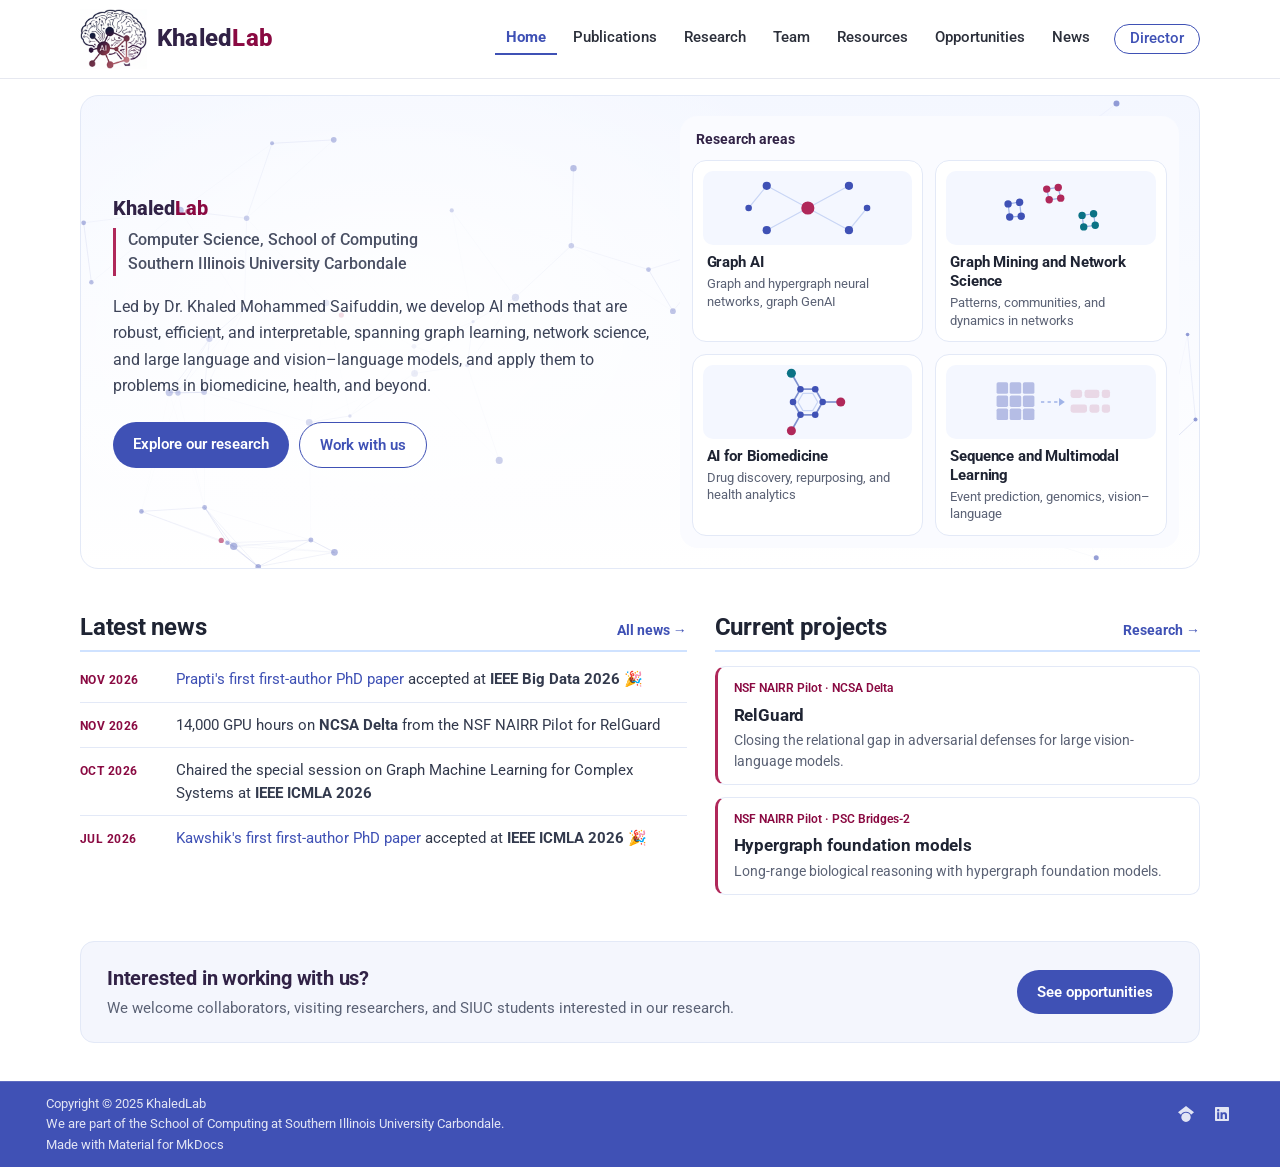
<file: index.html>
<!doctype html>
<html lang="en" class="no-js">
  <head>
    
      <meta charset="utf-8">
      <meta name="viewport" content="width=device-width,initial-scale=1">
      
        <meta name="description" content="Research in Graph Mining, Hypergraph Learning, and Network Medicine">
      
      
      
        <link rel="canonical" href="https://khaledlab.com/">
      
      
      
        <link rel="next" href="publications/">
      
      
      <link rel="icon" href="assets/favicon.png">
      <meta name="generator" content="mkdocs-1.6.1, mkdocs-material-9.6.19">
    
    
      
        <title>KhaledLab</title>
      
    
    
      <link rel="stylesheet" href="assets/stylesheets/main.7e37652d.min.css">
      
        
        <link rel="stylesheet" href="assets/stylesheets/palette.06af60db.min.css">
      
      


    
    
      
    
    
      
        
        
        <link rel="preconnect" href="https://fonts.gstatic.com" crossorigin>
        <link rel="stylesheet" href="https://fonts.googleapis.com/css?family=Roboto:300,300i,400,400i,700,700i%7CRoboto+Mono:400,400i,700,700i&display=fallback">
        <style>:root{--md-text-font:"Roboto";--md-code-font:"Roboto Mono"}</style>
      
    
    
      <link rel="stylesheet" href="assets/css/extra.css">
    
    <script>__md_scope=new URL(".",location),__md_hash=e=>[...e].reduce(((e,_)=>(e<<5)-e+_.charCodeAt(0)),0),__md_get=(e,_=localStorage,t=__md_scope)=>JSON.parse(_.getItem(t.pathname+"."+e)),__md_set=(e,_,t=localStorage,a=__md_scope)=>{try{t.setItem(a.pathname+"."+e,JSON.stringify(_))}catch(e){}}</script>
    
      

    
    
    
  </head>
  
  
    
    
      
    
    
    
    
    <body dir="ltr" data-md-color-scheme="default" data-md-color-primary="indigo" data-md-color-accent="deep-purple">
  
    
    <input class="md-toggle" data-md-toggle="drawer" type="checkbox" id="__drawer" autocomplete="off">
    <input class="md-toggle" data-md-toggle="search" type="checkbox" id="__search" autocomplete="off">
    <label class="md-overlay" for="__drawer"></label>
    <div data-md-component="skip">
      
    </div>
    <div data-md-component="announce">
      
    </div>
    
    
      

<header class="md-header" data-md-component="header">
  <nav class="md-header__inner md-grid" aria-label="Header">
    <a href="." title="KhaledLab" class="md-header__button md-logo" aria-label="KhaledLab" data-md-component="logo">
      
  
  <svg xmlns="http://www.w3.org/2000/svg" viewBox="0 0 24 24"><path d="M12 8a3 3 0 0 0 3-3 3 3 0 0 0-3-3 3 3 0 0 0-3 3 3 3 0 0 0 3 3m0 3.54C9.64 9.35 6.5 8 3 8v11c3.5 0 6.64 1.35 9 3.54 2.36-2.19 5.5-3.54 9-3.54V8c-3.5 0-6.64 1.35-9 3.54"/></svg>

    </a>
    <label class="md-header__button md-icon" for="__drawer">
      
      <svg xmlns="http://www.w3.org/2000/svg" viewBox="0 0 24 24"><path d="M3 6h18v2H3zm0 5h18v2H3zm0 5h18v2H3z"/></svg>
    </label>
    <div class="md-header__title" data-md-component="header-title">
      <div class="md-header__ellipsis">
        <div class="md-header__topic">
          <span class="md-ellipsis">
            KhaledLab
          </span>
        </div>
        <div class="md-header__topic" data-md-component="header-topic">
          <span class="md-ellipsis">
            
              Home
            
          </span>
        </div>
      </div>
    </div>
    
      
        <form class="md-header__option" data-md-component="palette">
  
    
    
    
    <input class="md-option" data-md-color-media="" data-md-color-scheme="default" data-md-color-primary="indigo" data-md-color-accent="deep-purple"  aria-hidden="true"  type="radio" name="__palette" id="__palette_0">
    
  
    
    
    
    <input class="md-option" data-md-color-media="" data-md-color-scheme="slate" data-md-color-primary="indigo" data-md-color-accent="deep-purple"  aria-hidden="true"  type="radio" name="__palette" id="__palette_1">
    
  
</form>
      
    
    
      <script>var palette=__md_get("__palette");if(palette&&palette.color){if("(prefers-color-scheme)"===palette.color.media){var media=matchMedia("(prefers-color-scheme: light)"),input=document.querySelector(media.matches?"[data-md-color-media='(prefers-color-scheme: light)']":"[data-md-color-media='(prefers-color-scheme: dark)']");palette.color.media=input.getAttribute("data-md-color-media"),palette.color.scheme=input.getAttribute("data-md-color-scheme"),palette.color.primary=input.getAttribute("data-md-color-primary"),palette.color.accent=input.getAttribute("data-md-color-accent")}for(var[key,value]of Object.entries(palette.color))document.body.setAttribute("data-md-color-"+key,value)}</script>
    
    
    
      
      
        <label class="md-header__button md-icon" for="__search">
          
          <svg xmlns="http://www.w3.org/2000/svg" viewBox="0 0 24 24"><path d="M9.5 3A6.5 6.5 0 0 1 16 9.5c0 1.61-.59 3.09-1.56 4.23l.27.27h.79l5 5-1.5 1.5-5-5v-.79l-.27-.27A6.52 6.52 0 0 1 9.5 16 6.5 6.5 0 0 1 3 9.5 6.5 6.5 0 0 1 9.5 3m0 2C7 5 5 7 5 9.5S7 14 9.5 14 14 12 14 9.5 12 5 9.5 5"/></svg>
        </label>
        <div class="md-search" data-md-component="search" role="dialog">
  <label class="md-search__overlay" for="__search"></label>
  <div class="md-search__inner" role="search">
    <form class="md-search__form" name="search">
      <input type="text" class="md-search__input" name="query" aria-label="Search" placeholder="Search" autocapitalize="off" autocorrect="off" autocomplete="off" spellcheck="false" data-md-component="search-query" required>
      <label class="md-search__icon md-icon" for="__search">
        
        <svg xmlns="http://www.w3.org/2000/svg" viewBox="0 0 24 24"><path d="M9.5 3A6.5 6.5 0 0 1 16 9.5c0 1.61-.59 3.09-1.56 4.23l.27.27h.79l5 5-1.5 1.5-5-5v-.79l-.27-.27A6.52 6.52 0 0 1 9.5 16 6.5 6.5 0 0 1 3 9.5 6.5 6.5 0 0 1 9.5 3m0 2C7 5 5 7 5 9.5S7 14 9.5 14 14 12 14 9.5 12 5 9.5 5"/></svg>
        
        <svg xmlns="http://www.w3.org/2000/svg" viewBox="0 0 24 24"><path d="M20 11v2H8l5.5 5.5-1.42 1.42L4.16 12l7.92-7.92L13.5 5.5 8 11z"/></svg>
      </label>
      <nav class="md-search__options" aria-label="Search">
        
        <button type="reset" class="md-search__icon md-icon" title="Clear" aria-label="Clear" tabindex="-1">
          
          <svg xmlns="http://www.w3.org/2000/svg" viewBox="0 0 24 24"><path d="M19 6.41 17.59 5 12 10.59 6.41 5 5 6.41 10.59 12 5 17.59 6.41 19 12 13.41 17.59 19 19 17.59 13.41 12z"/></svg>
        </button>
      </nav>
      
        <div class="md-search__suggest" data-md-component="search-suggest"></div>
      
    </form>
    <div class="md-search__output">
      <div class="md-search__scrollwrap" tabindex="0" data-md-scrollfix>
        <div class="md-search-result" data-md-component="search-result">
          <div class="md-search-result__meta">
            Initializing search
          </div>
          <ol class="md-search-result__list" role="presentation"></ol>
        </div>
      </div>
    </div>
  </div>
</div>
      
    
    
  </nav>
  
</header>
    
    <div class="md-container" data-md-component="container">
      
      
        
          
            
<nav class="md-tabs" aria-label="Tabs" data-md-component="tabs">
  <div class="md-grid">
    <ul class="md-tabs__list">
      
        
  
  
  
    
  
  
    <li class="md-tabs__item md-tabs__item--active">
      <a href="." class="md-tabs__link">
        
  
  
    
  
  Home

      </a>
    </li>
  

      
        
  
  
  
  
    <li class="md-tabs__item">
      <a href="publications/" class="md-tabs__link">
        
  
  
    
  
  Publications

      </a>
    </li>
  

      
        
  
  
  
  
    <li class="md-tabs__item">
      <a href="research/" class="md-tabs__link">
        
  
  
    
  
  Research

      </a>
    </li>
  

      
        
  
  
  
  
    <li class="md-tabs__item">
      <a href="team/" class="md-tabs__link">
        
  
  
    
  
  Team

      </a>
    </li>
  

      
        
  
  
  
  
    <li class="md-tabs__item">
      <a href="resources/" class="md-tabs__link">
        
  
  
    
  
  Resources

      </a>
    </li>
  

      
        
  
  
  
  
    <li class="md-tabs__item">
      <a href="opportunities/" class="md-tabs__link">
        
  
  
    
  
  Opportunities

      </a>
    </li>
  

      
        
  
  
  
  
    <li class="md-tabs__item">
      <a href="news/" class="md-tabs__link">
        
  
  
    
  
  News

      </a>
    </li>
  

      
        
  
  
  
  
    <li class="md-tabs__item">
      <a href="director/" class="md-tabs__link">
        
  
  
    
  
  Director

      </a>
    </li>
  

      
    </ul>
  </div>
</nav>
          
        
      
      <main class="md-main" data-md-component="main">
        <div class="md-main__inner md-grid">
          
            
              
                
              
              <div class="md-sidebar md-sidebar--primary" data-md-component="sidebar" data-md-type="navigation" hidden>
                <div class="md-sidebar__scrollwrap">
                  <div class="md-sidebar__inner">
                    


  


  

<nav class="md-nav md-nav--primary md-nav--lifted md-nav--integrated" aria-label="Navigation" data-md-level="0">
  <label class="md-nav__title" for="__drawer">
    <a href="." title="KhaledLab" class="md-nav__button md-logo" aria-label="KhaledLab" data-md-component="logo">
      
  
  <svg xmlns="http://www.w3.org/2000/svg" viewBox="0 0 24 24"><path d="M12 8a3 3 0 0 0 3-3 3 3 0 0 0-3-3 3 3 0 0 0-3 3 3 3 0 0 0 3 3m0 3.54C9.64 9.35 6.5 8 3 8v11c3.5 0 6.64 1.35 9 3.54 2.36-2.19 5.5-3.54 9-3.54V8c-3.5 0-6.64 1.35-9 3.54"/></svg>

    </a>
    KhaledLab
  </label>
  
  <ul class="md-nav__list" data-md-scrollfix>
    
      
      
  
  
    
  
  
  
    <li class="md-nav__item md-nav__item--active">
      
      <input class="md-nav__toggle md-toggle" type="checkbox" id="__toc">
      
      
      
      <a href="." class="md-nav__link md-nav__link--active">
        
  
  
  <span class="md-ellipsis">
    Home
    
  </span>
  

      </a>
      
    </li>
  

    
      
      
  
  
  
  
    <li class="md-nav__item">
      <a href="publications/" class="md-nav__link">
        
  
  
  <span class="md-ellipsis">
    Publications
    
  </span>
  

      </a>
    </li>
  

    
      
      
  
  
  
  
    <li class="md-nav__item">
      <a href="research/" class="md-nav__link">
        
  
  
  <span class="md-ellipsis">
    Research
    
  </span>
  

      </a>
    </li>
  

    
      
      
  
  
  
  
    <li class="md-nav__item">
      <a href="team/" class="md-nav__link">
        
  
  
  <span class="md-ellipsis">
    Team
    
  </span>
  

      </a>
    </li>
  

    
      
      
  
  
  
  
    <li class="md-nav__item">
      <a href="resources/" class="md-nav__link">
        
  
  
  <span class="md-ellipsis">
    Resources
    
  </span>
  

      </a>
    </li>
  

    
      
      
  
  
  
  
    <li class="md-nav__item">
      <a href="opportunities/" class="md-nav__link">
        
  
  
  <span class="md-ellipsis">
    Opportunities
    
  </span>
  

      </a>
    </li>
  

    
      
      
  
  
  
  
    <li class="md-nav__item">
      <a href="news/" class="md-nav__link">
        
  
  
  <span class="md-ellipsis">
    News
    
  </span>
  

      </a>
    </li>
  

    
      
      
  
  
  
  
    <li class="md-nav__item">
      <a href="director/" class="md-nav__link">
        
  
  
  <span class="md-ellipsis">
    Director
    
  </span>
  

      </a>
    </li>
  

    
  </ul>
</nav>
                  </div>
                </div>
              </div>
            
            
          
          
            <div class="md-content" data-md-component="content">
              <article class="md-content__inner md-typeset">
                
                  
  




  <h1>Home</h1>

<div class="kl-home">

<section class="hero">
  <canvas id="hero-graph" aria-hidden="true"></canvas>
  <div class="hero-grid">

    <div class="hero-left">
      <div class="hero-name"><span class="kl-brand">Khaled<span>Lab</span></span></div>
      <div class="hero-affil">Computer Science, School of Computing<br>Southern Illinois University Carbondale</div>
      <p class="hero-sub">Led by Dr. Khaled Mohammed Saifuddin, we develop AI methods that are robust, efficient, and interpretable, spanning graph learning, network science, and large language and vision–language models, and apply them to problems in biomedicine, health, and beyond.</p>
      <div class="hero-actions">
        <a class="btn btn-primary" href="research/">Explore our research</a>
        <a class="btn btn-ghost" href="opportunities/">Work with us</a>
      </div>
    </div>

    <div class="hero-areas">
      <div class="areas-title">Research areas</div>
      <div class="area-grid">

      <a class="area" href="research/">
        <div class="viz">
        <svg viewBox="0 0 160 90" aria-hidden="true">
          <g class="mp-base">
            <line x1="80" y1="45" x2="30" y2="18"/><line x1="80" y1="45" x2="30" y2="72"/>
            <line x1="80" y1="45" x2="130" y2="18"/><line x1="80" y1="45" x2="130" y2="72"/>
            <line x1="30" y1="18" x2="8" y2="45"/><line x1="130" y1="72" x2="152" y2="45"/>
          </g>
          <g class="mp-flow">
            <line x1="80" y1="45" x2="30" y2="18"/><line x1="80" y1="45" x2="30" y2="72"/>
            <line x1="80" y1="45" x2="130" y2="18"/><line x1="80" y1="45" x2="130" y2="72"/>
          </g>
          <g class="mp-nodes">
            <circle cx="30" cy="18" r="5"/><circle cx="30" cy="72" r="5"/>
            <circle cx="130" cy="18" r="5"/><circle cx="130" cy="72" r="5"/>
            <circle cx="8" cy="45" r="4"/><circle cx="152" cy="45" r="4"/>
          </g>
          <circle class="mp-ring" cx="80" cy="45" r="7"/>
          <circle class="mp-center" cx="80" cy="45" r="7"/>
        </svg>
        </div>
        <div class="area-text">
          <h3>Graph AI</h3>
          <p>Graph and hypergraph neural networks, graph GenAI</p>
        </div>
      </a>

      <a class="area" href="research/">
        <div class="viz">
        <svg viewBox="0 0 160 90" aria-hidden="true">
          <g class="cm-edges">
            <line x1="28" y1="40" x2="42" y2="38"/><line x1="28" y1="40" x2="30" y2="56"/><line x1="42" y1="38" x2="44" y2="55"/><line x1="30" y1="56" x2="44" y2="55"/>
            <line x1="75" y1="22" x2="89" y2="20"/><line x1="75" y1="22" x2="78" y2="35"/><line x1="89" y1="20" x2="92" y2="33"/><line x1="78" y1="35" x2="92" y2="33"/>
            <line x1="118" y1="54" x2="132" y2="52"/><line x1="118" y1="54" x2="120" y2="68"/><line x1="132" y1="52" x2="134" y2="66"/><line x1="120" y1="68" x2="134" y2="66"/>
          </g>
          <g class="cm-a">
            <circle cx="28" cy="40" r="4.5" style="--dx:40px;--dy:-14px"/><circle cx="42" cy="38" r="4.5" style="--dx:62px;--dy:20px"/>
            <circle cx="30" cy="56" r="4.5" style="--dx:18px;--dy:-30px"/><circle cx="44" cy="55" r="4.5" style="--dx:-12px;--dy:22px"/>
          </g>
          <g class="cm-b">
            <circle cx="75" cy="22" r="4.5" style="--dx:-40px;--dy:30px"/><circle cx="89" cy="20" r="4.5" style="--dx:28px;--dy:42px"/>
            <circle cx="78" cy="35" r="4.5" style="--dx:-20px;--dy:36px"/><circle cx="92" cy="33" r="4.5" style="--dx:40px;--dy:18px"/>
          </g>
          <g class="cm-c">
            <circle cx="118" cy="54" r="4.5" style="--dx:-58px;--dy:-10px"/><circle cx="132" cy="52" r="4.5" style="--dx:-24px;--dy:-34px"/>
            <circle cx="120" cy="68" r="4.5" style="--dx:-70px;--dy:-30px"/><circle cx="134" cy="66" r="4.5" style="--dx:-10px;--dy:-48px"/>
          </g>
        </svg>
        </div>
        <div class="area-text">
          <h3>Graph Mining and Network Science</h3>
          <p>Patterns, communities, and dynamics in networks</p>
        </div>
      </a>

      <a class="area" href="research/">
        <div class="viz">
        <svg viewBox="0 0 160 90" aria-hidden="true">
          <g class="mol">
            <polygon class="mol-ring" points="98,45 89,60.6 71,60.6 62,45 71,29.4 89,29.4"/>
            <polygon class="mol-inner" points="92,45 86,55.4 74,55.4 68,45 74,34.6 86,34.6"/>
            <line class="mol-bond" x1="98" y1="45" x2="120" y2="45"/>
            <line class="mol-bond" x1="71" y1="29.4" x2="60" y2="10"/>
            <line class="mol-bond" x1="71" y1="60.6" x2="60" y2="80"/>
            <circle class="atom-c" cx="98" cy="45" r="4"/><circle class="atom-c" cx="89" cy="60.6" r="4"/>
            <circle class="atom-c" cx="71" cy="60.6" r="4"/><circle class="atom-c" cx="62" cy="45" r="4"/>
            <circle class="atom-c" cx="71" cy="29.4" r="4"/><circle class="atom-c" cx="89" cy="29.4" r="4"/>
            <circle class="atom-o" cx="120" cy="45" r="5.5"/>
            <circle class="atom-n" cx="60" cy="10" r="5.5"/>
            <circle class="atom-o" cx="60" cy="80" r="5.5"/>
          </g>
        </svg>
        </div>
        <div class="area-text">
          <h3>AI for Biomedicine</h3>
          <p>Drug discovery, repurposing, and health analytics</p>
        </div>
      </a>

      <a class="area" href="research/">
        <div class="viz">
        <svg viewBox="0 0 160 90" aria-hidden="true">
          <g class="vlm-patches">
            <rect x="14" y="21" width="14" height="14" rx="2" style="--i:0"/><rect x="30" y="21" width="14" height="14" rx="2" style="--i:1"/><rect x="46" y="21" width="14" height="14" rx="2" style="--i:2"/>
            <rect x="14" y="37" width="14" height="14" rx="2" style="--i:3"/><rect x="30" y="37" width="14" height="14" rx="2" style="--i:4"/><rect x="46" y="37" width="14" height="14" rx="2" style="--i:5"/>
            <rect x="14" y="53" width="14" height="14" rx="2" style="--i:6"/><rect x="30" y="53" width="14" height="14" rx="2" style="--i:7"/><rect x="46" y="53" width="14" height="14" rx="2" style="--i:8"/>
          </g>
          <line class="vlm-arrow" x1="68" y1="45" x2="90" y2="45"/>
          <polygon class="vlm-head" points="90,40 97,45 90,50"/>
          <g class="vlm-tokens">
            <rect x="104" y="30" width="14" height="10" rx="3" style="--i:0"/><rect x="121" y="30" width="18" height="10" rx="3" style="--i:1"/><rect x="142" y="30" width="10" height="10" rx="3" style="--i:2"/>
            <rect x="104" y="48" width="20" height="10" rx="3" style="--i:3"/><rect x="127" y="48" width="12" height="10" rx="3" style="--i:4"/><rect x="142" y="48" width="10" height="10" rx="3" style="--i:5"/>
          </g>
        </svg>
        </div>
        <div class="area-text">
          <h3>Sequence and Multimodal Learning</h3>
          <p>Event prediction, genomics, vision–language</p>
        </div>
      </a>

      </div>
    </div>

  </div>
</section>

<section class="duo" style="margin-top:10px">
  <div class="duo-col">
    <div class="kl-h2-row">
      <h2 class="kl-h2">Latest news</h2>
      <a class="kl-more" href="news/">All news →</a>
    </div>
    <ul class="mini-news">
      <li><span class="mn-date">NOV 2026</span><div><a href="http://arxiv.org/abs/2611.26913" target="_blank" rel="noopener">Prapti's first first-author PhD paper</a> accepted at <strong>IEEE Big Data 2026</strong> 🎉</div></li>
      <li><span class="mn-date">NOV 2026</span><div>14,000 GPU hours on <strong>NCSA Delta</strong> from the NSF NAIRR Pilot for RelGuard</div></li>
      <li><span class="mn-date">OCT 2026</span><div>Chaired the special session on Graph Machine Learning for Complex Systems at <strong>IEEE ICMLA 2026</strong></div></li>
      <li><span class="mn-date">JUL 2026</span><div><a href="https://arxiv.org/pdf/2607.23338" target="_blank" rel="noopener">Kawshik's first first-author PhD paper</a> accepted at <strong>IEEE ICMLA 2026</strong> 🎉</div></li>
    </ul>
  </div>
  <div class="duo-col">
    <div class="kl-h2-row">
      <h2 class="kl-h2">Current projects</h2>
      <a class="kl-more" href="research/">Research →</a>
    </div>
    <a class="proj" href="research/">
      <div class="proj-tag">NSF NAIRR Pilot · NCSA Delta</div>
      <h3>RelGuard</h3>
      <p>Closing the relational gap in adversarial defenses for large vision-language models.</p>
    </a>
    <a class="proj" href="research/">
      <div class="proj-tag">NSF NAIRR Pilot · PSC Bridges-2</div>
      <h3>Hypergraph foundation models</h3>
      <p>Long-range biological reasoning with hypergraph foundation models.</p>
    </a>
  </div>
</section>

<section class="join">
  <div>
    <h2>Interested in working with us?</h2>
    <p>We welcome collaborators, visiting researchers, and SIUC students interested in our research.</p>
  </div>
  <a class="btn btn-primary" href="opportunities/">See opportunities</a>
</section>

</div>

<style>
.kl-home {
  --kl-blue: #3f51b5;
  --kl-blue-soft: #e7f1ff;
  --kl-line: #e3e9f7;
  --kl-accent: #b0285a;
  --kl-teal: #0b7285;
  --kl-ink: #1f2433;
  --kl-muted: #5b6275;
}

/* ---------- Hero ---------- */
.kl-home .hero {
  position: relative;
  overflow: hidden;
  border-radius: 18px;
  border: 1px solid var(--kl-line);
  background: linear-gradient(180deg, #f4f7ff 0%, #ffffff 100%);
  padding: 32px 32px;
}
.kl-home #hero-graph {
  position: absolute;
  inset: 0;
  width: 100%;
  height: 100%;
}
.kl-home .hero::after {
  content: "";
  position: absolute;
  inset: 0;
  pointer-events: none;
  background: radial-gradient(ellipse 45% 70% at 28% 50%, rgba(255,255,255,0.92) 0%, rgba(255,255,255,0) 100%);
}
.kl-home .hero-grid {
  position: relative;
  z-index: 1;
  display: grid;
  grid-template-columns: 1.15fr 1fr;
  gap: 32px;
  align-items: center;
}
.kl-home .hero-name {
  font-size: 20px;
  line-height: 1.2;
  margin: 0 0 8px;
}
.kl-home .hero-affil {
  font-size: 16px;
  line-height: 1.5;
  font-weight: 500;
  color: #4a5064;
  padding-left: 12px;
  border-left: 3px solid #b0285a;
  margin: 0 0 18px;
}
.kl-home .hero-lead {
  font-size: 21px;
  line-height: 1.5;
  font-weight: 500;
  color: var(--kl-ink);
  margin: 0 0 12px;
}
.kl-home .hero-sub {
  font-size: 16px;
  line-height: 1.65;
  color: #3d4459;
  margin: 0 0 22px;
}

/* ---------- Research areas (hero er dan e, 2x2 tile) ---------- */
.kl-home .hero-areas {
  display: flex; flex-direction: column; gap: 10px;
  background: #fafbff;
  border-radius: 18px;
  padding: 12px;
  margin: -12px;
}
.kl-home .areas-title {
  font-size: 14px;
  font-weight: 700;
  color: #312246;
  margin: 0 0 0 4px;
  color: #312246;
}
.kl-home .area-grid { display: grid; grid-template-columns: 1fr 1fr; gap: 12px; }
.kl-home .area {
  display: flex;
  flex-direction: column;
  background: #fff;
  border: 1px solid var(--kl-line);
  border-radius: 14px;
  padding: 10px 10px 12px;
  color: inherit;
  text-decoration: none;
  transition: transform 0.2s ease, border-color 0.2s ease, box-shadow 0.2s ease;
}
.kl-home .area:hover {
  transform: translateY(-2px);
  border-color: #a5c8ff;
  box-shadow: 0 8px 20px rgba(63, 81, 181, 0.12);
  color: inherit;
}
.kl-home .area:focus-visible { outline: 3px solid #a5c8ff; outline-offset: 2px; }
.kl-home .area .viz {
  height: 74px;
  background: #f4f7ff;
  border-radius: 10px;
  margin-bottom: 9px;
}
.kl-home .area-text { padding: 0 4px; }
.kl-home .area h3 {
  font-size: 14.5px;
  font-weight: 700;
  color: var(--kl-ink);
  margin: 0 0 2px;
  line-height: 1.3;
}
.kl-home .area p {
  font-size: 12.5px;
  line-height: 1.4;
  color: var(--kl-muted);
  margin: 0;
}

.kl-home .hero-actions {
  display: flex;
  justify-content: flex-start;
  flex-wrap: wrap;
  gap: 10px;
}
.kl-home .btn {
  display: inline-block;
  padding: 10px 20px;
  border-radius: 999px;
  font-size: 15px;
  font-weight: 600;
  text-decoration: none;
  transition: background 0.2s ease, color 0.2s ease;
}
.kl-home .btn-primary { background: var(--kl-blue); color: #fff; }
.kl-home .btn-primary:hover { background: #303f9f; color: #fff; }
.kl-home .btn-ghost { background: #fff; color: var(--kl-blue); border: 1.5px solid var(--kl-blue); }
.kl-home .btn-ghost:hover { background: var(--kl-blue-soft); color: var(--kl-blue); }
.kl-home .btn:focus-visible { outline: 3px solid #a5c8ff; outline-offset: 2px; }

/* ---------- Section headings ---------- */
.kl-home .kl-h2-row {
  display: flex;
  align-items: baseline;
  justify-content: space-between;
  gap: 12px;
  margin: 32px 0 14px;
  padding-bottom: 6px;
  border-bottom: 2px solid #cfe2ff;
}
.kl-home .kl-h2 {
  font-size: 24px;
  font-weight: 700;
  color: var(--kl-ink);
  margin: 0 !important;
  padding: 0;
  border: none;
}
.kl-home .kl-more {
  font-size: 14px;
  font-weight: 700;
  color: var(--kl-blue);
  text-decoration: none;
  white-space: nowrap;
}
.kl-home .kl-more:hover { text-decoration: underline; }

/* ---------- News ---------- */
.kl-home .news-list {
  list-style: none;
  margin: 0;
  padding: 4px 18px;
  background: #fff;
  border: 1px solid var(--kl-line);
  border-left: 4px solid var(--kl-accent);
  border-radius: 10px;
}
.kl-home .news-list li {
  display: flex;
  align-items: flex-start;
  gap: 12px;
  margin: 0;
  padding: 12px 0;
  border-top: 1px solid var(--kl-line);
  font-size: 15px;
  line-height: 1.55;
  color: #333a4d;
}
.kl-home .news-list li:first-child { border-top: none; }
.kl-home .news-list a { color: var(--kl-blue); text-decoration: none; }
.kl-home .news-list a:hover { text-decoration: underline; }
.kl-home .news-tag {
  flex-shrink: 0;
  background: var(--kl-accent);
  color: #fff;
  font-size: 12px;
  font-weight: 700;
  padding: 2px 10px;
  border-radius: 999px;
  margin-top: 2px;
}

.kl-home .viz svg { width: 100%; height: 100%; display: block; }

/* Animation shudhu card screen-e thakle chole */
.kl-home .viz * { animation-play-state: paused; }
.kl-home .area.in-view .viz * { animation-play-state: running; }

/* 1. Message passing */
.kl-home .mp-base line { stroke: #c9d6f5; stroke-width: 1.5; }
.kl-home .mp-flow line {
  stroke: var(--kl-accent);
  stroke-width: 2.5;
  stroke-linecap: round;
  stroke-dasharray: 3 60;
  animation: kl-dash 1.8s linear infinite;
}
.kl-home .mp-nodes circle { fill: var(--kl-blue); }
.kl-home .mp-center { fill: var(--kl-accent); }
.kl-home .mp-ring {
  fill: none;
  stroke: var(--kl-accent);
  stroke-width: 2;
  transform-box: fill-box;
  transform-origin: center;
  animation: kl-ring 1.8s ease-out infinite;
}
@keyframes kl-dash { from { stroke-dashoffset: 63; } to { stroke-dashoffset: 0; } }
@keyframes kl-ring {
  0% { transform: scale(1); opacity: 0.8; }
  100% { transform: scale(2.6); opacity: 0; }
}

/* 2. Community detection */
.kl-home .cm-a circle { fill: var(--kl-blue); }
.kl-home .cm-b circle { fill: var(--kl-accent); }
.kl-home .cm-c circle { fill: var(--kl-teal); }
.kl-home .cm-a circle, .kl-home .cm-b circle, .kl-home .cm-c circle {
  animation: kl-gather 6s ease-in-out infinite;
}
.kl-home .cm-edges line {
  stroke: #9fb3e8;
  stroke-width: 1.5;
  animation: kl-edges 6s ease-in-out infinite;
}
@keyframes kl-gather {
  0%, 12% { transform: translate(var(--dx), var(--dy)); }
  42%, 82% { transform: translate(0, 0); }
  100% { transform: translate(var(--dx), var(--dy)); }
}
@keyframes kl-edges {
  0%, 38% { opacity: 0; }
  50%, 78% { opacity: 1; }
  92%, 100% { opacity: 0; }
}

/* 3. Molecule */
.kl-home .mol {
  transform-origin: 80px 45px;
  animation: kl-spin 14s linear infinite;
}
.kl-home .mol-ring { fill: none; stroke: #7d8fcf; stroke-width: 2; }
.kl-home .mol-inner { fill: none; stroke: #c9d6f5; stroke-width: 1.5; }
.kl-home .mol-bond { stroke: #7d8fcf; stroke-width: 2; }
.kl-home .atom-c { fill: var(--kl-blue); }
.kl-home .atom-o { fill: var(--kl-accent); }
.kl-home .atom-n { fill: var(--kl-teal); }
@keyframes kl-spin { to { transform: rotate(360deg); } }

/* 4. Vision-language */
.kl-home .vlm-patches rect {
  fill: var(--kl-blue);
  opacity: 0.35;
  animation: kl-patch 4s ease-in-out infinite;
  animation-delay: calc(var(--i) * 0.18s);
}
.kl-home .vlm-arrow {
  stroke: #9fb3e8;
  stroke-width: 2;
  stroke-dasharray: 4 4;
  animation: kl-arrow 0.8s linear infinite;
}
.kl-home .vlm-head { fill: #9fb3e8; }
.kl-home .vlm-tokens rect {
  fill: var(--kl-accent);
  opacity: 0.15;
  animation: kl-token 4s ease-in-out infinite;
  animation-delay: calc(1.4s + var(--i) * 0.22s);
}
@keyframes kl-patch {
  0%, 100% { opacity: 0.35; }
  8%, 18% { opacity: 1; }
  30% { opacity: 0.35; }
}
@keyframes kl-arrow { to { stroke-dashoffset: -8; } }
@keyframes kl-token {
  0% { opacity: 0.15; }
  10%, 55% { opacity: 1; }
  75%, 100% { opacity: 0.15; }
}


/* ---------- News + projects side by side ---------- */
.kl-home .duo { display: grid; grid-template-columns: 1.25fr 1fr; gap: 28px; }
.kl-home .mini-news { list-style: none; margin: 0 !important; padding: 0 !important; }
.kl-home .mini-news li {
  display: grid; grid-template-columns: 84px 1fr; gap: 12px;
  margin: 0 !important; padding: 11px 0; border-top: 1px solid var(--kl-line);
  font-size: 15px; line-height: 1.5; color: #333a4d;
}
.kl-home .mini-news li:first-child { border-top: none; padding-top: 2px; }
.kl-home .mini-news a { color: var(--kl-blue); text-decoration: none; }
.kl-home .mini-news a:hover { text-decoration: underline; }
.kl-home .mn-date { font-size: 12px; font-weight: 700; letter-spacing: 0.04em; color: #8a0a42; padding-top: 3px; }
.kl-home .proj {
  display: block; background: #fff; border: 1px solid var(--kl-line); border-left: 3px solid #b0285a;
  border-radius: 10px; padding: 12px 16px; margin-bottom: 12px; color: inherit; text-decoration: none;
  transition: box-shadow 0.2s ease;
}
.kl-home .proj:hover { box-shadow: 0 4px 14px rgba(49, 34, 70, 0.08); color: inherit; }
.kl-home .proj-tag { font-size: 12px; font-weight: 600; color: #8a0a42; }
.kl-home .proj h3 { font-size: 17px; font-weight: 700; color: var(--kl-ink); margin: 4px 0 2px; }
.kl-home .proj p { font-size: 14px; line-height: 1.5; color: var(--kl-muted); margin: 0; }

/* ---------- Join strip ---------- */
.kl-home .join {
  display: flex; align-items: center; justify-content: space-between; gap: 20px; flex-wrap: wrap;
  margin: 34px 0 8px; padding: 22px 26px;
  background: #f4f6fd; border: 1px solid var(--kl-line); border-radius: 14px;
}
.kl-home .join h2 { font-size: 20px; font-weight: 700; color: #312246; margin: 0 0 4px !important; padding: 0; border: none; }
.kl-home .join p { margin: 0; color: var(--kl-muted); font-size: 15px; }

@media (max-width: 860px) {
  .kl-home .duo { grid-template-columns: 1fr; gap: 6px; }
}

/* Tablet + mobile: ek column */
@media (max-width: 860px) {
  .kl-home .hero-grid { grid-template-columns: 1fr; gap: 22px; }
  .kl-home .hero::after {
    background: radial-gradient(ellipse 80% 40% at 50% 25%, rgba(255,255,255,0.92) 0%, rgba(255,255,255,0) 100%);
  }
}
@media (max-width: 600px) {
  .kl-home .hero { padding: 22px 16px; }
  .kl-home .hero-name {
  font-size: 22px;
  line-height: 1.2;
  margin: 0 0 8px;
}
.kl-home .hero-affil {
  font-size: 16px;
  line-height: 1.5;
  font-weight: 500;
  color: #4a5064;
  padding-left: 12px;
  border-left: 3px solid #b0285a;
  margin: 0 0 18px;
}
.kl-home .hero-lead { font-size: 18px; }
  .kl-home .hero-sub { font-size: 15px; }
  .kl-home .area .viz { height: 60px; }
  .kl-home .kl-h2 { font-size: 21px; }
}

/* Reduce motion chalu thakle shob animation bondho */
@media (prefers-reduced-motion: reduce) {
  .kl-home .viz * { animation: none !important; }
}
</style>

<script>
(function () {
  var canvas = document.getElementById('hero-graph');
  if (!canvas) return;
  var hero = canvas.parentElement;
  var ctx = canvas.getContext('2d');
  var reduce = window.matchMedia('(prefers-reduced-motion: reduce)').matches;
  var LINK = 130;
  var W, H, nodes = [], pulses = [], mouse = { x: -9999, y: -9999 };
  var running = false, raf;

  function resize() {
    var dpr = Math.min(window.devicePixelRatio || 1, 2);
    W = hero.clientWidth; H = hero.clientHeight;
    canvas.width = W * dpr; canvas.height = H * dpr;
    ctx.setTransform(dpr, 0, 0, dpr, 0, 0);
    var n = Math.round(Math.min(70, Math.max(24, (W * H) / 9000)));
    nodes = [];
    for (var i = 0; i < n; i++) {
      nodes.push({
        x: Math.random() * W, y: Math.random() * H,
        vx: (Math.random() - 0.5) * 0.35, vy: (Math.random() - 0.5) * 0.35,
        r: 1.6 + Math.random() * 2.2
      });
    }
    pulses = [];
  }

  function dist(a, b) { return Math.hypot(a.x - b.x, a.y - b.y); }

  function step() {
    nodes.forEach(function (p) {
      p.x += p.vx; p.y += p.vy;
      if (p.x < 0 || p.x > W) p.vx *= -1;
      if (p.y < 0 || p.y > H) p.vy *= -1;
      var dx = p.x - mouse.x, dy = p.y - mouse.y, d2 = dx * dx + dy * dy;
      if (d2 < 10000) { var d = Math.sqrt(d2) || 1; p.x += (dx / d) * 1.2; p.y += (dy / d) * 1.2; }
    });
    if (pulses.length < 7 && Math.random() < 0.05) {
      var a = nodes[(Math.random() * nodes.length) | 0];
      var nbrs = nodes.filter(function (b) { return b !== a && dist(a, b) < LINK; });
      if (nbrs.length) pulses.push({ a: a, b: nbrs[(Math.random() * nbrs.length) | 0], t: 0 });
    }
    pulses.forEach(function (p) { p.t += 0.018; });
    pulses = pulses.filter(function (p) { return p.t < 1 && dist(p.a, p.b) < LINK * 1.2; });
  }

  function draw() {
    ctx.clearRect(0, 0, W, H);
    for (var i = 0; i < nodes.length; i++) {
      for (var j = i + 1; j < nodes.length; j++) {
        var d = dist(nodes[i], nodes[j]);
        if (d < LINK) {
          ctx.strokeStyle = 'rgba(63,81,181,' + (0.22 * (1 - d / LINK)) + ')';
          ctx.lineWidth = 1;
          ctx.beginPath(); ctx.moveTo(nodes[i].x, nodes[i].y); ctx.lineTo(nodes[j].x, nodes[j].y); ctx.stroke();
        }
      }
    }
    ctx.fillStyle = 'rgba(63,81,181,0.55)';
    nodes.forEach(function (p) { ctx.beginPath(); ctx.arc(p.x, p.y, p.r, 0, Math.PI * 2); ctx.fill(); });
    ctx.fillStyle = 'rgba(176,40,90,0.85)';
    pulses.forEach(function (p) {
      var x = p.a.x + (p.b.x - p.a.x) * p.t, y = p.a.y + (p.b.y - p.a.y) * p.t;
      ctx.beginPath(); ctx.arc(x, y, 2.6, 0, Math.PI * 2); ctx.fill();
    });
  }

  function loop() { if (!running) return; step(); draw(); raf = requestAnimationFrame(loop); }
  function start() { if (running || reduce) return; running = true; loop(); }
  function stop() { running = false; cancelAnimationFrame(raf); }

  resize(); draw();

  var t;
  window.addEventListener('resize', function () { clearTimeout(t); t = setTimeout(function () { resize(); draw(); }, 150); });
  hero.addEventListener('pointermove', function (e) {
    var r = hero.getBoundingClientRect(); mouse.x = e.clientX - r.left; mouse.y = e.clientY - r.top;
  });
  hero.addEventListener('pointerleave', function () { mouse.x = mouse.y = -9999; });
  document.addEventListener('visibilitychange', function () { document.hidden ? stop() : start(); });

  if ('IntersectionObserver' in window) {
    new IntersectionObserver(function (es) { es[0].isIntersecting ? start() : stop(); }).observe(hero);
  } else { start(); }

  /* Research area-r animation shudhu screen-e thakle */
  var cards = document.querySelectorAll('.kl-home .area');
  if ('IntersectionObserver' in window) {
    var io = new IntersectionObserver(function (es) {
      es.forEach(function (e) { e.target.classList.toggle('in-view', e.isIntersecting); });
    }, { threshold: 0.4 });
    cards.forEach(function (c) { io.observe(c); });
  } else {
    cards.forEach(function (c) { c.classList.add('in-view'); });
  }
})();
</script>







  
  




  



                
              </article>
            </div>
          
          
  <script>var tabs=__md_get("__tabs");if(Array.isArray(tabs))e:for(var set of document.querySelectorAll(".tabbed-set")){var labels=set.querySelector(".tabbed-labels");for(var tab of tabs)for(var label of labels.getElementsByTagName("label"))if(label.innerText.trim()===tab){var input=document.getElementById(label.htmlFor);input.checked=!0;continue e}}</script>

<script>var target=document.getElementById(location.hash.slice(1));target&&target.name&&(target.checked=target.name.startsWith("__tabbed_"))</script>
        </div>
        
      </main>
      
        <footer class="md-footer">
  
  <div class="md-footer-meta md-typeset">
    <div class="md-footer-meta__inner md-grid">
      <div class="md-copyright">
  
    <div class="md-copyright__highlight">
      Copyright &copy; 2025 KhaledLab <br> We are part of the School of Computing at Southern Illinois University Carbondale. 
    </div>
  
  
    Made with
    <a href="https://squidfunk.github.io/mkdocs-material/" target="_blank" rel="noopener">
      Material for MkDocs
    </a>
  
</div>
      
        
<div class="md-social">
  
    
    
    
    
    <a href="https://scholar.google.com/citations?user=_jR1BrsAAAAJ&hl=en" target="_blank" rel="noopener" title="Google Scholar" class="md-social__link">
      <svg xmlns="http://www.w3.org/2000/svg" viewBox="0 0 512 512"><!--! Font Awesome Free 7.0.0 by @fontawesome - https://fontawesome.com License - https://fontawesome.com/license/free (Icons: CC BY 4.0, Fonts: SIL OFL 1.1, Code: MIT License) Copyright 2025 Fonticons, Inc.--><path fill="currentColor" d="M390.9 298.5s0 .1.1.1c9.2 19.4 14.4 41.1 14.4 64C405.3 445.1 338.5 512 256 512s-149.3-66.9-149.3-149.3c0-22.9 5.2-44.6 14.4-64 1.7-3.6 3.6-7.2 5.6-10.7q6.6-11.4 15-21.3c27.4-32.6 68.5-53.3 114.4-53.3 33.6 0 64.6 11.1 89.6 29.9 9.1 6.9 17.4 14.7 24.8 23.5 5.6 6.6 10.6 13.8 15 21.3 2 3.4 3.8 7 5.5 10.5zm26.4-18.8c-30.1-58.4-91-98.4-161.3-98.4s-131.2 40-161.3 98.4L0 202.7 256 0l256 202.7-94.7 77.1z"/></svg>
    </a>
  
    
    
    
    
    <a href="https://www.linkedin.com/in/kms026/" target="_blank" rel="noopener" title="LinkedIn" class="md-social__link">
      <svg xmlns="http://www.w3.org/2000/svg" viewBox="0 0 448 512"><!--! Font Awesome Free 7.0.0 by @fontawesome - https://fontawesome.com License - https://fontawesome.com/license/free (Icons: CC BY 4.0, Fonts: SIL OFL 1.1, Code: MIT License) Copyright 2025 Fonticons, Inc.--><path fill="currentColor" d="M416 32H31.9C14.3 32 0 46.5 0 64.3v383.4C0 465.5 14.3 480 31.9 480H416c17.6 0 32-14.5 32-32.3V64.3c0-17.8-14.4-32.3-32-32.3M135.4 416H69V202.2h66.5V416zM102.2 96a38.5 38.5 0 1 1 0 77 38.5 38.5 0 1 1 0-77m282.1 320h-66.4V312c0-24.8-.5-56.7-34.5-56.7-34.6 0-39.9 27-39.9 54.9V416h-66.4V202.2h63.7v29.2h.9c8.9-16.8 30.6-34.5 62.9-34.5 67.2 0 79.7 44.3 79.7 101.9z"/></svg>
    </a>
  
</div>
      
    </div>
  </div>
</footer>
      
    </div>
    <div class="md-dialog" data-md-component="dialog">
      <div class="md-dialog__inner md-typeset"></div>
    </div>
    
    
    
      
      <script id="__config" type="application/json">{"base": ".", "features": ["navigation.tabs", "content.code.copy", "content.tabs.link", "search.highlight", "search.suggest", "toc.integrate"], "search": "assets/javascripts/workers/search.973d3a69.min.js", "tags": null, "translations": {"clipboard.copied": "Copied to clipboard", "clipboard.copy": "Copy to clipboard", "search.result.more.one": "1 more on this page", "search.result.more.other": "# more on this page", "search.result.none": "No matching documents", "search.result.one": "1 matching document", "search.result.other": "# matching documents", "search.result.placeholder": "Type to start searching", "search.result.term.missing": "Missing", "select.version": "Select version"}, "version": null}</script>
    
    
      <script src="assets/javascripts/bundle.92b07e13.min.js"></script>
      
        <script src="assets/js/menu.js"></script>
      
    
  </body>
</html>
</file>
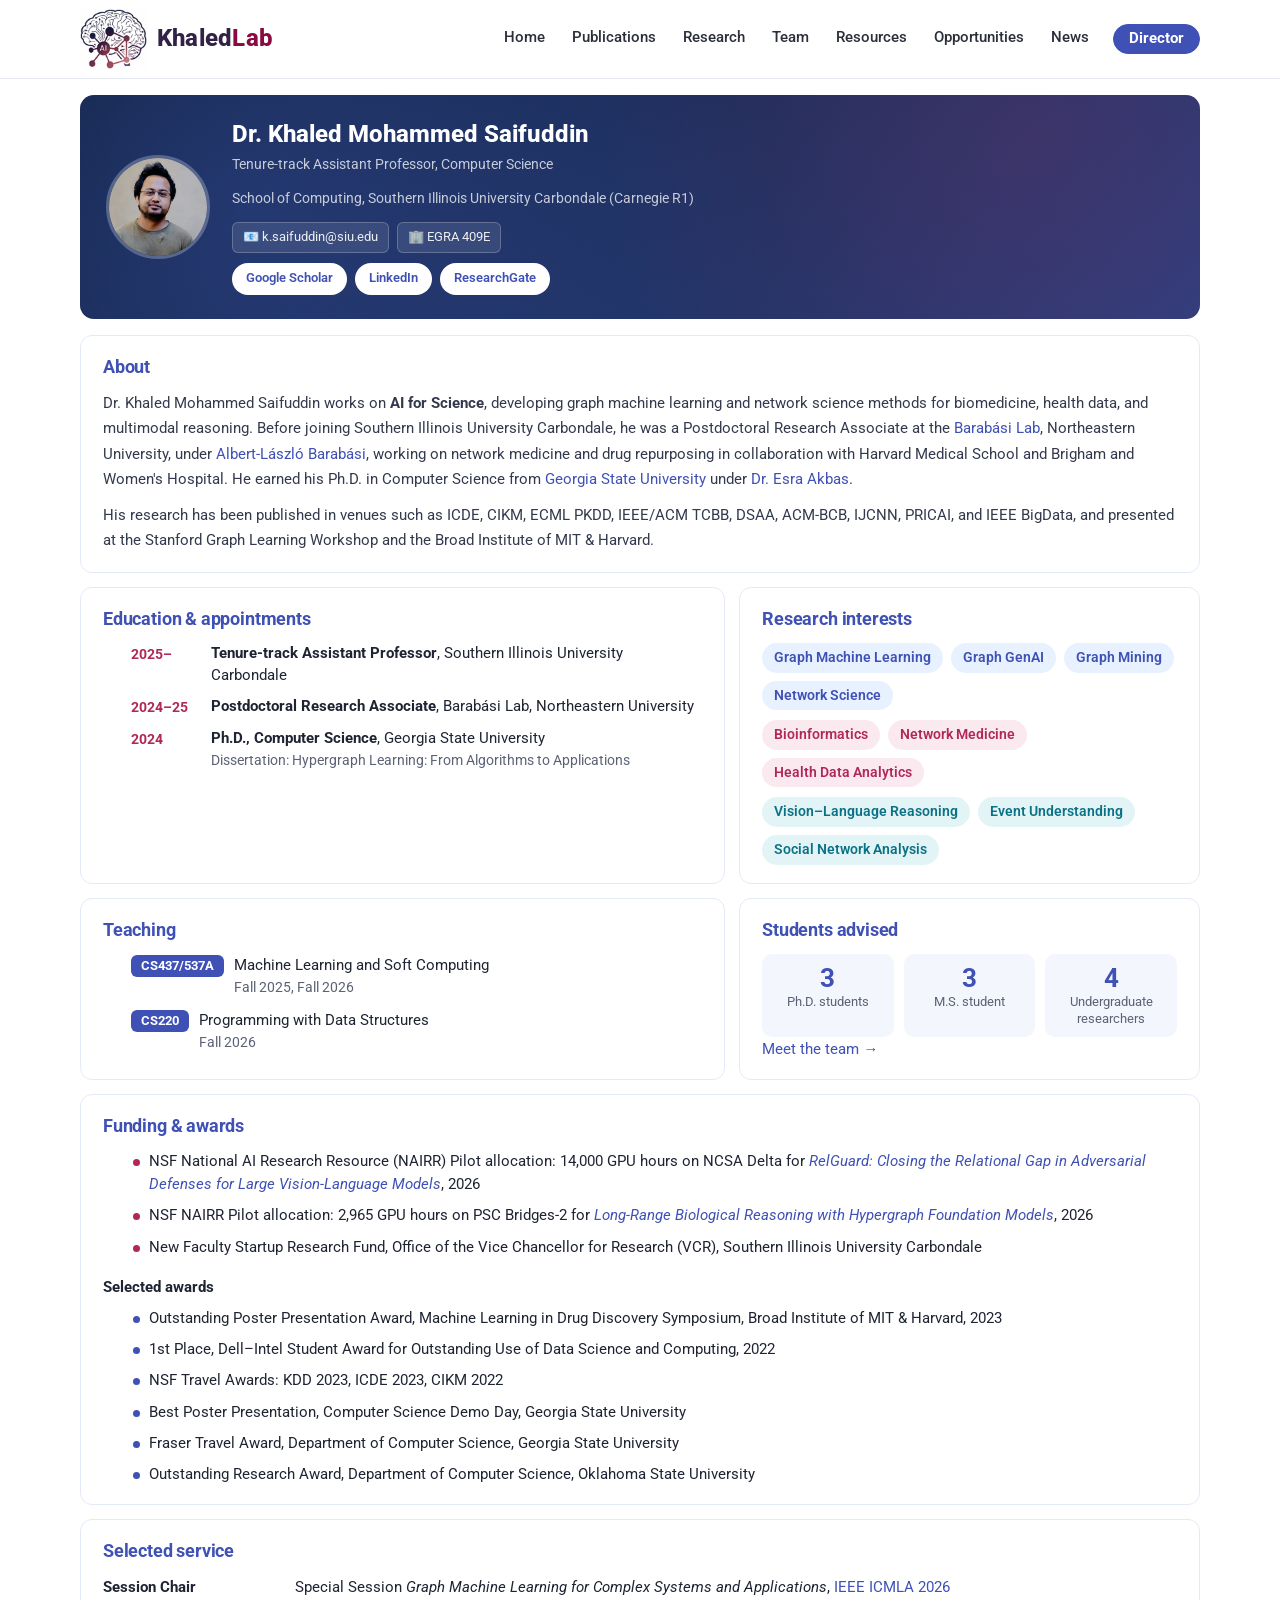
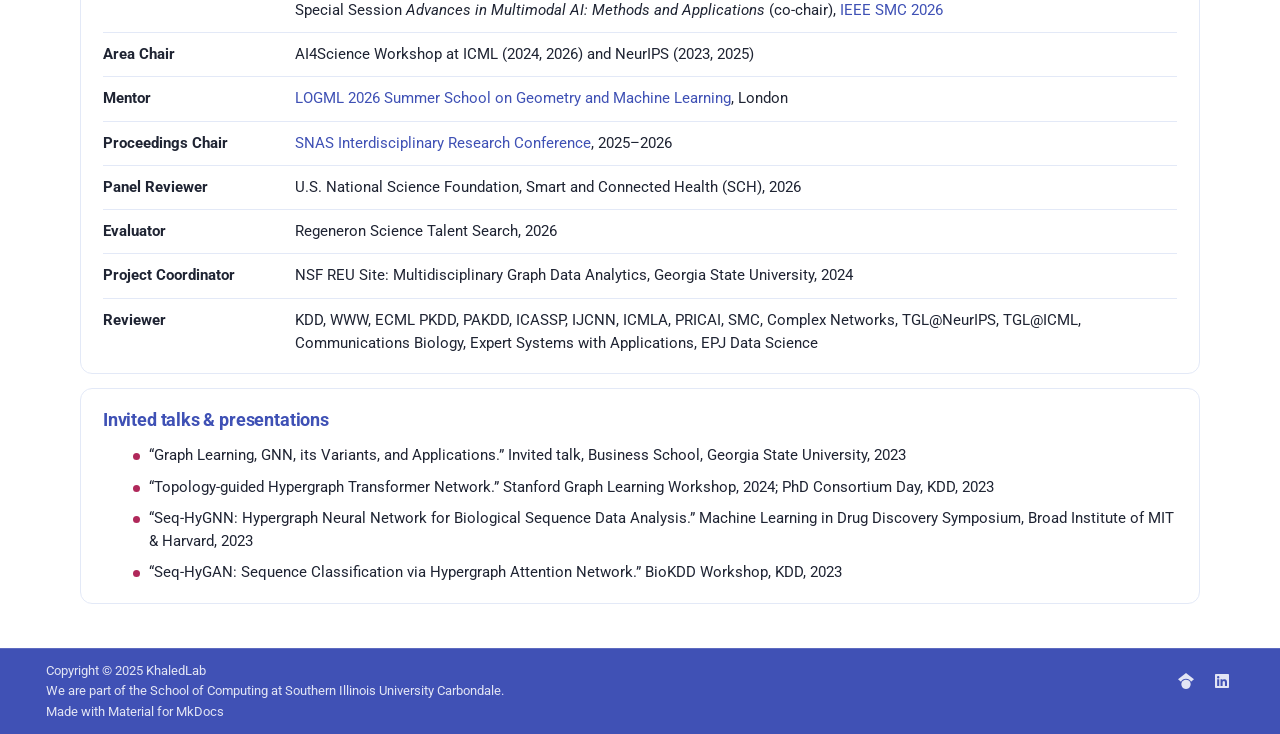
<file: director/index.html>
<!doctype html>
<html lang="en" class="no-js">
  <head>
    
      <meta charset="utf-8">
      <meta name="viewport" content="width=device-width,initial-scale=1">
      
        <meta name="description" content="Research in Graph Mining, Hypergraph Learning, and Network Medicine">
      
      
      
        <link rel="canonical" href="https://khaledlab.com/director/">
      
      
        <link rel="prev" href="../news/">
      
      
      
      <link rel="icon" href="../assets/favicon.png">
      <meta name="generator" content="mkdocs-1.6.1, mkdocs-material-9.6.19">
    
    
      
        <title>Director - KhaledLab</title>
      
    
    
      <link rel="stylesheet" href="../assets/stylesheets/main.7e37652d.min.css">
      
        
        <link rel="stylesheet" href="../assets/stylesheets/palette.06af60db.min.css">
      
      


    
    
      
    
    
      
        
        
        <link rel="preconnect" href="https://fonts.gstatic.com" crossorigin>
        <link rel="stylesheet" href="https://fonts.googleapis.com/css?family=Roboto:300,300i,400,400i,700,700i%7CRoboto+Mono:400,400i,700,700i&display=fallback">
        <style>:root{--md-text-font:"Roboto";--md-code-font:"Roboto Mono"}</style>
      
    
    
      <link rel="stylesheet" href="../assets/css/extra.css">
    
    <script>__md_scope=new URL("..",location),__md_hash=e=>[...e].reduce(((e,_)=>(e<<5)-e+_.charCodeAt(0)),0),__md_get=(e,_=localStorage,t=__md_scope)=>JSON.parse(_.getItem(t.pathname+"."+e)),__md_set=(e,_,t=localStorage,a=__md_scope)=>{try{t.setItem(a.pathname+"."+e,JSON.stringify(_))}catch(e){}}</script>
    
      

    
    
    
  </head>
  
  
    
    
      
    
    
    
    
    <body dir="ltr" data-md-color-scheme="default" data-md-color-primary="indigo" data-md-color-accent="deep-purple">
  
    
    <input class="md-toggle" data-md-toggle="drawer" type="checkbox" id="__drawer" autocomplete="off">
    <input class="md-toggle" data-md-toggle="search" type="checkbox" id="__search" autocomplete="off">
    <label class="md-overlay" for="__drawer"></label>
    <div data-md-component="skip">
      
        
        <a href="#director" class="md-skip">
          Skip to content
        </a>
      
    </div>
    <div data-md-component="announce">
      
    </div>
    
    
      

<header class="md-header" data-md-component="header">
  <nav class="md-header__inner md-grid" aria-label="Header">
    <a href=".." title="KhaledLab" class="md-header__button md-logo" aria-label="KhaledLab" data-md-component="logo">
      
  
  <svg xmlns="http://www.w3.org/2000/svg" viewBox="0 0 24 24"><path d="M12 8a3 3 0 0 0 3-3 3 3 0 0 0-3-3 3 3 0 0 0-3 3 3 3 0 0 0 3 3m0 3.54C9.64 9.35 6.5 8 3 8v11c3.5 0 6.64 1.35 9 3.54 2.36-2.19 5.5-3.54 9-3.54V8c-3.5 0-6.64 1.35-9 3.54"/></svg>

    </a>
    <label class="md-header__button md-icon" for="__drawer">
      
      <svg xmlns="http://www.w3.org/2000/svg" viewBox="0 0 24 24"><path d="M3 6h18v2H3zm0 5h18v2H3zm0 5h18v2H3z"/></svg>
    </label>
    <div class="md-header__title" data-md-component="header-title">
      <div class="md-header__ellipsis">
        <div class="md-header__topic">
          <span class="md-ellipsis">
            KhaledLab
          </span>
        </div>
        <div class="md-header__topic" data-md-component="header-topic">
          <span class="md-ellipsis">
            
              Director
            
          </span>
        </div>
      </div>
    </div>
    
      
        <form class="md-header__option" data-md-component="palette">
  
    
    
    
    <input class="md-option" data-md-color-media="" data-md-color-scheme="default" data-md-color-primary="indigo" data-md-color-accent="deep-purple"  aria-hidden="true"  type="radio" name="__palette" id="__palette_0">
    
  
    
    
    
    <input class="md-option" data-md-color-media="" data-md-color-scheme="slate" data-md-color-primary="indigo" data-md-color-accent="deep-purple"  aria-hidden="true"  type="radio" name="__palette" id="__palette_1">
    
  
</form>
      
    
    
      <script>var palette=__md_get("__palette");if(palette&&palette.color){if("(prefers-color-scheme)"===palette.color.media){var media=matchMedia("(prefers-color-scheme: light)"),input=document.querySelector(media.matches?"[data-md-color-media='(prefers-color-scheme: light)']":"[data-md-color-media='(prefers-color-scheme: dark)']");palette.color.media=input.getAttribute("data-md-color-media"),palette.color.scheme=input.getAttribute("data-md-color-scheme"),palette.color.primary=input.getAttribute("data-md-color-primary"),palette.color.accent=input.getAttribute("data-md-color-accent")}for(var[key,value]of Object.entries(palette.color))document.body.setAttribute("data-md-color-"+key,value)}</script>
    
    
    
      
      
        <label class="md-header__button md-icon" for="__search">
          
          <svg xmlns="http://www.w3.org/2000/svg" viewBox="0 0 24 24"><path d="M9.5 3A6.5 6.5 0 0 1 16 9.5c0 1.61-.59 3.09-1.56 4.23l.27.27h.79l5 5-1.5 1.5-5-5v-.79l-.27-.27A6.52 6.52 0 0 1 9.5 16 6.5 6.5 0 0 1 3 9.5 6.5 6.5 0 0 1 9.5 3m0 2C7 5 5 7 5 9.5S7 14 9.5 14 14 12 14 9.5 12 5 9.5 5"/></svg>
        </label>
        <div class="md-search" data-md-component="search" role="dialog">
  <label class="md-search__overlay" for="__search"></label>
  <div class="md-search__inner" role="search">
    <form class="md-search__form" name="search">
      <input type="text" class="md-search__input" name="query" aria-label="Search" placeholder="Search" autocapitalize="off" autocorrect="off" autocomplete="off" spellcheck="false" data-md-component="search-query" required>
      <label class="md-search__icon md-icon" for="__search">
        
        <svg xmlns="http://www.w3.org/2000/svg" viewBox="0 0 24 24"><path d="M9.5 3A6.5 6.5 0 0 1 16 9.5c0 1.61-.59 3.09-1.56 4.23l.27.27h.79l5 5-1.5 1.5-5-5v-.79l-.27-.27A6.52 6.52 0 0 1 9.5 16 6.5 6.5 0 0 1 3 9.5 6.5 6.5 0 0 1 9.5 3m0 2C7 5 5 7 5 9.5S7 14 9.5 14 14 12 14 9.5 12 5 9.5 5"/></svg>
        
        <svg xmlns="http://www.w3.org/2000/svg" viewBox="0 0 24 24"><path d="M20 11v2H8l5.5 5.5-1.42 1.42L4.16 12l7.92-7.92L13.5 5.5 8 11z"/></svg>
      </label>
      <nav class="md-search__options" aria-label="Search">
        
        <button type="reset" class="md-search__icon md-icon" title="Clear" aria-label="Clear" tabindex="-1">
          
          <svg xmlns="http://www.w3.org/2000/svg" viewBox="0 0 24 24"><path d="M19 6.41 17.59 5 12 10.59 6.41 5 5 6.41 10.59 12 5 17.59 6.41 19 12 13.41 17.59 19 19 17.59 13.41 12z"/></svg>
        </button>
      </nav>
      
        <div class="md-search__suggest" data-md-component="search-suggest"></div>
      
    </form>
    <div class="md-search__output">
      <div class="md-search__scrollwrap" tabindex="0" data-md-scrollfix>
        <div class="md-search-result" data-md-component="search-result">
          <div class="md-search-result__meta">
            Initializing search
          </div>
          <ol class="md-search-result__list" role="presentation"></ol>
        </div>
      </div>
    </div>
  </div>
</div>
      
    
    
  </nav>
  
</header>
    
    <div class="md-container" data-md-component="container">
      
      
        
          
            
<nav class="md-tabs" aria-label="Tabs" data-md-component="tabs">
  <div class="md-grid">
    <ul class="md-tabs__list">
      
        
  
  
  
  
    <li class="md-tabs__item">
      <a href=".." class="md-tabs__link">
        
  
  
    
  
  Home

      </a>
    </li>
  

      
        
  
  
  
  
    <li class="md-tabs__item">
      <a href="../publications/" class="md-tabs__link">
        
  
  
    
  
  Publications

      </a>
    </li>
  

      
        
  
  
  
  
    <li class="md-tabs__item">
      <a href="../research/" class="md-tabs__link">
        
  
  
    
  
  Research

      </a>
    </li>
  

      
        
  
  
  
  
    <li class="md-tabs__item">
      <a href="../team/" class="md-tabs__link">
        
  
  
    
  
  Team

      </a>
    </li>
  

      
        
  
  
  
  
    <li class="md-tabs__item">
      <a href="../resources/" class="md-tabs__link">
        
  
  
    
  
  Resources

      </a>
    </li>
  

      
        
  
  
  
  
    <li class="md-tabs__item">
      <a href="../opportunities/" class="md-tabs__link">
        
  
  
    
  
  Opportunities

      </a>
    </li>
  

      
        
  
  
  
  
    <li class="md-tabs__item">
      <a href="../news/" class="md-tabs__link">
        
  
  
    
  
  News

      </a>
    </li>
  

      
        
  
  
  
    
  
  
    <li class="md-tabs__item md-tabs__item--active">
      <a href="./" class="md-tabs__link">
        
  
  
    
  
  Director

      </a>
    </li>
  

      
    </ul>
  </div>
</nav>
          
        
      
      <main class="md-main" data-md-component="main">
        <div class="md-main__inner md-grid">
          
            
              
                
              
              <div class="md-sidebar md-sidebar--primary" data-md-component="sidebar" data-md-type="navigation" hidden>
                <div class="md-sidebar__scrollwrap">
                  <div class="md-sidebar__inner">
                    


  


  

<nav class="md-nav md-nav--primary md-nav--lifted md-nav--integrated" aria-label="Navigation" data-md-level="0">
  <label class="md-nav__title" for="__drawer">
    <a href=".." title="KhaledLab" class="md-nav__button md-logo" aria-label="KhaledLab" data-md-component="logo">
      
  
  <svg xmlns="http://www.w3.org/2000/svg" viewBox="0 0 24 24"><path d="M12 8a3 3 0 0 0 3-3 3 3 0 0 0-3-3 3 3 0 0 0-3 3 3 3 0 0 0 3 3m0 3.54C9.64 9.35 6.5 8 3 8v11c3.5 0 6.64 1.35 9 3.54 2.36-2.19 5.5-3.54 9-3.54V8c-3.5 0-6.64 1.35-9 3.54"/></svg>

    </a>
    KhaledLab
  </label>
  
  <ul class="md-nav__list" data-md-scrollfix>
    
      
      
  
  
  
  
    <li class="md-nav__item">
      <a href=".." class="md-nav__link">
        
  
  
  <span class="md-ellipsis">
    Home
    
  </span>
  

      </a>
    </li>
  

    
      
      
  
  
  
  
    <li class="md-nav__item">
      <a href="../publications/" class="md-nav__link">
        
  
  
  <span class="md-ellipsis">
    Publications
    
  </span>
  

      </a>
    </li>
  

    
      
      
  
  
  
  
    <li class="md-nav__item">
      <a href="../research/" class="md-nav__link">
        
  
  
  <span class="md-ellipsis">
    Research
    
  </span>
  

      </a>
    </li>
  

    
      
      
  
  
  
  
    <li class="md-nav__item">
      <a href="../team/" class="md-nav__link">
        
  
  
  <span class="md-ellipsis">
    Team
    
  </span>
  

      </a>
    </li>
  

    
      
      
  
  
  
  
    <li class="md-nav__item">
      <a href="../resources/" class="md-nav__link">
        
  
  
  <span class="md-ellipsis">
    Resources
    
  </span>
  

      </a>
    </li>
  

    
      
      
  
  
  
  
    <li class="md-nav__item">
      <a href="../opportunities/" class="md-nav__link">
        
  
  
  <span class="md-ellipsis">
    Opportunities
    
  </span>
  

      </a>
    </li>
  

    
      
      
  
  
  
  
    <li class="md-nav__item">
      <a href="../news/" class="md-nav__link">
        
  
  
  <span class="md-ellipsis">
    News
    
  </span>
  

      </a>
    </li>
  

    
      
      
  
  
    
  
  
  
    <li class="md-nav__item md-nav__item--active">
      
      <input class="md-nav__toggle md-toggle" type="checkbox" id="__toc">
      
      
        
      
      
      <a href="./" class="md-nav__link md-nav__link--active">
        
  
  
  <span class="md-ellipsis">
    Director
    
  </span>
  

      </a>
      
    </li>
  

    
  </ul>
</nav>
                  </div>
                </div>
              </div>
            
            
          
          
            <div class="md-content" data-md-component="content">
              <article class="md-content__inner md-typeset">
                
                  
  




<h1 id="director">Director<a class="headerlink" href="#director" title="Permanent link">&para;</a></h1>
<div class="kl-dir">

<header class="dir-hero">
  <div class="dir-hero-inner">
    <img src="../assets/people/khaled.png" alt="Dr. Khaled Mohammed Saifuddin" class="dir-photo">
    <div class="dir-id">
      <div class="dir-name">Dr. Khaled Mohammed Saifuddin</div>
      <div class="dir-affil">Tenure-track Assistant Professor, Computer Science</div>
      <div class="dir-affil">School of Computing, Southern Illinois University Carbondale (Carnegie R1)</div>
      <div class="dir-chips">
        <a class="dir-chip" href="mailto:k.saifuddin@siu.edu">📧 k.saifuddin@siu.edu</a>
        <span class="dir-chip">🏢 EGRA 409E</span>
      </div>
      <div class="dir-links">
        <a class="dir-link" href="https://scholar.google.com/citations?user=_jR1BrsAAAAJ&hl=en" target="_blank" rel="noopener">Google Scholar</a>
        <a class="dir-link" href="https://www.linkedin.com/in/kms026/" target="_blank" rel="noopener">LinkedIn</a>
        <a class="dir-link" href="https://www.researchgate.net/profile/Khaled-Mohammed-Saifuddin" target="_blank" rel="noopener">ResearchGate</a>
      </div>
    </div>
  </div>
</header>

<section class="dir-sec">
  <h2 class="dir-h">About</h2>
  <p>Dr. Khaled Mohammed Saifuddin works on <strong>AI for Science</strong>, developing graph machine learning and network science methods for biomedicine, health data, and multimodal reasoning. Before joining Southern Illinois University Carbondale, he was a Postdoctoral Research Associate at the <a href="https://en.wikipedia.org/wiki/Albert-L%C3%A1szl%C3%B3_Barab%C3%A1si" target="_blank" rel="noopener">Barabási Lab</a>, Northeastern University, under <a href="https://scholar.google.com/citations?user=vsj2slIAAAAJ&hl=en" target="_blank" rel="noopener">Albert-László Barabási</a>, working on network medicine and drug repurposing in collaboration with Harvard Medical School and Brigham and Women's Hospital. He earned his Ph.D. in Computer Science from <a href="https://csds.gsu.edu/" target="_blank" rel="noopener">Georgia State University</a> under <a href="https://sites.google.com/view/esraakbas/" target="_blank" rel="noopener">Dr. Esra Akbas</a>.</p>
  <p>His research has been published in venues such as ICDE, CIKM, ECML PKDD, IEEE/ACM TCBB, DSAA, ACM-BCB, IJCNN, PRICAI, and IEEE BigData, and presented at the Stanford Graph Learning Workshop and the Broad Institute of MIT &amp; Harvard.</p>
</section>

<div class="dir-grid">
  <section class="dir-sec">
    <h2 class="dir-h">Education &amp; appointments</h2>
    <ul class="tl-list">
      <li><span class="tl-yr">2025–</span><div><strong>Tenure-track Assistant Professor</strong>, Southern Illinois University Carbondale</div></li>
      <li><span class="tl-yr">2024–25</span><div><strong>Postdoctoral Research Associate</strong>, Barabási Lab, Northeastern University</div></li>
      <li><span class="tl-yr">2024</span><div><strong>Ph.D., Computer Science</strong>, Georgia State University<br><span class="tl-sub">Dissertation: Hypergraph Learning: From Algorithms to Applications</span></div></li>
          </ul>
  </section>

  <section class="dir-sec">
    <h2 class="dir-h">Research interests</h2>
    <div class="pill-group">
      <span class="pill p-blue">Graph Machine Learning</span>
      <span class="pill p-blue">Graph GenAI</span>
      <span class="pill p-blue">Graph Mining</span>
      <span class="pill p-blue">Network Science</span>
    </div>
    <div class="pill-group">
      <span class="pill p-maroon">Bioinformatics</span>
      <span class="pill p-maroon">Network Medicine</span>
      <span class="pill p-maroon">Health Data Analytics</span>
    </div>
    <div class="pill-group">
      <span class="pill p-teal">Vision–Language Reasoning</span>
      <span class="pill p-teal">Event Understanding</span>
      <span class="pill p-teal">Social Network Analysis</span>
    </div>
  </section>
</div>

<div class="dir-grid">
  <section class="dir-sec">
    <h2 class="dir-h">Teaching</h2>
    <ul class="course-list">
      <li><span class="course-code">CS437/537A</span><div>Machine Learning and Soft Computing<br><span class="tl-sub">Fall 2025, Fall 2026</span></div></li>
      <li><span class="course-code">CS220</span><div>Programming with Data Structures<br><span class="tl-sub">Fall 2026</span></div></li>
    </ul>
  </section>

  <section class="dir-sec">
    <h2 class="dir-h">Students advised</h2>
    <div class="stat-row">
      <div class="stat"><b>3</b><span>Ph.D. students</span></div>
      <div class="stat"><b>3</b><span>M.S. student</span></div>
      <div class="stat"><b>4</b><span>Undergraduate researchers</span></div>
    </div>
    <a href="../team/">Meet the team →</a></p>
  </section>
</div>

<section class="dir-sec">
  <h2 class="dir-h">Funding &amp; awards</h2>
  <ul class="plain-list">
    <li>NSF National AI Research Resource (NAIRR) Pilot allocation: 14,000 GPU hours on NCSA Delta for <a href="https://soc.siu.edu/news/articles/11-6-2026.php" target="_blank" rel="noopener"><em>RelGuard: Closing the Relational Gap in Adversarial Defenses for Large Vision-Language Models</em></a>, 2026</li>
    <li>NSF NAIRR Pilot allocation: 2,965 GPU hours on PSC Bridges-2 for <a href="https://soc.siu.edu/news/articles/09-24-2026.php" target="_blank" rel="noopener"><em>Long-Range Biological Reasoning with Hypergraph Foundation Models</em></a>, 2026</li>
    <li>New Faculty Startup Research Fund, Office of the Vice Chancellor for Research (VCR), Southern Illinois University Carbondale</li>
  </ul>
  <div class="sub-h">Selected awards</div>
  <ul class="plain-list award">
    <li>Outstanding Poster Presentation Award, Machine Learning in Drug Discovery Symposium, Broad Institute of MIT &amp; Harvard, 2023</li>
    <li>1st Place, Dell–Intel Student Award for Outstanding Use of Data Science and Computing, 2022</li>
    <li>NSF Travel Awards: KDD 2023, ICDE 2023, CIKM 2022</li>
    <li>Best Poster Presentation, Computer Science Demo Day, Georgia State University</li>
    <li>Fraser Travel Award, Department of Computer Science, Georgia State University</li>
    <li>Outstanding Research Award, Department of Computer Science, Oklahoma State University</li>
  </ul>
</section>

<section class="dir-sec">
  <h2 class="dir-h">Selected service</h2>
  <div class="svc">
    <div class="svc-row">
      <div class="svc-role">Session Chair</div>
      <div>Special Session <em>Graph Machine Learning for Complex Systems and Applications</em>, <a href="https://www.icmla-conference.org/icmla26/ss8.html" target="_blank" rel="noopener">IEEE ICMLA 2026</a><br>Special Session <em>Advances in Multimodal AI: Methods and Applications</em> (co-chair), <a href="https://www.ieeesmc2026.org/Content/3014982.html" target="_blank" rel="noopener">IEEE SMC 2026</a></div>
    </div>
    <div class="svc-row">
      <div class="svc-role">Area Chair</div>
      <div>AI4Science Workshop at ICML (2024, 2026) and NeurIPS (2023, 2025)</div>
    </div>
    <div class="svc-row">
      <div class="svc-role">Mentor</div>
      <div><a href="https://www.logml.ai/projects.html" target="_blank" rel="noopener">LOGML 2026 Summer School on Geometry and Machine Learning</a>, London</div>
    </div>
    <div class="svc-row">
      <div class="svc-role">Proceedings Chair</div>
      <div><a href="https://snascholars.org/snas-interdisciplinary-research-conference-2026/" target="_blank" rel="noopener">SNAS Interdisciplinary Research Conference</a>, 2025–2026</div>
    </div>
    <div class="svc-row">
      <div class="svc-role">Panel Reviewer</div>
      <div>U.S. National Science Foundation, Smart and Connected Health (SCH), 2026</div>
    </div>
    <div class="svc-row">
      <div class="svc-role">Evaluator</div>
      <div>Regeneron Science Talent Search, 2026</div>
    </div>
    <div class="svc-row">
      <div class="svc-role">Project Coordinator</div>
      <div>NSF REU Site: Multidisciplinary Graph Data Analytics, Georgia State University, 2024</div>
    </div>
    <div class="svc-row">
      <div class="svc-role">Reviewer</div>
      <div>KDD, WWW, ECML PKDD, PAKDD, ICASSP, IJCNN, ICMLA, PRICAI, SMC, Complex Networks, TGL@NeurIPS, TGL@ICML, Communications Biology, Expert Systems with Applications, EPJ Data Science</div>
    </div>
  </div>
</section>

<section class="dir-sec">
  <h2 class="dir-h">Invited talks &amp; presentations</h2>
  <ul class="plain-list">
    <li>“Graph Learning, GNN, its Variants, and Applications.” Invited talk, Business School, Georgia State University, 2023</li>
    <li>“Topology-guided Hypergraph Transformer Network.” Stanford Graph Learning Workshop, 2024; PhD Consortium Day, KDD, 2023</li>
    <li>“Seq-HyGNN: Hypergraph Neural Network for Biological Sequence Data Analysis.” Machine Learning in Drug Discovery Symposium, Broad Institute of MIT &amp; Harvard, 2023</li>
    <li>“Seq-HyGAN: Sequence Classification via Hypergraph Attention Network.” BioKDD Workshop, KDD, 2023</li>
  </ul>
</section>

</div>

<style>
.kl-dir {
  --kl-blue: #3f51b5;
  --kl-blue-soft: #e7f1ff;
  --kl-line: #e3e9f7;
  --kl-accent: #b0285a;
  --kl-teal: #0b7285;
  --kl-ink: #1f2433;
  --kl-muted: #5b6275;
  font-size: 15px;
  color: var(--kl-ink);
}

/* ---------- Header ---------- */
.kl-dir .dir-hero {
  position: relative;
  overflow: hidden;
  background: linear-gradient(135deg, #0f1f3d 0%, #2a3f7e 100%);
  border-radius: 14px;
  padding: 24px 26px;
  margin-bottom: 16px;
}
.kl-dir .dir-hero::before {
  content: "";
  position: absolute;
  inset: 0;
  pointer-events: none;
  background:
    radial-gradient(circle at 15% 50%, rgba(91,124,250,0.22) 0%, transparent 55%),
    radial-gradient(circle at 85% 20%, rgba(176,40,90,0.18) 0%, transparent 45%);
}
.kl-dir .dir-hero-inner {
  position: relative;
  z-index: 1;
  display: flex;
  align-items: center;
  gap: 22px;
  flex-wrap: wrap;
}
.kl-dir .dir-photo {
  width: 104px;
  height: 104px;
  border-radius: 50%;
  object-fit: cover;
  border: 3px solid rgba(255,255,255,0.25);
  flex-shrink: 0;
}
.kl-dir .dir-id { flex: 1; min-width: 240px; }
.kl-dir .dir-name {
  font-size: 24px;
  font-weight: 800;
  color: #fff;
  line-height: 1.25;
  margin-bottom: 4px;
}
.kl-dir .dir-title {
  display: inline-block;
  font-size: 14px;
  font-weight: 600;
  color: #fff;
  background: #8a0a42;
  padding: 3px 12px;
  border-radius: 6px;
  margin-bottom: 6px;
}
.kl-dir .dir-brand { color: #fff; font-weight: 800; }
.kl-dir .dir-brand span { color: #f3a9c4; }
.kl-dir .dir-affil {
  font-size: 14px;
  color: rgba(255,255,255,0.75);
  margin-bottom: 12px;
}
.kl-dir .dir-chips, .kl-dir .dir-links {
  display: flex;
  flex-wrap: wrap;
  gap: 8px;
}
.kl-dir .dir-chips { margin-bottom: 10px; }
.kl-dir .dir-chip {
  background: rgba(255,255,255,0.1);
  border: 1px solid rgba(255,255,255,0.22);
  border-radius: 6px;
  padding: 4px 10px;
  font-size: 13px;
  color: rgba(255,255,255,0.9);
  text-decoration: none;
}
.kl-dir a.dir-chip:hover { background: rgba(255,255,255,0.18); color: #fff; }
.kl-dir .dir-link {
  display: inline-flex;
  align-items: center;
  min-height: 32px;
  padding: 0 14px;
  border-radius: 999px;
  background: #fff;
  color: var(--kl-blue);
  font-size: 13px;
  font-weight: 600;
  text-decoration: none;
  transition: background 0.2s ease;
}
.kl-dir .dir-link:hover { background: var(--kl-blue-soft); color: var(--kl-blue); }
.kl-dir .dir-link.dir-cv { background: #8a0a42; color: #fff; }
.kl-dir .dir-link.dir-cv:hover { background: #6c0633; color: #fff; }
.kl-dir .dir-link:focus-visible, .kl-dir .dir-chip:focus-visible { outline: 3px solid #a5c8ff; outline-offset: 2px; }

/* ---------- Sections ---------- */
.kl-dir .dir-sec {
  background: #fff;
  border: 1px solid var(--kl-line);
  border-radius: 12px;
  padding: 18px 22px;
  margin-bottom: 14px;
}
.kl-dir .dir-h {
  font-size: 18px;
  font-weight: 700;
  color: var(--kl-blue);
  margin: 0 0 12px;
  padding: 0;
  border: none;
}
.kl-dir .sub-h {
  font-size: 15px;
  font-weight: 700;
  color: var(--kl-ink);
  margin: 16px 0 8px;
}
.kl-dir .dir-sec p {
  font-size: 15px;
  line-height: 1.7;
  color: #333a4d;
  margin: 0 0 10px;
}
.kl-dir .dir-sec p:last-child { margin-bottom: 0; }
.kl-dir .dir-sec a { color: var(--kl-blue); text-decoration: none; }
.kl-dir .dir-sec a:hover { text-decoration: underline; }

.kl-dir .dir-grid {
  display: grid;
  grid-template-columns: 1.4fr 1fr;
  gap: 14px;
  margin-bottom: 14px;
}
.kl-dir .dir-grid .dir-sec { margin-bottom: 0; }

/* ---------- Education & appointments ---------- */
.kl-dir .tl-list { list-style: none; margin: 0; padding: 0; }
.kl-dir .tl-list li {
  display: grid;
  grid-template-columns: 70px 1fr;
  gap: 10px;
  margin: 0 0 10px;
  font-size: 14.5px;
  line-height: 1.5;
}
.kl-dir .tl-list li:last-child { margin-bottom: 0; }
.kl-dir .tl-yr { font-weight: 700; color: var(--kl-accent); font-size: 13.5px; padding-top: 1px; }
.kl-dir .tl-sub { color: var(--kl-muted); font-size: 13.5px; }

/* ---------- Research interests ---------- */
.kl-dir .pill-group {
  display: flex;
  flex-wrap: wrap;
  gap: 8px;
  margin-bottom: 10px;
}
.kl-dir .pill-group:last-child { margin-bottom: 0; }
.kl-dir .pill {
  font-size: 13.5px;
  font-weight: 600;
  padding: 4px 12px;
  border-radius: 999px;
}
.kl-dir .p-blue { background: var(--kl-blue-soft); color: var(--kl-blue); }
.kl-dir .p-maroon { background: #fbe9f0; color: var(--kl-accent); }
.kl-dir .p-teal { background: #e3f4f6; color: var(--kl-teal); }

/* ---------- Teaching ---------- */
.kl-dir .course-list { list-style: none; margin: 0; padding: 0; }
.kl-dir .course-list li {
  display: flex;
  align-items: baseline;
  gap: 10px;
  margin: 0 0 10px;
  font-size: 15px;
  line-height: 1.5;
}
.kl-dir .course-list li:last-child { margin-bottom: 0; }
.kl-dir .course-code {
  background: var(--kl-blue);
  color: #fff;
  font-size: 12.5px;
  font-weight: 700;
  padding: 2px 10px;
  border-radius: 6px;
  flex-shrink: 0;
}

/* ---------- Advising ---------- */
.kl-dir .stat-row { display: grid; grid-template-columns: repeat(3, 1fr); gap: 10px; }
.kl-dir .stat {
  background: #f4f6fd;
  border-radius: 10px;
  padding: 10px 12px;
  text-align: center;
}
.kl-dir .stat b { display: block; font-size: 26px; color: var(--kl-blue); line-height: 1.1; }
.kl-dir .stat span { font-size: 12.5px; color: var(--kl-muted); line-height: 1.3; display: block; margin-top: 2px; }
.kl-dir .adv-note { font-size: 14px !important; margin-top: 12px !important; }

/* ---------- Plain lists ---------- */
.kl-dir .plain-list { list-style: none; margin: 0; padding: 0; }
.kl-dir .plain-list li {
  position: relative;
  margin: 0 0 8px;
  padding-left: 18px;
  font-size: 15px;
  line-height: 1.55;
}
.kl-dir .plain-list li:last-child { margin-bottom: 0; }
.kl-dir .plain-list li::before {
  content: "";
  position: absolute;
  left: 2px;
  top: 0.6em;
  width: 7px;
  height: 7px;
  border-radius: 50%;
  background: var(--kl-accent);
}
.kl-dir .plain-list.award li::before { background: var(--kl-blue); }

/* ---------- Services ---------- */
.kl-dir .svc-row {
  display: grid;
  grid-template-columns: 180px 1fr;
  gap: 12px;
  padding: 10px 0;
  border-top: 1px solid var(--kl-line);
  font-size: 15px;
  line-height: 1.55;
}
.kl-dir .svc-row:first-child { border-top: none; padding-top: 0; }
.kl-dir .svc-row:last-child { padding-bottom: 0; }
.kl-dir .svc-role { font-weight: 700; color: var(--kl-ink); }

/* ---------- Mobile ---------- */
@media (max-width: 760px) {
  .kl-dir .dir-grid { grid-template-columns: 1fr; }
  .kl-dir .svc-row { grid-template-columns: 1fr; gap: 2px; }
  .kl-dir .dir-hero { padding: 20px; }
  .kl-dir .dir-name { font-size: 21px; }
  .kl-dir .dir-photo { width: 84px; height: 84px; }
  .kl-dir .dir-sec { padding: 16px 18px; }
  .kl-dir .stat b { font-size: 22px; }
}
</style>







  
  




  



                
              </article>
            </div>
          
          
  <script>var tabs=__md_get("__tabs");if(Array.isArray(tabs))e:for(var set of document.querySelectorAll(".tabbed-set")){var labels=set.querySelector(".tabbed-labels");for(var tab of tabs)for(var label of labels.getElementsByTagName("label"))if(label.innerText.trim()===tab){var input=document.getElementById(label.htmlFor);input.checked=!0;continue e}}</script>

<script>var target=document.getElementById(location.hash.slice(1));target&&target.name&&(target.checked=target.name.startsWith("__tabbed_"))</script>
        </div>
        
      </main>
      
        <footer class="md-footer">
  
  <div class="md-footer-meta md-typeset">
    <div class="md-footer-meta__inner md-grid">
      <div class="md-copyright">
  
    <div class="md-copyright__highlight">
      Copyright &copy; 2025 KhaledLab <br> We are part of the School of Computing at Southern Illinois University Carbondale. 
    </div>
  
  
    Made with
    <a href="https://squidfunk.github.io/mkdocs-material/" target="_blank" rel="noopener">
      Material for MkDocs
    </a>
  
</div>
      
        
<div class="md-social">
  
    
    
    
    
    <a href="https://scholar.google.com/citations?user=_jR1BrsAAAAJ&hl=en" target="_blank" rel="noopener" title="Google Scholar" class="md-social__link">
      <svg xmlns="http://www.w3.org/2000/svg" viewBox="0 0 512 512"><!--! Font Awesome Free 7.0.0 by @fontawesome - https://fontawesome.com License - https://fontawesome.com/license/free (Icons: CC BY 4.0, Fonts: SIL OFL 1.1, Code: MIT License) Copyright 2025 Fonticons, Inc.--><path fill="currentColor" d="M390.9 298.5s0 .1.1.1c9.2 19.4 14.4 41.1 14.4 64C405.3 445.1 338.5 512 256 512s-149.3-66.9-149.3-149.3c0-22.9 5.2-44.6 14.4-64 1.7-3.6 3.6-7.2 5.6-10.7q6.6-11.4 15-21.3c27.4-32.6 68.5-53.3 114.4-53.3 33.6 0 64.6 11.1 89.6 29.9 9.1 6.9 17.4 14.7 24.8 23.5 5.6 6.6 10.6 13.8 15 21.3 2 3.4 3.8 7 5.5 10.5zm26.4-18.8c-30.1-58.4-91-98.4-161.3-98.4s-131.2 40-161.3 98.4L0 202.7 256 0l256 202.7-94.7 77.1z"/></svg>
    </a>
  
    
    
    
    
    <a href="https://www.linkedin.com/in/kms026/" target="_blank" rel="noopener" title="LinkedIn" class="md-social__link">
      <svg xmlns="http://www.w3.org/2000/svg" viewBox="0 0 448 512"><!--! Font Awesome Free 7.0.0 by @fontawesome - https://fontawesome.com License - https://fontawesome.com/license/free (Icons: CC BY 4.0, Fonts: SIL OFL 1.1, Code: MIT License) Copyright 2025 Fonticons, Inc.--><path fill="currentColor" d="M416 32H31.9C14.3 32 0 46.5 0 64.3v383.4C0 465.5 14.3 480 31.9 480H416c17.6 0 32-14.5 32-32.3V64.3c0-17.8-14.4-32.3-32-32.3M135.4 416H69V202.2h66.5V416zM102.2 96a38.5 38.5 0 1 1 0 77 38.5 38.5 0 1 1 0-77m282.1 320h-66.4V312c0-24.8-.5-56.7-34.5-56.7-34.6 0-39.9 27-39.9 54.9V416h-66.4V202.2h63.7v29.2h.9c8.9-16.8 30.6-34.5 62.9-34.5 67.2 0 79.7 44.3 79.7 101.9z"/></svg>
    </a>
  
</div>
      
    </div>
  </div>
</footer>
      
    </div>
    <div class="md-dialog" data-md-component="dialog">
      <div class="md-dialog__inner md-typeset"></div>
    </div>
    
    
    
      
      <script id="__config" type="application/json">{"base": "..", "features": ["navigation.tabs", "content.code.copy", "content.tabs.link", "search.highlight", "search.suggest", "toc.integrate"], "search": "../assets/javascripts/workers/search.973d3a69.min.js", "tags": null, "translations": {"clipboard.copied": "Copied to clipboard", "clipboard.copy": "Copy to clipboard", "search.result.more.one": "1 more on this page", "search.result.more.other": "# more on this page", "search.result.none": "No matching documents", "search.result.one": "1 matching document", "search.result.other": "# matching documents", "search.result.placeholder": "Type to start searching", "search.result.term.missing": "Missing", "select.version": "Select version"}, "version": null}</script>
    
    
      <script src="../assets/javascripts/bundle.92b07e13.min.js"></script>
      
        <script src="../assets/js/menu.js"></script>
      
    
  </body>
</html>
</file>
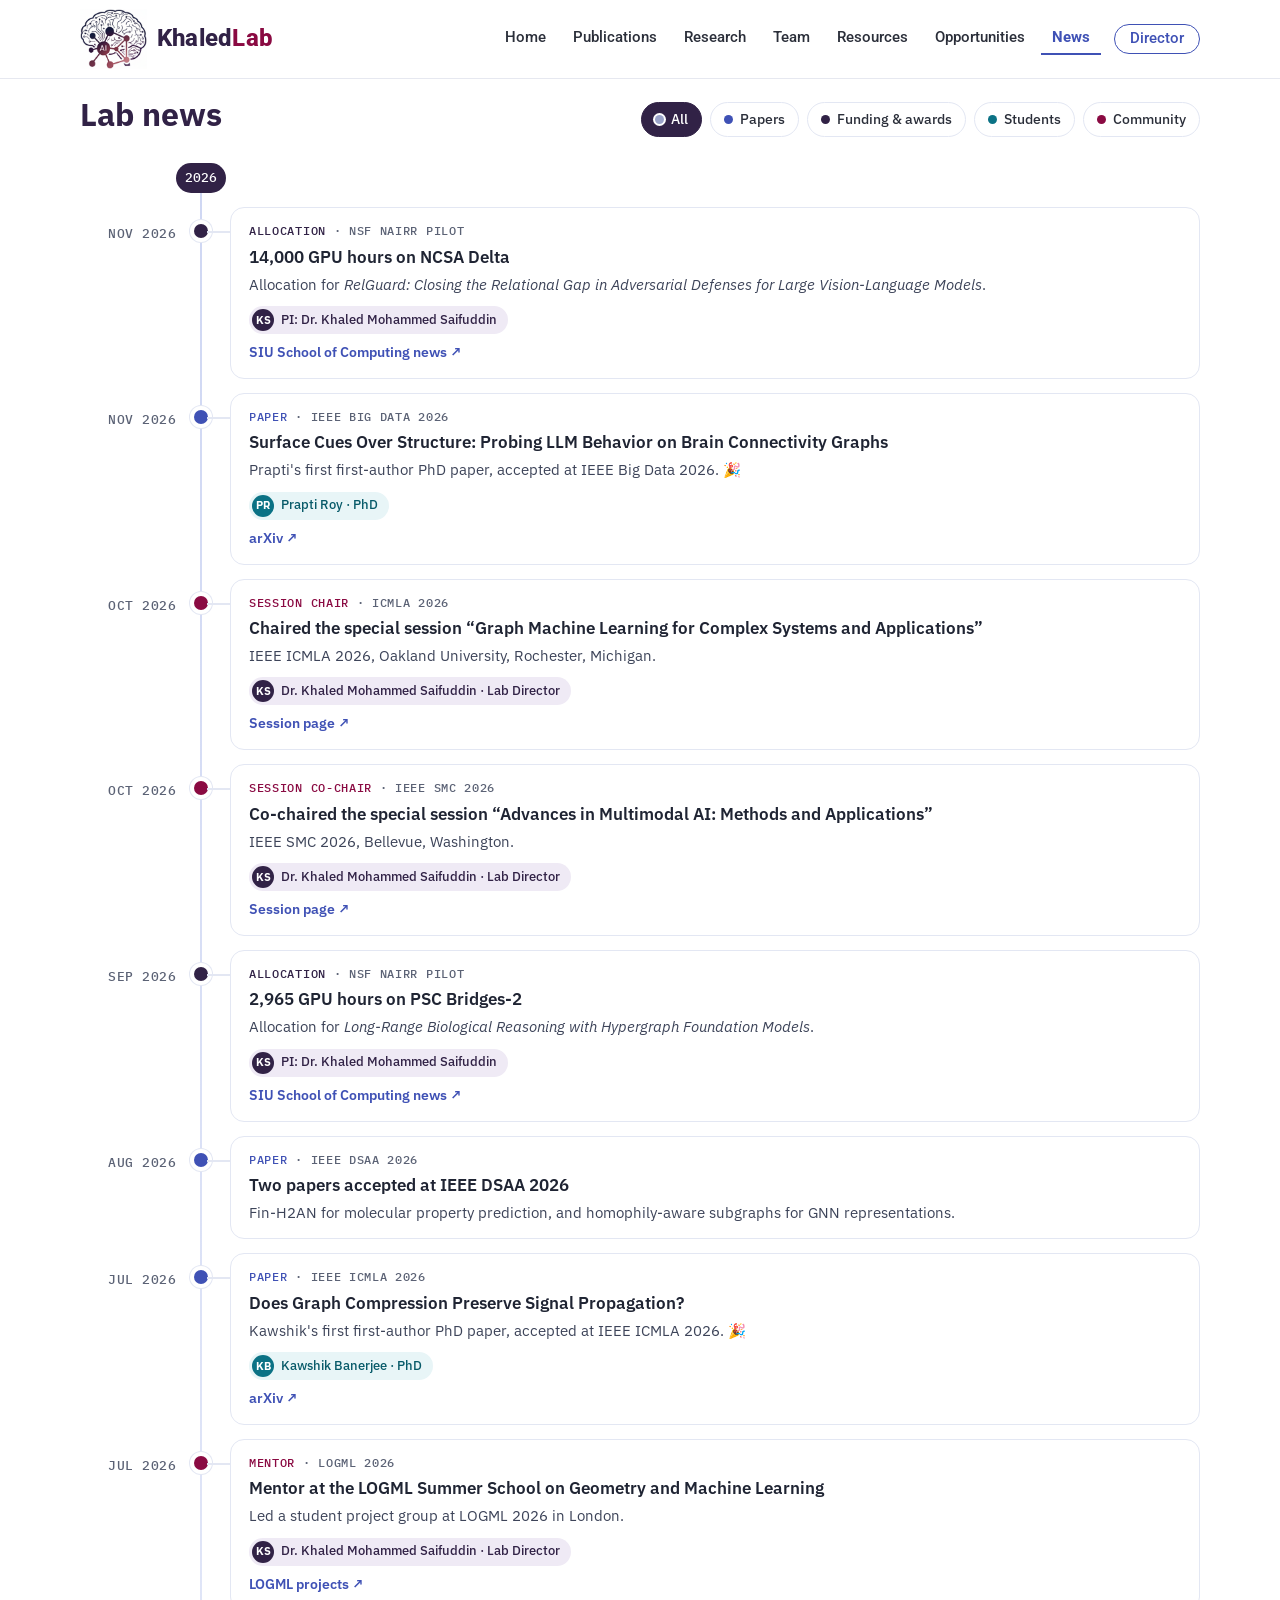
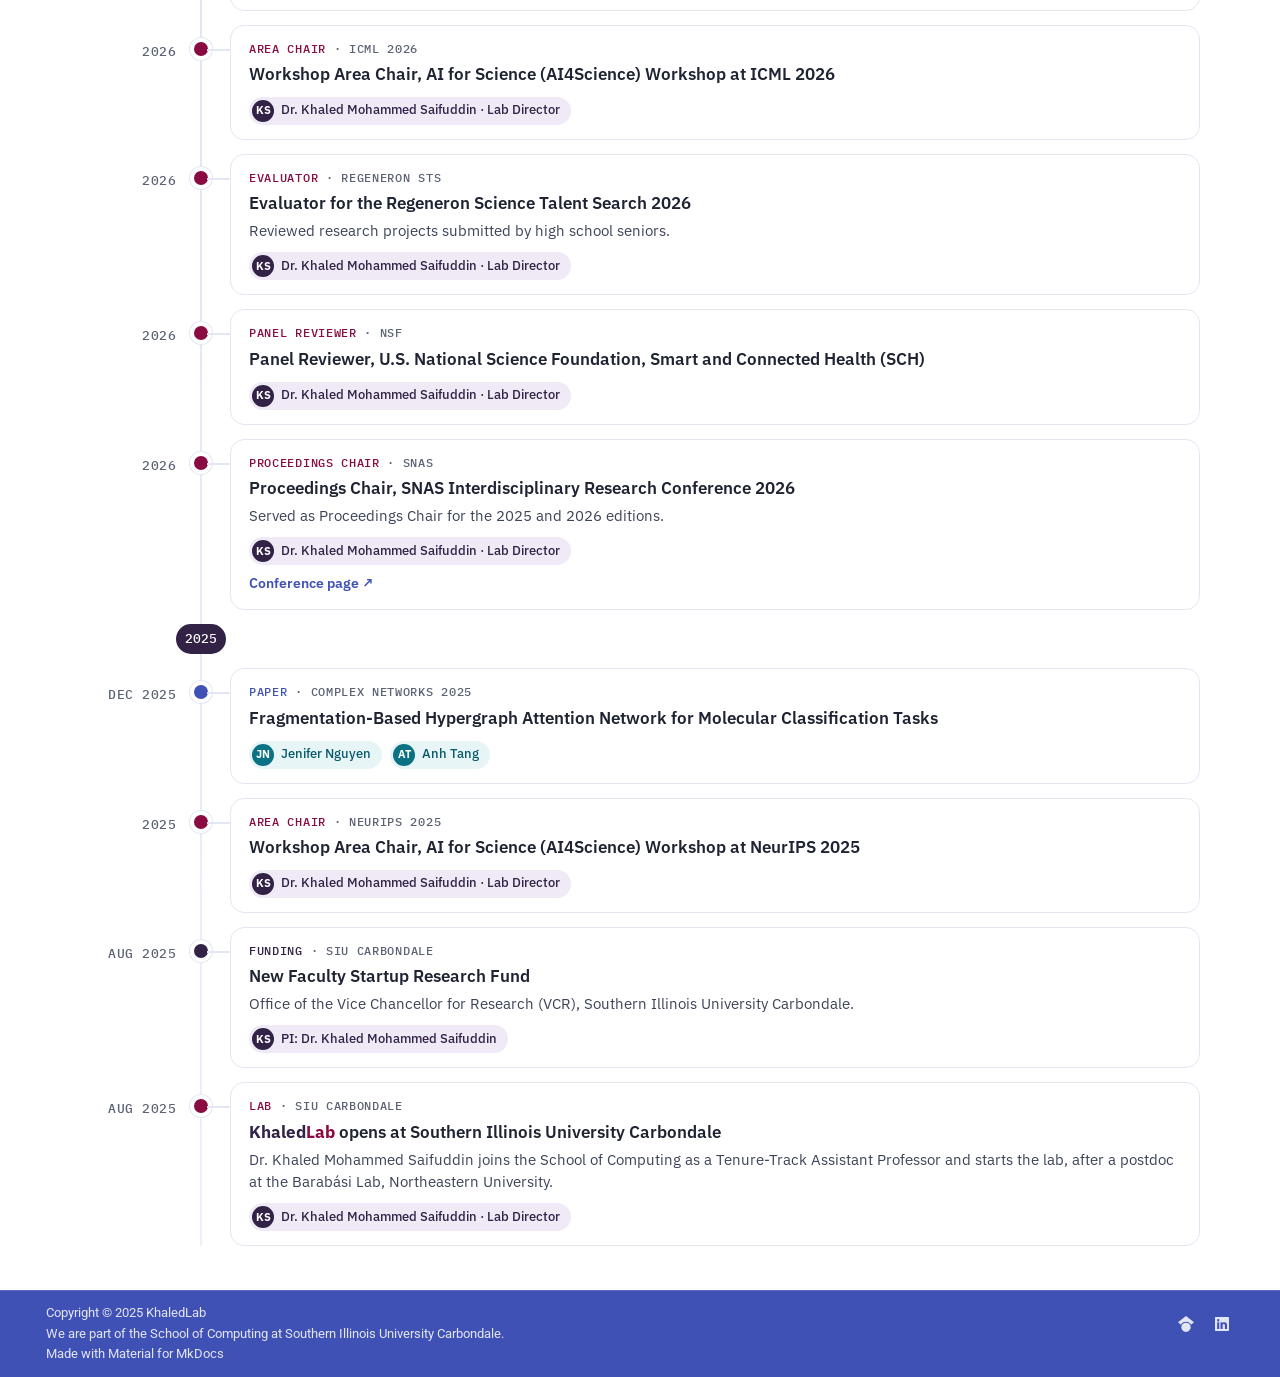
<file: news/index.html>
<!doctype html>
<html lang="en" class="no-js">
  <head>
    
      <meta charset="utf-8">
      <meta name="viewport" content="width=device-width,initial-scale=1">
      
        <meta name="description" content="Research in Graph Mining, Hypergraph Learning, and Network Medicine">
      
      
      
        <link rel="canonical" href="https://khaledlab.com/news/">
      
      
        <link rel="prev" href="../opportunities/">
      
      
        <link rel="next" href="../director/">
      
      
      <link rel="icon" href="../assets/favicon.png">
      <meta name="generator" content="mkdocs-1.6.1, mkdocs-material-9.6.19">
    
    
      
        <title>News - KhaledLab</title>
      
    
    
      <link rel="stylesheet" href="../assets/stylesheets/main.7e37652d.min.css">
      
        
        <link rel="stylesheet" href="../assets/stylesheets/palette.06af60db.min.css">
      
      


    
    
      
    
    
      
        
        
        <link rel="preconnect" href="https://fonts.gstatic.com" crossorigin>
        <link rel="stylesheet" href="https://fonts.googleapis.com/css?family=Roboto:300,300i,400,400i,700,700i%7CRoboto+Mono:400,400i,700,700i&display=fallback">
        <style>:root{--md-text-font:"Roboto";--md-code-font:"Roboto Mono"}</style>
      
    
    
      <link rel="stylesheet" href="../assets/css/extra.css">
    
    <script>__md_scope=new URL("..",location),__md_hash=e=>[...e].reduce(((e,_)=>(e<<5)-e+_.charCodeAt(0)),0),__md_get=(e,_=localStorage,t=__md_scope)=>JSON.parse(_.getItem(t.pathname+"."+e)),__md_set=(e,_,t=localStorage,a=__md_scope)=>{try{t.setItem(a.pathname+"."+e,JSON.stringify(_))}catch(e){}}</script>
    
      

    
    
    
  </head>
  
  
    
    
      
    
    
    
    
    <body dir="ltr" data-md-color-scheme="default" data-md-color-primary="indigo" data-md-color-accent="deep-purple">
  
    
    <input class="md-toggle" data-md-toggle="drawer" type="checkbox" id="__drawer" autocomplete="off">
    <input class="md-toggle" data-md-toggle="search" type="checkbox" id="__search" autocomplete="off">
    <label class="md-overlay" for="__drawer"></label>
    <div data-md-component="skip">
      
    </div>
    <div data-md-component="announce">
      
    </div>
    
    
      

<header class="md-header" data-md-component="header">
  <nav class="md-header__inner md-grid" aria-label="Header">
    <a href=".." title="KhaledLab" class="md-header__button md-logo" aria-label="KhaledLab" data-md-component="logo">
      
  
  <svg xmlns="http://www.w3.org/2000/svg" viewBox="0 0 24 24"><path d="M12 8a3 3 0 0 0 3-3 3 3 0 0 0-3-3 3 3 0 0 0-3 3 3 3 0 0 0 3 3m0 3.54C9.64 9.35 6.5 8 3 8v11c3.5 0 6.64 1.35 9 3.54 2.36-2.19 5.5-3.54 9-3.54V8c-3.5 0-6.64 1.35-9 3.54"/></svg>

    </a>
    <label class="md-header__button md-icon" for="__drawer">
      
      <svg xmlns="http://www.w3.org/2000/svg" viewBox="0 0 24 24"><path d="M3 6h18v2H3zm0 5h18v2H3zm0 5h18v2H3z"/></svg>
    </label>
    <div class="md-header__title" data-md-component="header-title">
      <div class="md-header__ellipsis">
        <div class="md-header__topic">
          <span class="md-ellipsis">
            KhaledLab
          </span>
        </div>
        <div class="md-header__topic" data-md-component="header-topic">
          <span class="md-ellipsis">
            
              News
            
          </span>
        </div>
      </div>
    </div>
    
      
        <form class="md-header__option" data-md-component="palette">
  
    
    
    
    <input class="md-option" data-md-color-media="" data-md-color-scheme="default" data-md-color-primary="indigo" data-md-color-accent="deep-purple"  aria-hidden="true"  type="radio" name="__palette" id="__palette_0">
    
  
    
    
    
    <input class="md-option" data-md-color-media="" data-md-color-scheme="slate" data-md-color-primary="indigo" data-md-color-accent="deep-purple"  aria-hidden="true"  type="radio" name="__palette" id="__palette_1">
    
  
</form>
      
    
    
      <script>var palette=__md_get("__palette");if(palette&&palette.color){if("(prefers-color-scheme)"===palette.color.media){var media=matchMedia("(prefers-color-scheme: light)"),input=document.querySelector(media.matches?"[data-md-color-media='(prefers-color-scheme: light)']":"[data-md-color-media='(prefers-color-scheme: dark)']");palette.color.media=input.getAttribute("data-md-color-media"),palette.color.scheme=input.getAttribute("data-md-color-scheme"),palette.color.primary=input.getAttribute("data-md-color-primary"),palette.color.accent=input.getAttribute("data-md-color-accent")}for(var[key,value]of Object.entries(palette.color))document.body.setAttribute("data-md-color-"+key,value)}</script>
    
    
    
      
      
        <label class="md-header__button md-icon" for="__search">
          
          <svg xmlns="http://www.w3.org/2000/svg" viewBox="0 0 24 24"><path d="M9.5 3A6.5 6.5 0 0 1 16 9.5c0 1.61-.59 3.09-1.56 4.23l.27.27h.79l5 5-1.5 1.5-5-5v-.79l-.27-.27A6.52 6.52 0 0 1 9.5 16 6.5 6.5 0 0 1 3 9.5 6.5 6.5 0 0 1 9.5 3m0 2C7 5 5 7 5 9.5S7 14 9.5 14 14 12 14 9.5 12 5 9.5 5"/></svg>
        </label>
        <div class="md-search" data-md-component="search" role="dialog">
  <label class="md-search__overlay" for="__search"></label>
  <div class="md-search__inner" role="search">
    <form class="md-search__form" name="search">
      <input type="text" class="md-search__input" name="query" aria-label="Search" placeholder="Search" autocapitalize="off" autocorrect="off" autocomplete="off" spellcheck="false" data-md-component="search-query" required>
      <label class="md-search__icon md-icon" for="__search">
        
        <svg xmlns="http://www.w3.org/2000/svg" viewBox="0 0 24 24"><path d="M9.5 3A6.5 6.5 0 0 1 16 9.5c0 1.61-.59 3.09-1.56 4.23l.27.27h.79l5 5-1.5 1.5-5-5v-.79l-.27-.27A6.52 6.52 0 0 1 9.5 16 6.5 6.5 0 0 1 3 9.5 6.5 6.5 0 0 1 9.5 3m0 2C7 5 5 7 5 9.5S7 14 9.5 14 14 12 14 9.5 12 5 9.5 5"/></svg>
        
        <svg xmlns="http://www.w3.org/2000/svg" viewBox="0 0 24 24"><path d="M20 11v2H8l5.5 5.5-1.42 1.42L4.16 12l7.92-7.92L13.5 5.5 8 11z"/></svg>
      </label>
      <nav class="md-search__options" aria-label="Search">
        
        <button type="reset" class="md-search__icon md-icon" title="Clear" aria-label="Clear" tabindex="-1">
          
          <svg xmlns="http://www.w3.org/2000/svg" viewBox="0 0 24 24"><path d="M19 6.41 17.59 5 12 10.59 6.41 5 5 6.41 10.59 12 5 17.59 6.41 19 12 13.41 17.59 19 19 17.59 13.41 12z"/></svg>
        </button>
      </nav>
      
        <div class="md-search__suggest" data-md-component="search-suggest"></div>
      
    </form>
    <div class="md-search__output">
      <div class="md-search__scrollwrap" tabindex="0" data-md-scrollfix>
        <div class="md-search-result" data-md-component="search-result">
          <div class="md-search-result__meta">
            Initializing search
          </div>
          <ol class="md-search-result__list" role="presentation"></ol>
        </div>
      </div>
    </div>
  </div>
</div>
      
    
    
  </nav>
  
</header>
    
    <div class="md-container" data-md-component="container">
      
      
        
          
            
<nav class="md-tabs" aria-label="Tabs" data-md-component="tabs">
  <div class="md-grid">
    <ul class="md-tabs__list">
      
        
  
  
  
  
    <li class="md-tabs__item">
      <a href=".." class="md-tabs__link">
        
  
  
    
  
  Home

      </a>
    </li>
  

      
        
  
  
  
  
    <li class="md-tabs__item">
      <a href="../publications/" class="md-tabs__link">
        
  
  
    
  
  Publications

      </a>
    </li>
  

      
        
  
  
  
  
    <li class="md-tabs__item">
      <a href="../research/" class="md-tabs__link">
        
  
  
    
  
  Research

      </a>
    </li>
  

      
        
  
  
  
  
    <li class="md-tabs__item">
      <a href="../team/" class="md-tabs__link">
        
  
  
    
  
  Team

      </a>
    </li>
  

      
        
  
  
  
  
    <li class="md-tabs__item">
      <a href="../resources/" class="md-tabs__link">
        
  
  
    
  
  Resources

      </a>
    </li>
  

      
        
  
  
  
  
    <li class="md-tabs__item">
      <a href="../opportunities/" class="md-tabs__link">
        
  
  
    
  
  Opportunities

      </a>
    </li>
  

      
        
  
  
  
    
  
  
    <li class="md-tabs__item md-tabs__item--active">
      <a href="./" class="md-tabs__link">
        
  
  
    
  
  News

      </a>
    </li>
  

      
        
  
  
  
  
    <li class="md-tabs__item">
      <a href="../director/" class="md-tabs__link">
        
  
  
    
  
  Director

      </a>
    </li>
  

      
    </ul>
  </div>
</nav>
          
        
      
      <main class="md-main" data-md-component="main">
        <div class="md-main__inner md-grid">
          
            
              
                
              
              <div class="md-sidebar md-sidebar--primary" data-md-component="sidebar" data-md-type="navigation" hidden>
                <div class="md-sidebar__scrollwrap">
                  <div class="md-sidebar__inner">
                    


  


  

<nav class="md-nav md-nav--primary md-nav--lifted md-nav--integrated" aria-label="Navigation" data-md-level="0">
  <label class="md-nav__title" for="__drawer">
    <a href=".." title="KhaledLab" class="md-nav__button md-logo" aria-label="KhaledLab" data-md-component="logo">
      
  
  <svg xmlns="http://www.w3.org/2000/svg" viewBox="0 0 24 24"><path d="M12 8a3 3 0 0 0 3-3 3 3 0 0 0-3-3 3 3 0 0 0-3 3 3 3 0 0 0 3 3m0 3.54C9.64 9.35 6.5 8 3 8v11c3.5 0 6.64 1.35 9 3.54 2.36-2.19 5.5-3.54 9-3.54V8c-3.5 0-6.64 1.35-9 3.54"/></svg>

    </a>
    KhaledLab
  </label>
  
  <ul class="md-nav__list" data-md-scrollfix>
    
      
      
  
  
  
  
    <li class="md-nav__item">
      <a href=".." class="md-nav__link">
        
  
  
  <span class="md-ellipsis">
    Home
    
  </span>
  

      </a>
    </li>
  

    
      
      
  
  
  
  
    <li class="md-nav__item">
      <a href="../publications/" class="md-nav__link">
        
  
  
  <span class="md-ellipsis">
    Publications
    
  </span>
  

      </a>
    </li>
  

    
      
      
  
  
  
  
    <li class="md-nav__item">
      <a href="../research/" class="md-nav__link">
        
  
  
  <span class="md-ellipsis">
    Research
    
  </span>
  

      </a>
    </li>
  

    
      
      
  
  
  
  
    <li class="md-nav__item">
      <a href="../team/" class="md-nav__link">
        
  
  
  <span class="md-ellipsis">
    Team
    
  </span>
  

      </a>
    </li>
  

    
      
      
  
  
  
  
    <li class="md-nav__item">
      <a href="../resources/" class="md-nav__link">
        
  
  
  <span class="md-ellipsis">
    Resources
    
  </span>
  

      </a>
    </li>
  

    
      
      
  
  
  
  
    <li class="md-nav__item">
      <a href="../opportunities/" class="md-nav__link">
        
  
  
  <span class="md-ellipsis">
    Opportunities
    
  </span>
  

      </a>
    </li>
  

    
      
      
  
  
    
  
  
  
    <li class="md-nav__item md-nav__item--active">
      
      <input class="md-nav__toggle md-toggle" type="checkbox" id="__toc">
      
      
      
      <a href="./" class="md-nav__link md-nav__link--active">
        
  
  
  <span class="md-ellipsis">
    News
    
  </span>
  

      </a>
      
    </li>
  

    
      
      
  
  
  
  
    <li class="md-nav__item">
      <a href="../director/" class="md-nav__link">
        
  
  
  <span class="md-ellipsis">
    Director
    
  </span>
  

      </a>
    </li>
  

    
  </ul>
</nav>
                  </div>
                </div>
              </div>
            
            
          
          
            <div class="md-content" data-md-component="content">
              <article class="md-content__inner md-typeset">
                
                  
  




  <h1>News</h1>

<p><link rel="stylesheet" href="https://fonts.googleapis.com/css2?family=IBM+Plex+Mono:wght@500&family=IBM+Plex+Sans:wght@400;500;600;700&display=swap"></p>
<div class="kl-news">

<div class="nw-head">
  <div>
    <div class="nw-title">Lab news</div>

  </div>
  <div class="nw-chips" id="nw-chips" role="group" aria-label="Filter news">
    <button type="button" class="nw-chip on" data-f="all" style="--c:#9aa3c9" aria-pressed="true"><i></i>All</button>
    <button type="button" class="nw-chip" data-f="paper" style="--c:#3f51b5" aria-pressed="false"><i></i>Papers</button>
    <button type="button" class="nw-chip" data-f="grant" style="--c:#312246" aria-pressed="false"><i></i>Funding &amp; awards</button>
    <button type="button" class="nw-chip" data-f="student" style="--c:#0b7285" aria-pressed="false"><i></i>Students</button>
    <button type="button" class="nw-chip" data-f="community" style="--c:#8a0a42" aria-pressed="false"><i></i>Community</button>
  </div>
</div>

<div class="nw-tl">

  <!-- ===================== 2026 ===================== -->
  <div class="nw-yr"><b>2026</b></div>

  <!-- NOTUN NEWS: niche'r jekono ekta <div class="nw-it ..."> ... </div> block copy kore
       year er thik niche bosan.
       class: paper / grant / community / lab  (node er rong)
       data-k: filter er jonno, jemon "paper student" dile Papers ar Students duitatei dekhabe -->

  <div class="nw-it grant" data-k="grant">
    <div class="nw-date">NOV 2026</div><span class="nw-node"></span>
    <div class="nw-card">
      <div class="nw-kind">Allocation <span>· NSF NAIRR Pilot</span></div>
      <div class="nw-h">14,000 GPU hours on NCSA Delta</div>
      <p>Allocation for <em>RelGuard: Closing the Relational Gap in Adversarial Defenses for Large Vision-Language Models</em>.</p>
      <div class="nw-ppl"><span class="nw-pp dir"><em>KS</em>PI: Dr. Khaled Mohammed Saifuddin</span></div>
      <a class="nw-lk" href="https://soc.siu.edu/news/articles/11-6-2026.php" target="_blank" rel="noopener">SIU School of Computing news ↗</a>
    </div>
  </div>

  <div class="nw-it paper" data-k="paper student">
    <div class="nw-date">NOV 2026</div><span class="nw-node"></span>
    <div class="nw-card">
      <div class="nw-kind">Paper <span>· IEEE Big Data 2026</span></div>
      <div class="nw-h"><a href="http://arxiv.org/abs/2611.26913" target="_blank" rel="noopener">Surface Cues Over Structure: Probing LLM Behavior on Brain Connectivity Graphs</a></div>
      <p>Prapti's first first-author PhD paper, accepted at IEEE Big Data 2026. 🎉</p>
      <div class="nw-ppl"><span class="nw-pp"><em>PR</em>Prapti Roy · PhD</span></div>
      <a class="nw-lk" href="http://arxiv.org/abs/2611.26913" target="_blank" rel="noopener">arXiv ↗</a>
    </div>
  </div>

  <div class="nw-it community" data-k="community">
    <div class="nw-date">OCT 2026</div><span class="nw-node"></span>
    <div class="nw-card">
      <div class="nw-kind">Session chair <span>· ICMLA 2026</span></div>
      <div class="nw-h">Chaired the special session “Graph Machine Learning for Complex Systems and Applications”</div>
      <p>IEEE ICMLA 2026, Oakland University, Rochester, Michigan.</p>
      <div class="nw-ppl"><span class="nw-pp dir"><em>KS</em>Dr. Khaled Mohammed Saifuddin · Lab Director</span></div>
      <a class="nw-lk" href="https://www.icmla-conference.org/icmla26/ss8.html" target="_blank" rel="noopener">Session page ↗</a>
    </div>
  </div>

  <div class="nw-it community" data-k="community">
    <div class="nw-date">OCT 2026</div><span class="nw-node"></span>
    <div class="nw-card">
      <div class="nw-kind">Session co-chair <span>· IEEE SMC 2026</span></div>
      <div class="nw-h">Co-chaired the special session “Advances in Multimodal AI: Methods and Applications”</div>
      <p>IEEE SMC 2026, Bellevue, Washington.</p>
      <div class="nw-ppl"><span class="nw-pp dir"><em>KS</em>Dr. Khaled Mohammed Saifuddin · Lab Director</span></div>
      <a class="nw-lk" href="https://www.ieeesmc2026.org/Content/3014982.html" target="_blank" rel="noopener">Session page ↗</a>
    </div>
  </div>

  <div class="nw-it grant" data-k="grant">
    <div class="nw-date">SEP 2026</div><span class="nw-node"></span>
    <div class="nw-card">
      <div class="nw-kind">Allocation <span>· NSF NAIRR Pilot</span></div>
      <div class="nw-h">2,965 GPU hours on PSC Bridges-2</div>
      <p>Allocation for <em>Long-Range Biological Reasoning with Hypergraph Foundation Models</em>.</p>
      <div class="nw-ppl"><span class="nw-pp dir"><em>KS</em>PI: Dr. Khaled Mohammed Saifuddin</span></div>
      <a class="nw-lk" href="https://soc.siu.edu/news/articles/09-24-2026.php" target="_blank" rel="noopener">SIU School of Computing news ↗</a>
    </div>
  </div>

  <div class="nw-it paper" data-k="paper">
    <div class="nw-date">AUG 2026</div><span class="nw-node"></span>
    <div class="nw-card">
      <div class="nw-kind">Paper <span>· IEEE DSAA 2026</span></div>
      <div class="nw-h">Two papers accepted at IEEE DSAA 2026</div>
      <p>Fin-H2AN for molecular property prediction, and homophily-aware subgraphs for GNN representations.</p>
    </div>
  </div>

  <div class="nw-it paper" data-k="paper student">
    <div class="nw-date">JUL 2026</div><span class="nw-node"></span>
    <div class="nw-card">
      <div class="nw-kind">Paper <span>· IEEE ICMLA 2026</span></div>
      <div class="nw-h"><a href="https://arxiv.org/pdf/2607.23338" target="_blank" rel="noopener">Does Graph Compression Preserve Signal Propagation?</a></div>
      <p>Kawshik's first first-author PhD paper, accepted at IEEE ICMLA 2026. 🎉</p>
      <div class="nw-ppl"><span class="nw-pp"><em>KB</em>Kawshik Banerjee · PhD</span></div>
      <a class="nw-lk" href="https://arxiv.org/pdf/2607.23338" target="_blank" rel="noopener">arXiv ↗</a>
    </div>
  </div>

  <div class="nw-it community" data-k="community">
    <div class="nw-date">JUL 2026</div><span class="nw-node"></span>
    <div class="nw-card">
      <div class="nw-kind">Mentor <span>· LOGML 2026</span></div>
      <div class="nw-h">Mentor at the LOGML Summer School on Geometry and Machine Learning</div>
      <p>Led a student project group at LOGML 2026 in London.</p>
      <div class="nw-ppl"><span class="nw-pp dir"><em>KS</em>Dr. Khaled Mohammed Saifuddin · Lab Director</span></div>
      <a class="nw-lk" href="https://www.logml.ai/projects.html" target="_blank" rel="noopener">LOGML projects ↗</a>
    </div>
  </div>

  <div class="nw-it community" data-k="community">
    <div class="nw-date">2026</div><span class="nw-node"></span>
    <div class="nw-card">
      <div class="nw-kind">Area chair <span>· ICML 2026</span></div>
      <div class="nw-h">Workshop Area Chair, AI for Science (AI4Science) Workshop at ICML 2026</div>
      <div class="nw-ppl"><span class="nw-pp dir"><em>KS</em>Dr. Khaled Mohammed Saifuddin · Lab Director</span></div>
    </div>
  </div>

  <div class="nw-it community" data-k="community">
    <div class="nw-date">2026</div><span class="nw-node"></span>
    <div class="nw-card">
      <div class="nw-kind">Evaluator <span>· Regeneron STS</span></div>
      <div class="nw-h">Evaluator for the Regeneron Science Talent Search 2026</div>
      <p>Reviewed research projects submitted by high school seniors.</p>
      <div class="nw-ppl"><span class="nw-pp dir"><em>KS</em>Dr. Khaled Mohammed Saifuddin · Lab Director</span></div>
    </div>
  </div>

  <div class="nw-it community" data-k="community">
    <div class="nw-date">2026</div><span class="nw-node"></span>
    <div class="nw-card">
      <div class="nw-kind">Panel reviewer <span>· NSF</span></div>
      <div class="nw-h">Panel Reviewer, U.S. National Science Foundation, Smart and Connected Health (SCH)</div>
      <div class="nw-ppl"><span class="nw-pp dir"><em>KS</em>Dr. Khaled Mohammed Saifuddin · Lab Director</span></div>
    </div>
  </div>

  <div class="nw-it community" data-k="community">
    <div class="nw-date">2026</div><span class="nw-node"></span>
    <div class="nw-card">
      <div class="nw-kind">Proceedings chair <span>· SNAS</span></div>
      <div class="nw-h">Proceedings Chair, SNAS Interdisciplinary Research Conference 2026</div>
      <p>Served as Proceedings Chair for the 2025 and 2026 editions.</p>
      <div class="nw-ppl"><span class="nw-pp dir"><em>KS</em>Dr. Khaled Mohammed Saifuddin · Lab Director</span></div>
      <a class="nw-lk" href="https://snascholars.org/snas-interdisciplinary-research-conference-2026/" target="_blank" rel="noopener">Conference page ↗</a>
    </div>
  </div>

  <!-- ===================== 2025 ===================== -->
  <div class="nw-yr"><b>2025</b></div>

  <div class="nw-it paper" data-k="paper student">
    <div class="nw-date">DEC 2025</div><span class="nw-node"></span>
    <div class="nw-card">
      <div class="nw-kind">Paper <span>· Complex Networks 2025</span></div>
      <div class="nw-h"><a href="https://link.springer.com/chapter/10.1007/978-3-032-16649-4_13" target="_blank" rel="noopener">Fragmentation-Based Hypergraph Attention Network for Molecular Classification Tasks</a></div>
      <div class="nw-ppl"><span class="nw-pp"><em>JN</em>Jenifer Nguyen</span><span class="nw-pp"><em>AT</em>Anh Tang</span></div>
    </div>
  </div>

  <div class="nw-it community" data-k="community">
    <div class="nw-date">2025</div><span class="nw-node"></span>
    <div class="nw-card">
      <div class="nw-kind">Area chair <span>· NeurIPS 2025</span></div>
      <div class="nw-h">Workshop Area Chair, AI for Science (AI4Science) Workshop at NeurIPS 2025</div>
      <div class="nw-ppl"><span class="nw-pp dir"><em>KS</em>Dr. Khaled Mohammed Saifuddin · Lab Director</span></div>
    </div>
  </div>

  <div class="nw-it grant" data-k="grant">
    <div class="nw-date">AUG 2025</div><span class="nw-node"></span>
    <div class="nw-card">
      <div class="nw-kind">Funding <span>· SIU Carbondale</span></div>
      <div class="nw-h">New Faculty Startup Research Fund</div>
      <p>Office of the Vice Chancellor for Research (VCR), Southern Illinois University Carbondale.</p>
      <div class="nw-ppl"><span class="nw-pp dir"><em>KS</em>PI: Dr. Khaled Mohammed Saifuddin</span></div>
    </div>
  </div>

  <div class="nw-it lab" data-k="lab">
    <div class="nw-date">AUG 2025</div><span class="nw-node"></span>
    <div class="nw-card">
      <div class="nw-kind">Lab <span>· SIU Carbondale</span></div>
      <div class="nw-h"><strong class="kl-brand">Khaled<span>Lab</span></strong> opens at Southern Illinois University Carbondale</div>
      <p>Dr. Khaled Mohammed Saifuddin joins the School of Computing as a Tenure-Track Assistant Professor and starts the lab, after a postdoc at the Barabási Lab, Northeastern University.</p>
      <div class="nw-ppl"><span class="nw-pp dir"><em>KS</em>Dr. Khaled Mohammed Saifuddin · Lab Director</span></div>
    </div>
  </div>

</div>

<p class="nw-empty" id="nw-empty" hidden>No news in this category yet.</p>

</div>

<style>
.kl-news {
  --b:#3f51b5; --plum:#312246; --teal:#0b7285; --amber:#b7791f;
  --line:#e3e7f3; --mut:#5b6275;
  font-family: "IBM Plex Sans", Roboto, Arial, sans-serif;
  font-size: 15px; color: #1f2433;
}
.kl-news [hidden] { display:none !important; }
.kl-news .nw-mono, .kl-news .nw-date, .kl-news .nw-kind, .kl-news .nw-yr b {
  font-family: "IBM Plex Mono", ui-monospace, monospace;
}

/* Heading + filter */
.kl-news .nw-head { display:flex; align-items:flex-end; justify-content:space-between; gap:20px; flex-wrap:wrap; }
.kl-news .nw-title { font-size:32px; font-weight:700; color:var(--plum); line-height:1.2; margin:0 0 4px; }
.kl-news .nw-sub { color:var(--mut); margin:0 !important; font-size:15.5px; }
.kl-news .nw-chips { display:flex; gap:8px; flex-wrap:wrap; }
.kl-news .nw-chip {
  display:inline-flex; align-items:center; gap:7px;
  border:1px solid var(--line); background:#fff; border-radius:999px;
  padding:6px 13px; font:inherit; font-size:13.5px; font-weight:500; color:#2b2f3a; cursor:pointer;
}
.kl-news .nw-chip:hover { border-color:#c5cdea; }
.kl-news .nw-chip i { width:9px; height:9px; border-radius:50%; background:var(--c); }
.kl-news .nw-chip.on { background:var(--plum); border-color:var(--plum); color:#fff; }
.kl-news .nw-chip.on i { box-shadow:0 0 0 2px #fff; }
.kl-news .nw-chip:focus-visible { outline:3px solid #a5c8ff; outline-offset:2px; }

/* Timeline (graph er edge) */
.kl-news .nw-tl { position:relative; margin-top:26px; }
.kl-news .nw-tl::before {
  content:""; position:absolute; left:120px; top:6px; bottom:0; width:2px;
  background:linear-gradient(#cfd7f3, #eef1fb);
}
.kl-news .nw-yr { position:relative; height:30px; margin:8px 0 14px; }
.kl-news .nw-yr b {
  position:absolute; left:96px; width:50px; height:30px; border-radius:999px;
  background:var(--plum); color:#fff; font-size:13px; font-weight:500;
  display:flex; align-items:center; justify-content:center;
}

/* Protita news (node + card) */
.kl-news .nw-it { position:relative; display:grid; grid-template-columns:120px 1fr; margin-bottom:14px; }
.kl-news .nw-it.paper { --c:var(--b); }
.kl-news .nw-it.grant { --c:var(--plum); }
.kl-news .nw-it.community { --c:#8a0a42; }
.kl-news .nw-it.lab { --c:#8a0a42; }
.kl-news .nw-date { font-size:12.5px; font-weight:500; color:var(--mut); letter-spacing:.04em; padding:16px 24px 0 0; text-align:right; }
.kl-news .nw-node {
  position:absolute; left:114px; top:17px; width:14px; height:14px; border-radius:50%;
  background:var(--c); box-shadow:0 0 0 4px #fff, 0 0 0 5px var(--line);
}
.kl-news .nw-card {
  position:relative; margin-left:30px; background:#fff;
  border:1px solid var(--line); border-radius:14px; padding:14px 18px;
  transition:border-color .2s ease, box-shadow .2s ease;
}
.kl-news .nw-card:hover { border-color:#c5cdea; box-shadow:0 4px 14px rgba(49,34,70,.06); }
.kl-news .nw-card::before { content:""; position:absolute; left:-24px; top:23px; width:24px; height:2px; background:var(--line); }
.kl-news .nw-kind { font-size:11.5px; font-weight:500; letter-spacing:.06em; text-transform:uppercase; color:var(--c); }
.kl-news .nw-kind span { color:var(--mut); }
.kl-news .nw-h { font-size:17px; font-weight:600; line-height:1.4; margin:5px 0 4px; color:#1f2433; }
.kl-news .nw-h a { color:#1f2433 !important; text-decoration:none; }
.kl-news .nw-h a:hover { color:var(--b) !important; text-decoration:underline; }
.kl-news .nw-card p { margin:0 !important; color:#3d4459; font-size:14.5px; line-height:1.55; }
.kl-news .nw-ppl { display:flex; gap:8px; margin-top:10px; flex-wrap:wrap; }
.kl-news .nw-pp {
  display:inline-flex; align-items:center; gap:7px;
  background:#e8f5f7; color:#075a69; border-radius:999px;
  padding:3px 11px 3px 3px; font-size:13px; font-weight:500;
}
.kl-news .nw-pp em {
  font-style:normal; width:22px; height:22px; border-radius:50%;
  background:var(--teal); color:#fff; font-size:10.5px; font-weight:700;
  display:flex; align-items:center; justify-content:center;
}
.kl-news .nw-pp.dir { background:#efeaf5; color:#312246; }
.kl-news .nw-pp.dir em { background:#312246; }
.kl-news .nw-lk { display:inline-block; margin-top:8px; font-size:13.5px; font-weight:600; color:var(--b) !important; text-decoration:none; }
.kl-news .nw-lk:hover { text-decoration:underline; }
.kl-news .nw-empty { color:var(--mut); margin:20px 0 0 150px; }

/* Mobile */
@media (max-width:700px) {
  .kl-news .nw-title { font-size:26px; }
  .kl-news .nw-tl::before { left:7px; }
  .kl-news .nw-yr b { left:-14px; }
  .kl-news .nw-it { grid-template-columns:1fr; }
  .kl-news .nw-node { left:1px; }
  .kl-news .nw-date { text-align:left; padding:0 0 6px 30px; }
  .kl-news .nw-card::before { display:none; }
  .kl-news .nw-empty { margin-left:30px; }
}
</style>

<script>
(function () {
  var chips = document.getElementById('nw-chips');
  if (!chips) return;
  var items = document.querySelectorAll('.kl-news .nw-it');
  var years = document.querySelectorAll('.kl-news .nw-yr');
  var empty = document.getElementById('nw-empty');
  chips.addEventListener('click', function (e) {
    var chip = e.target.closest('.nw-chip');
    if (!chip) return;
    var f = chip.getAttribute('data-f');
    chips.querySelectorAll('.nw-chip').forEach(function (c) {
      var on = c === chip;
      c.classList.toggle('on', on);
      c.setAttribute('aria-pressed', on ? 'true' : 'false');
    });
    var shown = 0;
    items.forEach(function (it) {
      var ok = f === 'all' || (' ' + it.getAttribute('data-k') + ' ').indexOf(' ' + f + ' ') > -1;
      it.hidden = !ok;
      if (ok) shown++;
    });
    /* je year e kono news nei, shei year er pill lukano */
    years.forEach(function (y) {
      var n = y.nextElementSibling, any = false;
      while (n && !n.classList.contains('nw-yr')) {
        if (n.classList.contains('nw-it') && !n.hidden) any = true;
        n = n.nextElementSibling;
      }
      y.hidden = !any;
    });
    empty.hidden = shown > 0;
  });
})();
</script>







  
  




  



                
              </article>
            </div>
          
          
  <script>var tabs=__md_get("__tabs");if(Array.isArray(tabs))e:for(var set of document.querySelectorAll(".tabbed-set")){var labels=set.querySelector(".tabbed-labels");for(var tab of tabs)for(var label of labels.getElementsByTagName("label"))if(label.innerText.trim()===tab){var input=document.getElementById(label.htmlFor);input.checked=!0;continue e}}</script>

<script>var target=document.getElementById(location.hash.slice(1));target&&target.name&&(target.checked=target.name.startsWith("__tabbed_"))</script>
        </div>
        
      </main>
      
        <footer class="md-footer">
  
  <div class="md-footer-meta md-typeset">
    <div class="md-footer-meta__inner md-grid">
      <div class="md-copyright">
  
    <div class="md-copyright__highlight">
      Copyright &copy; 2025 KhaledLab <br> We are part of the School of Computing at Southern Illinois University Carbondale. 
    </div>
  
  
    Made with
    <a href="https://squidfunk.github.io/mkdocs-material/" target="_blank" rel="noopener">
      Material for MkDocs
    </a>
  
</div>
      
        
<div class="md-social">
  
    
    
    
    
    <a href="https://scholar.google.com/citations?user=_jR1BrsAAAAJ&hl=en" target="_blank" rel="noopener" title="Google Scholar" class="md-social__link">
      <svg xmlns="http://www.w3.org/2000/svg" viewBox="0 0 512 512"><!--! Font Awesome Free 7.0.0 by @fontawesome - https://fontawesome.com License - https://fontawesome.com/license/free (Icons: CC BY 4.0, Fonts: SIL OFL 1.1, Code: MIT License) Copyright 2025 Fonticons, Inc.--><path fill="currentColor" d="M390.9 298.5s0 .1.1.1c9.2 19.4 14.4 41.1 14.4 64C405.3 445.1 338.5 512 256 512s-149.3-66.9-149.3-149.3c0-22.9 5.2-44.6 14.4-64 1.7-3.6 3.6-7.2 5.6-10.7q6.6-11.4 15-21.3c27.4-32.6 68.5-53.3 114.4-53.3 33.6 0 64.6 11.1 89.6 29.9 9.1 6.9 17.4 14.7 24.8 23.5 5.6 6.6 10.6 13.8 15 21.3 2 3.4 3.8 7 5.5 10.5zm26.4-18.8c-30.1-58.4-91-98.4-161.3-98.4s-131.2 40-161.3 98.4L0 202.7 256 0l256 202.7-94.7 77.1z"/></svg>
    </a>
  
    
    
    
    
    <a href="https://www.linkedin.com/in/kms026/" target="_blank" rel="noopener" title="LinkedIn" class="md-social__link">
      <svg xmlns="http://www.w3.org/2000/svg" viewBox="0 0 448 512"><!--! Font Awesome Free 7.0.0 by @fontawesome - https://fontawesome.com License - https://fontawesome.com/license/free (Icons: CC BY 4.0, Fonts: SIL OFL 1.1, Code: MIT License) Copyright 2025 Fonticons, Inc.--><path fill="currentColor" d="M416 32H31.9C14.3 32 0 46.5 0 64.3v383.4C0 465.5 14.3 480 31.9 480H416c17.6 0 32-14.5 32-32.3V64.3c0-17.8-14.4-32.3-32-32.3M135.4 416H69V202.2h66.5V416zM102.2 96a38.5 38.5 0 1 1 0 77 38.5 38.5 0 1 1 0-77m282.1 320h-66.4V312c0-24.8-.5-56.7-34.5-56.7-34.6 0-39.9 27-39.9 54.9V416h-66.4V202.2h63.7v29.2h.9c8.9-16.8 30.6-34.5 62.9-34.5 67.2 0 79.7 44.3 79.7 101.9z"/></svg>
    </a>
  
</div>
      
    </div>
  </div>
</footer>
      
    </div>
    <div class="md-dialog" data-md-component="dialog">
      <div class="md-dialog__inner md-typeset"></div>
    </div>
    
    
    
      
      <script id="__config" type="application/json">{"base": "..", "features": ["navigation.tabs", "content.code.copy", "content.tabs.link", "search.highlight", "search.suggest", "toc.integrate"], "search": "../assets/javascripts/workers/search.973d3a69.min.js", "tags": null, "translations": {"clipboard.copied": "Copied to clipboard", "clipboard.copy": "Copy to clipboard", "search.result.more.one": "1 more on this page", "search.result.more.other": "# more on this page", "search.result.none": "No matching documents", "search.result.one": "1 matching document", "search.result.other": "# matching documents", "search.result.placeholder": "Type to start searching", "search.result.term.missing": "Missing", "select.version": "Select version"}, "version": null}</script>
    
    
      <script src="../assets/javascripts/bundle.92b07e13.min.js"></script>
      
        <script src="../assets/js/menu.js"></script>
      
    
  </body>
</html>
</file>
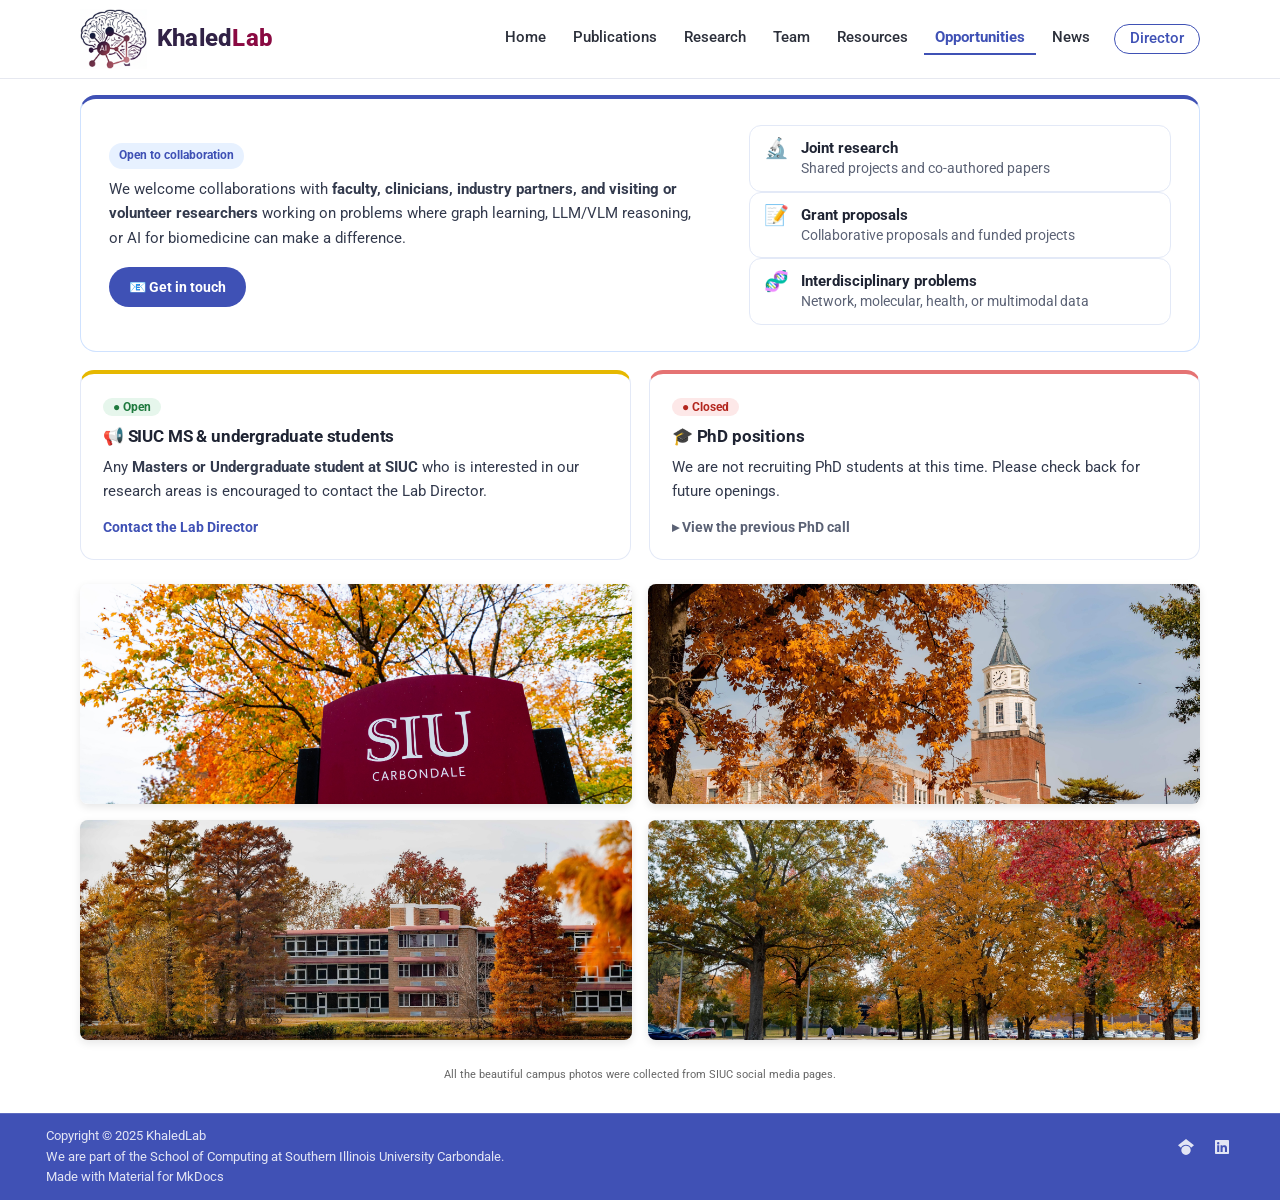
<file: opportunities/index.html>
<!doctype html>
<html lang="en" class="no-js">
  <head>
    
      <meta charset="utf-8">
      <meta name="viewport" content="width=device-width,initial-scale=1">
      
        <meta name="description" content="Research in Graph Mining, Hypergraph Learning, and Network Medicine">
      
      
      
        <link rel="canonical" href="https://khaledlab.com/opportunities/">
      
      
        <link rel="prev" href="../resources/">
      
      
        <link rel="next" href="../news/">
      
      
      <link rel="icon" href="../assets/favicon.png">
      <meta name="generator" content="mkdocs-1.6.1, mkdocs-material-9.6.19">
    
    
      
        <title>Opportunities - KhaledLab</title>
      
    
    
      <link rel="stylesheet" href="../assets/stylesheets/main.7e37652d.min.css">
      
        
        <link rel="stylesheet" href="../assets/stylesheets/palette.06af60db.min.css">
      
      


    
    
      
    
    
      
        
        
        <link rel="preconnect" href="https://fonts.gstatic.com" crossorigin>
        <link rel="stylesheet" href="https://fonts.googleapis.com/css?family=Roboto:300,300i,400,400i,700,700i%7CRoboto+Mono:400,400i,700,700i&display=fallback">
        <style>:root{--md-text-font:"Roboto";--md-code-font:"Roboto Mono"}</style>
      
    
    
      <link rel="stylesheet" href="../assets/css/extra.css">
    
    <script>__md_scope=new URL("..",location),__md_hash=e=>[...e].reduce(((e,_)=>(e<<5)-e+_.charCodeAt(0)),0),__md_get=(e,_=localStorage,t=__md_scope)=>JSON.parse(_.getItem(t.pathname+"."+e)),__md_set=(e,_,t=localStorage,a=__md_scope)=>{try{t.setItem(a.pathname+"."+e,JSON.stringify(_))}catch(e){}}</script>
    
      

    
    
    
  </head>
  
  
    
    
      
    
    
    
    
    <body dir="ltr" data-md-color-scheme="default" data-md-color-primary="indigo" data-md-color-accent="deep-purple">
  
    
    <input class="md-toggle" data-md-toggle="drawer" type="checkbox" id="__drawer" autocomplete="off">
    <input class="md-toggle" data-md-toggle="search" type="checkbox" id="__search" autocomplete="off">
    <label class="md-overlay" for="__drawer"></label>
    <div data-md-component="skip">
      
    </div>
    <div data-md-component="announce">
      
    </div>
    
    
      

<header class="md-header" data-md-component="header">
  <nav class="md-header__inner md-grid" aria-label="Header">
    <a href=".." title="KhaledLab" class="md-header__button md-logo" aria-label="KhaledLab" data-md-component="logo">
      
  
  <svg xmlns="http://www.w3.org/2000/svg" viewBox="0 0 24 24"><path d="M12 8a3 3 0 0 0 3-3 3 3 0 0 0-3-3 3 3 0 0 0-3 3 3 3 0 0 0 3 3m0 3.54C9.64 9.35 6.5 8 3 8v11c3.5 0 6.64 1.35 9 3.54 2.36-2.19 5.5-3.54 9-3.54V8c-3.5 0-6.64 1.35-9 3.54"/></svg>

    </a>
    <label class="md-header__button md-icon" for="__drawer">
      
      <svg xmlns="http://www.w3.org/2000/svg" viewBox="0 0 24 24"><path d="M3 6h18v2H3zm0 5h18v2H3zm0 5h18v2H3z"/></svg>
    </label>
    <div class="md-header__title" data-md-component="header-title">
      <div class="md-header__ellipsis">
        <div class="md-header__topic">
          <span class="md-ellipsis">
            KhaledLab
          </span>
        </div>
        <div class="md-header__topic" data-md-component="header-topic">
          <span class="md-ellipsis">
            
              Opportunities
            
          </span>
        </div>
      </div>
    </div>
    
      
        <form class="md-header__option" data-md-component="palette">
  
    
    
    
    <input class="md-option" data-md-color-media="" data-md-color-scheme="default" data-md-color-primary="indigo" data-md-color-accent="deep-purple"  aria-hidden="true"  type="radio" name="__palette" id="__palette_0">
    
  
    
    
    
    <input class="md-option" data-md-color-media="" data-md-color-scheme="slate" data-md-color-primary="indigo" data-md-color-accent="deep-purple"  aria-hidden="true"  type="radio" name="__palette" id="__palette_1">
    
  
</form>
      
    
    
      <script>var palette=__md_get("__palette");if(palette&&palette.color){if("(prefers-color-scheme)"===palette.color.media){var media=matchMedia("(prefers-color-scheme: light)"),input=document.querySelector(media.matches?"[data-md-color-media='(prefers-color-scheme: light)']":"[data-md-color-media='(prefers-color-scheme: dark)']");palette.color.media=input.getAttribute("data-md-color-media"),palette.color.scheme=input.getAttribute("data-md-color-scheme"),palette.color.primary=input.getAttribute("data-md-color-primary"),palette.color.accent=input.getAttribute("data-md-color-accent")}for(var[key,value]of Object.entries(palette.color))document.body.setAttribute("data-md-color-"+key,value)}</script>
    
    
    
      
      
        <label class="md-header__button md-icon" for="__search">
          
          <svg xmlns="http://www.w3.org/2000/svg" viewBox="0 0 24 24"><path d="M9.5 3A6.5 6.5 0 0 1 16 9.5c0 1.61-.59 3.09-1.56 4.23l.27.27h.79l5 5-1.5 1.5-5-5v-.79l-.27-.27A6.52 6.52 0 0 1 9.5 16 6.5 6.5 0 0 1 3 9.5 6.5 6.5 0 0 1 9.5 3m0 2C7 5 5 7 5 9.5S7 14 9.5 14 14 12 14 9.5 12 5 9.5 5"/></svg>
        </label>
        <div class="md-search" data-md-component="search" role="dialog">
  <label class="md-search__overlay" for="__search"></label>
  <div class="md-search__inner" role="search">
    <form class="md-search__form" name="search">
      <input type="text" class="md-search__input" name="query" aria-label="Search" placeholder="Search" autocapitalize="off" autocorrect="off" autocomplete="off" spellcheck="false" data-md-component="search-query" required>
      <label class="md-search__icon md-icon" for="__search">
        
        <svg xmlns="http://www.w3.org/2000/svg" viewBox="0 0 24 24"><path d="M9.5 3A6.5 6.5 0 0 1 16 9.5c0 1.61-.59 3.09-1.56 4.23l.27.27h.79l5 5-1.5 1.5-5-5v-.79l-.27-.27A6.52 6.52 0 0 1 9.5 16 6.5 6.5 0 0 1 3 9.5 6.5 6.5 0 0 1 9.5 3m0 2C7 5 5 7 5 9.5S7 14 9.5 14 14 12 14 9.5 12 5 9.5 5"/></svg>
        
        <svg xmlns="http://www.w3.org/2000/svg" viewBox="0 0 24 24"><path d="M20 11v2H8l5.5 5.5-1.42 1.42L4.16 12l7.92-7.92L13.5 5.5 8 11z"/></svg>
      </label>
      <nav class="md-search__options" aria-label="Search">
        
        <button type="reset" class="md-search__icon md-icon" title="Clear" aria-label="Clear" tabindex="-1">
          
          <svg xmlns="http://www.w3.org/2000/svg" viewBox="0 0 24 24"><path d="M19 6.41 17.59 5 12 10.59 6.41 5 5 6.41 10.59 12 5 17.59 6.41 19 12 13.41 17.59 19 19 17.59 13.41 12z"/></svg>
        </button>
      </nav>
      
        <div class="md-search__suggest" data-md-component="search-suggest"></div>
      
    </form>
    <div class="md-search__output">
      <div class="md-search__scrollwrap" tabindex="0" data-md-scrollfix>
        <div class="md-search-result" data-md-component="search-result">
          <div class="md-search-result__meta">
            Initializing search
          </div>
          <ol class="md-search-result__list" role="presentation"></ol>
        </div>
      </div>
    </div>
  </div>
</div>
      
    
    
  </nav>
  
</header>
    
    <div class="md-container" data-md-component="container">
      
      
        
          
            
<nav class="md-tabs" aria-label="Tabs" data-md-component="tabs">
  <div class="md-grid">
    <ul class="md-tabs__list">
      
        
  
  
  
  
    <li class="md-tabs__item">
      <a href=".." class="md-tabs__link">
        
  
  
    
  
  Home

      </a>
    </li>
  

      
        
  
  
  
  
    <li class="md-tabs__item">
      <a href="../publications/" class="md-tabs__link">
        
  
  
    
  
  Publications

      </a>
    </li>
  

      
        
  
  
  
  
    <li class="md-tabs__item">
      <a href="../research/" class="md-tabs__link">
        
  
  
    
  
  Research

      </a>
    </li>
  

      
        
  
  
  
  
    <li class="md-tabs__item">
      <a href="../team/" class="md-tabs__link">
        
  
  
    
  
  Team

      </a>
    </li>
  

      
        
  
  
  
  
    <li class="md-tabs__item">
      <a href="../resources/" class="md-tabs__link">
        
  
  
    
  
  Resources

      </a>
    </li>
  

      
        
  
  
  
    
  
  
    <li class="md-tabs__item md-tabs__item--active">
      <a href="./" class="md-tabs__link">
        
  
  
    
  
  Opportunities

      </a>
    </li>
  

      
        
  
  
  
  
    <li class="md-tabs__item">
      <a href="../news/" class="md-tabs__link">
        
  
  
    
  
  News

      </a>
    </li>
  

      
        
  
  
  
  
    <li class="md-tabs__item">
      <a href="../director/" class="md-tabs__link">
        
  
  
    
  
  Director

      </a>
    </li>
  

      
    </ul>
  </div>
</nav>
          
        
      
      <main class="md-main" data-md-component="main">
        <div class="md-main__inner md-grid">
          
            
              
              <div class="md-sidebar md-sidebar--primary" data-md-component="sidebar" data-md-type="navigation" >
                <div class="md-sidebar__scrollwrap">
                  <div class="md-sidebar__inner">
                    


  


  

<nav class="md-nav md-nav--primary md-nav--lifted md-nav--integrated" aria-label="Navigation" data-md-level="0">
  <label class="md-nav__title" for="__drawer">
    <a href=".." title="KhaledLab" class="md-nav__button md-logo" aria-label="KhaledLab" data-md-component="logo">
      
  
  <svg xmlns="http://www.w3.org/2000/svg" viewBox="0 0 24 24"><path d="M12 8a3 3 0 0 0 3-3 3 3 0 0 0-3-3 3 3 0 0 0-3 3 3 3 0 0 0 3 3m0 3.54C9.64 9.35 6.5 8 3 8v11c3.5 0 6.64 1.35 9 3.54 2.36-2.19 5.5-3.54 9-3.54V8c-3.5 0-6.64 1.35-9 3.54"/></svg>

    </a>
    KhaledLab
  </label>
  
  <ul class="md-nav__list" data-md-scrollfix>
    
      
      
  
  
  
  
    <li class="md-nav__item">
      <a href=".." class="md-nav__link">
        
  
  
  <span class="md-ellipsis">
    Home
    
  </span>
  

      </a>
    </li>
  

    
      
      
  
  
  
  
    <li class="md-nav__item">
      <a href="../publications/" class="md-nav__link">
        
  
  
  <span class="md-ellipsis">
    Publications
    
  </span>
  

      </a>
    </li>
  

    
      
      
  
  
  
  
    <li class="md-nav__item">
      <a href="../research/" class="md-nav__link">
        
  
  
  <span class="md-ellipsis">
    Research
    
  </span>
  

      </a>
    </li>
  

    
      
      
  
  
  
  
    <li class="md-nav__item">
      <a href="../team/" class="md-nav__link">
        
  
  
  <span class="md-ellipsis">
    Team
    
  </span>
  

      </a>
    </li>
  

    
      
      
  
  
  
  
    <li class="md-nav__item">
      <a href="../resources/" class="md-nav__link">
        
  
  
  <span class="md-ellipsis">
    Resources
    
  </span>
  

      </a>
    </li>
  

    
      
      
  
  
    
  
  
  
    <li class="md-nav__item md-nav__item--active">
      
      <input class="md-nav__toggle md-toggle" type="checkbox" id="__toc">
      
      
      
      <a href="./" class="md-nav__link md-nav__link--active">
        
  
  
  <span class="md-ellipsis">
    Opportunities
    
  </span>
  

      </a>
      
    </li>
  

    
      
      
  
  
  
  
    <li class="md-nav__item">
      <a href="../news/" class="md-nav__link">
        
  
  
  <span class="md-ellipsis">
    News
    
  </span>
  

      </a>
    </li>
  

    
      
      
  
  
  
  
    <li class="md-nav__item">
      <a href="../director/" class="md-nav__link">
        
  
  
  <span class="md-ellipsis">
    Director
    
  </span>
  

      </a>
    </li>
  

    
  </ul>
</nav>
                  </div>
                </div>
              </div>
            
            
          
          
            <div class="md-content" data-md-component="content">
              <article class="md-content__inner md-typeset">
                
                  



  <h1>Opportunities</h1>

<div class="kl-opp">

<!-- Collaboration -->
<section class="op-collab">
  <div class="op-collab-text">
    <span class="op-eyebrow">Open to collaboration</span>

    <p>We welcome collaborations with <strong>faculty, clinicians, industry partners, and visiting or volunteer researchers</strong> working on problems where graph learning, LLM/VLM reasoning, or AI for biomedicine can make a difference.</p>
    <a class="op-btn" href="mailto:k.saifuddin@siu.edu?subject=Research%20Collaboration">📧 Get in touch</a>
  </div>
  <ul class="op-ways">
    <li><span>🔬</span><div><strong>Joint research</strong>Shared projects and co-authored papers</div></li>
    <li><span>📝</span><div><strong>Grant proposals</strong>Collaborative proposals and funded projects</div></li>
    <li><span>🧬</span><div><strong>Interdisciplinary problems</strong>Network, molecular, health, or multimodal data</div></li>
  </ul>
</section>

<!-- Students -->
<div class="op-row">
  <section class="op-card op-siuc">
    <span class="op-status open">● Open</span>
    <h3>📢 SIUC MS &amp; undergraduate students</h3>
    <p>Any <strong>Masters or Undergraduate student at SIUC</strong> who is interested in our research areas is encouraged to contact the Lab Director.</p>
    <a class="op-link" href="mailto:k.saifuddin@siu.edu?subject=SIUC%20Student%20Research%20Interest">Contact the Lab Director</a>
  </section>
  <section class="op-card op-phd">
    <span class="op-status closed">● Closed</span>
    <h3>🎓 PhD positions</h3>
    <p>We are not recruiting PhD students at this time. Please check back for future openings.</p>
    <button type="button" class="op-past-toggle" id="op-past-toggle" aria-expanded="false" aria-controls="op-past">▸ View the previous PhD call</button>
  </section>
</div>

<div class="op-past-panel" id="op-past" hidden>
<!-- PhD Recruitment Banner -->
<div style="font-family: Arial, sans-serif; color: #222; background: #fff; border: 1px solid #ddd; border-radius: 10px; box-shadow: 0 4px 10px rgba(0,0,0,0.08); margin: 12px 0 0; padding: 0; opacity: 0.55; filter: grayscale(100%);">

<!-- Header -->
<div style="background: linear-gradient(135deg, #6c0633 0%, #8a0a42 100%); color: white; padding: 18px 20px; border-radius: 10px 10px 0 0;">
<h2 style="margin: 0; font-size: 20px;">🎓 Fully Funded PhD Positions in Computer Science</h2>
<p style="margin: 4px 0 0; font-size: 13px;">Southern Illinois University, Carbondale (SIUC) • Starting Spring 2026 and beyond</p>
</div>

<!-- Body -->
<div style="padding: 20px; font-size: 14px; line-height: 1.35;">

<div style="background: #e0e9ff; padding: 10px 14px; border-radius: 6px; margin-bottom: 12px;">
<p>Join <strong>KhaledLab</strong> at SIUC — an R1 Carnegie Classification institution recognized for outstanding research excellence.</p>
</br>
<p style="margin-bottom: 6px;">We are looking for highly motivated Ph.D. students in Computer Science to work on cutting-edge topics in:</p>
<ul style="margin: 4px 0 14px 20px; line-height: 1.15; padding: 0;">
<li style="margin: 0; padding: 0;">Graph Machine Learning, Graph GenAI, Graph Mining, Network Science</li>
<li style="margin: 0; padding: 0;">Bioinformatics, Network Medicine, Health Data Analytics</li>
<li style="margin: 0; padding: 0;">Visual and Language Reasoning, Event Understanding, Social Network Analysis</li>
</ul>
</div>

<!-- Vision Section -->

<p style="margin-bottom: 10px;">
This position offers a unique chance to contribute to both <em>theoretical advancements</em>—
developing new algorithms, models, and frameworks
and <em>applied research</em>, where these innovations will be leveraged to address 
real-world challenges in science, medicine, and technology. Students will gain 
hands-on experience with cutting-edge AI methods while also building 
cross-disciplinary collaborations that maximize both scientific impact and career development.
</p>

<!-- Requirements -->
<div style="background: #f5f9ff; padding: 10px 14px; border-radius: 6px; margin-bottom: 12px;">
<h3 style="margin: 0 0 6px; font-size: 14px; color: #003366;">Basic Requirements</h3>
<ul style="margin: 0 0 0 18px; line-height: 1.15; padding: 0;">
<li style="margin: 0; padding: 0;">BS/MS in Computer Science or related fields</li>
<li style="margin: 0; padding: 0;">Strong programming skills (Python, PyTorch, C, C++)</li>
<li style="margin: 0; padding: 0;">Solid understanding of machine learning and deep learning fundamentals</li>
<li style="margin: 0; padding: 0;">Excellent analytical thinking and problem-solving skills</li>
<li style="margin: 0; padding: 0;">Strong written and verbal communication skills</li>
<li style="margin: 0; padding: 0;">Ability to work independently and in collaborative teams</li>
</ul>
</div>

<!-- Desired Qualifications -->
<div style="background: #f9f7ff; padding: 10px 14px; border-radius: 6px; margin-bottom: 12px;">
<h3 style="margin: 0 0 6px; font-size: 14px; color: #4b0082;">Desired Qualifications</h3>
<ul style="margin: 0 0 0 18px; line-height: 1.15; padding: 0;">
<li style="margin: 0; padding: 0;">Familiarity with Graph AI and Generative AI</li>
<li style="margin: 0; padding: 0;">Experience in publishing research papers</li>
<li style="margin: 0; padding: 0;">Hands-on experience with transformer models or large language models (LLMs) is a plus</li>
</ul>
</div>

<!-- How to Apply -->
<h3 style="margin: 8px 0 6px; font-size: 14px; color: #333;">How to Apply</h3>
<p style="margin: 0 0 6px;">Send the following documents to Dr. Khaled Mohammed Saifuddin:</p>
<ul style="margin: 4px 0 12px 20px; line-height: 1.15; padding: 0;">
<li style="margin: 0; padding: 0;">CV</li>
<li style="margin: 0; padding: 0;">Transcript</li>
<li style="margin: 0; padding: 0;">GRE <strong>(mandatory)</strong></li>
<li style="margin: 0; padding: 0;">English Test Scores</li>
</ul>

<p style="font-size: 12px; margin-top: -4px; margin-bottom: 12px;">In the subject line, add: 'Prospective PhD Student'</p>

<div style="text-align: center; margin-top: 10px;">
<a href="mailto:k.saifuddin@siu.edu"
style="display: inline-block; background: #003366; color: #fff; padding: 10px 20px; border-radius: 25px; text-decoration: none; font-size: 13px; font-weight: bold;">
📧 k.saifuddin@siu.edu
</a>
</div>
</div>
</div>
</div>

</div>

<!-- Campus Photos -->
<div style="display: grid; grid-template-columns: 1fr 1fr; gap: 16px; max-width: 100%; margin: 0 auto;">

  <img src="/assets/campus_photo/siu_1.jpg" alt="Campus 1" style="width: 100%; height: 220px; border-radius: 8px; object-fit: cover; box-shadow: 0 3px 8px rgba(0,0,0,0.1);">
  <img src="/assets/campus_photo/siu_2.jpg" alt="Campus 2" style="width: 100%; height: 220px; border-radius: 8px; object-fit: cover; box-shadow: 0 3px 8px rgba(0,0,0,0.1);">

  <img src="/assets/campus_photo/siu_3.jpg" alt="Campus 3" style="width: 100%; height: 220px; border-radius: 8px; object-fit: cover; box-shadow: 0 3px 8px rgba(0,0,0,0.1);">
  <img src="/assets/campus_photo/siu_4.jpg" alt="Campus 4" style="width: 100%; height: 220px; border-radius: 8px; object-fit: cover; box-shadow: 0 3px 8px rgba(0,0,0,0.1);">

</div>
<p></br></p>
<p style="font-size: 11px; text-align: center; color: #666;">
All the beautiful campus photos were collected from SIUC social media pages.
</p>

<style>
.kl-opp { --b:#3f51b5; --bs:#e7f1ff; --line:#e3e9f7; --acc:#b0285a; --ink:#1f2433; --mut:#5b6275; font-size:15px; color:var(--ink); margin: 10px 0 24px; }
.kl-opp .op-collab {
  display:grid; grid-template-columns: 1.3fr 1fr; gap: 26px; align-items:center;
  background:#fff;
  border:1px solid #cfe2ff; border-top:4px solid var(--b); border-radius:16px; padding: 26px 28px; margin-bottom:18px;
}
.kl-opp .op-eyebrow { display:inline-block; background:var(--bs); color:var(--b); font-size:12px; font-weight:700; padding:3px 10px; border-radius:999px; margin-bottom:8px; }
.kl-opp .op-collab h2 { font-size:24px; font-weight:800; color:var(--ink); margin:0 0 8px; padding:0; border:none; }
.kl-opp .op-collab p { line-height:1.65; color:#333a4d; margin:0 0 16px; }
.kl-opp .op-btn { display:inline-block; background:var(--b); color:#fff !important; padding:9px 20px; border-radius:999px; font-size:14px; font-weight:700; text-decoration:none; }
.kl-opp .op-btn:hover { background:#303f9f; }
.kl-opp .op-ways { list-style:none; margin:0; padding:0; display:flex; flex-direction:column; gap:10px; }
.kl-opp .op-ways li { display:flex; gap:12px; align-items:flex-start; background:#fff; border:1px solid var(--line); border-radius:12px; padding:12px 14px; margin:0; }
.kl-opp .op-ways li > span { font-size:20px; line-height:1; }
.kl-opp .op-ways strong { display:block; font-size:14.5px; color:var(--ink); }
.kl-opp .op-ways div { font-size:13.5px; color:var(--mut); line-height:1.45; }
.kl-opp .op-row { display:grid; grid-template-columns:1fr 1fr; gap:18px; align-items:start; }
.kl-opp .op-card { background:#fff; border:1px solid var(--line); border-radius:14px; padding:20px 22px; }
.kl-opp .op-siuc { border-top:4px solid #e6b800; background:#fff; }
.kl-opp .op-phd { border-top:4px solid #e57373; background:#fff; }
.kl-opp .op-card h3 { font-size:17px; font-weight:700; color:var(--ink); margin:6px 0 6px; }
.kl-opp .op-card p { line-height:1.6; color:#333a4d; margin:0 0 12px; }
.kl-opp .op-status { font-size:12px; font-weight:700; padding:2px 10px; border-radius:999px; }
.kl-opp .op-status.open { background:#e6f6ec; color:#1e7a3e; }
.kl-opp .op-status.closed { background:#fde8e8; color:#b3261e; }
.kl-opp .op-link { font-size:14px; font-weight:700; color:var(--b) !important; text-decoration:none; }
.kl-opp .op-link:hover { text-decoration:underline; }
.kl-opp .op-past-toggle {
  background:none; border:none; padding:0; cursor:pointer;
  font: inherit; font-size:14px; font-weight:700; color:var(--mut);
}
.kl-opp .op-past-toggle:hover { color:var(--b); }
.kl-opp .op-past-toggle:focus-visible { outline:3px solid #a5c8ff; outline-offset:2px; border-radius:4px; }
.kl-opp .op-past-panel { margin-top:18px; }
.kl-opp .op-past-panel[hidden] { display:none; }
.kl-opp .op-past-panel > div { margin:0 !important; max-width:none !important; }
@media (max-width: 760px) {
  .kl-opp .op-collab, .kl-opp .op-row { grid-template-columns:1fr; }
  .kl-opp .op-collab { padding:20px; }
}
</style>

<script>
(function () {
  var btn = document.getElementById('op-past-toggle');
  var panel = document.getElementById('op-past');
  if (!btn || !panel) return;
  btn.addEventListener('click', function () {
    var open = panel.hidden;
    panel.hidden = !open;
    btn.setAttribute('aria-expanded', open ? 'true' : 'false');
    btn.textContent = (open ? '▾ Hide' : '▸ View') + ' the previous PhD call';
    if (open) panel.scrollIntoView({ behavior: 'smooth', block: 'start' });
  });
})();
</script>












                
              </article>
            </div>
          
          
  <script>var tabs=__md_get("__tabs");if(Array.isArray(tabs))e:for(var set of document.querySelectorAll(".tabbed-set")){var labels=set.querySelector(".tabbed-labels");for(var tab of tabs)for(var label of labels.getElementsByTagName("label"))if(label.innerText.trim()===tab){var input=document.getElementById(label.htmlFor);input.checked=!0;continue e}}</script>

<script>var target=document.getElementById(location.hash.slice(1));target&&target.name&&(target.checked=target.name.startsWith("__tabbed_"))</script>
        </div>
        
      </main>
      
        <footer class="md-footer">
  
  <div class="md-footer-meta md-typeset">
    <div class="md-footer-meta__inner md-grid">
      <div class="md-copyright">
  
    <div class="md-copyright__highlight">
      Copyright &copy; 2025 KhaledLab <br> We are part of the School of Computing at Southern Illinois University Carbondale. 
    </div>
  
  
    Made with
    <a href="https://squidfunk.github.io/mkdocs-material/" target="_blank" rel="noopener">
      Material for MkDocs
    </a>
  
</div>
      
        
<div class="md-social">
  
    
    
    
    
    <a href="https://scholar.google.com/citations?user=_jR1BrsAAAAJ&hl=en" target="_blank" rel="noopener" title="Google Scholar" class="md-social__link">
      <svg xmlns="http://www.w3.org/2000/svg" viewBox="0 0 512 512"><!--! Font Awesome Free 7.0.0 by @fontawesome - https://fontawesome.com License - https://fontawesome.com/license/free (Icons: CC BY 4.0, Fonts: SIL OFL 1.1, Code: MIT License) Copyright 2025 Fonticons, Inc.--><path fill="currentColor" d="M390.9 298.5s0 .1.1.1c9.2 19.4 14.4 41.1 14.4 64C405.3 445.1 338.5 512 256 512s-149.3-66.9-149.3-149.3c0-22.9 5.2-44.6 14.4-64 1.7-3.6 3.6-7.2 5.6-10.7q6.6-11.4 15-21.3c27.4-32.6 68.5-53.3 114.4-53.3 33.6 0 64.6 11.1 89.6 29.9 9.1 6.9 17.4 14.7 24.8 23.5 5.6 6.6 10.6 13.8 15 21.3 2 3.4 3.8 7 5.5 10.5zm26.4-18.8c-30.1-58.4-91-98.4-161.3-98.4s-131.2 40-161.3 98.4L0 202.7 256 0l256 202.7-94.7 77.1z"/></svg>
    </a>
  
    
    
    
    
    <a href="https://www.linkedin.com/in/kms026/" target="_blank" rel="noopener" title="LinkedIn" class="md-social__link">
      <svg xmlns="http://www.w3.org/2000/svg" viewBox="0 0 448 512"><!--! Font Awesome Free 7.0.0 by @fontawesome - https://fontawesome.com License - https://fontawesome.com/license/free (Icons: CC BY 4.0, Fonts: SIL OFL 1.1, Code: MIT License) Copyright 2025 Fonticons, Inc.--><path fill="currentColor" d="M416 32H31.9C14.3 32 0 46.5 0 64.3v383.4C0 465.5 14.3 480 31.9 480H416c17.6 0 32-14.5 32-32.3V64.3c0-17.8-14.4-32.3-32-32.3M135.4 416H69V202.2h66.5V416zM102.2 96a38.5 38.5 0 1 1 0 77 38.5 38.5 0 1 1 0-77m282.1 320h-66.4V312c0-24.8-.5-56.7-34.5-56.7-34.6 0-39.9 27-39.9 54.9V416h-66.4V202.2h63.7v29.2h.9c8.9-16.8 30.6-34.5 62.9-34.5 67.2 0 79.7 44.3 79.7 101.9z"/></svg>
    </a>
  
</div>
      
    </div>
  </div>
</footer>
      
    </div>
    <div class="md-dialog" data-md-component="dialog">
      <div class="md-dialog__inner md-typeset"></div>
    </div>
    
    
    
      
      <script id="__config" type="application/json">{"base": "..", "features": ["navigation.tabs", "content.code.copy", "content.tabs.link", "search.highlight", "search.suggest", "toc.integrate"], "search": "../assets/javascripts/workers/search.973d3a69.min.js", "tags": null, "translations": {"clipboard.copied": "Copied to clipboard", "clipboard.copy": "Copy to clipboard", "search.result.more.one": "1 more on this page", "search.result.more.other": "# more on this page", "search.result.none": "No matching documents", "search.result.one": "1 matching document", "search.result.other": "# matching documents", "search.result.placeholder": "Type to start searching", "search.result.term.missing": "Missing", "select.version": "Select version"}, "version": null}</script>
    
    
      <script src="../assets/javascripts/bundle.92b07e13.min.js"></script>
      
        <script src="../assets/js/menu.js"></script>
      
    
  </body>
</html>
</file>
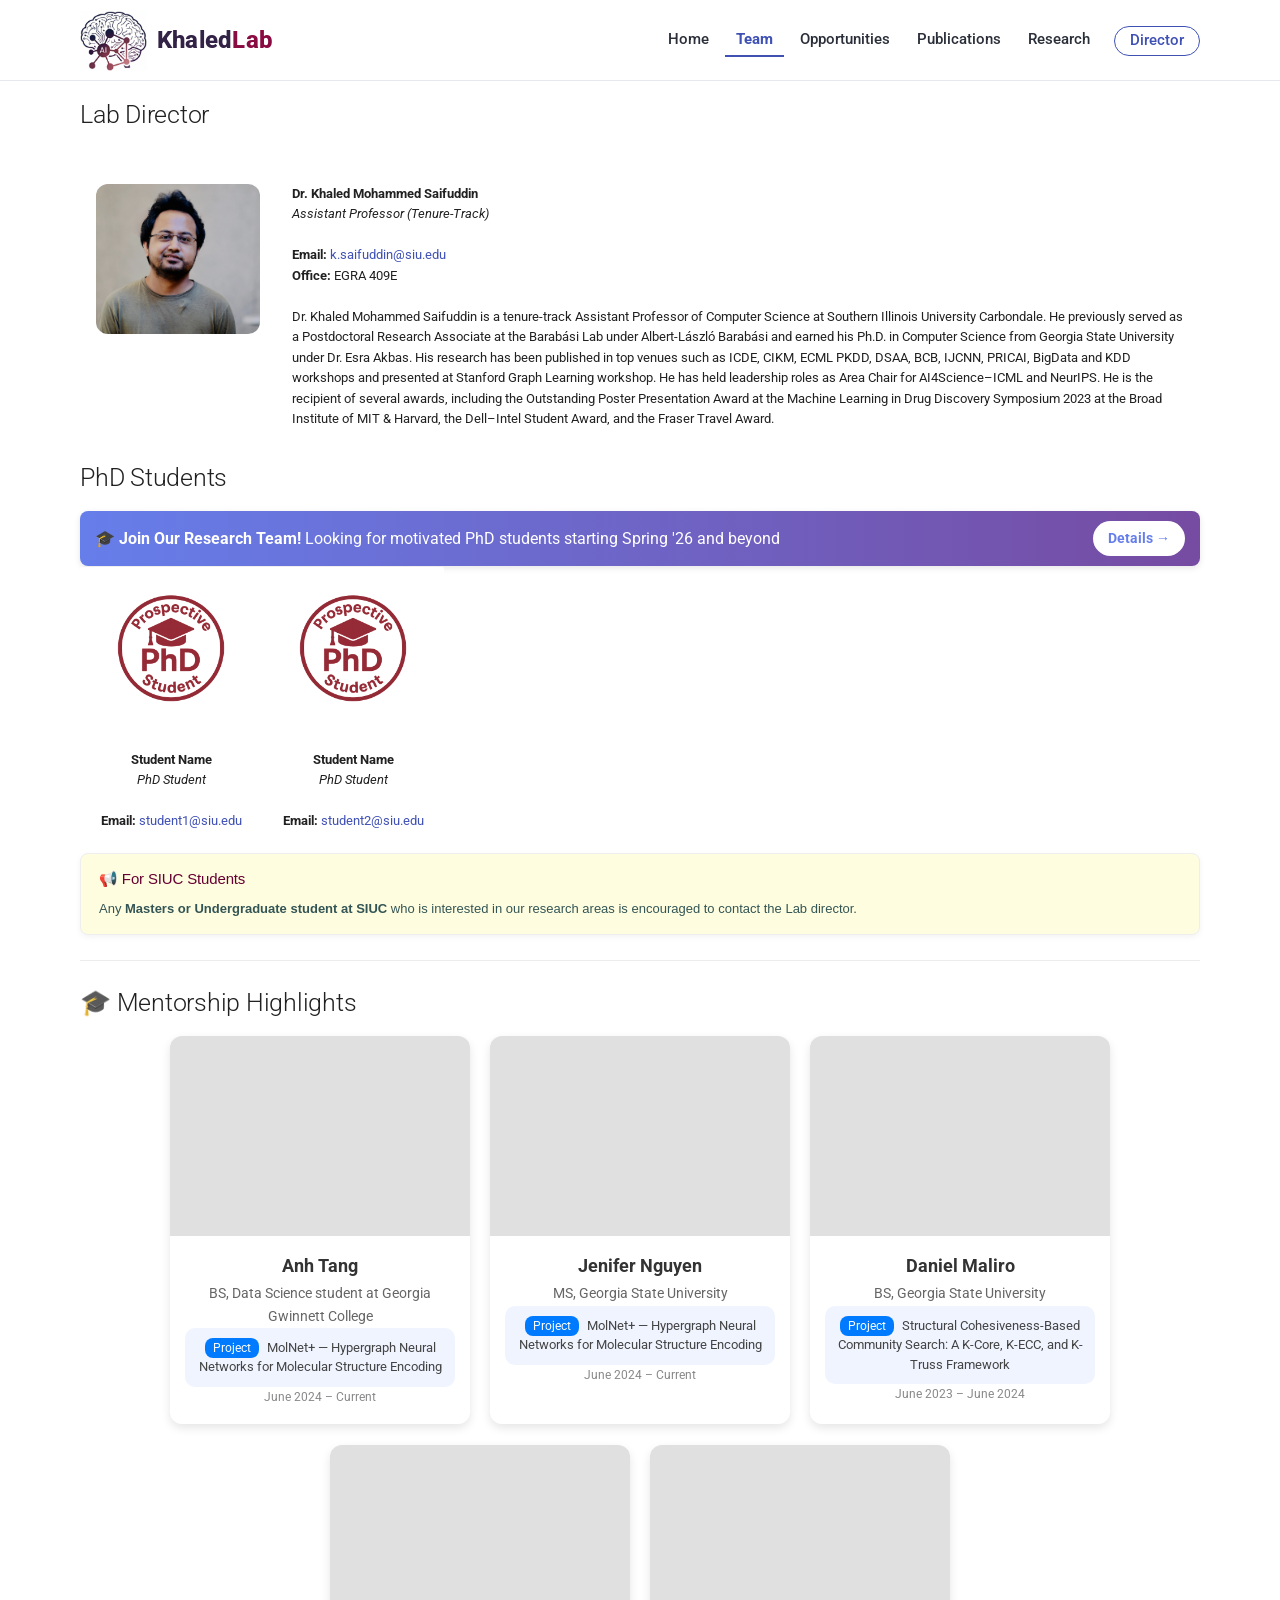
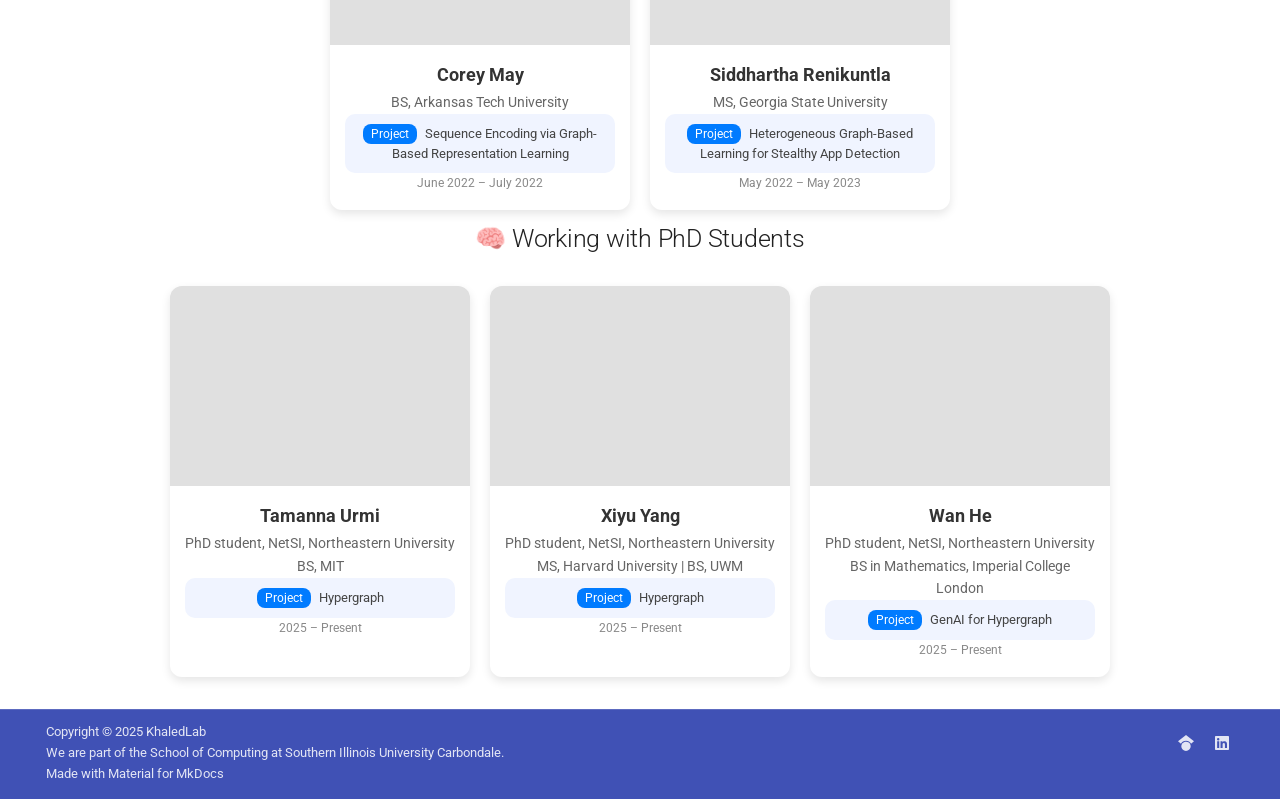
<file: people/index.html>
<!doctype html>
<html lang="en" class="no-js">
  <head>
    
      <meta charset="utf-8">
      <meta name="viewport" content="width=device-width,initial-scale=1">
      
        <meta name="description" content="Research in Graph Mining, Hypergraph Learning, and Network Medicine">
      
      
      
        <link rel="canonical" href="https://khaledlab.com/people/">
      
      
        <link rel="prev" href="..">
      
      
        <link rel="next" href="../opportunities/">
      
      
      <link rel="icon" href="../assets/favicon.png">
      <meta name="generator" content="mkdocs-1.6.1, mkdocs-material-9.6.19">
    
    
      
        <title>Team - KhaledLab</title>
      
    
    
      <link rel="stylesheet" href="../assets/stylesheets/main.7e37652d.min.css">
      
        
        <link rel="stylesheet" href="../assets/stylesheets/palette.06af60db.min.css">
      
      


    
    
      
    
    
      
        
        
        <link rel="preconnect" href="https://fonts.gstatic.com" crossorigin>
        <link rel="stylesheet" href="https://fonts.googleapis.com/css?family=Roboto:300,300i,400,400i,700,700i%7CRoboto+Mono:400,400i,700,700i&display=fallback">
        <style>:root{--md-text-font:"Roboto";--md-code-font:"Roboto Mono"}</style>
      
    
    
      <link rel="stylesheet" href="../assets/css/extra.css">
    
    <script>__md_scope=new URL("..",location),__md_hash=e=>[...e].reduce(((e,_)=>(e<<5)-e+_.charCodeAt(0)),0),__md_get=(e,_=localStorage,t=__md_scope)=>JSON.parse(_.getItem(t.pathname+"."+e)),__md_set=(e,_,t=localStorage,a=__md_scope)=>{try{t.setItem(a.pathname+"."+e,JSON.stringify(_))}catch(e){}}</script>
    
      

    
    
    
  </head>
  
  
    
    
      
    
    
    
    
    <body dir="ltr" data-md-color-scheme="default" data-md-color-primary="indigo" data-md-color-accent="deep-purple">
  
    
    <input class="md-toggle" data-md-toggle="drawer" type="checkbox" id="__drawer" autocomplete="off">
    <input class="md-toggle" data-md-toggle="search" type="checkbox" id="__search" autocomplete="off">
    <label class="md-overlay" for="__drawer"></label>
    <div data-md-component="skip">
      
        
        <a href="#lab-director" class="md-skip">
          Skip to content
        </a>
      
    </div>
    <div data-md-component="announce">
      
    </div>
    
    
      

<header class="md-header" data-md-component="header">
  <nav class="md-header__inner md-grid" aria-label="Header">
    <a href=".." title="KhaledLab" class="md-header__button md-logo" aria-label="KhaledLab" data-md-component="logo">
      
  
  <svg xmlns="http://www.w3.org/2000/svg" viewBox="0 0 24 24"><path d="M12 8a3 3 0 0 0 3-3 3 3 0 0 0-3-3 3 3 0 0 0-3 3 3 3 0 0 0 3 3m0 3.54C9.64 9.35 6.5 8 3 8v11c3.5 0 6.64 1.35 9 3.54 2.36-2.19 5.5-3.54 9-3.54V8c-3.5 0-6.64 1.35-9 3.54"/></svg>

    </a>
    <label class="md-header__button md-icon" for="__drawer">
      
      <svg xmlns="http://www.w3.org/2000/svg" viewBox="0 0 24 24"><path d="M3 6h18v2H3zm0 5h18v2H3zm0 5h18v2H3z"/></svg>
    </label>
    <div class="md-header__title" data-md-component="header-title">
      <div class="md-header__ellipsis">
        <div class="md-header__topic">
          <span class="md-ellipsis">
            KhaledLab
          </span>
        </div>
        <div class="md-header__topic" data-md-component="header-topic">
          <span class="md-ellipsis">
            
              Team
            
          </span>
        </div>
      </div>
    </div>
    
      
        <form class="md-header__option" data-md-component="palette">
  
    
    
    
    <input class="md-option" data-md-color-media="" data-md-color-scheme="default" data-md-color-primary="indigo" data-md-color-accent="deep-purple"  aria-hidden="true"  type="radio" name="__palette" id="__palette_0">
    
  
    
    
    
    <input class="md-option" data-md-color-media="" data-md-color-scheme="slate" data-md-color-primary="indigo" data-md-color-accent="deep-purple"  aria-hidden="true"  type="radio" name="__palette" id="__palette_1">
    
  
</form>
      
    
    
      <script>var palette=__md_get("__palette");if(palette&&palette.color){if("(prefers-color-scheme)"===palette.color.media){var media=matchMedia("(prefers-color-scheme: light)"),input=document.querySelector(media.matches?"[data-md-color-media='(prefers-color-scheme: light)']":"[data-md-color-media='(prefers-color-scheme: dark)']");palette.color.media=input.getAttribute("data-md-color-media"),palette.color.scheme=input.getAttribute("data-md-color-scheme"),palette.color.primary=input.getAttribute("data-md-color-primary"),palette.color.accent=input.getAttribute("data-md-color-accent")}for(var[key,value]of Object.entries(palette.color))document.body.setAttribute("data-md-color-"+key,value)}</script>
    
    
    
      
      
        <label class="md-header__button md-icon" for="__search">
          
          <svg xmlns="http://www.w3.org/2000/svg" viewBox="0 0 24 24"><path d="M9.5 3A6.5 6.5 0 0 1 16 9.5c0 1.61-.59 3.09-1.56 4.23l.27.27h.79l5 5-1.5 1.5-5-5v-.79l-.27-.27A6.52 6.52 0 0 1 9.5 16 6.5 6.5 0 0 1 3 9.5 6.5 6.5 0 0 1 9.5 3m0 2C7 5 5 7 5 9.5S7 14 9.5 14 14 12 14 9.5 12 5 9.5 5"/></svg>
        </label>
        <div class="md-search" data-md-component="search" role="dialog">
  <label class="md-search__overlay" for="__search"></label>
  <div class="md-search__inner" role="search">
    <form class="md-search__form" name="search">
      <input type="text" class="md-search__input" name="query" aria-label="Search" placeholder="Search" autocapitalize="off" autocorrect="off" autocomplete="off" spellcheck="false" data-md-component="search-query" required>
      <label class="md-search__icon md-icon" for="__search">
        
        <svg xmlns="http://www.w3.org/2000/svg" viewBox="0 0 24 24"><path d="M9.5 3A6.5 6.5 0 0 1 16 9.5c0 1.61-.59 3.09-1.56 4.23l.27.27h.79l5 5-1.5 1.5-5-5v-.79l-.27-.27A6.52 6.52 0 0 1 9.5 16 6.5 6.5 0 0 1 3 9.5 6.5 6.5 0 0 1 9.5 3m0 2C7 5 5 7 5 9.5S7 14 9.5 14 14 12 14 9.5 12 5 9.5 5"/></svg>
        
        <svg xmlns="http://www.w3.org/2000/svg" viewBox="0 0 24 24"><path d="M20 11v2H8l5.5 5.5-1.42 1.42L4.16 12l7.92-7.92L13.5 5.5 8 11z"/></svg>
      </label>
      <nav class="md-search__options" aria-label="Search">
        
        <button type="reset" class="md-search__icon md-icon" title="Clear" aria-label="Clear" tabindex="-1">
          
          <svg xmlns="http://www.w3.org/2000/svg" viewBox="0 0 24 24"><path d="M19 6.41 17.59 5 12 10.59 6.41 5 5 6.41 10.59 12 5 17.59 6.41 19 12 13.41 17.59 19 19 17.59 13.41 12z"/></svg>
        </button>
      </nav>
      
        <div class="md-search__suggest" data-md-component="search-suggest"></div>
      
    </form>
    <div class="md-search__output">
      <div class="md-search__scrollwrap" tabindex="0" data-md-scrollfix>
        <div class="md-search-result" data-md-component="search-result">
          <div class="md-search-result__meta">
            Initializing search
          </div>
          <ol class="md-search-result__list" role="presentation"></ol>
        </div>
      </div>
    </div>
  </div>
</div>
      
    
    
  </nav>
  
</header>
    
    <div class="md-container" data-md-component="container">
      
      
        
          
            
<nav class="md-tabs" aria-label="Tabs" data-md-component="tabs">
  <div class="md-grid">
    <ul class="md-tabs__list">
      
        
  
  
  
  
    <li class="md-tabs__item">
      <a href=".." class="md-tabs__link">
        
  
  
    
  
  Home

      </a>
    </li>
  

      
        
  
  
  
    
  
  
    <li class="md-tabs__item md-tabs__item--active">
      <a href="./" class="md-tabs__link">
        
  
  
    
  
  Team

      </a>
    </li>
  

      
        
  
  
  
  
    <li class="md-tabs__item">
      <a href="../opportunities/" class="md-tabs__link">
        
  
  
    
  
  Opportunities

      </a>
    </li>
  

      
        
  
  
  
  
    <li class="md-tabs__item">
      <a href="../publications/" class="md-tabs__link">
        
  
  
    
  
  Publications

      </a>
    </li>
  

      
        
  
  
  
  
    <li class="md-tabs__item">
      <a href="../research/" class="md-tabs__link">
        
  
  
    
  
  Research

      </a>
    </li>
  

      
        
  
  
  
  
    <li class="md-tabs__item">
      <a href="https://www.khaled-saifuddin.site/" class="md-tabs__link">
        
  
  
    
  
  Director

      </a>
    </li>
  

      
    </ul>
  </div>
</nav>
          
        
      
      <main class="md-main" data-md-component="main">
        <div class="md-main__inner md-grid">
          
            
              
              <div class="md-sidebar md-sidebar--primary" data-md-component="sidebar" data-md-type="navigation" >
                <div class="md-sidebar__scrollwrap">
                  <div class="md-sidebar__inner">
                    


  


  

<nav class="md-nav md-nav--primary md-nav--lifted md-nav--integrated" aria-label="Navigation" data-md-level="0">
  <label class="md-nav__title" for="__drawer">
    <a href=".." title="KhaledLab" class="md-nav__button md-logo" aria-label="KhaledLab" data-md-component="logo">
      
  
  <svg xmlns="http://www.w3.org/2000/svg" viewBox="0 0 24 24"><path d="M12 8a3 3 0 0 0 3-3 3 3 0 0 0-3-3 3 3 0 0 0-3 3 3 3 0 0 0 3 3m0 3.54C9.64 9.35 6.5 8 3 8v11c3.5 0 6.64 1.35 9 3.54 2.36-2.19 5.5-3.54 9-3.54V8c-3.5 0-6.64 1.35-9 3.54"/></svg>

    </a>
    KhaledLab
  </label>
  
  <ul class="md-nav__list" data-md-scrollfix>
    
      
      
  
  
  
  
    <li class="md-nav__item">
      <a href=".." class="md-nav__link">
        
  
  
  <span class="md-ellipsis">
    Home
    
  </span>
  

      </a>
    </li>
  

    
      
      
  
  
    
  
  
  
    <li class="md-nav__item md-nav__item--active">
      
      <input class="md-nav__toggle md-toggle" type="checkbox" id="__toc">
      
      
      
        <label class="md-nav__link md-nav__link--active" for="__toc">
          
  
  
  <span class="md-ellipsis">
    Team
    
  </span>
  

          <span class="md-nav__icon md-icon"></span>
        </label>
      
      <a href="./" class="md-nav__link md-nav__link--active">
        
  
  
  <span class="md-ellipsis">
    Team
    
  </span>
  

      </a>
      
        

<nav class="md-nav md-nav--secondary" aria-label="Table of contents">
  
  
  
  
    <label class="md-nav__title" for="__toc">
      <span class="md-nav__icon md-icon"></span>
      Table of contents
    </label>
    <ul class="md-nav__list" data-md-component="toc" data-md-scrollfix>
      
        <li class="md-nav__item">
  <a href="#lab-director" class="md-nav__link">
    <span class="md-ellipsis">
      Lab Director
    </span>
  </a>
  
</li>
      
        <li class="md-nav__item">
  <a href="#phd-students" class="md-nav__link">
    <span class="md-ellipsis">
      PhD Students
    </span>
  </a>
  
</li>
      
        <li class="md-nav__item">
  <a href="#mentorship-highlights" class="md-nav__link">
    <span class="md-ellipsis">
      🎓 Mentorship Highlights
    </span>
  </a>
  
</li>
      
    </ul>
  
</nav>
      
    </li>
  

    
      
      
  
  
  
  
    <li class="md-nav__item">
      <a href="../opportunities/" class="md-nav__link">
        
  
  
  <span class="md-ellipsis">
    Opportunities
    
  </span>
  

      </a>
    </li>
  

    
      
      
  
  
  
  
    <li class="md-nav__item">
      <a href="../publications/" class="md-nav__link">
        
  
  
  <span class="md-ellipsis">
    Publications
    
  </span>
  

      </a>
    </li>
  

    
      
      
  
  
  
  
    <li class="md-nav__item">
      <a href="../research/" class="md-nav__link">
        
  
  
  <span class="md-ellipsis">
    Research
    
  </span>
  

      </a>
    </li>
  

    
      
      
  
  
  
  
    <li class="md-nav__item">
      <a href="https://www.khaled-saifuddin.site/" class="md-nav__link">
        
  
  
  <span class="md-ellipsis">
    Director
    
  </span>
  

      </a>
    </li>
  

    
  </ul>
</nav>
                  </div>
                </div>
              </div>
            
            
          
          
            <div class="md-content" data-md-component="content">
              <article class="md-content__inner md-typeset">
                
                  



  <h1>Team</h1>

<h2 id="lab-director">Lab Director<a class="headerlink" href="#lab-director" title="Permanent link">&para;</a></h2>
<table>
<thead>
<tr>
<th style="text-align: left;"></th>
<th style="text-align: left;"></th>
</tr>
</thead>
<tbody>
<tr>
<td style="text-align: left;"><img alt="Dr. Khaled" src="../assets/people/khaled.png" style="width: 650px; height: 150px; border-radius: 12px; object-fit: cover;" /></td>
<td style="text-align: left;"><strong>Dr. Khaled Mohammed Saifuddin</strong><br><em>Assistant Professor (Tenure-Track)</em><br><br><strong>Email:</strong> <a href="mailto:khaled@siu.edu">k.saifuddin@siu.edu</a><br><strong>Office:</strong> EGRA 409E<br><br>Dr. Khaled Mohammed Saifuddin is a tenure-track Assistant Professor of Computer Science at Southern Illinois University Carbondale. He previously served as a Postdoctoral Research Associate at the Barabási Lab under Albert-László Barabási and earned his Ph.D. in Computer Science from Georgia State University under Dr. Esra Akbas. His research has been published in top venues such as ICDE, CIKM, ECML PKDD, DSAA, BCB, IJCNN, PRICAI, BigData and KDD workshops and presented at Stanford Graph Learning workshop. He has held leadership roles as Area Chair for AI4Science–ICML and NeurIPS. He is the recipient of several awards, including the Outstanding Poster Presentation Award at the Machine Learning in Drug Discovery Symposium 2023 at the Broad Institute of MIT &amp; Harvard, the Dell–Intel Student Award, and the Fraser Travel Award.</td>
</tr>
</tbody>
</table>
<h2 id="phd-students">PhD Students<a class="headerlink" href="#phd-students" title="Permanent link">&para;</a></h2>
<div style="max-width: 1000px; margin: 20px auto; background: linear-gradient(90deg, #667eea 0%, #764ba2 100%); color: white; padding: 10px 15px; border-radius: 8px; display: flex; align-items: center; justify-content: space-between; box-shadow: 0 2px 6px rgba(0,0,0,0.1); flex-wrap: wrap; gap: 10px;">
  <span style="font-size: 16px; flex: 1; min-width: 200px;">
    🎓 <strong>Join Our Research Team!</strong> Looking for motivated PhD students starting Spring '26 and beyond
  </span>
  <a href="/opportunities/" style="background: white; color: #667eea; padding: 6px 15px; border-radius: 20px; text-decoration: none; font-weight: bold; font-size: 14px; white-space: nowrap; flex-shrink: 0;">
    Details →
  </a>
</div>

<table>
<thead>
<tr>
<th style="text-align: center;"></th>
<th style="text-align: center;"></th>
</tr>
</thead>
<tbody>
<tr>
<td style="text-align: center;"><img alt="Student 1" src="../assets/people/phd_student.png" style="width: 150px; height: 150px; margin-top: -30px; border-radius: 50%; object-fit: cover;" /><br><br><strong>Student Name</strong><br><em>PhD Student</em><br><br><strong>Email:</strong> <a href="mailto:student1@siu.edu">student1@siu.edu</a><br></td>
<td style="text-align: center;"><img alt="Student 2" src="../assets/people/phd_student.png" style="width: 150px; height: 150px; margin-top: -30px; border-radius: 50%; object-fit: cover;" /><br><br><strong>Student Name</strong><br><em>PhD Student</em><br><br><strong>Email:</strong> <a href="mailto:student2@siu.edu">student2@siu.edu</a><br></td>
</tr>
</tbody>
</table>
<!-- For SIUC Students -->
<div style="margin: 20px auto; max-width: 90%; font-family: Arial, sans-serif; font-size: 13px; color: #355; background: #fffddf; border: 1px solid #eee; border-radius: 8px; box-shadow: 0 2px 6px rgba(0,0,0,0.05); padding: 14px 18px;">

  <h3 style="margin: 0 0 8px; font-size: 15px; color: #660033;">📢 For SIUC Students</h3>

  <p style="margin: 0 0 6px;">
    Any <strong>Masters or Undergraduate student at SIUC</strong> who is interested in 
    our research areas is encouraged to contact the Lab director. 
  </p>

 </div>

<hr />
<h2 id="mentorship-highlights">🎓 Mentorship Highlights<a class="headerlink" href="#mentorship-highlights" title="Permanent link">&para;</a></h2>
<div class="mentor-container">
  <!-- Mentor Cards -->
  <div class="mentor-card">
    <div class="mentor-photo" style="background-image: url('https://dl.dropboxusercontent.com/scl/fi/s7rdmpyey9u07r4cph88p/IMG_9037.jpg?rlkey=63sa7jdhr6ktlpl9kni6zjr5a&st=bxaxjid6');"></div>
    <div class="mentor-info">
      <div class="mentor-name">Anh Tang</div>
      <div class="mentor-institute">BS, Data Science student at Georgia Gwinnett College</div>
      <div class="mentor-project-box">
        <span class="label">Project</span> MolNet+ — Hypergraph Neural Networks for Molecular Structure Encoding
      </div>
      <div class="mentor-time">June 2024 – Current</div>
    </div>
  </div>

  <div class="mentor-card">
    <div class="mentor-photo" style="background-image: url('https://dl.dropboxusercontent.com/scl/fi/vzsrla94jqazd32f47hn0/IMG_7435.jpg?rlkey=u4e49551nm1tf5amp54ds8de6&st=gyvclfcm');"></div>
    <div class="mentor-info">
      <div class="mentor-name">Jenifer Nguyen</div>
      <div class="mentor-institute">MS, Georgia State University</div>
      <div class="mentor-project-box">
        <span class="label">Project</span> MolNet+ — Hypergraph Neural Networks for Molecular Structure Encoding
      </div>
      <div class="mentor-time">June 2024 – Current</div>
    </div>
  </div>

  <div class="mentor-card">
    <div class="mentor-photo" style="background-image: url('https://via.placeholder.com/400x200');"></div>
    <div class="mentor-info">
      <div class="mentor-name">Daniel Maliro</div>
      <div class="mentor-institute">BS, Georgia State University</div>
      <div class="mentor-project-box">
        <span class="label">Project</span> Structural Cohesiveness-Based Community Search: A K-Core, K-ECC, and K-Truss Framework
      </div>
      <div class="mentor-time">June 2023 – June 2024</div>
    </div>
  </div>

  <div class="mentor-card">
    <div class="mentor-photo" style="background-image: url('https://dl.dropboxusercontent.com/scl/fi/u4nh3v3xw8jymopn0d4pb/Picture1.jpg?rlkey=t4yiivu6d0cq3u7e2cytxr93i&st=gyvws8r3');"></div>
    <div class="mentor-info">
      <div class="mentor-name">Corey May</div>
      <div class="mentor-institute">BS, Arkansas Tech University</div>
      <div class="mentor-project-box">
        <span class="label">Project</span> Sequence Encoding via Graph-Based Representation Learning
      </div>
      <div class="mentor-time">June 2022 – July 2022</div>
    </div>
  </div>

  <div class="mentor-card">
    <div class="mentor-photo" style="background-image: url('https://dl.dropboxusercontent.com/scl/fi/cisgkcmywtnuz8fe4occu/Picture2.jpg?rlkey=ngc568zmi8k38h5nyp7r5m1ot&st=nky6jnj3');"></div>
    <div class="mentor-info">
      <div class="mentor-name">Siddhartha Renikuntla</div>
      <div class="mentor-institute">MS, Georgia State University</div>
      <div class="mentor-project-box">
        <span class="label">Project</span> Heterogeneous Graph-Based Learning for Stealthy App Detection
      </div>
      <div class="mentor-time">May 2022 – May 2023</div>
    </div>
  </div>
</div>

<h2 style="text-align:center; margin: 50px 0 30px;">🧠 Working with PhD Students</h2>

<div class="mentor-container">
  <div class="mentor-card">
    <div class="mentor-photo" style="background-image: url('https://via.placeholder.com/400x200');"></div>
    <div class="mentor-info">
      <div class="mentor-name">Tamanna Urmi</div>
      <div class="mentor-institute">PhD student, NetSI, Northeastern University<br>BS, MIT</div>
      <div class="mentor-project-box">
        <span class="label">Project</span> Hypergraph
      </div>
      <div class="mentor-time">2025 – Present</div>
    </div>
  </div>

  <div class="mentor-card">
    <div class="mentor-photo" style="background-image: url('https://via.placeholder.com/400x200');"></div>
    <div class="mentor-info">
      <div class="mentor-name">Xiyu Yang</div>
      <div class="mentor-institute">PhD student, NetSI, Northeastern University<br>MS, Harvard University | BS, UWM</div>
      <div class="mentor-project-box">
        <span class="label">Project</span> Hypergraph
      </div>
      <div class="mentor-time">2025 – Present</div>
    </div>
  </div>

  <div class="mentor-card">
    <div class="mentor-photo" style="background-image: url('https://dl.dropboxusercontent.com/scl/fi/55d0jh5i6vbwq4zgp7vhw/wan-he.png?rlkey=65rh8un64qak90y2mpk3w472b&st=gclur5qx');"></div>
    <div class="mentor-info">
      <div class="mentor-name">Wan He</div>
      <div class="mentor-institute">PhD student, NetSI, Northeastern University<br>BS in Mathematics, Imperial College London</div>
      <div class="mentor-project-box">
        <span class="label">Project</span> GenAI for Hypergraph
      </div>
      <div class="mentor-time">2025 – Present</div>
    </div>
  </div>
</div>

<style>
.mentor-container {
  display: flex;
  flex-wrap: wrap;
  justify-content: center;
  gap: 20px;
  max-width: 1200px;
  margin: auto;
}
.mentor-card {
  background: white;
  border-radius: 12px;
  box-shadow: 0 4px 10px rgba(0, 0, 0, 0.1);
  overflow: hidden;
  transition: transform 0.3s ease;
  width: 300px;
}
.mentor-card:hover { transform: translateY(-5px); }
.mentor-photo {
  width: 100%;
  height: 200px;
  background-color: #e0e0e0;
  background-size: cover;
  background-position: center;
}
.mentor-info { padding: 15px; text-align: center; }
.mentor-name {
  font-size: 18px; font-weight: bold; margin: 8px 0 5px 0; color: #333;
}
.mentor-institute { font-size: 14px; color: #666; margin-bottom: 8px; }
.mentor-project-box {
  background-color: #f0f4ff;
  padding: 10px;
  border-radius: 10px;
  margin-top: 8px;
  font-size: 13px;
  color: #444;
  line-height: 1.5;
}
.mentor-project-box .label {
  background-color: #007bff;
  color: white;
  padding: 3px 8px;
  border-radius: 8px;
  font-size: 12px;
  margin-right: 5px;
}
.mentor-time { font-size: 12px; color: #888; margin-top: 6px; }
@media (max-width: 600px) { .mentor-card { width: 100%; } }

h2 {
  margin-top: 10px !important; /* reduce default 60px+ gap */

}
table {
  margin-bottom: 0px !important; /* tighten table-bottom spacing */
}
p, div {
  margin-top: 0 !important;
  margin-bottom: 1px !important;
}
</style>












                
              </article>
            </div>
          
          
  <script>var tabs=__md_get("__tabs");if(Array.isArray(tabs))e:for(var set of document.querySelectorAll(".tabbed-set")){var labels=set.querySelector(".tabbed-labels");for(var tab of tabs)for(var label of labels.getElementsByTagName("label"))if(label.innerText.trim()===tab){var input=document.getElementById(label.htmlFor);input.checked=!0;continue e}}</script>

<script>var target=document.getElementById(location.hash.slice(1));target&&target.name&&(target.checked=target.name.startsWith("__tabbed_"))</script>
        </div>
        
      </main>
      
        <footer class="md-footer">
  
  <div class="md-footer-meta md-typeset">
    <div class="md-footer-meta__inner md-grid">
      <div class="md-copyright">
  
    <div class="md-copyright__highlight">
      Copyright &copy; 2025 KhaledLab <br> We are part of the School of Computing at Southern Illinois University Carbondale. 
    </div>
  
  
    Made with
    <a href="https://squidfunk.github.io/mkdocs-material/" target="_blank" rel="noopener">
      Material for MkDocs
    </a>
  
</div>
      
        
<div class="md-social">
  
    
    
    
    
    <a href="https://scholar.google.com/citations?user=_jR1BrsAAAAJ&hl=en" target="_blank" rel="noopener" title="Google Scholar" class="md-social__link">
      <svg xmlns="http://www.w3.org/2000/svg" viewBox="0 0 512 512"><!--! Font Awesome Free 7.0.0 by @fontawesome - https://fontawesome.com License - https://fontawesome.com/license/free (Icons: CC BY 4.0, Fonts: SIL OFL 1.1, Code: MIT License) Copyright 2025 Fonticons, Inc.--><path fill="currentColor" d="M390.9 298.5s0 .1.1.1c9.2 19.4 14.4 41.1 14.4 64C405.3 445.1 338.5 512 256 512s-149.3-66.9-149.3-149.3c0-22.9 5.2-44.6 14.4-64 1.7-3.6 3.6-7.2 5.6-10.7q6.6-11.4 15-21.3c27.4-32.6 68.5-53.3 114.4-53.3 33.6 0 64.6 11.1 89.6 29.9 9.1 6.9 17.4 14.7 24.8 23.5 5.6 6.6 10.6 13.8 15 21.3 2 3.4 3.8 7 5.5 10.5zm26.4-18.8c-30.1-58.4-91-98.4-161.3-98.4s-131.2 40-161.3 98.4L0 202.7 256 0l256 202.7-94.7 77.1z"/></svg>
    </a>
  
    
    
    
    
    <a href="https://www.linkedin.com/in/kms026/" target="_blank" rel="noopener" title="LinkedIn" class="md-social__link">
      <svg xmlns="http://www.w3.org/2000/svg" viewBox="0 0 448 512"><!--! Font Awesome Free 7.0.0 by @fontawesome - https://fontawesome.com License - https://fontawesome.com/license/free (Icons: CC BY 4.0, Fonts: SIL OFL 1.1, Code: MIT License) Copyright 2025 Fonticons, Inc.--><path fill="currentColor" d="M416 32H31.9C14.3 32 0 46.5 0 64.3v383.4C0 465.5 14.3 480 31.9 480H416c17.6 0 32-14.5 32-32.3V64.3c0-17.8-14.4-32.3-32-32.3M135.4 416H69V202.2h66.5V416zM102.2 96a38.5 38.5 0 1 1 0 77 38.5 38.5 0 1 1 0-77m282.1 320h-66.4V312c0-24.8-.5-56.7-34.5-56.7-34.6 0-39.9 27-39.9 54.9V416h-66.4V202.2h63.7v29.2h.9c8.9-16.8 30.6-34.5 62.9-34.5 67.2 0 79.7 44.3 79.7 101.9z"/></svg>
    </a>
  
</div>
      
    </div>
  </div>
</footer>
      
    </div>
    <div class="md-dialog" data-md-component="dialog">
      <div class="md-dialog__inner md-typeset"></div>
    </div>
    
    
    
      
      <script id="__config" type="application/json">{"base": "..", "features": ["navigation.tabs", "content.code.copy", "content.tabs.link", "search.highlight", "search.suggest", "toc.integrate"], "search": "../assets/javascripts/workers/search.973d3a69.min.js", "tags": null, "translations": {"clipboard.copied": "Copied to clipboard", "clipboard.copy": "Copy to clipboard", "search.result.more.one": "1 more on this page", "search.result.more.other": "# more on this page", "search.result.none": "No matching documents", "search.result.one": "1 matching document", "search.result.other": "# matching documents", "search.result.placeholder": "Type to start searching", "search.result.term.missing": "Missing", "select.version": "Select version"}, "version": null}</script>
    
    
      <script src="../assets/javascripts/bundle.92b07e13.min.js"></script>
      
    
  </body>
</html>
</file>
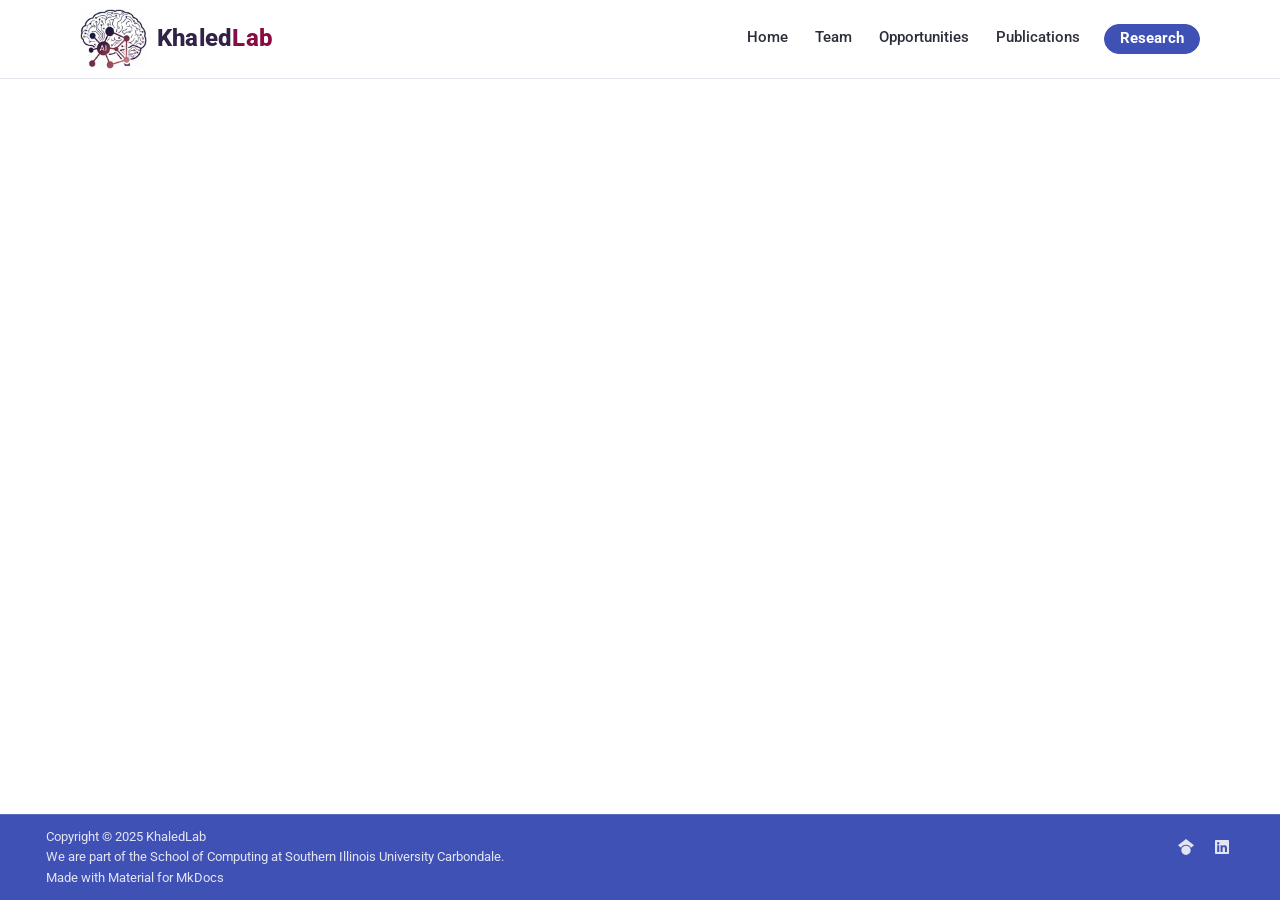
<file: projects/index.html>
<!doctype html>
<html lang="en" class="no-js">
  <head>
    
      <meta charset="utf-8">
      <meta name="viewport" content="width=device-width,initial-scale=1">
      
        <meta name="description" content="Research in Graph Mining, Hypergraph Learning, and Network Medicine">
      
      
      
        <link rel="canonical" href="https://khaledlab.com/projects/">
      
      
        <link rel="prev" href="../publications/">
      
      
      
      <link rel="icon" href="../assets/favicon.png">
      <meta name="generator" content="mkdocs-1.6.1, mkdocs-material-9.6.19">
    
    
      
        <title>Research - KhaledLab</title>
      
    
    
      <link rel="stylesheet" href="../assets/stylesheets/main.7e37652d.min.css">
      
        
        <link rel="stylesheet" href="../assets/stylesheets/palette.06af60db.min.css">
      
      


    
    
      
    
    
      
        
        
        <link rel="preconnect" href="https://fonts.gstatic.com" crossorigin>
        <link rel="stylesheet" href="https://fonts.googleapis.com/css?family=Roboto:300,300i,400,400i,700,700i%7CRoboto+Mono:400,400i,700,700i&display=fallback">
        <style>:root{--md-text-font:"Roboto";--md-code-font:"Roboto Mono"}</style>
      
    
    
      <link rel="stylesheet" href="../assets/css/extra.css">
    
    <script>__md_scope=new URL("..",location),__md_hash=e=>[...e].reduce(((e,_)=>(e<<5)-e+_.charCodeAt(0)),0),__md_get=(e,_=localStorage,t=__md_scope)=>JSON.parse(_.getItem(t.pathname+"."+e)),__md_set=(e,_,t=localStorage,a=__md_scope)=>{try{t.setItem(a.pathname+"."+e,JSON.stringify(_))}catch(e){}}</script>
    
      

    
    
    
  </head>
  
  
    
    
      
    
    
    
    
    <body dir="ltr" data-md-color-scheme="default" data-md-color-primary="indigo" data-md-color-accent="deep-purple">
  
    
    <input class="md-toggle" data-md-toggle="drawer" type="checkbox" id="__drawer" autocomplete="off">
    <input class="md-toggle" data-md-toggle="search" type="checkbox" id="__search" autocomplete="off">
    <label class="md-overlay" for="__drawer"></label>
    <div data-md-component="skip">
      
    </div>
    <div data-md-component="announce">
      
    </div>
    
    
      

<header class="md-header" data-md-component="header">
  <nav class="md-header__inner md-grid" aria-label="Header">
    <a href=".." title="KhaledLab" class="md-header__button md-logo" aria-label="KhaledLab" data-md-component="logo">
      
  
  <svg xmlns="http://www.w3.org/2000/svg" viewBox="0 0 24 24"><path d="M12 8a3 3 0 0 0 3-3 3 3 0 0 0-3-3 3 3 0 0 0-3 3 3 3 0 0 0 3 3m0 3.54C9.64 9.35 6.5 8 3 8v11c3.5 0 6.64 1.35 9 3.54 2.36-2.19 5.5-3.54 9-3.54V8c-3.5 0-6.64 1.35-9 3.54"/></svg>

    </a>
    <label class="md-header__button md-icon" for="__drawer">
      
      <svg xmlns="http://www.w3.org/2000/svg" viewBox="0 0 24 24"><path d="M3 6h18v2H3zm0 5h18v2H3zm0 5h18v2H3z"/></svg>
    </label>
    <div class="md-header__title" data-md-component="header-title">
      <div class="md-header__ellipsis">
        <div class="md-header__topic">
          <span class="md-ellipsis">
            KhaledLab
          </span>
        </div>
        <div class="md-header__topic" data-md-component="header-topic">
          <span class="md-ellipsis">
            
              Research
            
          </span>
        </div>
      </div>
    </div>
    
      
        <form class="md-header__option" data-md-component="palette">
  
    
    
    
    <input class="md-option" data-md-color-media="" data-md-color-scheme="default" data-md-color-primary="indigo" data-md-color-accent="deep-purple"  aria-hidden="true"  type="radio" name="__palette" id="__palette_0">
    
  
    
    
    
    <input class="md-option" data-md-color-media="" data-md-color-scheme="slate" data-md-color-primary="indigo" data-md-color-accent="deep-purple"  aria-hidden="true"  type="radio" name="__palette" id="__palette_1">
    
  
</form>
      
    
    
      <script>var palette=__md_get("__palette");if(palette&&palette.color){if("(prefers-color-scheme)"===palette.color.media){var media=matchMedia("(prefers-color-scheme: light)"),input=document.querySelector(media.matches?"[data-md-color-media='(prefers-color-scheme: light)']":"[data-md-color-media='(prefers-color-scheme: dark)']");palette.color.media=input.getAttribute("data-md-color-media"),palette.color.scheme=input.getAttribute("data-md-color-scheme"),palette.color.primary=input.getAttribute("data-md-color-primary"),palette.color.accent=input.getAttribute("data-md-color-accent")}for(var[key,value]of Object.entries(palette.color))document.body.setAttribute("data-md-color-"+key,value)}</script>
    
    
    
      
      
        <label class="md-header__button md-icon" for="__search">
          
          <svg xmlns="http://www.w3.org/2000/svg" viewBox="0 0 24 24"><path d="M9.5 3A6.5 6.5 0 0 1 16 9.5c0 1.61-.59 3.09-1.56 4.23l.27.27h.79l5 5-1.5 1.5-5-5v-.79l-.27-.27A6.52 6.52 0 0 1 9.5 16 6.5 6.5 0 0 1 3 9.5 6.5 6.5 0 0 1 9.5 3m0 2C7 5 5 7 5 9.5S7 14 9.5 14 14 12 14 9.5 12 5 9.5 5"/></svg>
        </label>
        <div class="md-search" data-md-component="search" role="dialog">
  <label class="md-search__overlay" for="__search"></label>
  <div class="md-search__inner" role="search">
    <form class="md-search__form" name="search">
      <input type="text" class="md-search__input" name="query" aria-label="Search" placeholder="Search" autocapitalize="off" autocorrect="off" autocomplete="off" spellcheck="false" data-md-component="search-query" required>
      <label class="md-search__icon md-icon" for="__search">
        
        <svg xmlns="http://www.w3.org/2000/svg" viewBox="0 0 24 24"><path d="M9.5 3A6.5 6.5 0 0 1 16 9.5c0 1.61-.59 3.09-1.56 4.23l.27.27h.79l5 5-1.5 1.5-5-5v-.79l-.27-.27A6.52 6.52 0 0 1 9.5 16 6.5 6.5 0 0 1 3 9.5 6.5 6.5 0 0 1 9.5 3m0 2C7 5 5 7 5 9.5S7 14 9.5 14 14 12 14 9.5 12 5 9.5 5"/></svg>
        
        <svg xmlns="http://www.w3.org/2000/svg" viewBox="0 0 24 24"><path d="M20 11v2H8l5.5 5.5-1.42 1.42L4.16 12l7.92-7.92L13.5 5.5 8 11z"/></svg>
      </label>
      <nav class="md-search__options" aria-label="Search">
        
        <button type="reset" class="md-search__icon md-icon" title="Clear" aria-label="Clear" tabindex="-1">
          
          <svg xmlns="http://www.w3.org/2000/svg" viewBox="0 0 24 24"><path d="M19 6.41 17.59 5 12 10.59 6.41 5 5 6.41 10.59 12 5 17.59 6.41 19 12 13.41 17.59 19 19 17.59 13.41 12z"/></svg>
        </button>
      </nav>
      
        <div class="md-search__suggest" data-md-component="search-suggest"></div>
      
    </form>
    <div class="md-search__output">
      <div class="md-search__scrollwrap" tabindex="0" data-md-scrollfix>
        <div class="md-search-result" data-md-component="search-result">
          <div class="md-search-result__meta">
            Initializing search
          </div>
          <ol class="md-search-result__list" role="presentation"></ol>
        </div>
      </div>
    </div>
  </div>
</div>
      
    
    
  </nav>
  
</header>
    
    <div class="md-container" data-md-component="container">
      
      
        
          
            
<nav class="md-tabs" aria-label="Tabs" data-md-component="tabs">
  <div class="md-grid">
    <ul class="md-tabs__list">
      
        
  
  
  
  
    <li class="md-tabs__item">
      <a href=".." class="md-tabs__link">
        
  
  
    
  
  Home

      </a>
    </li>
  

      
        
  
  
  
  
    <li class="md-tabs__item">
      <a href="../people/" class="md-tabs__link">
        
  
  
    
  
  Team

      </a>
    </li>
  

      
        
  
  
  
  
    <li class="md-tabs__item">
      <a href="../opportunities/" class="md-tabs__link">
        
  
  
    
  
  Opportunities

      </a>
    </li>
  

      
        
  
  
  
  
    <li class="md-tabs__item">
      <a href="../publications/" class="md-tabs__link">
        
  
  
    
  
  Publications

      </a>
    </li>
  

      
        
  
  
  
    
  
  
    <li class="md-tabs__item md-tabs__item--active">
      <a href="./" class="md-tabs__link">
        
  
  
    
  
  Research

      </a>
    </li>
  

      
    </ul>
  </div>
</nav>
          
        
      
      <main class="md-main" data-md-component="main">
        <div class="md-main__inner md-grid">
          
            
              
              <div class="md-sidebar md-sidebar--primary" data-md-component="sidebar" data-md-type="navigation" >
                <div class="md-sidebar__scrollwrap">
                  <div class="md-sidebar__inner">
                    


  


  

<nav class="md-nav md-nav--primary md-nav--lifted md-nav--integrated" aria-label="Navigation" data-md-level="0">
  <label class="md-nav__title" for="__drawer">
    <a href=".." title="KhaledLab" class="md-nav__button md-logo" aria-label="KhaledLab" data-md-component="logo">
      
  
  <svg xmlns="http://www.w3.org/2000/svg" viewBox="0 0 24 24"><path d="M12 8a3 3 0 0 0 3-3 3 3 0 0 0-3-3 3 3 0 0 0-3 3 3 3 0 0 0 3 3m0 3.54C9.64 9.35 6.5 8 3 8v11c3.5 0 6.64 1.35 9 3.54 2.36-2.19 5.5-3.54 9-3.54V8c-3.5 0-6.64 1.35-9 3.54"/></svg>

    </a>
    KhaledLab
  </label>
  
  <ul class="md-nav__list" data-md-scrollfix>
    
      
      
  
  
  
  
    <li class="md-nav__item">
      <a href=".." class="md-nav__link">
        
  
  
  <span class="md-ellipsis">
    Home
    
  </span>
  

      </a>
    </li>
  

    
      
      
  
  
  
  
    <li class="md-nav__item">
      <a href="../people/" class="md-nav__link">
        
  
  
  <span class="md-ellipsis">
    Team
    
  </span>
  

      </a>
    </li>
  

    
      
      
  
  
  
  
    <li class="md-nav__item">
      <a href="../opportunities/" class="md-nav__link">
        
  
  
  <span class="md-ellipsis">
    Opportunities
    
  </span>
  

      </a>
    </li>
  

    
      
      
  
  
  
  
    <li class="md-nav__item">
      <a href="../publications/" class="md-nav__link">
        
  
  
  <span class="md-ellipsis">
    Publications
    
  </span>
  

      </a>
    </li>
  

    
      
      
  
  
    
  
  
  
    <li class="md-nav__item md-nav__item--active">
      
      <input class="md-nav__toggle md-toggle" type="checkbox" id="__toc">
      
      
      
      <a href="./" class="md-nav__link md-nav__link--active">
        
  
  
  <span class="md-ellipsis">
    Research
    
  </span>
  

      </a>
      
    </li>
  

    
  </ul>
</nav>
                  </div>
                </div>
              </div>
            
            
          
          
            <div class="md-content" data-md-component="content">
              <article class="md-content__inner md-typeset">
                
                  



  <h1>Research</h1>














                
              </article>
            </div>
          
          
  <script>var tabs=__md_get("__tabs");if(Array.isArray(tabs))e:for(var set of document.querySelectorAll(".tabbed-set")){var labels=set.querySelector(".tabbed-labels");for(var tab of tabs)for(var label of labels.getElementsByTagName("label"))if(label.innerText.trim()===tab){var input=document.getElementById(label.htmlFor);input.checked=!0;continue e}}</script>

<script>var target=document.getElementById(location.hash.slice(1));target&&target.name&&(target.checked=target.name.startsWith("__tabbed_"))</script>
        </div>
        
      </main>
      
        <footer class="md-footer">
  
  <div class="md-footer-meta md-typeset">
    <div class="md-footer-meta__inner md-grid">
      <div class="md-copyright">
  
    <div class="md-copyright__highlight">
      Copyright &copy; 2025 KhaledLab <br> We are part of the School of Computing at Southern Illinois University Carbondale. 
    </div>
  
  
    Made with
    <a href="https://squidfunk.github.io/mkdocs-material/" target="_blank" rel="noopener">
      Material for MkDocs
    </a>
  
</div>
      
        
<div class="md-social">
  
    
    
    
    
    <a href="https://scholar.google.com/citations?user=_jR1BrsAAAAJ&hl=en" target="_blank" rel="noopener" title="Google Scholar" class="md-social__link">
      <svg xmlns="http://www.w3.org/2000/svg" viewBox="0 0 512 512"><!--! Font Awesome Free 7.0.0 by @fontawesome - https://fontawesome.com License - https://fontawesome.com/license/free (Icons: CC BY 4.0, Fonts: SIL OFL 1.1, Code: MIT License) Copyright 2025 Fonticons, Inc.--><path fill="currentColor" d="M390.9 298.5s0 .1.1.1c9.2 19.4 14.4 41.1 14.4 64C405.3 445.1 338.5 512 256 512s-149.3-66.9-149.3-149.3c0-22.9 5.2-44.6 14.4-64 1.7-3.6 3.6-7.2 5.6-10.7q6.6-11.4 15-21.3c27.4-32.6 68.5-53.3 114.4-53.3 33.6 0 64.6 11.1 89.6 29.9 9.1 6.9 17.4 14.7 24.8 23.5 5.6 6.6 10.6 13.8 15 21.3 2 3.4 3.8 7 5.5 10.5zm26.4-18.8c-30.1-58.4-91-98.4-161.3-98.4s-131.2 40-161.3 98.4L0 202.7 256 0l256 202.7-94.7 77.1z"/></svg>
    </a>
  
    
    
    
    
    <a href="https://www.linkedin.com/in/kms026/" target="_blank" rel="noopener" title="LinkedIn" class="md-social__link">
      <svg xmlns="http://www.w3.org/2000/svg" viewBox="0 0 448 512"><!--! Font Awesome Free 7.0.0 by @fontawesome - https://fontawesome.com License - https://fontawesome.com/license/free (Icons: CC BY 4.0, Fonts: SIL OFL 1.1, Code: MIT License) Copyright 2025 Fonticons, Inc.--><path fill="currentColor" d="M416 32H31.9C14.3 32 0 46.5 0 64.3v383.4C0 465.5 14.3 480 31.9 480H416c17.6 0 32-14.5 32-32.3V64.3c0-17.8-14.4-32.3-32-32.3M135.4 416H69V202.2h66.5V416zM102.2 96a38.5 38.5 0 1 1 0 77 38.5 38.5 0 1 1 0-77m282.1 320h-66.4V312c0-24.8-.5-56.7-34.5-56.7-34.6 0-39.9 27-39.9 54.9V416h-66.4V202.2h63.7v29.2h.9c8.9-16.8 30.6-34.5 62.9-34.5 67.2 0 79.7 44.3 79.7 101.9z"/></svg>
    </a>
  
</div>
      
    </div>
  </div>
</footer>
      
    </div>
    <div class="md-dialog" data-md-component="dialog">
      <div class="md-dialog__inner md-typeset"></div>
    </div>
    
    
    
      
      <script id="__config" type="application/json">{"base": "..", "features": ["navigation.tabs", "content.code.copy", "content.tabs.link", "search.highlight", "search.suggest", "toc.integrate"], "search": "../assets/javascripts/workers/search.973d3a69.min.js", "tags": null, "translations": {"clipboard.copied": "Copied to clipboard", "clipboard.copy": "Copy to clipboard", "search.result.more.one": "1 more on this page", "search.result.more.other": "# more on this page", "search.result.none": "No matching documents", "search.result.one": "1 matching document", "search.result.other": "# matching documents", "search.result.placeholder": "Type to start searching", "search.result.term.missing": "Missing", "select.version": "Select version"}, "version": null}</script>
    
    
      <script src="../assets/javascripts/bundle.92b07e13.min.js"></script>
      
    
  </body>
</html>
</file>
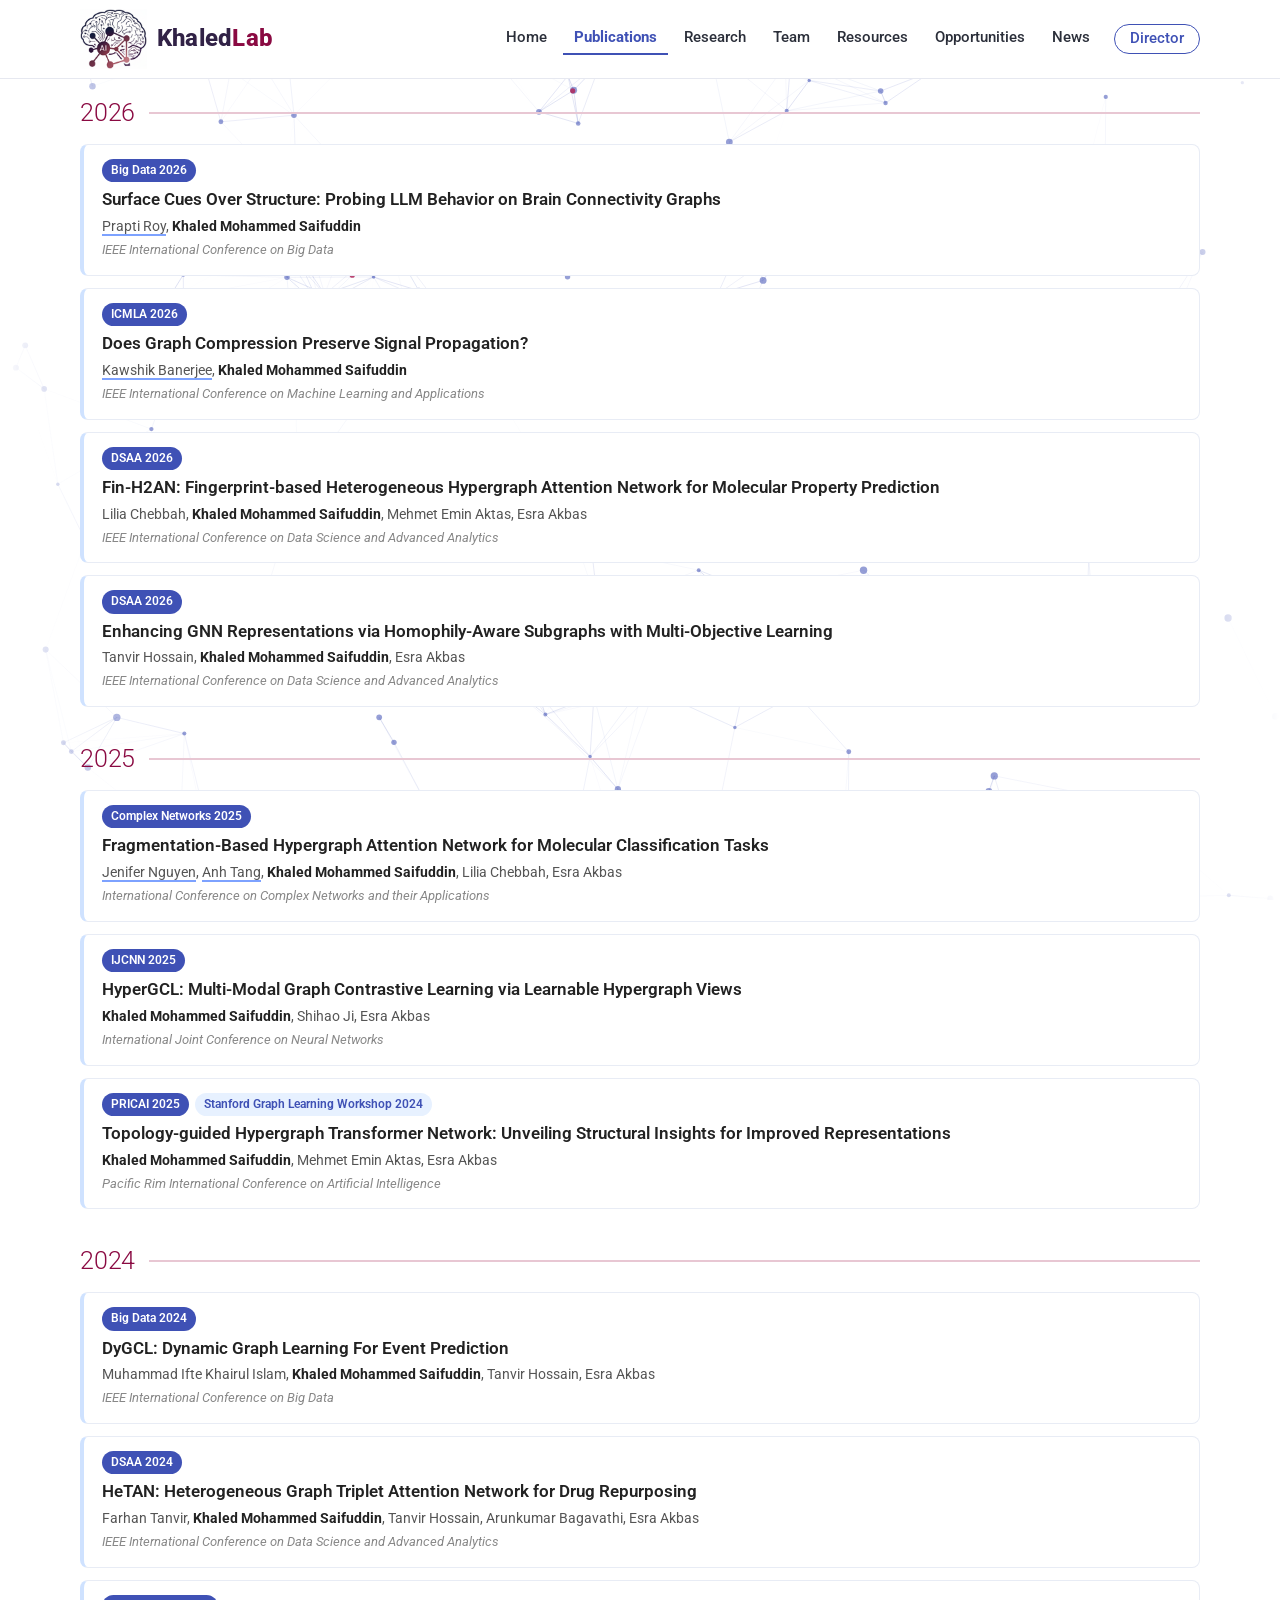
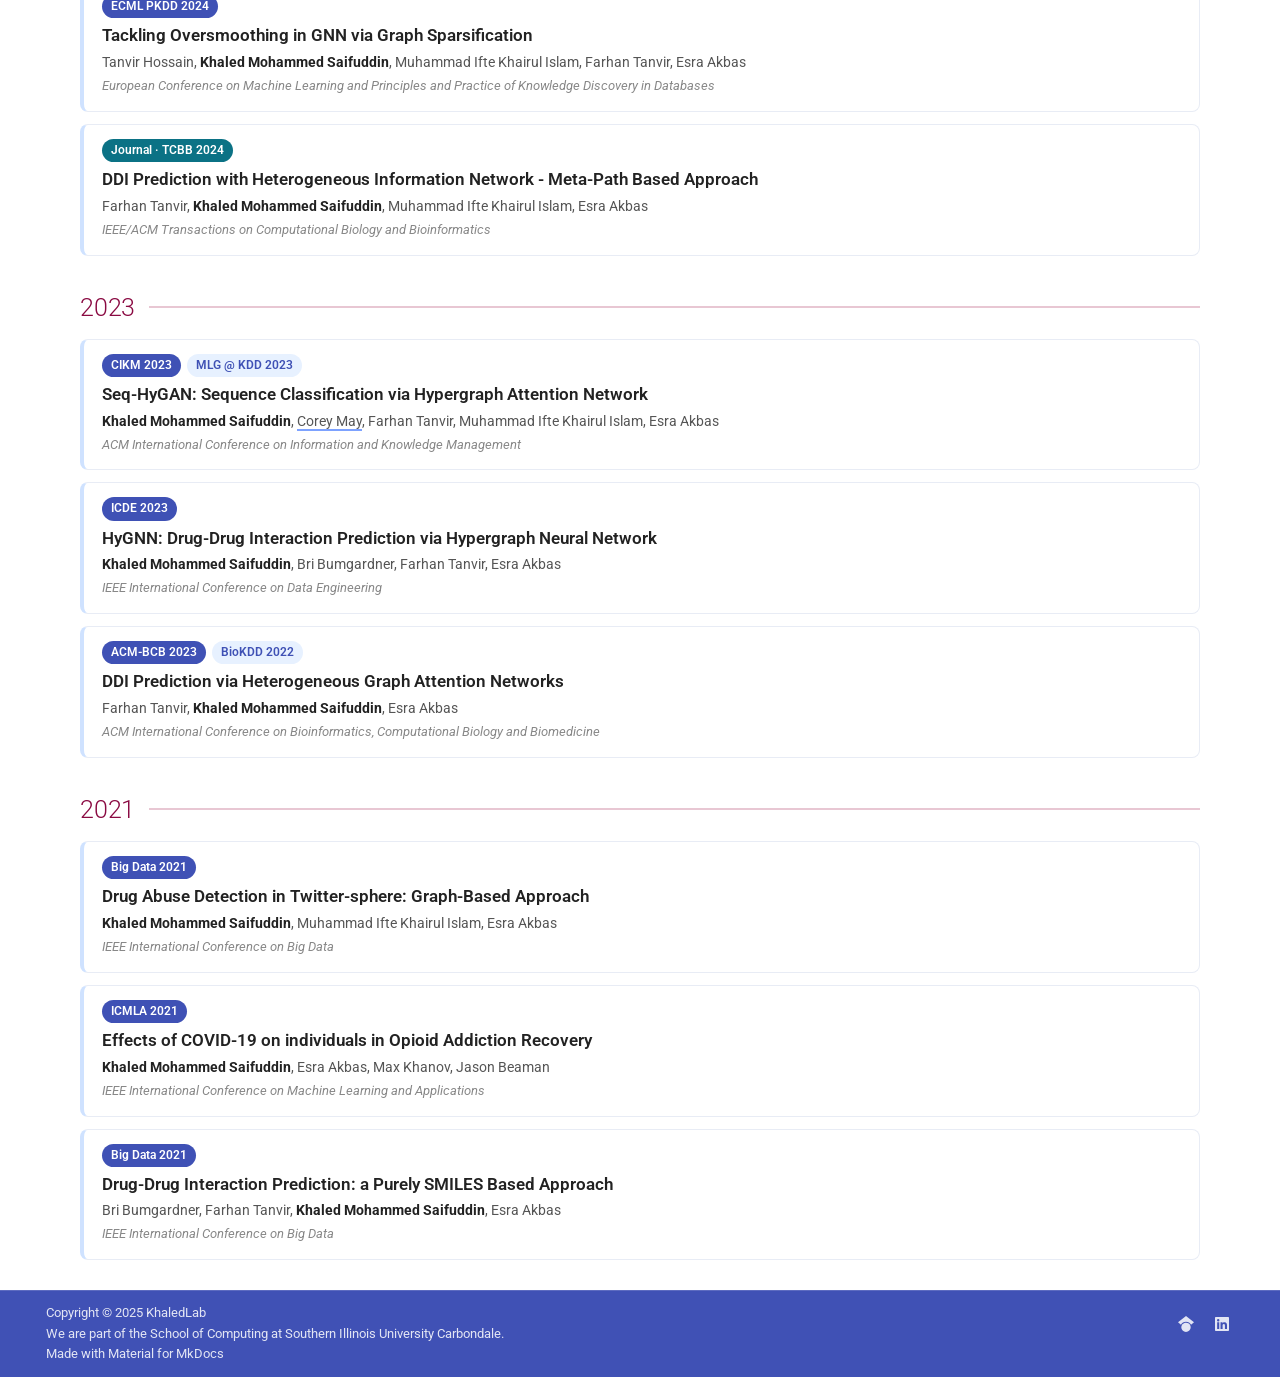
<file: publications/index.html>
<!doctype html>
<html lang="en" class="no-js">
  <head>
    
      <meta charset="utf-8">
      <meta name="viewport" content="width=device-width,initial-scale=1">
      
        <meta name="description" content="Research in Graph Mining, Hypergraph Learning, and Network Medicine">
      
      
      
        <link rel="canonical" href="https://khaledlab.com/publications/">
      
      
        <link rel="prev" href="..">
      
      
        <link rel="next" href="../research/">
      
      
      <link rel="icon" href="../assets/favicon.png">
      <meta name="generator" content="mkdocs-1.6.1, mkdocs-material-9.6.19">
    
    
      
        <title>Publications - KhaledLab</title>
      
    
    
      <link rel="stylesheet" href="../assets/stylesheets/main.7e37652d.min.css">
      
        
        <link rel="stylesheet" href="../assets/stylesheets/palette.06af60db.min.css">
      
      


    
    
      
    
    
      
        
        
        <link rel="preconnect" href="https://fonts.gstatic.com" crossorigin>
        <link rel="stylesheet" href="https://fonts.googleapis.com/css?family=Roboto:300,300i,400,400i,700,700i%7CRoboto+Mono:400,400i,700,700i&display=fallback">
        <style>:root{--md-text-font:"Roboto";--md-code-font:"Roboto Mono"}</style>
      
    
    
      <link rel="stylesheet" href="../assets/css/extra.css">
    
    <script>__md_scope=new URL("..",location),__md_hash=e=>[...e].reduce(((e,_)=>(e<<5)-e+_.charCodeAt(0)),0),__md_get=(e,_=localStorage,t=__md_scope)=>JSON.parse(_.getItem(t.pathname+"."+e)),__md_set=(e,_,t=localStorage,a=__md_scope)=>{try{t.setItem(a.pathname+"."+e,JSON.stringify(_))}catch(e){}}</script>
    
      

    
    
    
  </head>
  
  
    
    
      
    
    
    
    
    <body dir="ltr" data-md-color-scheme="default" data-md-color-primary="indigo" data-md-color-accent="deep-purple">
  
    
    <input class="md-toggle" data-md-toggle="drawer" type="checkbox" id="__drawer" autocomplete="off">
    <input class="md-toggle" data-md-toggle="search" type="checkbox" id="__search" autocomplete="off">
    <label class="md-overlay" for="__drawer"></label>
    <div data-md-component="skip">
      
        
        <a href="#publications" class="md-skip">
          Skip to content
        </a>
      
    </div>
    <div data-md-component="announce">
      
    </div>
    
    
      

<header class="md-header" data-md-component="header">
  <nav class="md-header__inner md-grid" aria-label="Header">
    <a href=".." title="KhaledLab" class="md-header__button md-logo" aria-label="KhaledLab" data-md-component="logo">
      
  
  <svg xmlns="http://www.w3.org/2000/svg" viewBox="0 0 24 24"><path d="M12 8a3 3 0 0 0 3-3 3 3 0 0 0-3-3 3 3 0 0 0-3 3 3 3 0 0 0 3 3m0 3.54C9.64 9.35 6.5 8 3 8v11c3.5 0 6.64 1.35 9 3.54 2.36-2.19 5.5-3.54 9-3.54V8c-3.5 0-6.64 1.35-9 3.54"/></svg>

    </a>
    <label class="md-header__button md-icon" for="__drawer">
      
      <svg xmlns="http://www.w3.org/2000/svg" viewBox="0 0 24 24"><path d="M3 6h18v2H3zm0 5h18v2H3zm0 5h18v2H3z"/></svg>
    </label>
    <div class="md-header__title" data-md-component="header-title">
      <div class="md-header__ellipsis">
        <div class="md-header__topic">
          <span class="md-ellipsis">
            KhaledLab
          </span>
        </div>
        <div class="md-header__topic" data-md-component="header-topic">
          <span class="md-ellipsis">
            
              Publications
            
          </span>
        </div>
      </div>
    </div>
    
      
        <form class="md-header__option" data-md-component="palette">
  
    
    
    
    <input class="md-option" data-md-color-media="" data-md-color-scheme="default" data-md-color-primary="indigo" data-md-color-accent="deep-purple"  aria-hidden="true"  type="radio" name="__palette" id="__palette_0">
    
  
    
    
    
    <input class="md-option" data-md-color-media="" data-md-color-scheme="slate" data-md-color-primary="indigo" data-md-color-accent="deep-purple"  aria-hidden="true"  type="radio" name="__palette" id="__palette_1">
    
  
</form>
      
    
    
      <script>var palette=__md_get("__palette");if(palette&&palette.color){if("(prefers-color-scheme)"===palette.color.media){var media=matchMedia("(prefers-color-scheme: light)"),input=document.querySelector(media.matches?"[data-md-color-media='(prefers-color-scheme: light)']":"[data-md-color-media='(prefers-color-scheme: dark)']");palette.color.media=input.getAttribute("data-md-color-media"),palette.color.scheme=input.getAttribute("data-md-color-scheme"),palette.color.primary=input.getAttribute("data-md-color-primary"),palette.color.accent=input.getAttribute("data-md-color-accent")}for(var[key,value]of Object.entries(palette.color))document.body.setAttribute("data-md-color-"+key,value)}</script>
    
    
    
      
      
        <label class="md-header__button md-icon" for="__search">
          
          <svg xmlns="http://www.w3.org/2000/svg" viewBox="0 0 24 24"><path d="M9.5 3A6.5 6.5 0 0 1 16 9.5c0 1.61-.59 3.09-1.56 4.23l.27.27h.79l5 5-1.5 1.5-5-5v-.79l-.27-.27A6.52 6.52 0 0 1 9.5 16 6.5 6.5 0 0 1 3 9.5 6.5 6.5 0 0 1 9.5 3m0 2C7 5 5 7 5 9.5S7 14 9.5 14 14 12 14 9.5 12 5 9.5 5"/></svg>
        </label>
        <div class="md-search" data-md-component="search" role="dialog">
  <label class="md-search__overlay" for="__search"></label>
  <div class="md-search__inner" role="search">
    <form class="md-search__form" name="search">
      <input type="text" class="md-search__input" name="query" aria-label="Search" placeholder="Search" autocapitalize="off" autocorrect="off" autocomplete="off" spellcheck="false" data-md-component="search-query" required>
      <label class="md-search__icon md-icon" for="__search">
        
        <svg xmlns="http://www.w3.org/2000/svg" viewBox="0 0 24 24"><path d="M9.5 3A6.5 6.5 0 0 1 16 9.5c0 1.61-.59 3.09-1.56 4.23l.27.27h.79l5 5-1.5 1.5-5-5v-.79l-.27-.27A6.52 6.52 0 0 1 9.5 16 6.5 6.5 0 0 1 3 9.5 6.5 6.5 0 0 1 9.5 3m0 2C7 5 5 7 5 9.5S7 14 9.5 14 14 12 14 9.5 12 5 9.5 5"/></svg>
        
        <svg xmlns="http://www.w3.org/2000/svg" viewBox="0 0 24 24"><path d="M20 11v2H8l5.5 5.5-1.42 1.42L4.16 12l7.92-7.92L13.5 5.5 8 11z"/></svg>
      </label>
      <nav class="md-search__options" aria-label="Search">
        
        <button type="reset" class="md-search__icon md-icon" title="Clear" aria-label="Clear" tabindex="-1">
          
          <svg xmlns="http://www.w3.org/2000/svg" viewBox="0 0 24 24"><path d="M19 6.41 17.59 5 12 10.59 6.41 5 5 6.41 10.59 12 5 17.59 6.41 19 12 13.41 17.59 19 19 17.59 13.41 12z"/></svg>
        </button>
      </nav>
      
        <div class="md-search__suggest" data-md-component="search-suggest"></div>
      
    </form>
    <div class="md-search__output">
      <div class="md-search__scrollwrap" tabindex="0" data-md-scrollfix>
        <div class="md-search-result" data-md-component="search-result">
          <div class="md-search-result__meta">
            Initializing search
          </div>
          <ol class="md-search-result__list" role="presentation"></ol>
        </div>
      </div>
    </div>
  </div>
</div>
      
    
    
  </nav>
  
</header>
    
    <div class="md-container" data-md-component="container">
      
      
        
          
            
<nav class="md-tabs" aria-label="Tabs" data-md-component="tabs">
  <div class="md-grid">
    <ul class="md-tabs__list">
      
        
  
  
  
  
    <li class="md-tabs__item">
      <a href=".." class="md-tabs__link">
        
  
  
    
  
  Home

      </a>
    </li>
  

      
        
  
  
  
    
  
  
    <li class="md-tabs__item md-tabs__item--active">
      <a href="./" class="md-tabs__link">
        
  
  
    
  
  Publications

      </a>
    </li>
  

      
        
  
  
  
  
    <li class="md-tabs__item">
      <a href="../research/" class="md-tabs__link">
        
  
  
    
  
  Research

      </a>
    </li>
  

      
        
  
  
  
  
    <li class="md-tabs__item">
      <a href="../team/" class="md-tabs__link">
        
  
  
    
  
  Team

      </a>
    </li>
  

      
        
  
  
  
  
    <li class="md-tabs__item">
      <a href="../resources/" class="md-tabs__link">
        
  
  
    
  
  Resources

      </a>
    </li>
  

      
        
  
  
  
  
    <li class="md-tabs__item">
      <a href="../opportunities/" class="md-tabs__link">
        
  
  
    
  
  Opportunities

      </a>
    </li>
  

      
        
  
  
  
  
    <li class="md-tabs__item">
      <a href="../news/" class="md-tabs__link">
        
  
  
    
  
  News

      </a>
    </li>
  

      
        
  
  
  
  
    <li class="md-tabs__item">
      <a href="../director/" class="md-tabs__link">
        
  
  
    
  
  Director

      </a>
    </li>
  

      
    </ul>
  </div>
</nav>
          
        
      
      <main class="md-main" data-md-component="main">
        <div class="md-main__inner md-grid">
          
            
              
              <div class="md-sidebar md-sidebar--primary" data-md-component="sidebar" data-md-type="navigation" >
                <div class="md-sidebar__scrollwrap">
                  <div class="md-sidebar__inner">
                    


  


  

<nav class="md-nav md-nav--primary md-nav--lifted md-nav--integrated" aria-label="Navigation" data-md-level="0">
  <label class="md-nav__title" for="__drawer">
    <a href=".." title="KhaledLab" class="md-nav__button md-logo" aria-label="KhaledLab" data-md-component="logo">
      
  
  <svg xmlns="http://www.w3.org/2000/svg" viewBox="0 0 24 24"><path d="M12 8a3 3 0 0 0 3-3 3 3 0 0 0-3-3 3 3 0 0 0-3 3 3 3 0 0 0 3 3m0 3.54C9.64 9.35 6.5 8 3 8v11c3.5 0 6.64 1.35 9 3.54 2.36-2.19 5.5-3.54 9-3.54V8c-3.5 0-6.64 1.35-9 3.54"/></svg>

    </a>
    KhaledLab
  </label>
  
  <ul class="md-nav__list" data-md-scrollfix>
    
      
      
  
  
  
  
    <li class="md-nav__item">
      <a href=".." class="md-nav__link">
        
  
  
  <span class="md-ellipsis">
    Home
    
  </span>
  

      </a>
    </li>
  

    
      
      
  
  
    
  
  
  
    <li class="md-nav__item md-nav__item--active">
      
      <input class="md-nav__toggle md-toggle" type="checkbox" id="__toc">
      
      
        
      
      
      <a href="./" class="md-nav__link md-nav__link--active">
        
  
  
  <span class="md-ellipsis">
    Publications
    
  </span>
  

      </a>
      
    </li>
  

    
      
      
  
  
  
  
    <li class="md-nav__item">
      <a href="../research/" class="md-nav__link">
        
  
  
  <span class="md-ellipsis">
    Research
    
  </span>
  

      </a>
    </li>
  

    
      
      
  
  
  
  
    <li class="md-nav__item">
      <a href="../team/" class="md-nav__link">
        
  
  
  <span class="md-ellipsis">
    Team
    
  </span>
  

      </a>
    </li>
  

    
      
      
  
  
  
  
    <li class="md-nav__item">
      <a href="../resources/" class="md-nav__link">
        
  
  
  <span class="md-ellipsis">
    Resources
    
  </span>
  

      </a>
    </li>
  

    
      
      
  
  
  
  
    <li class="md-nav__item">
      <a href="../opportunities/" class="md-nav__link">
        
  
  
  <span class="md-ellipsis">
    Opportunities
    
  </span>
  

      </a>
    </li>
  

    
      
      
  
  
  
  
    <li class="md-nav__item">
      <a href="../news/" class="md-nav__link">
        
  
  
  <span class="md-ellipsis">
    News
    
  </span>
  

      </a>
    </li>
  

    
      
      
  
  
  
  
    <li class="md-nav__item">
      <a href="../director/" class="md-nav__link">
        
  
  
  <span class="md-ellipsis">
    Director
    
  </span>
  

      </a>
    </li>
  

    
  </ul>
</nav>
                  </div>
                </div>
              </div>
            
            
          
          
            <div class="md-content" data-md-component="content">
              <article class="md-content__inner md-typeset">
                
                  



<h1 id="publications">Publications<a class="headerlink" href="#publications" title="Permanent link">&para;</a></h1>
<!-- ===================== 2026 ===================== -->
<h2 class="pub-year">2026</h2>
<div class="pub-list">
<div class="pub">
  <div class="pub-badges"><span class="pub-badge">Big Data 2026</span></div>
  <div class="pub-title"><a href="http://arxiv.org/abs/2611.26913" target="_blank" rel="noopener">Surface Cues Over Structure: Probing LLM Behavior on Brain Connectivity Graphs</a></div>
  <div class="pub-authors"><span class="lab-member">Prapti Roy</span>, <strong>Khaled Mohammed Saifuddin</strong></div>
  <div class="pub-venue">IEEE International Conference on Big Data</div>
</div>
<div class="pub">
  <div class="pub-badges"><span class="pub-badge">ICMLA 2026</span></div>
  <div class="pub-title"><a href="https://arxiv.org/pdf/2607.23338" target="_blank" rel="noopener">Does Graph Compression Preserve Signal Propagation?</a></div>
  <div class="pub-authors"><span class="lab-member">Kawshik Banerjee</span>, <strong>Khaled Mohammed Saifuddin</strong></div>
  <div class="pub-venue">IEEE International Conference on Machine Learning and Applications</div>
</div>

<div class="pub">
  <div class="pub-badges"><span class="pub-badge">DSAA 2026</span></div>
  <div class="pub-title">Fin-H2AN: Fingerprint-based Heterogeneous Hypergraph Attention Network for Molecular Property Prediction</div>
  <div class="pub-authors">Lilia Chebbah, <strong>Khaled Mohammed Saifuddin</strong>, Mehmet Emin Aktas, Esra Akbas</div>
  <div class="pub-venue">IEEE International Conference on Data Science and Advanced Analytics</div>
</div>

<div class="pub">
  <div class="pub-badges"><span class="pub-badge">DSAA 2026</span></div>
  <div class="pub-title">Enhancing GNN Representations via Homophily-Aware Subgraphs with Multi-Objective Learning</div>
  <div class="pub-authors">Tanvir Hossain, <strong>Khaled Mohammed Saifuddin</strong>, Esra Akbas</div>
  <div class="pub-venue">IEEE International Conference on Data Science and Advanced Analytics</div>
</div>

</div>

<!-- ===================== 2025 ===================== -->
<h2 class="pub-year">2025</h2>
<div class="pub-list">

<div class="pub">
  <div class="pub-badges"><span class="pub-badge">Complex Networks 2025</span></div>
  <div class="pub-title"><a href="https://link.springer.com/chapter/10.1007/978-3-032-16649-4_13" target="_blank" rel="noopener">Fragmentation-Based Hypergraph Attention Network for Molecular Classification Tasks</a></div>
  <div class="pub-authors"><span class="lab-member">Jenifer Nguyen</span>, <span class="lab-member">Anh Tang</span>, <strong>Khaled Mohammed Saifuddin</strong>, Lilia Chebbah, Esra Akbas</div>
  <div class="pub-venue">International Conference on Complex Networks and their Applications</div>
</div>

<div class="pub">
  <div class="pub-badges"><span class="pub-badge">IJCNN 2025</span></div>
  <div class="pub-title"><a href="https://ieeexplore.ieee.org/abstract/document/11227330" target="_blank" rel="noopener">HyperGCL: Multi-Modal Graph Contrastive Learning via Learnable Hypergraph Views</a></div>
  <div class="pub-authors"><strong>Khaled Mohammed Saifuddin</strong>, Shihao Ji, Esra Akbas</div>
  <div class="pub-venue">International Joint Conference on Neural Networks</div>
</div>

<div class="pub">
  <div class="pub-badges"><span class="pub-badge">PRICAI 2025</span><span class="pub-badge secondary">Stanford Graph Learning Workshop 2024</span></div>
  <div class="pub-title"><a href="https://link.springer.com/chapter/10.1007/978-981-95-7075-1_23" target="_blank" rel="noopener">Topology-guided Hypergraph Transformer Network: Unveiling Structural Insights for Improved Representations</a></div>
  <div class="pub-authors"><strong>Khaled Mohammed Saifuddin</strong>, Mehmet Emin Aktas, Esra Akbas</div>
  <div class="pub-venue">Pacific Rim International Conference on Artificial Intelligence</div>
</div>



</div>

<!-- ===================== 2024 ===================== -->
<h2 class="pub-year">2024</h2>
<div class="pub-list">
<div class="pub">
  <div class="pub-badges"><span class="pub-badge">Big Data 2024</span></div>
  <div class="pub-title"><a href="https://ieeexplore.ieee.org/document/10825046" target="_blank" rel="noopener">DyGCL: Dynamic Graph Learning For Event Prediction</a></div>
  <div class="pub-authors">Muhammad Ifte Khairul Islam, <strong>Khaled Mohammed Saifuddin</strong>, Tanvir Hossain, Esra Akbas</div>
  <div class="pub-venue">IEEE International Conference on Big Data</div>
</div>

<div class="pub">
  <div class="pub-badges"><span class="pub-badge">DSAA 2024</span></div>
  <div class="pub-title"><a href="https://doi.org/10.1109/DSAA61799.2024.10722832" target="_blank" rel="noopener">HeTAN: Heterogeneous Graph Triplet Attention Network for Drug Repurposing</a></div>
  <div class="pub-authors">Farhan Tanvir, <strong>Khaled Mohammed Saifuddin</strong>, Tanvir Hossain, Arunkumar Bagavathi, Esra Akbas</div>
  <div class="pub-venue">IEEE International Conference on Data Science and Advanced Analytics</div>
</div>

<div class="pub">
  <div class="pub-badges"><span class="pub-badge">ECML PKDD 2024</span></div>
  <div class="pub-title"><a href="https://doi.org/10.1007/978-3-031-70371-3_10" target="_blank" rel="noopener">Tackling Oversmoothing in GNN via Graph Sparsification</a></div>
  <div class="pub-authors">Tanvir Hossain, <strong>Khaled Mohammed Saifuddin</strong>, Muhammad Ifte Khairul Islam, Farhan Tanvir, Esra Akbas</div>
  <div class="pub-venue">European Conference on Machine Learning and Principles and Practice of Knowledge Discovery in Databases</div>
</div>

<div class="pub">
  <div class="pub-badges"><span class="pub-badge journal">Journal · TCBB 2024</span></div>
  <div class="pub-title"><a href="https://doi.org/10.1109/TCBB.2024.3417715" target="_blank" rel="noopener">DDI Prediction with Heterogeneous Information Network - Meta-Path Based Approach</a></div>
  <div class="pub-authors">Farhan Tanvir, <strong>Khaled Mohammed Saifuddin</strong>, Muhammad Ifte Khairul Islam, Esra Akbas</div>
  <div class="pub-venue">IEEE/ACM Transactions on Computational Biology and Bioinformatics</div>
</div>

</div>

<!-- ===================== 2023 ===================== -->
<h2 class="pub-year">2023</h2>
<div class="pub-list">

<div class="pub">
  <div class="pub-badges"><span class="pub-badge">CIKM 2023</span><span class="pub-badge secondary">MLG @ KDD 2023</span></div>
  <div class="pub-title"><a href="https://doi.org/10.1145/3583780.3615057" target="_blank" rel="noopener">Seq-HyGAN: Sequence Classification via Hypergraph Attention Network</a></div>
  <div class="pub-authors"><strong>Khaled Mohammed Saifuddin</strong>, <span class="lab-member">Corey May</span>, Farhan Tanvir, Muhammad Ifte Khairul Islam, Esra Akbas</div>
  <div class="pub-venue">ACM International Conference on Information and Knowledge Management</div>
</div>

<div class="pub">
  <div class="pub-badges"><span class="pub-badge">ICDE 2023</span></div>
  <div class="pub-title"><a href="https://doi.org/10.1109/ICDE55515.2023.00119" target="_blank" rel="noopener">HyGNN: Drug-Drug Interaction Prediction via Hypergraph Neural Network</a></div>
  <div class="pub-authors"><strong>Khaled Mohammed Saifuddin</strong>, Bri Bumgardner, Farhan Tanvir, Esra Akbas</div>
  <div class="pub-venue">IEEE International Conference on Data Engineering</div>
</div>

<div class="pub">
  <div class="pub-badges"><span class="pub-badge">ACM-BCB 2023</span><span class="pub-badge secondary">BioKDD 2022</span></div>
  <div class="pub-title"><a href="https://dl.acm.org/doi/10.1145/3584371.3613065" target="_blank" rel="noopener">DDI Prediction via Heterogeneous Graph Attention Networks</a></div>
  <div class="pub-authors">Farhan Tanvir, <strong>Khaled Mohammed Saifuddin</strong>, Esra Akbas</div>
  <div class="pub-venue">ACM International Conference on Bioinformatics, Computational Biology and Biomedicine</div>
</div>

</div>

<!-- ===================== 2021 ===================== -->
<h2 class="pub-year">2021</h2>
<div class="pub-list">

<div class="pub">
  <div class="pub-badges"><span class="pub-badge">Big Data 2021</span></div>
  <div class="pub-title"><a href="https://ieeexplore.ieee.org/document/9671532" target="_blank" rel="noopener">Drug Abuse Detection in Twitter-sphere: Graph-Based Approach</a></div>
  <div class="pub-authors"><strong>Khaled Mohammed Saifuddin</strong>, Muhammad Ifte Khairul Islam, Esra Akbas</div>
  <div class="pub-venue">IEEE International Conference on Big Data</div>
</div>

<div class="pub">
  <div class="pub-badges"><span class="pub-badge">ICMLA 2021</span></div>
  <div class="pub-title"><a href="https://doi.org/10.1109/ICMLA52953.2021.00216" target="_blank" rel="noopener">Effects of COVID-19 on individuals in Opioid Addiction Recovery</a></div>
  <div class="pub-authors"><strong>Khaled Mohammed Saifuddin</strong>, Esra Akbas, Max Khanov, Jason Beaman</div>
  <div class="pub-venue">IEEE International Conference on Machine Learning and Applications</div>
</div>

<div class="pub">
  <div class="pub-badges"><span class="pub-badge">Big Data 2021</span></div>
  <div class="pub-title"><a href="https://doi.org/10.1109/BIGDATA52589.2021.9671766" target="_blank" rel="noopener">Drug-Drug Interaction Prediction: a Purely SMILES Based Approach</a></div>
  <div class="pub-authors">Bri Bumgardner, Farhan Tanvir, <strong>Khaled Mohammed Saifuddin</strong>, Esra Akbas</div>
  <div class="pub-venue">IEEE International Conference on Big Data</div>
</div>

</div>

<style>
.pub-legend {
  font-size: 13px;
  color: #777;
  margin: 4px 0 10px;
}
.pub-year {
  display: flex;
  align-items: center;
  gap: 14px;
  font-size: 26px;
  font-weight: 700;
  color: #8a0a42;
  margin: 34px 0 14px !important;
  border-bottom: none !important;
}
.pub-year::after {
  content: "";
  flex: 1;
  height: 2px;
  background: #e8c7d3;
}
.pub-list {
  display: flex;
  flex-direction: column;
  gap: 12px;
}
.pub {
  background: #fff;
  border: 1px solid #e8ecf5;
  border-left: 4px solid #cfe2ff;
  border-radius: 8px;
  padding: 14px 18px;
  transition: border-color 0.2s ease, box-shadow 0.2s ease;
}
.pub:hover {
  border-left-color: #3f51b5;
  box-shadow: 0 4px 12px rgba(63, 81, 181, 0.08);
}
.pub-badges {
  display: flex;
  flex-wrap: wrap;
  gap: 6px;
  margin-bottom: 6px;
}
.pub-badge {
  background: #3f51b5;
  color: #fff;
  font-size: 12px;
  font-weight: 600;
  padding: 2px 9px;
  border-radius: 20px;
}
.pub-badge.secondary {
  background: #e7f1ff;
  color: #3f51b5;
}
.pub-badge.journal {
  background: #0b7285;
}
.pub-title {
  font-size: 17px;
  font-weight: 600;
  color: #222;
  line-height: 1.4;
  margin-bottom: 4px;
}
.pub-title a { color: inherit; text-decoration: none; }
.pub-title a:hover { color: #3f51b5; text-decoration: underline; }
.pub-authors {
  font-size: 14px;
  color: #555;
  line-height: 1.5;
}
.pub-authors strong { color: #222; }
.lab-member {
  text-decoration: underline;
  text-decoration-color: #7da2ff;
  text-decoration-thickness: 2px;
  text-underline-offset: 3px;
}
.pub-venue {
  font-size: 13px;
  color: #888;
  font-style: italic;
  margin-top: 3px;
}
@media (max-width: 600px) {
  .pub { padding: 12px 14px; }
  .pub-title { font-size: 16px; }
}
</style>

<script>
(function () {
  if (document.getElementById('kl-graph-bg')) return;

  var MAX_WIDTH = 1600; /* animation-er chowRa (px) — kom-beshi korte ei number bodlan */

  var style = document.createElement('style');
  style.textContent =
    '#kl-graph-bg{position:fixed;top:0;bottom:0;left:50%;transform:translateX(-50%);' +
      'width:min(' + MAX_WIDTH + 'px,100%);height:100%;z-index:-1;pointer-events:none;' +
      '-webkit-mask-image:linear-gradient(90deg,transparent 0%,#000 12%,#000 88%,transparent 100%);' +
      'mask-image:linear-gradient(90deg,transparent 0%,#000 12%,#000 88%,transparent 100%);}' +
    '.md-container,.md-main,.md-main__inner,.md-content{background:transparent !important;}';
  document.head.appendChild(style);

  var canvas = document.createElement('canvas');
  canvas.id = 'kl-graph-bg';
  canvas.setAttribute('aria-hidden', 'true');
  document.body.appendChild(canvas);

  var ctx = canvas.getContext('2d');
  var reduce = window.matchMedia('(prefers-reduced-motion: reduce)').matches;
  var LINK = 130;
  var W, H, nodes = [], pulses = [], mouse = { x: -9999, y: -9999 };
  var running = false, raf;

  function resize() {
    var dpr = Math.min(window.devicePixelRatio || 1, 2);
    W = canvas.clientWidth; H = canvas.clientHeight;
    canvas.width = W * dpr; canvas.height = H * dpr;
    ctx.setTransform(dpr, 0, 0, dpr, 0, 0);
    var max = W < 600 ? 45 : 150;
    var n = Math.round(Math.min(max, Math.max(24, (W * H) / 9000)));
    nodes = [];
    for (var i = 0; i < n; i++) {
      nodes.push({
        x: Math.random() * W, y: Math.random() * H,
        vx: (Math.random() - 0.5) * 0.35, vy: (Math.random() - 0.5) * 0.35,
        r: 1.6 + Math.random() * 2.2
      });
    }
    pulses = [];
  }

  function dist(a, b) { return Math.hypot(a.x - b.x, a.y - b.y); }

  function step() {
    nodes.forEach(function (p) {
      p.x += p.vx; p.y += p.vy;
      if (p.x < 0 || p.x > W) p.vx *= -1;
      if (p.y < 0 || p.y > H) p.vy *= -1;
      var dx = p.x - mouse.x, dy = p.y - mouse.y, d2 = dx * dx + dy * dy;
      if (d2 < 10000) { var d = Math.sqrt(d2) || 1; p.x += (dx / d) * 1.2; p.y += (dy / d) * 1.2; }
    });
    if (pulses.length < 12 && Math.random() < 0.08) {
      var a = nodes[(Math.random() * nodes.length) | 0];
      var nbrs = nodes.filter(function (b) { return b !== a && dist(a, b) < LINK; });
      if (nbrs.length) pulses.push({ a: a, b: nbrs[(Math.random() * nbrs.length) | 0], t: 0 });
    }
    pulses.forEach(function (p) { p.t += 0.018; });
    pulses = pulses.filter(function (p) { return p.t < 1 && dist(p.a, p.b) < LINK * 1.2; });
  }

  function draw() {
    ctx.clearRect(0, 0, W, H);
    for (var i = 0; i < nodes.length; i++) {
      for (var j = i + 1; j < nodes.length; j++) {
        var d = dist(nodes[i], nodes[j]);
        if (d < LINK) {
          ctx.strokeStyle = 'rgba(63,81,181,' + (0.22 * (1 - d / LINK)) + ')';
          ctx.lineWidth = 1;
          ctx.beginPath(); ctx.moveTo(nodes[i].x, nodes[i].y); ctx.lineTo(nodes[j].x, nodes[j].y); ctx.stroke();
        }
      }
    }
    ctx.fillStyle = 'rgba(63,81,181,0.55)';
    nodes.forEach(function (p) { ctx.beginPath(); ctx.arc(p.x, p.y, p.r, 0, Math.PI * 2); ctx.fill(); });
    ctx.fillStyle = 'rgba(176,40,90,0.85)';
    pulses.forEach(function (p) {
      var x = p.a.x + (p.b.x - p.a.x) * p.t, y = p.a.y + (p.b.y - p.a.y) * p.t;
      ctx.beginPath(); ctx.arc(x, y, 2.6, 0, Math.PI * 2); ctx.fill();
    });
  }

  function loop() { if (!running) return; step(); draw(); raf = requestAnimationFrame(loop); }
  function start() { if (running || reduce) return; running = true; loop(); }
  function stop() { running = false; cancelAnimationFrame(raf); }

  resize(); draw(); start();

  var t;
  window.addEventListener('resize', function () { clearTimeout(t); t = setTimeout(function () { resize(); draw(); }, 150); });
  window.addEventListener('pointermove', function (e) {
    var r = canvas.getBoundingClientRect();
    mouse.x = e.clientX - r.left; mouse.y = e.clientY - r.top;
  });
  document.addEventListener('pointerleave', function () { mouse.x = mouse.y = -9999; });
  document.addEventListener('visibilitychange', function () { document.hidden ? stop() : start(); });
})();
</script>












                
              </article>
            </div>
          
          
  <script>var tabs=__md_get("__tabs");if(Array.isArray(tabs))e:for(var set of document.querySelectorAll(".tabbed-set")){var labels=set.querySelector(".tabbed-labels");for(var tab of tabs)for(var label of labels.getElementsByTagName("label"))if(label.innerText.trim()===tab){var input=document.getElementById(label.htmlFor);input.checked=!0;continue e}}</script>

<script>var target=document.getElementById(location.hash.slice(1));target&&target.name&&(target.checked=target.name.startsWith("__tabbed_"))</script>
        </div>
        
      </main>
      
        <footer class="md-footer">
  
  <div class="md-footer-meta md-typeset">
    <div class="md-footer-meta__inner md-grid">
      <div class="md-copyright">
  
    <div class="md-copyright__highlight">
      Copyright &copy; 2025 KhaledLab <br> We are part of the School of Computing at Southern Illinois University Carbondale. 
    </div>
  
  
    Made with
    <a href="https://squidfunk.github.io/mkdocs-material/" target="_blank" rel="noopener">
      Material for MkDocs
    </a>
  
</div>
      
        
<div class="md-social">
  
    
    
    
    
    <a href="https://scholar.google.com/citations?user=_jR1BrsAAAAJ&hl=en" target="_blank" rel="noopener" title="Google Scholar" class="md-social__link">
      <svg xmlns="http://www.w3.org/2000/svg" viewBox="0 0 512 512"><!--! Font Awesome Free 7.0.0 by @fontawesome - https://fontawesome.com License - https://fontawesome.com/license/free (Icons: CC BY 4.0, Fonts: SIL OFL 1.1, Code: MIT License) Copyright 2025 Fonticons, Inc.--><path fill="currentColor" d="M390.9 298.5s0 .1.1.1c9.2 19.4 14.4 41.1 14.4 64C405.3 445.1 338.5 512 256 512s-149.3-66.9-149.3-149.3c0-22.9 5.2-44.6 14.4-64 1.7-3.6 3.6-7.2 5.6-10.7q6.6-11.4 15-21.3c27.4-32.6 68.5-53.3 114.4-53.3 33.6 0 64.6 11.1 89.6 29.9 9.1 6.9 17.4 14.7 24.8 23.5 5.6 6.6 10.6 13.8 15 21.3 2 3.4 3.8 7 5.5 10.5zm26.4-18.8c-30.1-58.4-91-98.4-161.3-98.4s-131.2 40-161.3 98.4L0 202.7 256 0l256 202.7-94.7 77.1z"/></svg>
    </a>
  
    
    
    
    
    <a href="https://www.linkedin.com/in/kms026/" target="_blank" rel="noopener" title="LinkedIn" class="md-social__link">
      <svg xmlns="http://www.w3.org/2000/svg" viewBox="0 0 448 512"><!--! Font Awesome Free 7.0.0 by @fontawesome - https://fontawesome.com License - https://fontawesome.com/license/free (Icons: CC BY 4.0, Fonts: SIL OFL 1.1, Code: MIT License) Copyright 2025 Fonticons, Inc.--><path fill="currentColor" d="M416 32H31.9C14.3 32 0 46.5 0 64.3v383.4C0 465.5 14.3 480 31.9 480H416c17.6 0 32-14.5 32-32.3V64.3c0-17.8-14.4-32.3-32-32.3M135.4 416H69V202.2h66.5V416zM102.2 96a38.5 38.5 0 1 1 0 77 38.5 38.5 0 1 1 0-77m282.1 320h-66.4V312c0-24.8-.5-56.7-34.5-56.7-34.6 0-39.9 27-39.9 54.9V416h-66.4V202.2h63.7v29.2h.9c8.9-16.8 30.6-34.5 62.9-34.5 67.2 0 79.7 44.3 79.7 101.9z"/></svg>
    </a>
  
</div>
      
    </div>
  </div>
</footer>
      
    </div>
    <div class="md-dialog" data-md-component="dialog">
      <div class="md-dialog__inner md-typeset"></div>
    </div>
    
    
    
      
      <script id="__config" type="application/json">{"base": "..", "features": ["navigation.tabs", "content.code.copy", "content.tabs.link", "search.highlight", "search.suggest", "toc.integrate"], "search": "../assets/javascripts/workers/search.973d3a69.min.js", "tags": null, "translations": {"clipboard.copied": "Copied to clipboard", "clipboard.copy": "Copy to clipboard", "search.result.more.one": "1 more on this page", "search.result.more.other": "# more on this page", "search.result.none": "No matching documents", "search.result.one": "1 matching document", "search.result.other": "# matching documents", "search.result.placeholder": "Type to start searching", "search.result.term.missing": "Missing", "select.version": "Select version"}, "version": null}</script>
    
    
      <script src="../assets/javascripts/bundle.92b07e13.min.js"></script>
      
        <script src="../assets/js/menu.js"></script>
      
    
  </body>
</html>
</file>
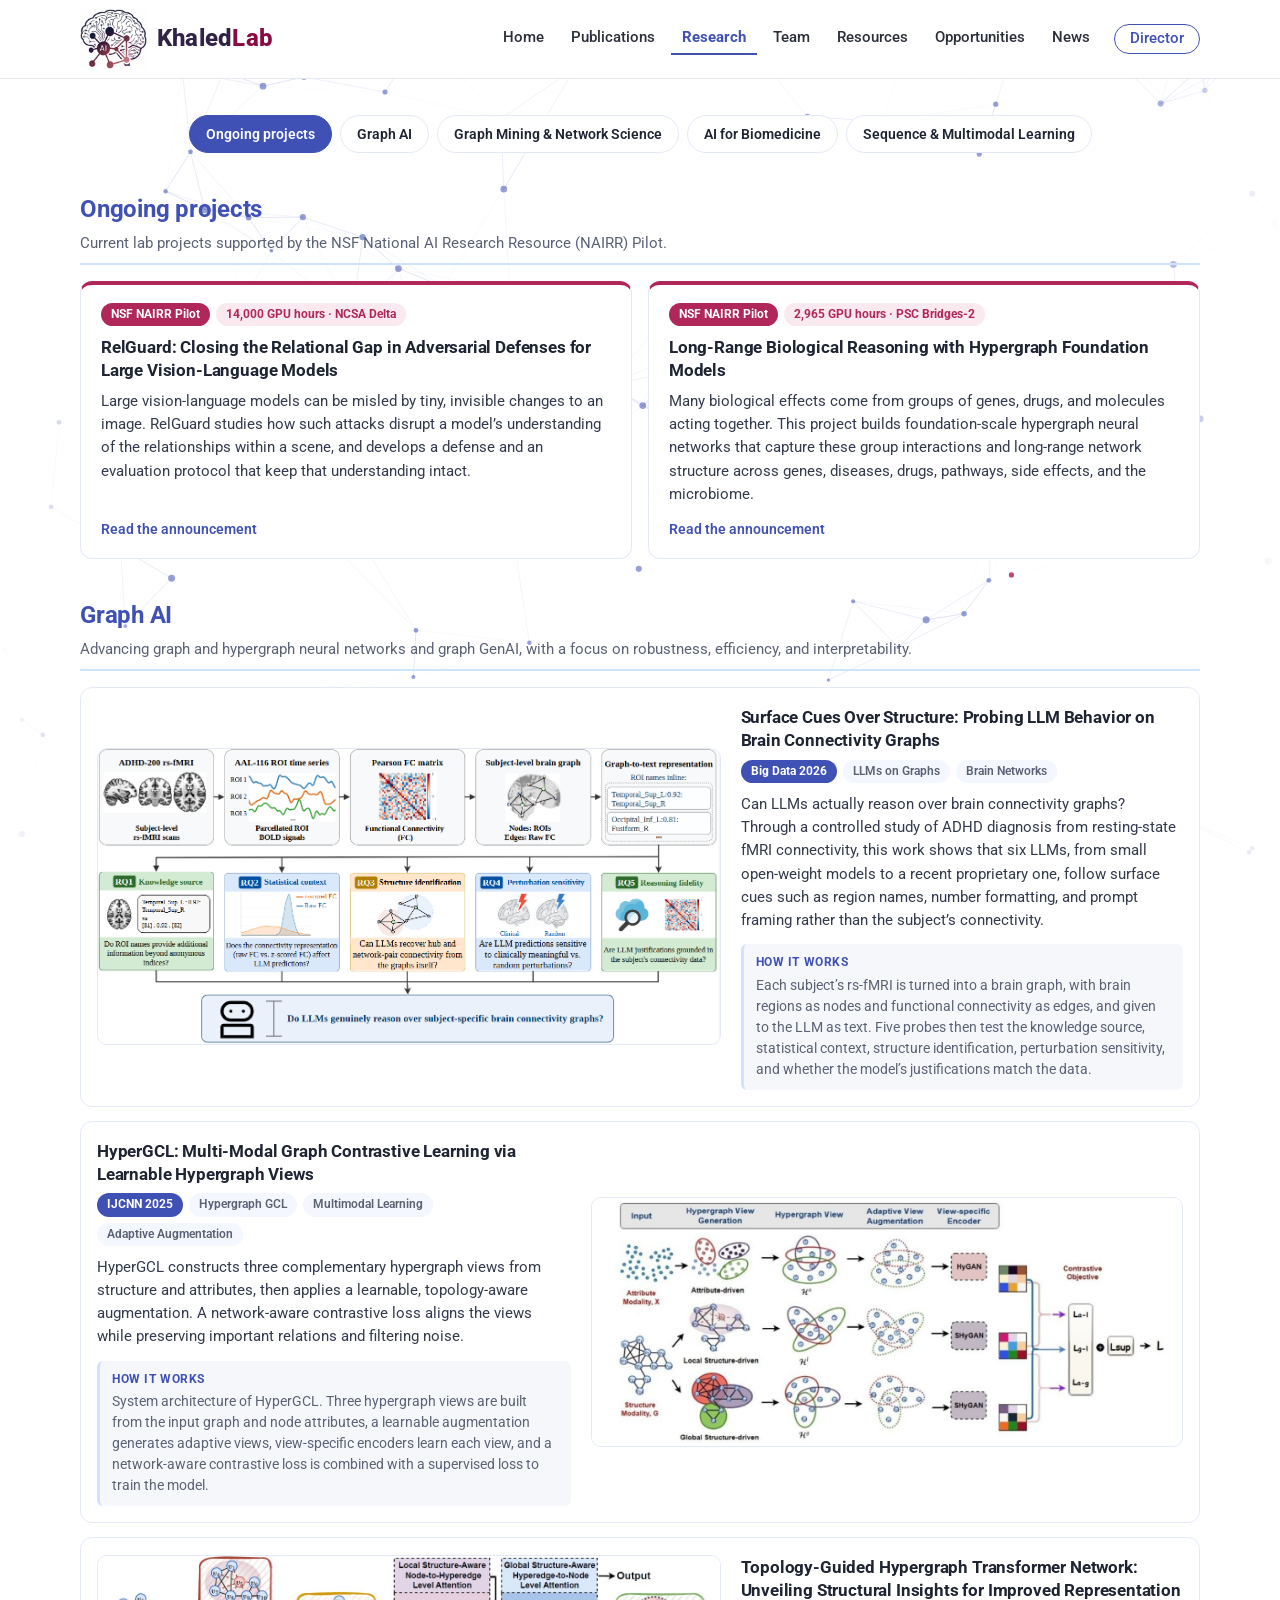
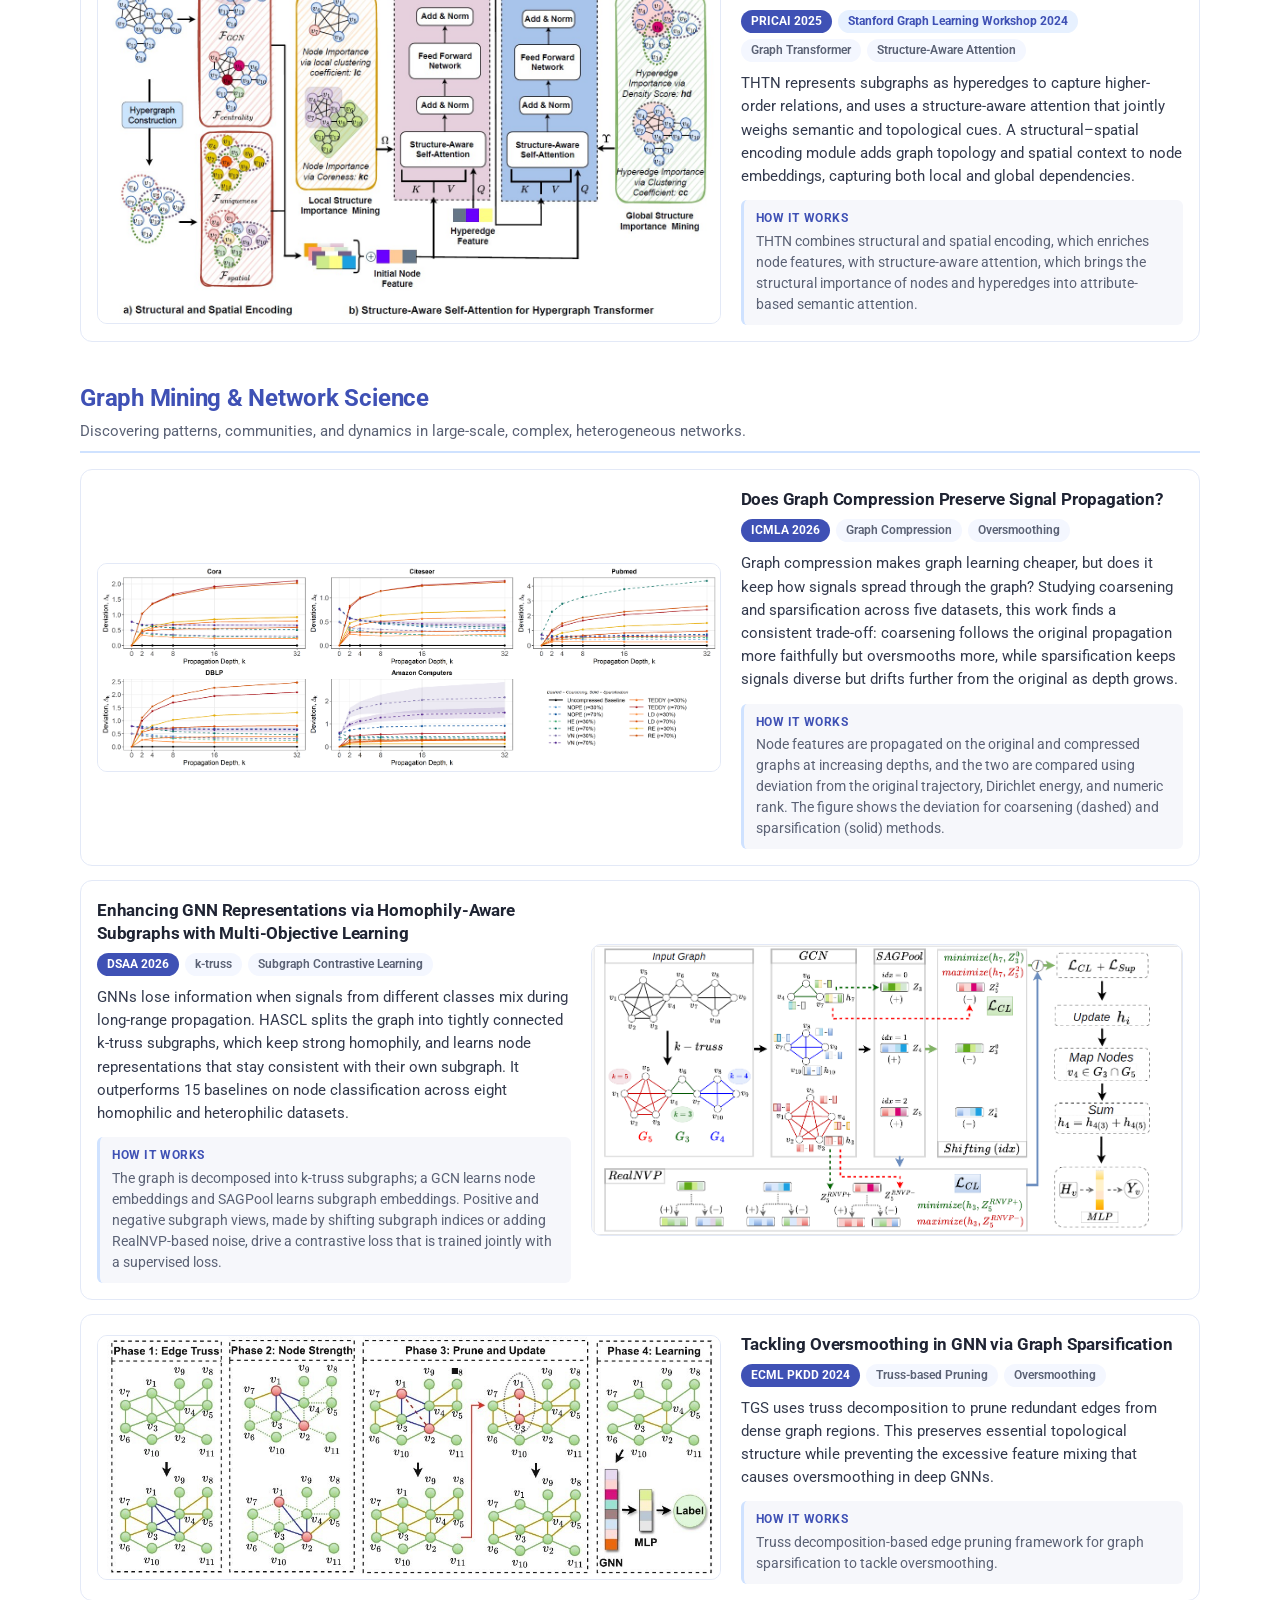
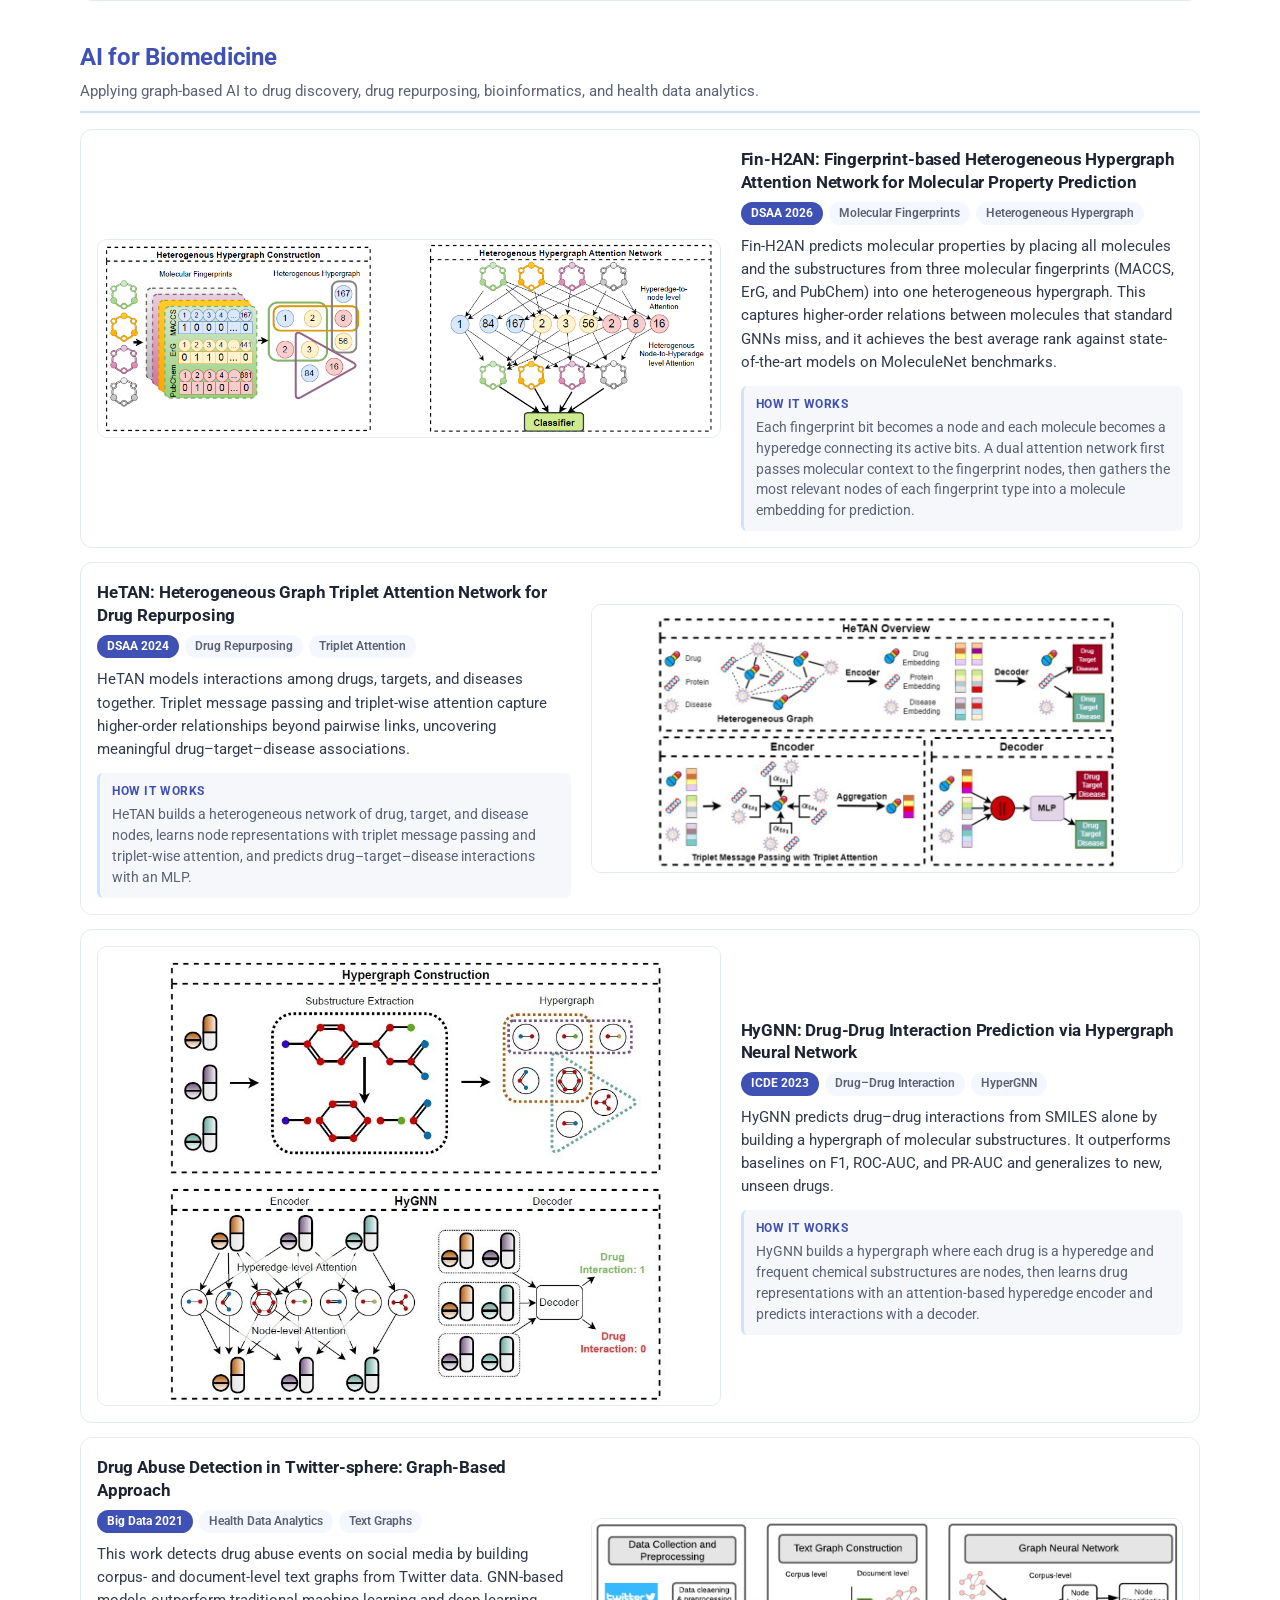
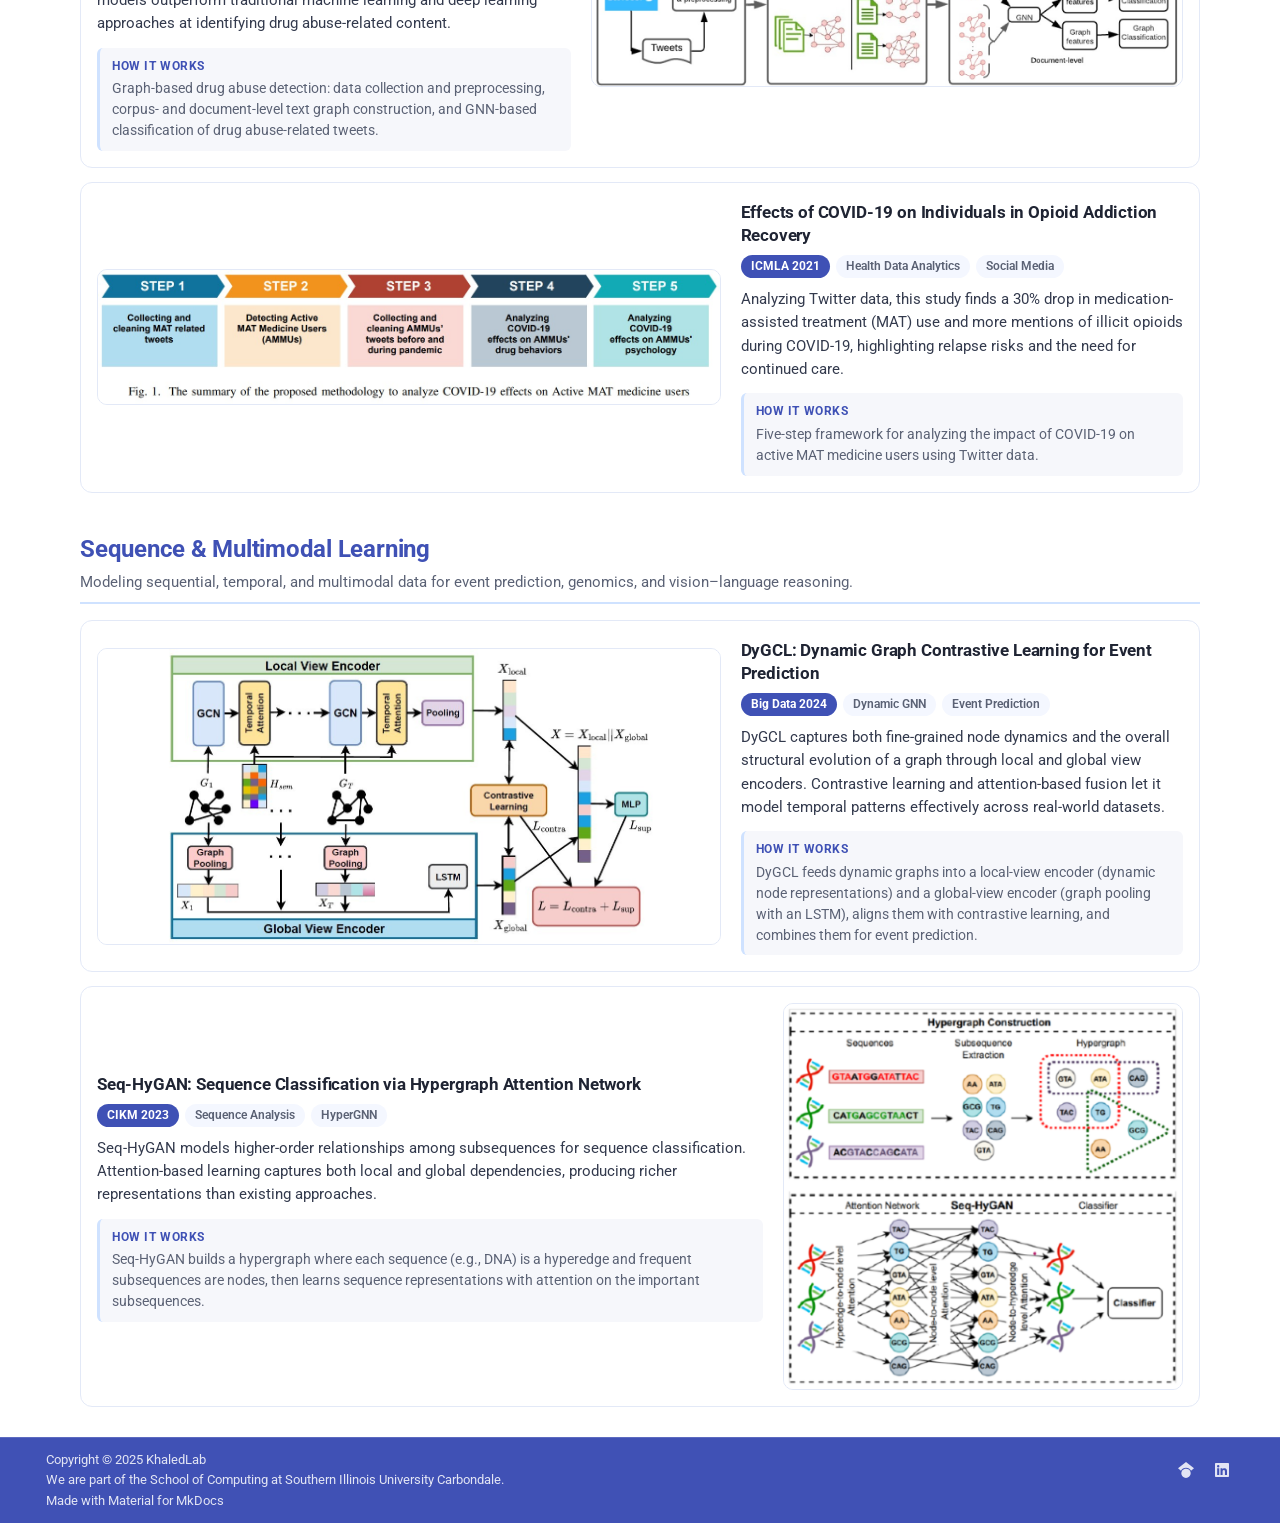
<file: research/index.html>
<!doctype html>
<html lang="en" class="no-js">
  <head>
    
      <meta charset="utf-8">
      <meta name="viewport" content="width=device-width,initial-scale=1">
      
        <meta name="description" content="Research in Graph Mining, Hypergraph Learning, and Network Medicine">
      
      
      
        <link rel="canonical" href="https://khaledlab.com/research/">
      
      
        <link rel="prev" href="../publications/">
      
      
        <link rel="next" href="../team/">
      
      
      <link rel="icon" href="../assets/favicon.png">
      <meta name="generator" content="mkdocs-1.6.1, mkdocs-material-9.6.19">
    
    
      
        <title>Research - KhaledLab</title>
      
    
    
      <link rel="stylesheet" href="../assets/stylesheets/main.7e37652d.min.css">
      
        
        <link rel="stylesheet" href="../assets/stylesheets/palette.06af60db.min.css">
      
      


    
    
      
    
    
      
        
        
        <link rel="preconnect" href="https://fonts.gstatic.com" crossorigin>
        <link rel="stylesheet" href="https://fonts.googleapis.com/css?family=Roboto:300,300i,400,400i,700,700i%7CRoboto+Mono:400,400i,700,700i&display=fallback">
        <style>:root{--md-text-font:"Roboto";--md-code-font:"Roboto Mono"}</style>
      
    
    
      <link rel="stylesheet" href="../assets/css/extra.css">
    
    <script>__md_scope=new URL("..",location),__md_hash=e=>[...e].reduce(((e,_)=>(e<<5)-e+_.charCodeAt(0)),0),__md_get=(e,_=localStorage,t=__md_scope)=>JSON.parse(_.getItem(t.pathname+"."+e)),__md_set=(e,_,t=localStorage,a=__md_scope)=>{try{t.setItem(a.pathname+"."+e,JSON.stringify(_))}catch(e){}}</script>
    
      

    
    
    
  </head>
  
  
    
    
      
    
    
    
    
    <body dir="ltr" data-md-color-scheme="default" data-md-color-primary="indigo" data-md-color-accent="deep-purple">
  
    
    <input class="md-toggle" data-md-toggle="drawer" type="checkbox" id="__drawer" autocomplete="off">
    <input class="md-toggle" data-md-toggle="search" type="checkbox" id="__search" autocomplete="off">
    <label class="md-overlay" for="__drawer"></label>
    <div data-md-component="skip">
      
    </div>
    <div data-md-component="announce">
      
    </div>
    
    
      

<header class="md-header" data-md-component="header">
  <nav class="md-header__inner md-grid" aria-label="Header">
    <a href=".." title="KhaledLab" class="md-header__button md-logo" aria-label="KhaledLab" data-md-component="logo">
      
  
  <svg xmlns="http://www.w3.org/2000/svg" viewBox="0 0 24 24"><path d="M12 8a3 3 0 0 0 3-3 3 3 0 0 0-3-3 3 3 0 0 0-3 3 3 3 0 0 0 3 3m0 3.54C9.64 9.35 6.5 8 3 8v11c3.5 0 6.64 1.35 9 3.54 2.36-2.19 5.5-3.54 9-3.54V8c-3.5 0-6.64 1.35-9 3.54"/></svg>

    </a>
    <label class="md-header__button md-icon" for="__drawer">
      
      <svg xmlns="http://www.w3.org/2000/svg" viewBox="0 0 24 24"><path d="M3 6h18v2H3zm0 5h18v2H3zm0 5h18v2H3z"/></svg>
    </label>
    <div class="md-header__title" data-md-component="header-title">
      <div class="md-header__ellipsis">
        <div class="md-header__topic">
          <span class="md-ellipsis">
            KhaledLab
          </span>
        </div>
        <div class="md-header__topic" data-md-component="header-topic">
          <span class="md-ellipsis">
            
              Research
            
          </span>
        </div>
      </div>
    </div>
    
      
        <form class="md-header__option" data-md-component="palette">
  
    
    
    
    <input class="md-option" data-md-color-media="" data-md-color-scheme="default" data-md-color-primary="indigo" data-md-color-accent="deep-purple"  aria-hidden="true"  type="radio" name="__palette" id="__palette_0">
    
  
    
    
    
    <input class="md-option" data-md-color-media="" data-md-color-scheme="slate" data-md-color-primary="indigo" data-md-color-accent="deep-purple"  aria-hidden="true"  type="radio" name="__palette" id="__palette_1">
    
  
</form>
      
    
    
      <script>var palette=__md_get("__palette");if(palette&&palette.color){if("(prefers-color-scheme)"===palette.color.media){var media=matchMedia("(prefers-color-scheme: light)"),input=document.querySelector(media.matches?"[data-md-color-media='(prefers-color-scheme: light)']":"[data-md-color-media='(prefers-color-scheme: dark)']");palette.color.media=input.getAttribute("data-md-color-media"),palette.color.scheme=input.getAttribute("data-md-color-scheme"),palette.color.primary=input.getAttribute("data-md-color-primary"),palette.color.accent=input.getAttribute("data-md-color-accent")}for(var[key,value]of Object.entries(palette.color))document.body.setAttribute("data-md-color-"+key,value)}</script>
    
    
    
      
      
        <label class="md-header__button md-icon" for="__search">
          
          <svg xmlns="http://www.w3.org/2000/svg" viewBox="0 0 24 24"><path d="M9.5 3A6.5 6.5 0 0 1 16 9.5c0 1.61-.59 3.09-1.56 4.23l.27.27h.79l5 5-1.5 1.5-5-5v-.79l-.27-.27A6.52 6.52 0 0 1 9.5 16 6.5 6.5 0 0 1 3 9.5 6.5 6.5 0 0 1 9.5 3m0 2C7 5 5 7 5 9.5S7 14 9.5 14 14 12 14 9.5 12 5 9.5 5"/></svg>
        </label>
        <div class="md-search" data-md-component="search" role="dialog">
  <label class="md-search__overlay" for="__search"></label>
  <div class="md-search__inner" role="search">
    <form class="md-search__form" name="search">
      <input type="text" class="md-search__input" name="query" aria-label="Search" placeholder="Search" autocapitalize="off" autocorrect="off" autocomplete="off" spellcheck="false" data-md-component="search-query" required>
      <label class="md-search__icon md-icon" for="__search">
        
        <svg xmlns="http://www.w3.org/2000/svg" viewBox="0 0 24 24"><path d="M9.5 3A6.5 6.5 0 0 1 16 9.5c0 1.61-.59 3.09-1.56 4.23l.27.27h.79l5 5-1.5 1.5-5-5v-.79l-.27-.27A6.52 6.52 0 0 1 9.5 16 6.5 6.5 0 0 1 3 9.5 6.5 6.5 0 0 1 9.5 3m0 2C7 5 5 7 5 9.5S7 14 9.5 14 14 12 14 9.5 12 5 9.5 5"/></svg>
        
        <svg xmlns="http://www.w3.org/2000/svg" viewBox="0 0 24 24"><path d="M20 11v2H8l5.5 5.5-1.42 1.42L4.16 12l7.92-7.92L13.5 5.5 8 11z"/></svg>
      </label>
      <nav class="md-search__options" aria-label="Search">
        
        <button type="reset" class="md-search__icon md-icon" title="Clear" aria-label="Clear" tabindex="-1">
          
          <svg xmlns="http://www.w3.org/2000/svg" viewBox="0 0 24 24"><path d="M19 6.41 17.59 5 12 10.59 6.41 5 5 6.41 10.59 12 5 17.59 6.41 19 12 13.41 17.59 19 19 17.59 13.41 12z"/></svg>
        </button>
      </nav>
      
        <div class="md-search__suggest" data-md-component="search-suggest"></div>
      
    </form>
    <div class="md-search__output">
      <div class="md-search__scrollwrap" tabindex="0" data-md-scrollfix>
        <div class="md-search-result" data-md-component="search-result">
          <div class="md-search-result__meta">
            Initializing search
          </div>
          <ol class="md-search-result__list" role="presentation"></ol>
        </div>
      </div>
    </div>
  </div>
</div>
      
    
    
  </nav>
  
</header>
    
    <div class="md-container" data-md-component="container">
      
      
        
          
            
<nav class="md-tabs" aria-label="Tabs" data-md-component="tabs">
  <div class="md-grid">
    <ul class="md-tabs__list">
      
        
  
  
  
  
    <li class="md-tabs__item">
      <a href=".." class="md-tabs__link">
        
  
  
    
  
  Home

      </a>
    </li>
  

      
        
  
  
  
  
    <li class="md-tabs__item">
      <a href="../publications/" class="md-tabs__link">
        
  
  
    
  
  Publications

      </a>
    </li>
  

      
        
  
  
  
    
  
  
    <li class="md-tabs__item md-tabs__item--active">
      <a href="./" class="md-tabs__link">
        
  
  
    
  
  Research

      </a>
    </li>
  

      
        
  
  
  
  
    <li class="md-tabs__item">
      <a href="../team/" class="md-tabs__link">
        
  
  
    
  
  Team

      </a>
    </li>
  

      
        
  
  
  
  
    <li class="md-tabs__item">
      <a href="../resources/" class="md-tabs__link">
        
  
  
    
  
  Resources

      </a>
    </li>
  

      
        
  
  
  
  
    <li class="md-tabs__item">
      <a href="../opportunities/" class="md-tabs__link">
        
  
  
    
  
  Opportunities

      </a>
    </li>
  

      
        
  
  
  
  
    <li class="md-tabs__item">
      <a href="../news/" class="md-tabs__link">
        
  
  
    
  
  News

      </a>
    </li>
  

      
        
  
  
  
  
    <li class="md-tabs__item">
      <a href="../director/" class="md-tabs__link">
        
  
  
    
  
  Director

      </a>
    </li>
  

      
    </ul>
  </div>
</nav>
          
        
      
      <main class="md-main" data-md-component="main">
        <div class="md-main__inner md-grid">
          
            
              
              <div class="md-sidebar md-sidebar--primary" data-md-component="sidebar" data-md-type="navigation" >
                <div class="md-sidebar__scrollwrap">
                  <div class="md-sidebar__inner">
                    


  


  

<nav class="md-nav md-nav--primary md-nav--lifted md-nav--integrated" aria-label="Navigation" data-md-level="0">
  <label class="md-nav__title" for="__drawer">
    <a href=".." title="KhaledLab" class="md-nav__button md-logo" aria-label="KhaledLab" data-md-component="logo">
      
  
  <svg xmlns="http://www.w3.org/2000/svg" viewBox="0 0 24 24"><path d="M12 8a3 3 0 0 0 3-3 3 3 0 0 0-3-3 3 3 0 0 0-3 3 3 3 0 0 0 3 3m0 3.54C9.64 9.35 6.5 8 3 8v11c3.5 0 6.64 1.35 9 3.54 2.36-2.19 5.5-3.54 9-3.54V8c-3.5 0-6.64 1.35-9 3.54"/></svg>

    </a>
    KhaledLab
  </label>
  
  <ul class="md-nav__list" data-md-scrollfix>
    
      
      
  
  
  
  
    <li class="md-nav__item">
      <a href=".." class="md-nav__link">
        
  
  
  <span class="md-ellipsis">
    Home
    
  </span>
  

      </a>
    </li>
  

    
      
      
  
  
  
  
    <li class="md-nav__item">
      <a href="../publications/" class="md-nav__link">
        
  
  
  <span class="md-ellipsis">
    Publications
    
  </span>
  

      </a>
    </li>
  

    
      
      
  
  
    
  
  
  
    <li class="md-nav__item md-nav__item--active">
      
      <input class="md-nav__toggle md-toggle" type="checkbox" id="__toc">
      
      
      
      <a href="./" class="md-nav__link md-nav__link--active">
        
  
  
  <span class="md-ellipsis">
    Research
    
  </span>
  

      </a>
      
    </li>
  

    
      
      
  
  
  
  
    <li class="md-nav__item">
      <a href="../team/" class="md-nav__link">
        
  
  
  <span class="md-ellipsis">
    Team
    
  </span>
  

      </a>
    </li>
  

    
      
      
  
  
  
  
    <li class="md-nav__item">
      <a href="../resources/" class="md-nav__link">
        
  
  
  <span class="md-ellipsis">
    Resources
    
  </span>
  

      </a>
    </li>
  

    
      
      
  
  
  
  
    <li class="md-nav__item">
      <a href="../opportunities/" class="md-nav__link">
        
  
  
  <span class="md-ellipsis">
    Opportunities
    
  </span>
  

      </a>
    </li>
  

    
      
      
  
  
  
  
    <li class="md-nav__item">
      <a href="../news/" class="md-nav__link">
        
  
  
  <span class="md-ellipsis">
    News
    
  </span>
  

      </a>
    </li>
  

    
      
      
  
  
  
  
    <li class="md-nav__item">
      <a href="../director/" class="md-nav__link">
        
  
  
  <span class="md-ellipsis">
    Director
    
  </span>
  

      </a>
    </li>
  

    
  </ul>
</nav>
                  </div>
                </div>
              </div>
            
            
          
          
            <div class="md-content" data-md-component="content">
              <article class="md-content__inner md-typeset">
                
                  



  <h1>Research</h1>

<div class="kl-rs">

<nav class="rs-nav" aria-label="Research areas">
  <a class="rs-pill" href="#ongoing">Ongoing projects</a>
  <a class="rs-pill" href="#graph-ai">Graph AI</a>
  <a class="rs-pill" href="#graph-mining">Graph Mining &amp; Network Science</a>
  <a class="rs-pill" href="#biomedicine">AI for Biomedicine</a>
  <a class="rs-pill" href="#sequence">Sequence &amp; Multimodal Learning</a>
</nav>

<!-- ===================== ONGOING ===================== -->
<section id="ongoing" class="rs-area">
  <div class="rs-head">
    <h2>Ongoing projects</h2>
    <p>Current lab projects supported by the NSF National AI Research Resource (NAIRR) Pilot.</p>
  </div>
  <div class="rs-proj-grid">
    <article class="rs-proj">
      <div class="rs-proj-badges">
        <span class="rs-badge">NSF NAIRR Pilot</span>
        <span class="rs-badge soft">14,000 GPU hours · NCSA Delta</span>
      </div>
      <h3>RelGuard: Closing the Relational Gap in Adversarial Defenses for Large Vision-Language Models</h3>
      <p>Large vision-language models can be misled by tiny, invisible changes to an image. RelGuard studies how such attacks disrupt a model’s understanding of the relationships within a scene, and develops a defense and an evaluation protocol that keep that understanding intact.</p>
      <a class="rs-more" href="https://soc.siu.edu/news/articles/11-6-2026.php" target="_blank" rel="noopener">Read the announcement</a>
    </article>
    <article class="rs-proj">
      <div class="rs-proj-badges">
        <span class="rs-badge">NSF NAIRR Pilot</span>
        <span class="rs-badge soft">2,965 GPU hours · PSC Bridges-2</span>
      </div>
      <h3>Long-Range Biological Reasoning with Hypergraph Foundation Models</h3>
      <p>Many biological effects come from groups of genes, drugs, and molecules acting together. This project builds foundation-scale hypergraph neural networks that capture these group interactions and long-range network structure across genes, diseases, drugs, pathways, side effects, and the microbiome.</p>
      <a class="rs-more" href="https://soc.siu.edu/news/articles/09-24-2026.php" target="_blank" rel="noopener">Read the announcement</a>
    </article>
  </div>
</section>

<!-- ===================== GRAPH AI ===================== -->
<section id="graph-ai" class="rs-area">
  <div class="rs-head">
    <h2>Graph AI</h2>
    <p>Advancing graph and hypergraph neural networks and graph GenAI, with a focus on robustness, efficiency, and interpretability.</p>
  </div>
  <div class="rs-list">

        <article class="rs-paper">
      <figure class="rs-media">
        <img src="/assets/research_photo/brain_llm.png" alt="Study design for probing LLM reasoning on brain connectivity graphs" loading="lazy">
      </figure>
      <div class="rs-text">
        <h3><a href="http://arxiv.org/abs/2611.26913" target="_blank" rel="noopener">Surface Cues Over Structure: Probing LLM Behavior on Brain Connectivity Graphs</a></h3>
        <div class="rs-meta"><span class="rs-venue">Big Data 2026</span><span class="rs-tag">LLMs on Graphs</span><span class="rs-tag">Brain Networks</span></div>
        <p>Can LLMs actually reason over brain connectivity graphs? Through a controlled study of ADHD diagnosis from resting-state fMRI connectivity, this work shows that six LLMs, from small open-weight models to a recent proprietary one, follow surface cues such as region names, number formatting, and prompt framing rather than the subject’s connectivity.</p>
        <p class="rs-how"><span>How it works</span>Each subject’s rs-fMRI is turned into a brain graph, with brain regions as nodes and functional connectivity as edges, and given to the LLM as text. Five probes then test the knowledge source, statistical context, structure identification, perturbation sensitivity, and whether the model’s justifications match the data.</p>
              </div>
    </article>

    <article class="rs-paper">
      <figure class="rs-media">
        <img src="/assets/research_photo/hypergcl.jpg" alt="HyperGCL architecture" loading="lazy">
      </figure>
      <div class="rs-text">
        <h3><a href="https://ieeexplore.ieee.org/document/11227330/" target="_blank" rel="noopener">HyperGCL: Multi-Modal Graph Contrastive Learning via Learnable Hypergraph Views</a></h3>
        <div class="rs-meta"><span class="rs-venue">IJCNN 2025</span><span class="rs-tag">Hypergraph GCL</span><span class="rs-tag">Multimodal Learning</span><span class="rs-tag">Adaptive Augmentation</span></div>
        <p>HyperGCL constructs three complementary hypergraph views from structure and attributes, then applies a learnable, topology-aware augmentation. A network-aware contrastive loss aligns the views while preserving important relations and filtering noise.</p>
        <p class="rs-how"><span>How it works</span>System architecture of HyperGCL. Three hypergraph views are built from the input graph and node attributes, a learnable augmentation generates adaptive views, view-specific encoders learn each view, and a network-aware contrastive loss is combined with a supervised loss to train the model.</p>
      </div>
    </article>

    <article class="rs-paper">
      <figure class="rs-media">
        <img src="/assets/research_photo/thtn.jpg" alt="THTN architecture" loading="lazy">
      </figure>
      <div class="rs-text">
        <h3><a href="https://link.springer.com/chapter/10.1007/978-981-95-7075-1_23" target="_blank" rel="noopener">Topology-Guided Hypergraph Transformer Network: Unveiling Structural Insights for Improved Representation</a></h3>
        <div class="rs-meta"><span class="rs-venue">PRICAI 2025</span><span class="rs-venue soft">Stanford Graph Learning Workshop 2024</span><span class="rs-tag">Graph Transformer</span><span class="rs-tag">Structure-Aware Attention</span></div>
        <p>THTN represents subgraphs as hyperedges to capture higher-order relations, and uses a structure-aware attention that jointly weighs semantic and topological cues. A structural–spatial encoding module adds graph topology and spatial context to node embeddings, capturing both local and global dependencies.</p>
        <p class="rs-how"><span>How it works</span>THTN combines structural and spatial encoding, which enriches node features, with structure-aware attention, which brings the structural importance of nodes and hyperedges into attribute-based semantic attention.</p>
      </div>
    </article>

  </div>
</section>

<!-- ===================== GRAPH MINING ===================== -->
<section id="graph-mining" class="rs-area">
  <div class="rs-head">
    <h2>Graph Mining &amp; Network Science</h2>
    <p>Discovering patterns, communities, and dynamics in large-scale, complex, heterogeneous networks.</p>
  </div>
  <div class="rs-list">

    <article class="rs-paper">
      <figure class="rs-media">
        <img src="/assets/research_photo/deviation.png" alt="Deviation from the uncompressed baseline across compression methods and datasets" loading="lazy">
      </figure>
      <div class="rs-text">
        <h3><a href="https://arxiv.org/pdf/2607.23338" target="_blank" rel="noopener">Does Graph Compression Preserve Signal Propagation?</a></h3>
        <div class="rs-meta"><span class="rs-venue">ICMLA 2026</span><span class="rs-tag">Graph Compression</span><span class="rs-tag">Oversmoothing</span></div>
        <p>Graph compression makes graph learning cheaper, but does it keep how signals spread through the graph? Studying coarsening and sparsification across five datasets, this work finds a consistent trade-off: coarsening follows the original propagation more faithfully but oversmooths more, while sparsification keeps signals diverse but drifts further from the original as depth grows.</p>
        <p class="rs-how"><span>How it works</span>Node features are propagated on the original and compressed graphs at increasing depths, and the two are compared using deviation from the original trajectory, Dirichlet energy, and numeric rank. The figure shows the deviation for coarsening (dashed) and sparsification (solid) methods.</p>
              </div>
    </article>

    <article class="rs-paper">
      <figure class="rs-media">
        <img src="/assets/research_photo/hascl.png" alt="HASCL model architecture" loading="lazy">
      </figure>
      <div class="rs-text">
        <h3>Enhancing GNN Representations via Homophily-Aware Subgraphs with Multi-Objective Learning</h3>
        <div class="rs-meta"><span class="rs-venue">DSAA 2026</span><span class="rs-tag">k-truss</span><span class="rs-tag">Subgraph Contrastive Learning</span></div>
        <p>GNNs lose information when signals from different classes mix during long-range propagation. HASCL splits the graph into tightly connected k-truss subgraphs, which keep strong homophily, and learns node representations that stay consistent with their own subgraph. It outperforms 15 baselines on node classification across eight homophilic and heterophilic datasets.</p>
        <p class="rs-how"><span>How it works</span>The graph is decomposed into k-truss subgraphs; a GCN learns node embeddings and SAGPool learns subgraph embeddings. Positive and negative subgraph views, made by shifting subgraph indices or adding RealNVP-based noise, drive a contrastive loss that is trained jointly with a supervised loss.</p>
      </div>
    </article>

    <article class="rs-paper">
      <figure class="rs-media">
        <img src="/assets/research_photo/tgs.jpg" alt="TGS framework" loading="lazy">
      </figure>
      <div class="rs-text">
        <h3><a href="https://doi.org/10.1007/978-3-031-70371-3_10" target="_blank" rel="noopener">Tackling Oversmoothing in GNN via Graph Sparsification</a></h3>
        <div class="rs-meta"><span class="rs-venue">ECML PKDD 2024</span><span class="rs-tag">Truss-based Pruning</span><span class="rs-tag">Oversmoothing</span></div>
        <p>TGS uses truss decomposition to prune redundant edges from dense graph regions. This preserves essential topological structure while preventing the excessive feature mixing that causes oversmoothing in deep GNNs.</p>
        <p class="rs-how"><span>How it works</span>Truss decomposition-based edge pruning framework for graph sparsification to tackle oversmoothing.</p>
      </div>
    </article>

  </div>
</section>

<!-- ===================== BIOMEDICINE ===================== -->
<section id="biomedicine" class="rs-area">
  <div class="rs-head">
    <h2>AI for Biomedicine</h2>
    <p>Applying graph-based AI to drug discovery, drug repurposing, bioinformatics, and health data analytics.</p>
  </div>
  <div class="rs-list">

    <article class="rs-paper">
      <figure class="rs-media">
        <img src="/assets/research_photo/h2n.png" alt="Fin-H2AN architecture" loading="lazy">
      </figure>
      <div class="rs-text">
        <h3>Fin-H2AN: Fingerprint-based Heterogeneous Hypergraph Attention Network for Molecular Property Prediction</h3>
        <div class="rs-meta"><span class="rs-venue">DSAA 2026</span><span class="rs-tag">Molecular Fingerprints</span><span class="rs-tag">Heterogeneous Hypergraph</span></div>
        <p>Fin-H2AN predicts molecular properties by placing all molecules and the substructures from three molecular fingerprints (MACCS, ErG, and PubChem) into one heterogeneous hypergraph. This captures higher-order relations between molecules that standard GNNs miss, and it achieves the best average rank against state-of-the-art models on MoleculeNet benchmarks.</p>
        <p class="rs-how"><span>How it works</span>Each fingerprint bit becomes a node and each molecule becomes a hyperedge connecting its active bits. A dual attention network first passes molecular context to the fingerprint nodes, then gathers the most relevant nodes of each fingerprint type into a molecule embedding for prediction.</p>
      </div>
    </article>

        <article class="rs-paper">
      <figure class="rs-media">
        <img src="/assets/research_photo/hetan.jpg" alt="HeTAN workflow" loading="lazy">
      </figure>
      <div class="rs-text">
        <h3><a href="https://doi.org/10.1109/DSAA61799.2024.10722832" target="_blank" rel="noopener">HeTAN: Heterogeneous Graph Triplet Attention Network for Drug Repurposing</a></h3>
        <div class="rs-meta"><span class="rs-venue">DSAA 2024</span><span class="rs-tag">Drug Repurposing</span><span class="rs-tag">Triplet Attention</span></div>
        <p>HeTAN models interactions among drugs, targets, and diseases together. Triplet message passing and triplet-wise attention capture higher-order relationships beyond pairwise links, uncovering meaningful drug–target–disease associations.</p>
        <p class="rs-how"><span>How it works</span>HeTAN builds a heterogeneous network of drug, target, and disease nodes, learns node representations with triplet message passing and triplet-wise attention, and predicts drug–target–disease interactions with an MLP.</p>
      </div>
    </article>

    <article class="rs-paper">
      <figure class="rs-media">
        <img src="/assets/research_photo/hygnn.jpg" alt="HyGNN architecture" loading="lazy">
      </figure>
      <div class="rs-text">
        <h3><a href="https://doi.org/10.1109/ICDE55515.2023.00119" target="_blank" rel="noopener">HyGNN: Drug-Drug Interaction Prediction via Hypergraph Neural Network</a></h3>
        <div class="rs-meta"><span class="rs-venue">ICDE 2023</span><span class="rs-tag">Drug–Drug Interaction</span><span class="rs-tag">HyperGNN</span></div>
        <p>HyGNN predicts drug–drug interactions from SMILES alone by building a hypergraph of molecular substructures. It outperforms baselines on F1, ROC-AUC, and PR-AUC and generalizes to new, unseen drugs.</p>
        <p class="rs-how"><span>How it works</span>HyGNN builds a hypergraph where each drug is a hyperedge and frequent chemical substructures are nodes, then learns drug representations with an attention-based hyperedge encoder and predicts interactions with a decoder.</p>
      </div>
    </article>

    <article class="rs-paper">
      <figure class="rs-media">
        <img src="/assets/research_photo/drug_abuse.jpg" alt="Drug abuse detection framework" loading="lazy">
      </figure>
      <div class="rs-text">
        <h3><a href="https://ieeexplore.ieee.org/document/9671532" target="_blank" rel="noopener">Drug Abuse Detection in Twitter-sphere: Graph-Based Approach</a></h3>
        <div class="rs-meta"><span class="rs-venue">Big Data 2021</span><span class="rs-tag">Health Data Analytics</span><span class="rs-tag">Text Graphs</span></div>
        <p>This work detects drug abuse events on social media by building corpus- and document-level text graphs from Twitter data. GNN-based models outperform traditional machine learning and deep learning approaches at identifying drug abuse-related content.</p>
        <p class="rs-how"><span>How it works</span>Graph-based drug abuse detection: data collection and preprocessing, corpus- and document-level text graph construction, and GNN-based classification of drug abuse-related tweets.</p>
      </div>
    </article>

    <article class="rs-paper">
      <figure class="rs-media">
        <img src="/assets/research_photo/covid.jpg" alt="COVID-19 analysis framework" loading="lazy">
      </figure>
      <div class="rs-text">
        <h3><a href="https://doi.org/10.1109/ICMLA52953.2021.00216" target="_blank" rel="noopener">Effects of COVID-19 on Individuals in Opioid Addiction Recovery</a></h3>
        <div class="rs-meta"><span class="rs-venue">ICMLA 2021</span><span class="rs-tag">Health Data Analytics</span><span class="rs-tag">Social Media</span></div>
        <p>Analyzing Twitter data, this study finds a 30% drop in medication-assisted treatment (MAT) use and more mentions of illicit opioids during COVID-19, highlighting relapse risks and the need for continued care.</p>
        <p class="rs-how"><span>How it works</span>Five-step framework for analyzing the impact of COVID-19 on active MAT medicine users using Twitter data.</p>
      </div>
    </article>

  </div>
</section>

<!-- ===================== SEQUENCE ===================== -->
<section id="sequence" class="rs-area">
  <div class="rs-head">
    <h2>Sequence &amp; Multimodal Learning</h2>
    <p>Modeling sequential, temporal, and multimodal data for event prediction, genomics, and vision–language reasoning.</p>
  </div>
  <div class="rs-list">

    <article class="rs-paper">
      <figure class="rs-media">
        <img src="/assets/research_photo/dygcl.jpg" alt="DyGCL architecture" loading="lazy">
      </figure>
      <div class="rs-text">
        <h3><a href="https://ieeexplore.ieee.org/document/10825046" target="_blank" rel="noopener">DyGCL: Dynamic Graph Contrastive Learning for Event Prediction</a></h3>
        <div class="rs-meta"><span class="rs-venue">Big Data 2024</span><span class="rs-tag">Dynamic GNN</span><span class="rs-tag">Event Prediction</span></div>
        <p>DyGCL captures both fine-grained node dynamics and the overall structural evolution of a graph through local and global view encoders. Contrastive learning and attention-based fusion let it model temporal patterns effectively across real-world datasets.</p>
        <p class="rs-how"><span>How it works</span>DyGCL feeds dynamic graphs into a local-view encoder (dynamic node representations) and a global-view encoder (graph pooling with an LSTM), aligns them with contrastive learning, and combines them for event prediction.</p>
      </div>
    </article>

        <article class="rs-paper rs-narrow">
      <figure class="rs-media">
        <img src="/assets/research_photo/seqhygan.png" alt="Seq-HyGAN architecture" loading="lazy">
      </figure>
      <div class="rs-text">
        <h3><a href="https://doi.org/10.1145/3583780.3615057" target="_blank" rel="noopener">Seq-HyGAN: Sequence Classification via Hypergraph Attention Network</a></h3>
        <div class="rs-meta"><span class="rs-venue">CIKM 2023</span><span class="rs-tag">Sequence Analysis</span><span class="rs-tag">HyperGNN</span></div>
        <p>Seq-HyGAN models higher-order relationships among subsequences for sequence classification. Attention-based learning captures both local and global dependencies, producing richer representations than existing approaches.</p>
        <p class="rs-how"><span>How it works</span>Seq-HyGAN builds a hypergraph where each sequence (e.g., DNA) is a hyperedge and frequent subsequences are nodes, then learns sequence representations with attention on the important subsequences.</p>
      </div>
    </article>

  </div>
</section>

</div>

<style>
.kl-rs {
  --kl-blue: #3f51b5;
  --kl-blue-soft: #e7f1ff;
  --kl-line: #e3e9f7;
  --kl-accent: #b0285a;
  --kl-accent-soft: #fbe9f0;
  --kl-ink: #1f2433;
  --kl-muted: #5b6275;
  font-size: 15px;
  color: var(--kl-ink);
}

/* ---------- Jump nav ---------- */
.kl-rs .rs-nav {
  display: flex;
  flex-wrap: wrap;
  justify-content: center;
  gap: 8px;
  margin: 20px 0 8px;
}
.kl-rs .rs-pill {
  padding: 7px 16px;
  border-radius: 999px;
  border: 1.5px solid var(--kl-line);
  background: #fff;
  color: var(--kl-ink);
  font-size: 14px;
  font-weight: 600;
  text-decoration: none;
  transition: background 0.2s ease, border-color 0.2s ease, color 0.2s ease;
}
.kl-rs .rs-pill:hover { border-color: #a5c8ff; color: var(--kl-blue); }
.kl-rs .rs-pill.active { background: var(--kl-blue); border-color: var(--kl-blue); color: #fff; }
.kl-rs .rs-pill:focus-visible { outline: 3px solid #a5c8ff; outline-offset: 2px; }

/* ---------- Area headings ---------- */
.kl-rs .rs-area { scroll-margin-top: 90px; }
.kl-rs .rs-head {
  margin: 40px 0 16px;
  padding-bottom: 8px;
  border-bottom: 2px solid #cfe2ff;
}
.kl-rs .rs-head h2 {
  font-size: 24px;
  font-weight: 700;
   color: var(--kl-blue);
  margin: 0 0 4px;
  padding: 0;
  border: none;
}
.kl-rs .rs-head p { font-size: 15px; color: var(--kl-muted); margin: 0; }

/* ---------- Ongoing projects ---------- */
.kl-rs .rs-proj-grid {
  display: grid;
  grid-template-columns: repeat(2, 1fr);
  gap: 16px;
}
.kl-rs .rs-proj {
  display: flex;
  flex-direction: column;
  background: #fff;
  border: 1px solid var(--kl-line);
  border-top: 4px solid var(--kl-accent);
  border-radius: 12px;
  padding: 18px 20px;
}
.kl-rs .rs-proj-badges { display: flex; flex-wrap: wrap; gap: 6px; margin-bottom: 10px; }
.kl-rs .rs-proj h3 {
  font-size: 17px;
  font-weight: 700;
  line-height: 1.35;
  color: var(--kl-ink);
  margin: 0 0 8px;
}
.kl-rs .rs-proj p {
  font-size: 14.5px;
  line-height: 1.6;
  color: #333a4d;
  margin: 0 0 12px;
  flex: 1;
}
.kl-rs .rs-more {
  align-self: flex-start;
  font-size: 14px;
  font-weight: 600;
  color: var(--kl-blue);
  text-decoration: none;
}
.kl-rs .rs-more:hover { text-decoration: underline; }

/* ---------- Badges ---------- */
.kl-rs .rs-badge,
.kl-rs .rs-venue {
  display: inline-block;
  font-size: 12px;
  font-weight: 700;
  padding: 2px 10px;
  border-radius: 999px;
  background: var(--kl-accent);
  color: #fff;
}
.kl-rs .rs-venue { background: var(--kl-blue); }
.kl-rs .rs-badge.soft { background: var(--kl-accent-soft); color: var(--kl-accent); }
.kl-rs .rs-venue.soft { background: var(--kl-blue-soft); color: var(--kl-blue); }
.kl-rs .rs-tag {
  display: inline-block;
  font-size: 12px;
  font-weight: 600;
  padding: 2px 10px;
  border-radius: 999px;
  background: #f4f7ff;
  color: var(--kl-muted);
}

/* ---------- Paper cards ---------- */
.kl-rs .rs-list { display: flex; flex-direction: column; gap: 14px; }
.kl-rs .rs-paper {
  display: grid;
  grid-template-columns: 1.55fr 1.1fr;
  gap: 20px;
  align-items: center;
  background: #fff;
  border: 1px solid var(--kl-line);
  border-radius: 12px;
  padding: 16px;
  transition: border-color 0.2s ease, box-shadow 0.2s ease;
}
.kl-rs .rs-paper:hover { border-color: #a5c8ff; box-shadow: 0 6px 18px rgba(63,81,181,0.08); }
.kl-rs .rs-paper.rs-flip { grid-template-columns: 1fr 1.25fr; }
.kl-rs .rs-paper.rs-flip .rs-media { order: 2; }
.kl-rs .rs-paper.rs-noimg { grid-template-columns: 1fr; padding: 16px 20px; }

.kl-rs .rs-media {
  margin: 0;
  border-radius: 10px;
  overflow: hidden;
  background: #f6f7fb;
  border: 1px solid var(--kl-line);
}
.kl-rs .rs-media img { display: block; width: 100%; height: auto; }
.kl-rs .rs-text p.rs-how {
  margin-top: 12px;
  padding: 10px 12px;
  background: #f6f7fb;
  border-left: 3px solid #cfe2ff;
  border-radius: 6px;
  font-size: 13.5px;
  line-height: 1.55;
  color: var(--kl-muted);
}
.kl-rs .rs-how span {
  display: block;
  font-size: 11.5px;
  font-weight: 700;
  letter-spacing: 0.05em;
  text-transform: uppercase;
  color: var(--kl-blue);
  margin-bottom: 3px;
}

.kl-rs .rs-text h3 {
  font-size: 17px;
  font-weight: 700;
  line-height: 1.35;
  color: var(--kl-ink);
  margin: 2px 0 8px;
}
.kl-rs .rs-text h3 a { color: inherit; text-decoration: none; }
.kl-rs .rs-text h3 a:hover { color: var(--kl-blue); text-decoration: underline; }
.kl-rs .rs-meta { display: flex; flex-wrap: wrap; gap: 6px; margin-bottom: 10px; }
.kl-rs .rs-text p { font-size: 14.5px; line-height: 1.6; color: #333a4d; margin: 0; }
.kl-rs .rs-text p.rs-authors { font-size: 14px; color: var(--kl-muted); }
.kl-rs .rs-paper.rs-narrow { grid-template-columns: 0.75fr 1.25fr; }
.kl-rs .rs-paper.rs-narrow.rs-flip { grid-template-columns: 1.25fr 0.75fr; }
/* ---------- Mobile ---------- */
@media (max-width: 860px) {
  .kl-rs .rs-paper.rs-narrow,
  .kl-rs .rs-paper.rs-narrow.rs-flip { grid-template-columns: 1fr; }
  .kl-rs .rs-paper.rs-flip { grid-template-columns: 1fr; }
  .kl-rs .rs-paper { grid-template-columns: 1fr; }
  .kl-rs .rs-paper.rs-flip .rs-media { order: 0; }
  .kl-rs .rs-proj-grid { grid-template-columns: 1fr; }
}
</style>

<script>
(function () {
  /* Chhobi-wala card-gulo ekta-por-ekta bam-dan kore shajano */
  document.querySelectorAll('.kl-rs .rs-list').forEach(function (list) {
    var i = 0;
    list.querySelectorAll('.rs-paper:not(.rs-noimg)').forEach(function (card) {
      if (i % 2 === 1) card.classList.add('rs-flip');
      i++;
    });
  });

  /* Upore-r pill: je section screen-e ache sheta highlight */
  var pills = document.querySelectorAll('.kl-rs .rs-pill');
  var areas = document.querySelectorAll('.kl-rs .rs-area');
  function activate(id) {
    pills.forEach(function (p) { p.classList.toggle('active', p.getAttribute('href') === '#' + id); });
  }
  if ('IntersectionObserver' in window) {
    var io = new IntersectionObserver(function (es) {
      es.forEach(function (e) { if (e.isIntersecting) activate(e.target.id); });
    }, { rootMargin: '-40% 0px -55% 0px' });
    areas.forEach(function (a) { io.observe(a); });
  }
})();
</script>

<script>
(function () {
  if (document.getElementById('kl-graph-bg')) return;

  var MAX_WIDTH = 1600;

  var style = document.createElement('style');
  style.textContent =
    '#kl-graph-bg{position:fixed;top:0;bottom:0;left:50%;transform:translateX(-50%);' +
      'width:min(' + MAX_WIDTH + 'px,100%);height:100%;z-index:-1;pointer-events:none;' +
      '-webkit-mask-image:linear-gradient(90deg,transparent 0%,#000 12%,#000 88%,transparent 100%);' +
      'mask-image:linear-gradient(90deg,transparent 0%,#000 12%,#000 88%,transparent 100%);}' +
    '.md-container,.md-main,.md-main__inner,.md-content{background:transparent !important;}';
  document.head.appendChild(style);

  var canvas = document.createElement('canvas');
  canvas.id = 'kl-graph-bg';
  canvas.setAttribute('aria-hidden', 'true');
  document.body.appendChild(canvas);

  var ctx = canvas.getContext('2d');
  var reduce = window.matchMedia('(prefers-reduced-motion: reduce)').matches;
  var LINK = 130;
  var W, H, nodes = [], pulses = [], mouse = { x: -9999, y: -9999 };
  var running = false, raf;

  function resize() {
    var dpr = Math.min(window.devicePixelRatio || 1, 2);
    W = canvas.clientWidth; H = canvas.clientHeight;
    canvas.width = W * dpr; canvas.height = H * dpr;
    ctx.setTransform(dpr, 0, 0, dpr, 0, 0);
    var max = W < 600 ? 45 : 150;
    var n = Math.round(Math.min(max, Math.max(24, (W * H) / 9000)));
    nodes = [];
    for (var i = 0; i < n; i++) {
      nodes.push({
        x: Math.random() * W, y: Math.random() * H,
        vx: (Math.random() - 0.5) * 0.35, vy: (Math.random() - 0.5) * 0.35,
        r: 1.6 + Math.random() * 2.2
      });
    }
    pulses = [];
  }

  function dist(a, b) { return Math.hypot(a.x - b.x, a.y - b.y); }

  function step() {
    nodes.forEach(function (p) {
      p.x += p.vx; p.y += p.vy;
      if (p.x < 0 || p.x > W) p.vx *= -1;
      if (p.y < 0 || p.y > H) p.vy *= -1;
      var dx = p.x - mouse.x, dy = p.y - mouse.y, d2 = dx * dx + dy * dy;
      if (d2 < 10000) { var d = Math.sqrt(d2) || 1; p.x += (dx / d) * 1.2; p.y += (dy / d) * 1.2; }
    });
    if (pulses.length < 12 && Math.random() < 0.08) {
      var a = nodes[(Math.random() * nodes.length) | 0];
      var nbrs = nodes.filter(function (b) { return b !== a && dist(a, b) < LINK; });
      if (nbrs.length) pulses.push({ a: a, b: nbrs[(Math.random() * nbrs.length) | 0], t: 0 });
    }
    pulses.forEach(function (p) { p.t += 0.018; });
    pulses = pulses.filter(function (p) { return p.t < 1 && dist(p.a, p.b) < LINK * 1.2; });
  }

  function draw() {
    ctx.clearRect(0, 0, W, H);
    for (var i = 0; i < nodes.length; i++) {
      for (var j = i + 1; j < nodes.length; j++) {
        var d = dist(nodes[i], nodes[j]);
        if (d < LINK) {
          ctx.strokeStyle = 'rgba(63,81,181,' + (0.22 * (1 - d / LINK)) + ')';
          ctx.lineWidth = 1;
          ctx.beginPath(); ctx.moveTo(nodes[i].x, nodes[i].y); ctx.lineTo(nodes[j].x, nodes[j].y); ctx.stroke();
        }
      }
    }
    ctx.fillStyle = 'rgba(63,81,181,0.55)';
    nodes.forEach(function (p) { ctx.beginPath(); ctx.arc(p.x, p.y, p.r, 0, Math.PI * 2); ctx.fill(); });
    ctx.fillStyle = 'rgba(176,40,90,0.85)';
    pulses.forEach(function (p) {
      var x = p.a.x + (p.b.x - p.a.x) * p.t, y = p.a.y + (p.b.y - p.a.y) * p.t;
      ctx.beginPath(); ctx.arc(x, y, 2.6, 0, Math.PI * 2); ctx.fill();
    });
  }

  function loop() { if (!running) return; step(); draw(); raf = requestAnimationFrame(loop); }
  function start() { if (running || reduce) return; running = true; loop(); }
  function stop() { running = false; cancelAnimationFrame(raf); }

  resize(); draw(); start();

  var t;
  window.addEventListener('resize', function () { clearTimeout(t); t = setTimeout(function () { resize(); draw(); }, 150); });
  window.addEventListener('pointermove', function (e) {
    var r = canvas.getBoundingClientRect();
    mouse.x = e.clientX - r.left; mouse.y = e.clientY - r.top;
  });
  document.addEventListener('pointerleave', function () { mouse.x = mouse.y = -9999; });
  document.addEventListener('visibilitychange', function () { document.hidden ? stop() : start(); });
})();
</script>












                
              </article>
            </div>
          
          
  <script>var tabs=__md_get("__tabs");if(Array.isArray(tabs))e:for(var set of document.querySelectorAll(".tabbed-set")){var labels=set.querySelector(".tabbed-labels");for(var tab of tabs)for(var label of labels.getElementsByTagName("label"))if(label.innerText.trim()===tab){var input=document.getElementById(label.htmlFor);input.checked=!0;continue e}}</script>

<script>var target=document.getElementById(location.hash.slice(1));target&&target.name&&(target.checked=target.name.startsWith("__tabbed_"))</script>
        </div>
        
      </main>
      
        <footer class="md-footer">
  
  <div class="md-footer-meta md-typeset">
    <div class="md-footer-meta__inner md-grid">
      <div class="md-copyright">
  
    <div class="md-copyright__highlight">
      Copyright &copy; 2025 KhaledLab <br> We are part of the School of Computing at Southern Illinois University Carbondale. 
    </div>
  
  
    Made with
    <a href="https://squidfunk.github.io/mkdocs-material/" target="_blank" rel="noopener">
      Material for MkDocs
    </a>
  
</div>
      
        
<div class="md-social">
  
    
    
    
    
    <a href="https://scholar.google.com/citations?user=_jR1BrsAAAAJ&hl=en" target="_blank" rel="noopener" title="Google Scholar" class="md-social__link">
      <svg xmlns="http://www.w3.org/2000/svg" viewBox="0 0 512 512"><!--! Font Awesome Free 7.0.0 by @fontawesome - https://fontawesome.com License - https://fontawesome.com/license/free (Icons: CC BY 4.0, Fonts: SIL OFL 1.1, Code: MIT License) Copyright 2025 Fonticons, Inc.--><path fill="currentColor" d="M390.9 298.5s0 .1.1.1c9.2 19.4 14.4 41.1 14.4 64C405.3 445.1 338.5 512 256 512s-149.3-66.9-149.3-149.3c0-22.9 5.2-44.6 14.4-64 1.7-3.6 3.6-7.2 5.6-10.7q6.6-11.4 15-21.3c27.4-32.6 68.5-53.3 114.4-53.3 33.6 0 64.6 11.1 89.6 29.9 9.1 6.9 17.4 14.7 24.8 23.5 5.6 6.6 10.6 13.8 15 21.3 2 3.4 3.8 7 5.5 10.5zm26.4-18.8c-30.1-58.4-91-98.4-161.3-98.4s-131.2 40-161.3 98.4L0 202.7 256 0l256 202.7-94.7 77.1z"/></svg>
    </a>
  
    
    
    
    
    <a href="https://www.linkedin.com/in/kms026/" target="_blank" rel="noopener" title="LinkedIn" class="md-social__link">
      <svg xmlns="http://www.w3.org/2000/svg" viewBox="0 0 448 512"><!--! Font Awesome Free 7.0.0 by @fontawesome - https://fontawesome.com License - https://fontawesome.com/license/free (Icons: CC BY 4.0, Fonts: SIL OFL 1.1, Code: MIT License) Copyright 2025 Fonticons, Inc.--><path fill="currentColor" d="M416 32H31.9C14.3 32 0 46.5 0 64.3v383.4C0 465.5 14.3 480 31.9 480H416c17.6 0 32-14.5 32-32.3V64.3c0-17.8-14.4-32.3-32-32.3M135.4 416H69V202.2h66.5V416zM102.2 96a38.5 38.5 0 1 1 0 77 38.5 38.5 0 1 1 0-77m282.1 320h-66.4V312c0-24.8-.5-56.7-34.5-56.7-34.6 0-39.9 27-39.9 54.9V416h-66.4V202.2h63.7v29.2h.9c8.9-16.8 30.6-34.5 62.9-34.5 67.2 0 79.7 44.3 79.7 101.9z"/></svg>
    </a>
  
</div>
      
    </div>
  </div>
</footer>
      
    </div>
    <div class="md-dialog" data-md-component="dialog">
      <div class="md-dialog__inner md-typeset"></div>
    </div>
    
    
    
      
      <script id="__config" type="application/json">{"base": "..", "features": ["navigation.tabs", "content.code.copy", "content.tabs.link", "search.highlight", "search.suggest", "toc.integrate"], "search": "../assets/javascripts/workers/search.973d3a69.min.js", "tags": null, "translations": {"clipboard.copied": "Copied to clipboard", "clipboard.copy": "Copy to clipboard", "search.result.more.one": "1 more on this page", "search.result.more.other": "# more on this page", "search.result.none": "No matching documents", "search.result.one": "1 matching document", "search.result.other": "# matching documents", "search.result.placeholder": "Type to start searching", "search.result.term.missing": "Missing", "select.version": "Select version"}, "version": null}</script>
    
    
      <script src="../assets/javascripts/bundle.92b07e13.min.js"></script>
      
        <script src="../assets/js/menu.js"></script>
      
    
  </body>
</html>
</file>
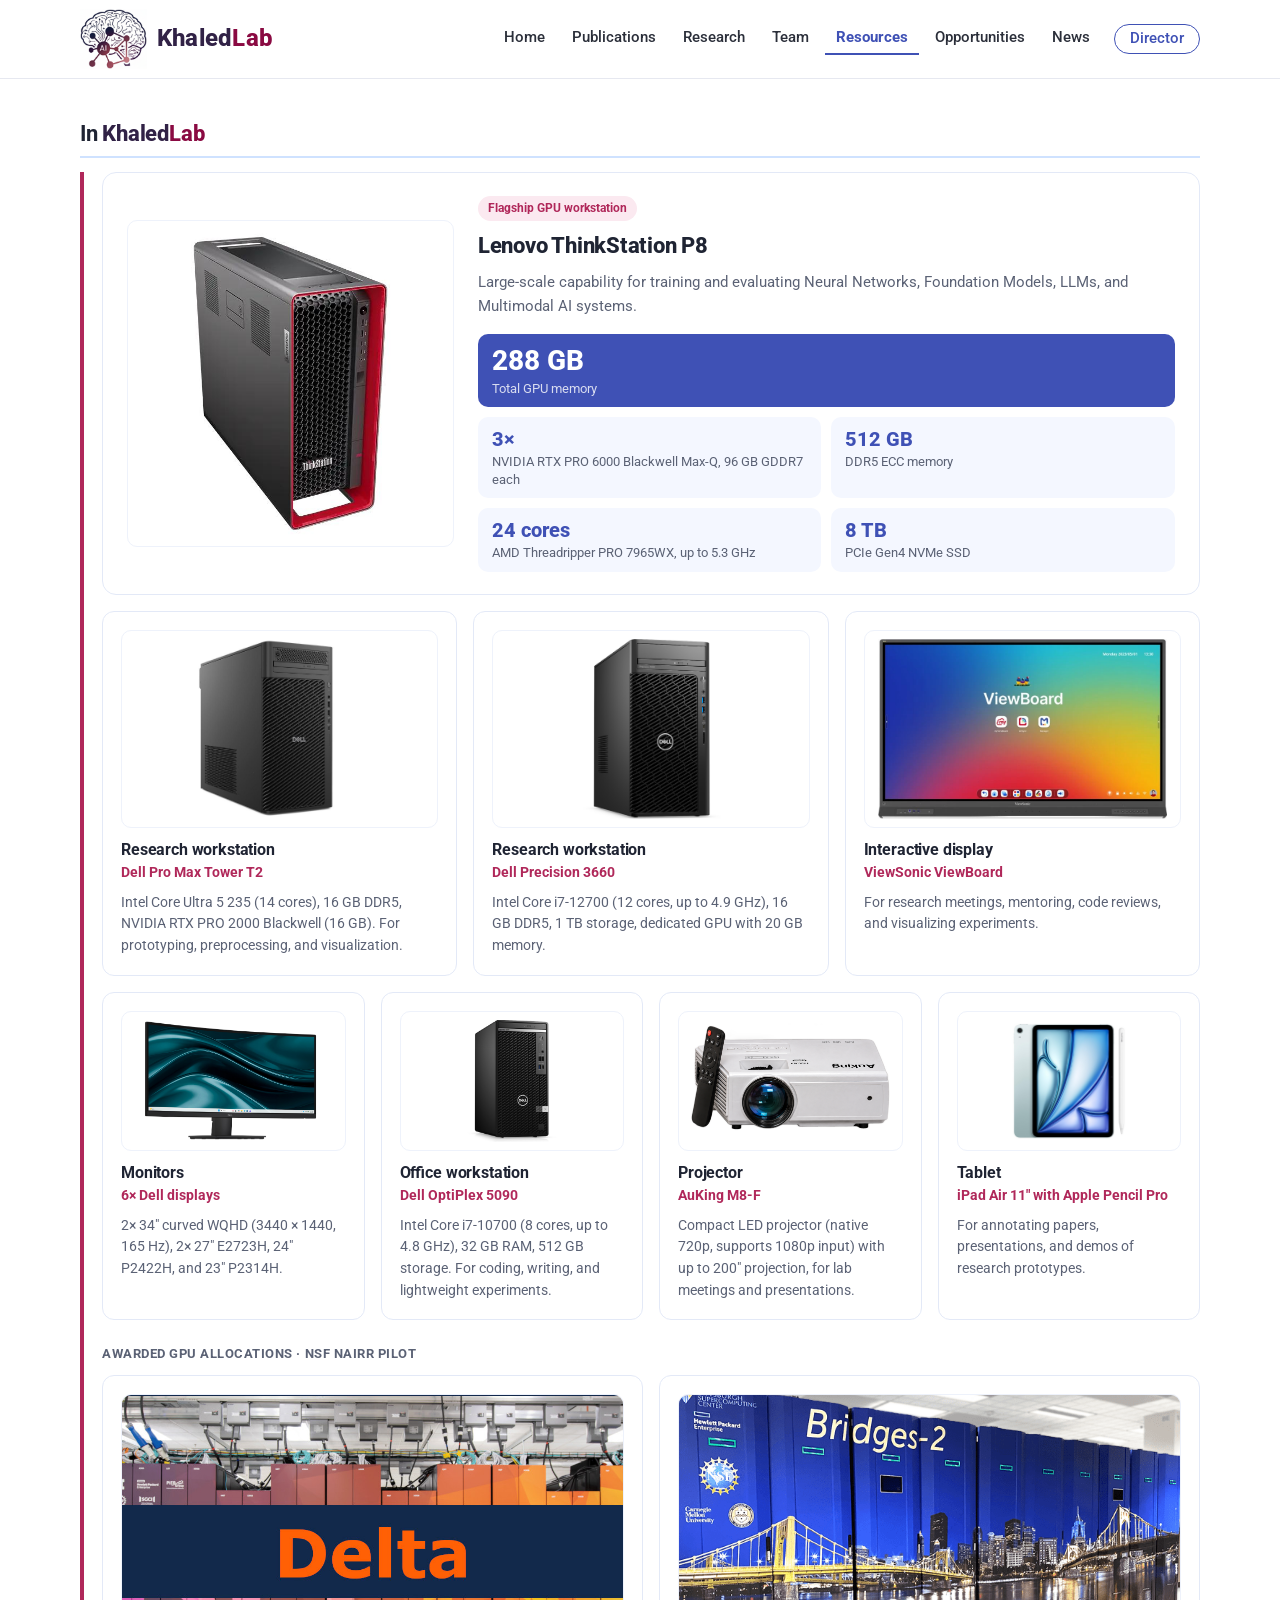
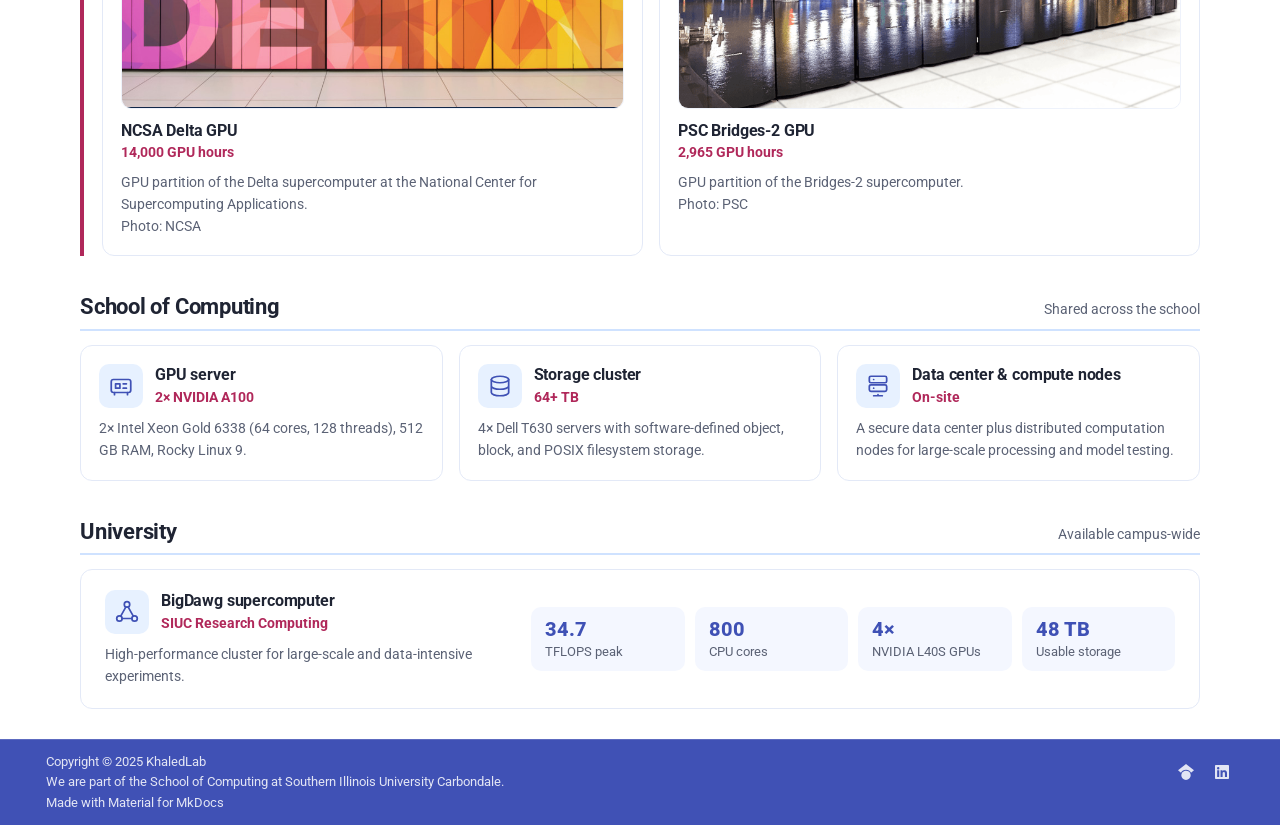
<file: resources/index.html>
<!doctype html>
<html lang="en" class="no-js">
  <head>
    
      <meta charset="utf-8">
      <meta name="viewport" content="width=device-width,initial-scale=1">
      
        <meta name="description" content="Research in Graph Mining, Hypergraph Learning, and Network Medicine">
      
      
      
        <link rel="canonical" href="https://khaledlab.com/resources/">
      
      
        <link rel="prev" href="../team/">
      
      
        <link rel="next" href="../opportunities/">
      
      
      <link rel="icon" href="../assets/favicon.png">
      <meta name="generator" content="mkdocs-1.6.1, mkdocs-material-9.6.19">
    
    
      
        <title>Resources - KhaledLab</title>
      
    
    
      <link rel="stylesheet" href="../assets/stylesheets/main.7e37652d.min.css">
      
        
        <link rel="stylesheet" href="../assets/stylesheets/palette.06af60db.min.css">
      
      


    
    
      
    
    
      
        
        
        <link rel="preconnect" href="https://fonts.gstatic.com" crossorigin>
        <link rel="stylesheet" href="https://fonts.googleapis.com/css?family=Roboto:300,300i,400,400i,700,700i%7CRoboto+Mono:400,400i,700,700i&display=fallback">
        <style>:root{--md-text-font:"Roboto";--md-code-font:"Roboto Mono"}</style>
      
    
    
      <link rel="stylesheet" href="../assets/css/extra.css">
    
    <script>__md_scope=new URL("..",location),__md_hash=e=>[...e].reduce(((e,_)=>(e<<5)-e+_.charCodeAt(0)),0),__md_get=(e,_=localStorage,t=__md_scope)=>JSON.parse(_.getItem(t.pathname+"."+e)),__md_set=(e,_,t=localStorage,a=__md_scope)=>{try{t.setItem(a.pathname+"."+e,JSON.stringify(_))}catch(e){}}</script>
    
      

    
    
    
  </head>
  
  
    
    
      
    
    
    
    
    <body dir="ltr" data-md-color-scheme="default" data-md-color-primary="indigo" data-md-color-accent="deep-purple">
  
    
    <input class="md-toggle" data-md-toggle="drawer" type="checkbox" id="__drawer" autocomplete="off">
    <input class="md-toggle" data-md-toggle="search" type="checkbox" id="__search" autocomplete="off">
    <label class="md-overlay" for="__drawer"></label>
    <div data-md-component="skip">
      
        
        <a href="#resources" class="md-skip">
          Skip to content
        </a>
      
    </div>
    <div data-md-component="announce">
      
    </div>
    
    
      

<header class="md-header" data-md-component="header">
  <nav class="md-header__inner md-grid" aria-label="Header">
    <a href=".." title="KhaledLab" class="md-header__button md-logo" aria-label="KhaledLab" data-md-component="logo">
      
  
  <svg xmlns="http://www.w3.org/2000/svg" viewBox="0 0 24 24"><path d="M12 8a3 3 0 0 0 3-3 3 3 0 0 0-3-3 3 3 0 0 0-3 3 3 3 0 0 0 3 3m0 3.54C9.64 9.35 6.5 8 3 8v11c3.5 0 6.64 1.35 9 3.54 2.36-2.19 5.5-3.54 9-3.54V8c-3.5 0-6.64 1.35-9 3.54"/></svg>

    </a>
    <label class="md-header__button md-icon" for="__drawer">
      
      <svg xmlns="http://www.w3.org/2000/svg" viewBox="0 0 24 24"><path d="M3 6h18v2H3zm0 5h18v2H3zm0 5h18v2H3z"/></svg>
    </label>
    <div class="md-header__title" data-md-component="header-title">
      <div class="md-header__ellipsis">
        <div class="md-header__topic">
          <span class="md-ellipsis">
            KhaledLab
          </span>
        </div>
        <div class="md-header__topic" data-md-component="header-topic">
          <span class="md-ellipsis">
            
              Resources
            
          </span>
        </div>
      </div>
    </div>
    
      
        <form class="md-header__option" data-md-component="palette">
  
    
    
    
    <input class="md-option" data-md-color-media="" data-md-color-scheme="default" data-md-color-primary="indigo" data-md-color-accent="deep-purple"  aria-hidden="true"  type="radio" name="__palette" id="__palette_0">
    
  
    
    
    
    <input class="md-option" data-md-color-media="" data-md-color-scheme="slate" data-md-color-primary="indigo" data-md-color-accent="deep-purple"  aria-hidden="true"  type="radio" name="__palette" id="__palette_1">
    
  
</form>
      
    
    
      <script>var palette=__md_get("__palette");if(palette&&palette.color){if("(prefers-color-scheme)"===palette.color.media){var media=matchMedia("(prefers-color-scheme: light)"),input=document.querySelector(media.matches?"[data-md-color-media='(prefers-color-scheme: light)']":"[data-md-color-media='(prefers-color-scheme: dark)']");palette.color.media=input.getAttribute("data-md-color-media"),palette.color.scheme=input.getAttribute("data-md-color-scheme"),palette.color.primary=input.getAttribute("data-md-color-primary"),palette.color.accent=input.getAttribute("data-md-color-accent")}for(var[key,value]of Object.entries(palette.color))document.body.setAttribute("data-md-color-"+key,value)}</script>
    
    
    
      
      
        <label class="md-header__button md-icon" for="__search">
          
          <svg xmlns="http://www.w3.org/2000/svg" viewBox="0 0 24 24"><path d="M9.5 3A6.5 6.5 0 0 1 16 9.5c0 1.61-.59 3.09-1.56 4.23l.27.27h.79l5 5-1.5 1.5-5-5v-.79l-.27-.27A6.52 6.52 0 0 1 9.5 16 6.5 6.5 0 0 1 3 9.5 6.5 6.5 0 0 1 9.5 3m0 2C7 5 5 7 5 9.5S7 14 9.5 14 14 12 14 9.5 12 5 9.5 5"/></svg>
        </label>
        <div class="md-search" data-md-component="search" role="dialog">
  <label class="md-search__overlay" for="__search"></label>
  <div class="md-search__inner" role="search">
    <form class="md-search__form" name="search">
      <input type="text" class="md-search__input" name="query" aria-label="Search" placeholder="Search" autocapitalize="off" autocorrect="off" autocomplete="off" spellcheck="false" data-md-component="search-query" required>
      <label class="md-search__icon md-icon" for="__search">
        
        <svg xmlns="http://www.w3.org/2000/svg" viewBox="0 0 24 24"><path d="M9.5 3A6.5 6.5 0 0 1 16 9.5c0 1.61-.59 3.09-1.56 4.23l.27.27h.79l5 5-1.5 1.5-5-5v-.79l-.27-.27A6.52 6.52 0 0 1 9.5 16 6.5 6.5 0 0 1 3 9.5 6.5 6.5 0 0 1 9.5 3m0 2C7 5 5 7 5 9.5S7 14 9.5 14 14 12 14 9.5 12 5 9.5 5"/></svg>
        
        <svg xmlns="http://www.w3.org/2000/svg" viewBox="0 0 24 24"><path d="M20 11v2H8l5.5 5.5-1.42 1.42L4.16 12l7.92-7.92L13.5 5.5 8 11z"/></svg>
      </label>
      <nav class="md-search__options" aria-label="Search">
        
        <button type="reset" class="md-search__icon md-icon" title="Clear" aria-label="Clear" tabindex="-1">
          
          <svg xmlns="http://www.w3.org/2000/svg" viewBox="0 0 24 24"><path d="M19 6.41 17.59 5 12 10.59 6.41 5 5 6.41 10.59 12 5 17.59 6.41 19 12 13.41 17.59 19 19 17.59 13.41 12z"/></svg>
        </button>
      </nav>
      
        <div class="md-search__suggest" data-md-component="search-suggest"></div>
      
    </form>
    <div class="md-search__output">
      <div class="md-search__scrollwrap" tabindex="0" data-md-scrollfix>
        <div class="md-search-result" data-md-component="search-result">
          <div class="md-search-result__meta">
            Initializing search
          </div>
          <ol class="md-search-result__list" role="presentation"></ol>
        </div>
      </div>
    </div>
  </div>
</div>
      
    
    
  </nav>
  
</header>
    
    <div class="md-container" data-md-component="container">
      
      
        
          
            
<nav class="md-tabs" aria-label="Tabs" data-md-component="tabs">
  <div class="md-grid">
    <ul class="md-tabs__list">
      
        
  
  
  
  
    <li class="md-tabs__item">
      <a href=".." class="md-tabs__link">
        
  
  
    
  
  Home

      </a>
    </li>
  

      
        
  
  
  
  
    <li class="md-tabs__item">
      <a href="../publications/" class="md-tabs__link">
        
  
  
    
  
  Publications

      </a>
    </li>
  

      
        
  
  
  
  
    <li class="md-tabs__item">
      <a href="../research/" class="md-tabs__link">
        
  
  
    
  
  Research

      </a>
    </li>
  

      
        
  
  
  
  
    <li class="md-tabs__item">
      <a href="../team/" class="md-tabs__link">
        
  
  
    
  
  Team

      </a>
    </li>
  

      
        
  
  
  
    
  
  
    <li class="md-tabs__item md-tabs__item--active">
      <a href="./" class="md-tabs__link">
        
  
  
    
  
  Resources

      </a>
    </li>
  

      
        
  
  
  
  
    <li class="md-tabs__item">
      <a href="../opportunities/" class="md-tabs__link">
        
  
  
    
  
  Opportunities

      </a>
    </li>
  

      
        
  
  
  
  
    <li class="md-tabs__item">
      <a href="../news/" class="md-tabs__link">
        
  
  
    
  
  News

      </a>
    </li>
  

      
        
  
  
  
  
    <li class="md-tabs__item">
      <a href="../director/" class="md-tabs__link">
        
  
  
    
  
  Director

      </a>
    </li>
  

      
    </ul>
  </div>
</nav>
          
        
      
      <main class="md-main" data-md-component="main">
        <div class="md-main__inner md-grid">
          
            
              
                
              
              <div class="md-sidebar md-sidebar--primary" data-md-component="sidebar" data-md-type="navigation" hidden>
                <div class="md-sidebar__scrollwrap">
                  <div class="md-sidebar__inner">
                    


  


  

<nav class="md-nav md-nav--primary md-nav--lifted md-nav--integrated" aria-label="Navigation" data-md-level="0">
  <label class="md-nav__title" for="__drawer">
    <a href=".." title="KhaledLab" class="md-nav__button md-logo" aria-label="KhaledLab" data-md-component="logo">
      
  
  <svg xmlns="http://www.w3.org/2000/svg" viewBox="0 0 24 24"><path d="M12 8a3 3 0 0 0 3-3 3 3 0 0 0-3-3 3 3 0 0 0-3 3 3 3 0 0 0 3 3m0 3.54C9.64 9.35 6.5 8 3 8v11c3.5 0 6.64 1.35 9 3.54 2.36-2.19 5.5-3.54 9-3.54V8c-3.5 0-6.64 1.35-9 3.54"/></svg>

    </a>
    KhaledLab
  </label>
  
  <ul class="md-nav__list" data-md-scrollfix>
    
      
      
  
  
  
  
    <li class="md-nav__item">
      <a href=".." class="md-nav__link">
        
  
  
  <span class="md-ellipsis">
    Home
    
  </span>
  

      </a>
    </li>
  

    
      
      
  
  
  
  
    <li class="md-nav__item">
      <a href="../publications/" class="md-nav__link">
        
  
  
  <span class="md-ellipsis">
    Publications
    
  </span>
  

      </a>
    </li>
  

    
      
      
  
  
  
  
    <li class="md-nav__item">
      <a href="../research/" class="md-nav__link">
        
  
  
  <span class="md-ellipsis">
    Research
    
  </span>
  

      </a>
    </li>
  

    
      
      
  
  
  
  
    <li class="md-nav__item">
      <a href="../team/" class="md-nav__link">
        
  
  
  <span class="md-ellipsis">
    Team
    
  </span>
  

      </a>
    </li>
  

    
      
      
  
  
    
  
  
  
    <li class="md-nav__item md-nav__item--active">
      
      <input class="md-nav__toggle md-toggle" type="checkbox" id="__toc">
      
      
        
      
      
      <a href="./" class="md-nav__link md-nav__link--active">
        
  
  
  <span class="md-ellipsis">
    Resources
    
  </span>
  

      </a>
      
    </li>
  

    
      
      
  
  
  
  
    <li class="md-nav__item">
      <a href="../opportunities/" class="md-nav__link">
        
  
  
  <span class="md-ellipsis">
    Opportunities
    
  </span>
  

      </a>
    </li>
  

    
      
      
  
  
  
  
    <li class="md-nav__item">
      <a href="../news/" class="md-nav__link">
        
  
  
  <span class="md-ellipsis">
    News
    
  </span>
  

      </a>
    </li>
  

    
      
      
  
  
  
  
    <li class="md-nav__item">
      <a href="../director/" class="md-nav__link">
        
  
  
  <span class="md-ellipsis">
    Director
    
  </span>
  

      </a>
    </li>
  

    
  </ul>
</nav>
                  </div>
                </div>
              </div>
            
            
          
          
            <div class="md-content" data-md-component="content">
              <article class="md-content__inner md-typeset">
                
                  
  




<h1 id="resources">Resources<a class="headerlink" href="#resources" title="Permanent link">&para;</a></h1>
<div class="kl-resp">

<!-- ===== KhaledLab ===== -->
<div class="rp-head">
  <h2>In <span class="kl-brand">Khaled<span>Lab</span></span></h2>
</div>
<div class="rp-lab">

<div class="rp-feature">
  <img class="rp-feature-img" src="../assets/resource_photo/p8_thinkstation.jpeg" alt="Lenovo ThinkStation P8 workstation">
  <div class="rp-feature-body">
    <span class="rp-tag">Flagship GPU workstation</span>
    <h3>Lenovo ThinkStation P8</h3>
    <p>Large-scale capability for training and evaluating Neural Networks, Foundation Models, LLMs, and Multimodal AI systems.</p>
    <div class="rp-stats">
      <div class="rp-stat rp-stat-main"><span class="rp-num">288 GB</span><span class="rp-lbl">Total GPU memory</span></div>
      <div class="rp-stat"><span class="rp-num">3×</span><span class="rp-lbl">NVIDIA RTX PRO 6000 Blackwell Max-Q, 96 GB GDDR7 each</span></div>
      <div class="rp-stat"><span class="rp-num">512 GB</span><span class="rp-lbl">DDR5 ECC memory</span></div>
      <div class="rp-stat"><span class="rp-num">24 cores</span><span class="rp-lbl">AMD Threadripper PRO 7965WX, up to 5.3 GHz</span></div>
      <div class="rp-stat"><span class="rp-num">8 TB</span><span class="rp-lbl">PCIe Gen4 NVMe SSD</span></div>
    </div>
  </div>
</div>

<div class="rp-grid rp-grid-3">
  <div class="rp-card">
    <img class="rp-photo" src="../assets/resource_photo/max_tower_t2.jpeg" alt="Dell Pro Max Tower T2 workstation">
    <div class="rp-card-top">
      <div><h3>Research workstation</h3><p class="rp-spec">Dell Pro Max Tower T2</p></div>
    </div>
    <p>Intel Core Ultra 5 235 (14 cores), 16 GB DDR5, NVIDIA RTX PRO 2000 Blackwell (16 GB). For prototyping, preprocessing, and visualization.</p>
  </div>
  <div class="rp-card">
    <img class="rp-photo" src="../assets/resource_photo/dell_precision.png" alt="Dell Precision 3660 workstation">
    <div class="rp-card-top">
      <div><h3>Research workstation</h3><p class="rp-spec">Dell Precision 3660</p></div>
    </div>
    <p>Intel Core i7-12700 (12 cores, up to 4.9 GHz), 16 GB DDR5, 1 TB storage, dedicated GPU with 20 GB memory.</p>
  </div>
  <div class="rp-card">
    <img class="rp-photo" src="../assets/resource_photo/viewbord.webp" alt="ViewSonic ViewBoard interactive display">
    <div class="rp-card-top">
      <div><h3>Interactive display</h3><p class="rp-spec">ViewSonic ViewBoard</p></div>
    </div>
    <p>For research meetings, mentoring, code reviews, and visualizing experiments.</p>
  </div>
</div>

<div class="rp-grid rp-grid-4">
    <div class="rp-card">
    <img class="rp-photo" src="../assets/resource_photo/dell_curved_monitor.png" alt="Dell curved WQHD monitor">
    <div class="rp-card-top">
      <div><h3>Monitors</h3><p class="rp-spec">6× Dell displays</p></div>
    </div>
    <p>2× 34″ curved WQHD (3440 × 1440, 165 Hz), 2× 27″ E2723H, 24″ P2422H, and 23″ P2314H.</p>
  </div>
  <div class="rp-card">
    <img class="rp-photo" src="../assets/resource_photo/dell_optiplex.jpg" alt="Dell OptiPlex 5090 desktop">
    <div class="rp-card-top">
      <div><h3>Office workstation</h3><p class="rp-spec">Dell OptiPlex 5090</p></div>
    </div>
    <p>Intel Core i7-10700 (8 cores, up to 4.8 GHz), 32 GB RAM, 512 GB storage. For coding, writing, and lightweight experiments.</p>
  </div>
  <div class="rp-card">
    <img class="rp-photo" src="../assets/resource_photo/_projector.png" alt="AuKing M8-F LED projector">
    <div class="rp-card-top">
      <div><h3>Projector</h3><p class="rp-spec">AuKing M8-F</p></div>
    </div>
    <p>Compact LED projector (native 720p, supports 1080p input) with up to 200″ projection, for lab meetings and presentations.</p>
  </div>
  <div class="rp-card">
    <img class="rp-photo" src="../assets/resource_photo/tab.jpeg" alt="iPad Air with Apple Pencil Pro">
    <div class="rp-card-top">
      <div><h3>Tablet</h3><p class="rp-spec">iPad Air 11″ with Apple Pencil Pro</p></div>
    </div>
    <p>For annotating papers, presentations, and demos of research prototypes.</p>
  </div>
</div>
<p class="rp-sub">Awarded GPU allocations · NSF NAIRR Pilot</p>
<div class="rp-grid rp-grid-2">
  <div class="rp-card">
    <img class="rp-photo rp-photo-cover" src="../assets/resource_photo/delta.jpg" alt="NCSA Delta supercomputer">
    <div class="rp-card-top">
      <div><h3>NCSA Delta GPU</h3><p class="rp-spec">14,000 GPU hours</p></div>
    </div>
    <p>GPU partition of the Delta supercomputer at the National Center for Supercomputing Applications.</p>
    <p class="rp-credit">Photo: NCSA</p>
  </div>
  <div class="rp-card">
    <img class="rp-photo rp-photo-cover" src="../assets/resource_photo/bridges2.png" alt="PSC Bridges-2 supercomputer">
    <div class="rp-card-top">
      <div><h3>PSC Bridges-2 GPU</h3><p class="rp-spec">2,965 GPU hours</p></div>
    </div>
    <p>GPU partition of the Bridges-2 supercomputer.</p>
    <p class="rp-credit">Photo: PSC</p>
  </div>
</div>

</div>

<!-- ===== School of Computing ===== -->
<div class="rp-head">
  <h2>School of Computing</h2>
  <span>Shared across the school</span>
</div>
<div class="rp-grid">
  <div class="rp-card">
    <div class="rp-card-top">
      <svg viewBox="0 0 24 24" aria-hidden="true"><rect x="3" y="6" width="18" height="12" rx="2"/><path d="M7 10h4v4H7zM14 10h3M14 14h3M6 18v2M18 18v2"/></svg>
      <div><h3>GPU server</h3><p class="rp-spec">2× NVIDIA A100</p></div>
    </div>
    <p>2× Intel Xeon Gold 6338 (64 cores, 128 threads), 512 GB RAM, Rocky Linux 9.</p>
  </div>
  <div class="rp-card">
    <div class="rp-card-top">
      <svg viewBox="0 0 24 24" aria-hidden="true"><ellipse cx="12" cy="6" rx="8" ry="3"/><path d="M4 6v6c0 1.7 3.6 3 8 3s8-1.3 8-3V6M4 12v6c0 1.7 3.6 3 8 3s8-1.3 8-3v-6"/></svg>
      <div><h3>Storage cluster</h3><p class="rp-spec">64+ TB</p></div>
    </div>
    <p>4× Dell T630 servers with software-defined object, block, and POSIX filesystem storage.</p>
  </div>
  <div class="rp-card">
    <div class="rp-card-top">
      <svg viewBox="0 0 24 24" aria-hidden="true"><rect x="4" y="3" width="16" height="6" rx="1.5"/><rect x="4" y="11" width="16" height="6" rx="1.5"/><path d="M8 6h.01M8 14h.01M12 20v1M8 21h8"/></svg>
      <div><h3>Data center &amp; compute nodes</h3><p class="rp-spec">On-site</p></div>
    </div>
    <p>A secure data center plus distributed computation nodes for large-scale processing and model testing.</p>
  </div>
</div>

<!-- ===== University ===== -->
<div class="rp-head">
  <h2>University</h2>
  <span>Available campus-wide</span>
</div>
<div class="rp-hpc">
  <div class="rp-hpc-text">
    <div class="rp-card-top">
      <svg viewBox="0 0 24 24" aria-hidden="true"><circle cx="12" cy="5" r="2.5"/><circle cx="5" cy="18" r="2.5"/><circle cx="19" cy="18" r="2.5"/><path d="M11 7.3 6.2 15.8M13 7.3l4.8 8.5M7.5 18h9"/></svg>
      <div><h3>BigDawg supercomputer</h3><p class="rp-spec">SIUC Research Computing</p></div>
    </div>
    <p>High-performance cluster for large-scale and data-intensive experiments.</p>
  </div>
  <div class="rp-hpc-stats">
    <div class="rp-mini"><span class="rp-num">34.7</span><span class="rp-lbl">TFLOPS peak</span></div>
    <div class="rp-mini"><span class="rp-num">800</span><span class="rp-lbl">CPU cores</span></div>
    <div class="rp-mini"><span class="rp-num">4×</span><span class="rp-lbl">NVIDIA L40S GPUs</span></div>
    <div class="rp-mini"><span class="rp-num">48 TB</span><span class="rp-lbl">Usable storage</span></div>
  </div>
</div>

</div>

<style>
.kl-resp { font-size: 15px; color: #1f2433; }

/* Section headings */
.kl-resp .rp-head {
  display: flex;
  align-items: baseline;
  justify-content: space-between;
  flex-wrap: wrap;
  gap: 4px 12px;
  margin: 36px 0 14px;
  padding-bottom: 6px;
  border-bottom: 2px solid #cfe2ff;
}
.kl-resp .rp-head:first-child { margin-top: 24px; }
.kl-resp .rp-head h2 {
  font-size: 22px; font-weight: 700; color: #1f2433;
  margin: 0; padding: 0; border: none;
}
.kl-resp .rp-head > span { font-size: 13.5px; color: #5b6275; }
.kl-resp .rp-brand { color: #3d2b5c; }

/* Sub-label inside KhaledLab */
.kl-resp .rp-sub {
  font-size: 13px;
  font-weight: 700;
  letter-spacing: 0.04em;
  text-transform: uppercase;
  color: #5b6275;
  margin: 24px 0 10px;
}

/* KhaledLab section */
.kl-resp .rp-lab {
  border-left: 4px solid #b0285a;
  padding-left: 18px;
}

/* Photos */
.kl-resp .rp-feature-img,
.kl-resp .rp-photo {
  display: block;
  width: 100%;
  object-fit: contain;
  background: #fff;
  border: 1px solid #eef2fb;
  border-radius: 10px;
  padding: 8px;
}
.kl-resp .rp-feature-img { aspect-ratio: 1 / 1; margin-bottom: 0; }
.kl-resp .rp-feature-body .rp-stats { margin-top: 16px; }
.kl-resp .rp-photo { aspect-ratio: 16 / 10; margin-bottom: 12px; }
.kl-resp .rp-photo.rp-photo-cover { object-fit: cover; padding: 0; }
.kl-resp p.rp-credit { font-size: 11.5px; color: #8a90a2; margin-top: 6px; }

/* Featured workstation */
.kl-resp .rp-feature {
  display: grid;
  grid-template-columns: 0.75fr 1.6fr;
  gap: 24px;
  align-items: center;
  background: #fff;
  border: 1px solid #e3e9f7;
  border-radius: 14px;
  padding: 22px 24px;
  margin-bottom: 16px;
}
.kl-resp .rp-tag {
  display: inline-block;
  background: #fbe9f0; color: #b0285a;
  font-size: 12px; font-weight: 700;
  padding: 3px 10px; border-radius: 999px;
  margin-bottom: 8px;
}
.kl-resp .rp-feature h3 { font-size: 22px; font-weight: 800; color: #1f2433; margin: 0 0 8px; }
.kl-resp .rp-feature p { font-size: 15px; line-height: 1.6; color: #5b6275; margin: 0; }
.kl-resp .rp-stats { display: grid; grid-template-columns: repeat(2, 1fr); gap: 10px; }
.kl-resp .rp-stat, .kl-resp .rp-mini {
  background: #f4f7ff;
  border-radius: 10px;
  padding: 10px 14px;
}
.kl-resp .rp-stat-main { grid-column: 1 / -1; background: #3f51b5; }
.kl-resp .rp-num { display: block; font-size: 20px; font-weight: 800; color: #3f51b5; line-height: 1.2; }
.kl-resp .rp-stat-main .rp-num { font-size: 28px; color: #fff; }
.kl-resp .rp-lbl { display: block; font-size: 12.5px; color: #5b6275; line-height: 1.4; margin-top: 2px; }
.kl-resp .rp-stat-main .rp-lbl { color: rgba(255,255,255,0.8); }

/* Card grids */
.kl-resp .rp-grid {
  display: grid;
  grid-template-columns: repeat(auto-fit, minmax(230px, 1fr));
  gap: 16px;
}
.kl-resp .rp-grid.rp-grid-2 { grid-template-columns: repeat(2, 1fr); }
.kl-resp .rp-grid.rp-grid-3 { grid-template-columns: repeat(3, 1fr); }
.kl-resp .rp-grid.rp-grid-4 { grid-template-columns: repeat(4, 1fr); }
.kl-resp .rp-grid + .rp-grid { margin-top: 16px; }

/* Cards */
.kl-resp .rp-card, .kl-resp .rp-hpc {
  background: #fff;
  border: 1px solid #e3e9f7;
  border-radius: 12px;
  padding: 18px;
  transition: border-color 0.2s ease, box-shadow 0.2s ease;
}
.kl-resp .rp-card:hover, .kl-resp .rp-hpc:hover { border-color: #a5c8ff; box-shadow: 0 6px 18px rgba(63,81,181,0.1); }
.kl-resp .rp-card-top { display: flex; align-items: center; gap: 12px; margin-bottom: 10px; }
.kl-resp .rp-card-top svg {
  width: 44px; height: 44px; padding: 9px; flex-shrink: 0;
  border-radius: 10px; background: #e7f1ff;
  fill: none; stroke: #3f51b5; stroke-width: 1.6;
  stroke-linecap: round; stroke-linejoin: round;
}
.kl-resp .rp-card h3, .kl-resp .rp-hpc h3 { font-size: 16px; font-weight: 700; color: #1f2433; margin: 0 0 2px; line-height: 1.3; }
.kl-resp .rp-card p, .kl-resp .rp-hpc p { font-size: 14px; line-height: 1.55; color: #5b6275; margin: 0; }
.kl-resp p.rp-spec { font-size: 14px; font-weight: 700; color: #b0285a; margin: 0; line-height: 1.35; }

/* University HPC */
.kl-resp .rp-hpc {
  display: grid;
  grid-template-columns: 1fr 1.6fr;
  gap: 24px;
  align-items: center;
  padding: 20px 24px;
}
.kl-resp .rp-hpc-stats { display: grid; grid-template-columns: repeat(4, 1fr); gap: 10px; }

/* Tablet */
@media (max-width: 900px) {
  .kl-resp .rp-grid.rp-grid-3,
  .kl-resp .rp-grid.rp-grid-4 { grid-template-columns: repeat(2, 1fr); }
}

/* Mobile */
@media (max-width: 760px) {
  .kl-resp .rp-feature, .kl-resp .rp-hpc { grid-template-columns: 1fr; padding: 18px; }
  .kl-resp .rp-hpc-stats { grid-template-columns: repeat(2, 1fr); }
  .kl-resp .rp-lab { padding-left: 12px; }
  .kl-resp .rp-feature-img { aspect-ratio: 4 / 3; }
}
@media (max-width: 560px) {
  .kl-resp .rp-grid.rp-grid-2,
  .kl-resp .rp-grid.rp-grid-3,
  .kl-resp .rp-grid.rp-grid-4 { grid-template-columns: 1fr; }
}
</style>







  
  




  



                
              </article>
            </div>
          
          
  <script>var tabs=__md_get("__tabs");if(Array.isArray(tabs))e:for(var set of document.querySelectorAll(".tabbed-set")){var labels=set.querySelector(".tabbed-labels");for(var tab of tabs)for(var label of labels.getElementsByTagName("label"))if(label.innerText.trim()===tab){var input=document.getElementById(label.htmlFor);input.checked=!0;continue e}}</script>

<script>var target=document.getElementById(location.hash.slice(1));target&&target.name&&(target.checked=target.name.startsWith("__tabbed_"))</script>
        </div>
        
      </main>
      
        <footer class="md-footer">
  
  <div class="md-footer-meta md-typeset">
    <div class="md-footer-meta__inner md-grid">
      <div class="md-copyright">
  
    <div class="md-copyright__highlight">
      Copyright &copy; 2025 KhaledLab <br> We are part of the School of Computing at Southern Illinois University Carbondale. 
    </div>
  
  
    Made with
    <a href="https://squidfunk.github.io/mkdocs-material/" target="_blank" rel="noopener">
      Material for MkDocs
    </a>
  
</div>
      
        
<div class="md-social">
  
    
    
    
    
    <a href="https://scholar.google.com/citations?user=_jR1BrsAAAAJ&hl=en" target="_blank" rel="noopener" title="Google Scholar" class="md-social__link">
      <svg xmlns="http://www.w3.org/2000/svg" viewBox="0 0 512 512"><!--! Font Awesome Free 7.0.0 by @fontawesome - https://fontawesome.com License - https://fontawesome.com/license/free (Icons: CC BY 4.0, Fonts: SIL OFL 1.1, Code: MIT License) Copyright 2025 Fonticons, Inc.--><path fill="currentColor" d="M390.9 298.5s0 .1.1.1c9.2 19.4 14.4 41.1 14.4 64C405.3 445.1 338.5 512 256 512s-149.3-66.9-149.3-149.3c0-22.9 5.2-44.6 14.4-64 1.7-3.6 3.6-7.2 5.6-10.7q6.6-11.4 15-21.3c27.4-32.6 68.5-53.3 114.4-53.3 33.6 0 64.6 11.1 89.6 29.9 9.1 6.9 17.4 14.7 24.8 23.5 5.6 6.6 10.6 13.8 15 21.3 2 3.4 3.8 7 5.5 10.5zm26.4-18.8c-30.1-58.4-91-98.4-161.3-98.4s-131.2 40-161.3 98.4L0 202.7 256 0l256 202.7-94.7 77.1z"/></svg>
    </a>
  
    
    
    
    
    <a href="https://www.linkedin.com/in/kms026/" target="_blank" rel="noopener" title="LinkedIn" class="md-social__link">
      <svg xmlns="http://www.w3.org/2000/svg" viewBox="0 0 448 512"><!--! Font Awesome Free 7.0.0 by @fontawesome - https://fontawesome.com License - https://fontawesome.com/license/free (Icons: CC BY 4.0, Fonts: SIL OFL 1.1, Code: MIT License) Copyright 2025 Fonticons, Inc.--><path fill="currentColor" d="M416 32H31.9C14.3 32 0 46.5 0 64.3v383.4C0 465.5 14.3 480 31.9 480H416c17.6 0 32-14.5 32-32.3V64.3c0-17.8-14.4-32.3-32-32.3M135.4 416H69V202.2h66.5V416zM102.2 96a38.5 38.5 0 1 1 0 77 38.5 38.5 0 1 1 0-77m282.1 320h-66.4V312c0-24.8-.5-56.7-34.5-56.7-34.6 0-39.9 27-39.9 54.9V416h-66.4V202.2h63.7v29.2h.9c8.9-16.8 30.6-34.5 62.9-34.5 67.2 0 79.7 44.3 79.7 101.9z"/></svg>
    </a>
  
</div>
      
    </div>
  </div>
</footer>
      
    </div>
    <div class="md-dialog" data-md-component="dialog">
      <div class="md-dialog__inner md-typeset"></div>
    </div>
    
    
    
      
      <script id="__config" type="application/json">{"base": "..", "features": ["navigation.tabs", "content.code.copy", "content.tabs.link", "search.highlight", "search.suggest", "toc.integrate"], "search": "../assets/javascripts/workers/search.973d3a69.min.js", "tags": null, "translations": {"clipboard.copied": "Copied to clipboard", "clipboard.copy": "Copy to clipboard", "search.result.more.one": "1 more on this page", "search.result.more.other": "# more on this page", "search.result.none": "No matching documents", "search.result.one": "1 matching document", "search.result.other": "# matching documents", "search.result.placeholder": "Type to start searching", "search.result.term.missing": "Missing", "select.version": "Select version"}, "version": null}</script>
    
    
      <script src="../assets/javascripts/bundle.92b07e13.min.js"></script>
      
        <script src="../assets/js/menu.js"></script>
      
    
  </body>
</html>
</file>
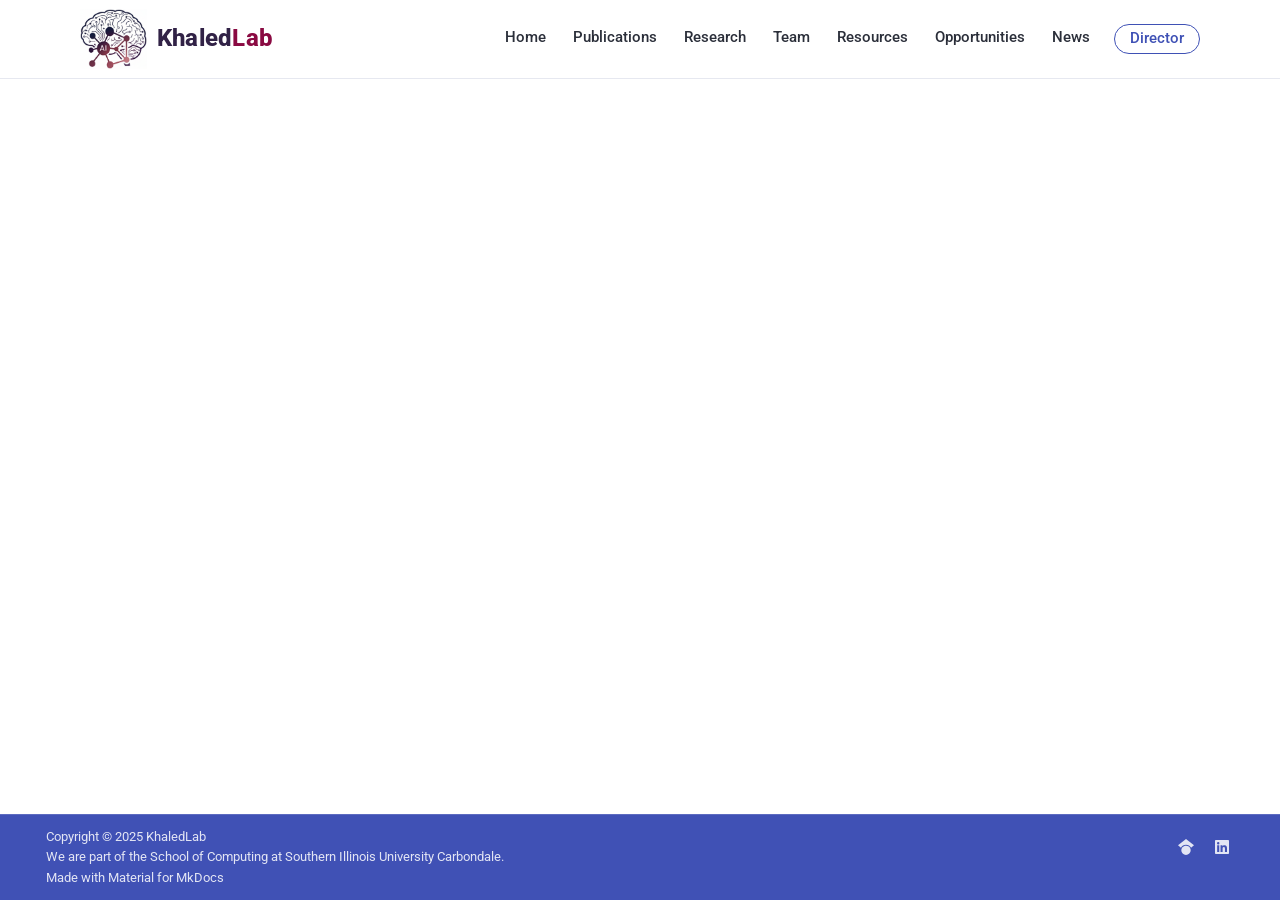
<file: teaching/index.html>
<!doctype html>
<html lang="en" class="no-js">
  <head>
    
      <meta charset="utf-8">
      <meta name="viewport" content="width=device-width,initial-scale=1">
      
        <meta name="description" content="Research in Graph Mining, Hypergraph Learning, and Network Medicine">
      
      
      
        <link rel="canonical" href="https://khaledlab.com/teaching/">
      
      
      
      
      <link rel="icon" href="../assets/favicon.png">
      <meta name="generator" content="mkdocs-1.6.1, mkdocs-material-9.6.19">
    
    
      
        <title>Teaching - KhaledLab</title>
      
    
    
      <link rel="stylesheet" href="../assets/stylesheets/main.7e37652d.min.css">
      
        
        <link rel="stylesheet" href="../assets/stylesheets/palette.06af60db.min.css">
      
      


    
    
      
    
    
      
        
        
        <link rel="preconnect" href="https://fonts.gstatic.com" crossorigin>
        <link rel="stylesheet" href="https://fonts.googleapis.com/css?family=Roboto:300,300i,400,400i,700,700i%7CRoboto+Mono:400,400i,700,700i&display=fallback">
        <style>:root{--md-text-font:"Roboto";--md-code-font:"Roboto Mono"}</style>
      
    
    
      <link rel="stylesheet" href="../assets/css/extra.css">
    
    <script>__md_scope=new URL("..",location),__md_hash=e=>[...e].reduce(((e,_)=>(e<<5)-e+_.charCodeAt(0)),0),__md_get=(e,_=localStorage,t=__md_scope)=>JSON.parse(_.getItem(t.pathname+"."+e)),__md_set=(e,_,t=localStorage,a=__md_scope)=>{try{t.setItem(a.pathname+"."+e,JSON.stringify(_))}catch(e){}}</script>
    
      

    
    
    
  </head>
  
  
    
    
      
    
    
    
    
    <body dir="ltr" data-md-color-scheme="default" data-md-color-primary="indigo" data-md-color-accent="deep-purple">
  
    
    <input class="md-toggle" data-md-toggle="drawer" type="checkbox" id="__drawer" autocomplete="off">
    <input class="md-toggle" data-md-toggle="search" type="checkbox" id="__search" autocomplete="off">
    <label class="md-overlay" for="__drawer"></label>
    <div data-md-component="skip">
      
    </div>
    <div data-md-component="announce">
      
    </div>
    
    
      

<header class="md-header" data-md-component="header">
  <nav class="md-header__inner md-grid" aria-label="Header">
    <a href=".." title="KhaledLab" class="md-header__button md-logo" aria-label="KhaledLab" data-md-component="logo">
      
  
  <svg xmlns="http://www.w3.org/2000/svg" viewBox="0 0 24 24"><path d="M12 8a3 3 0 0 0 3-3 3 3 0 0 0-3-3 3 3 0 0 0-3 3 3 3 0 0 0 3 3m0 3.54C9.64 9.35 6.5 8 3 8v11c3.5 0 6.64 1.35 9 3.54 2.36-2.19 5.5-3.54 9-3.54V8c-3.5 0-6.64 1.35-9 3.54"/></svg>

    </a>
    <label class="md-header__button md-icon" for="__drawer">
      
      <svg xmlns="http://www.w3.org/2000/svg" viewBox="0 0 24 24"><path d="M3 6h18v2H3zm0 5h18v2H3zm0 5h18v2H3z"/></svg>
    </label>
    <div class="md-header__title" data-md-component="header-title">
      <div class="md-header__ellipsis">
        <div class="md-header__topic">
          <span class="md-ellipsis">
            KhaledLab
          </span>
        </div>
        <div class="md-header__topic" data-md-component="header-topic">
          <span class="md-ellipsis">
            
              Teaching
            
          </span>
        </div>
      </div>
    </div>
    
      
        <form class="md-header__option" data-md-component="palette">
  
    
    
    
    <input class="md-option" data-md-color-media="" data-md-color-scheme="default" data-md-color-primary="indigo" data-md-color-accent="deep-purple"  aria-hidden="true"  type="radio" name="__palette" id="__palette_0">
    
  
    
    
    
    <input class="md-option" data-md-color-media="" data-md-color-scheme="slate" data-md-color-primary="indigo" data-md-color-accent="deep-purple"  aria-hidden="true"  type="radio" name="__palette" id="__palette_1">
    
  
</form>
      
    
    
      <script>var palette=__md_get("__palette");if(palette&&palette.color){if("(prefers-color-scheme)"===palette.color.media){var media=matchMedia("(prefers-color-scheme: light)"),input=document.querySelector(media.matches?"[data-md-color-media='(prefers-color-scheme: light)']":"[data-md-color-media='(prefers-color-scheme: dark)']");palette.color.media=input.getAttribute("data-md-color-media"),palette.color.scheme=input.getAttribute("data-md-color-scheme"),palette.color.primary=input.getAttribute("data-md-color-primary"),palette.color.accent=input.getAttribute("data-md-color-accent")}for(var[key,value]of Object.entries(palette.color))document.body.setAttribute("data-md-color-"+key,value)}</script>
    
    
    
      
      
        <label class="md-header__button md-icon" for="__search">
          
          <svg xmlns="http://www.w3.org/2000/svg" viewBox="0 0 24 24"><path d="M9.5 3A6.5 6.5 0 0 1 16 9.5c0 1.61-.59 3.09-1.56 4.23l.27.27h.79l5 5-1.5 1.5-5-5v-.79l-.27-.27A6.52 6.52 0 0 1 9.5 16 6.5 6.5 0 0 1 3 9.5 6.5 6.5 0 0 1 9.5 3m0 2C7 5 5 7 5 9.5S7 14 9.5 14 14 12 14 9.5 12 5 9.5 5"/></svg>
        </label>
        <div class="md-search" data-md-component="search" role="dialog">
  <label class="md-search__overlay" for="__search"></label>
  <div class="md-search__inner" role="search">
    <form class="md-search__form" name="search">
      <input type="text" class="md-search__input" name="query" aria-label="Search" placeholder="Search" autocapitalize="off" autocorrect="off" autocomplete="off" spellcheck="false" data-md-component="search-query" required>
      <label class="md-search__icon md-icon" for="__search">
        
        <svg xmlns="http://www.w3.org/2000/svg" viewBox="0 0 24 24"><path d="M9.5 3A6.5 6.5 0 0 1 16 9.5c0 1.61-.59 3.09-1.56 4.23l.27.27h.79l5 5-1.5 1.5-5-5v-.79l-.27-.27A6.52 6.52 0 0 1 9.5 16 6.5 6.5 0 0 1 3 9.5 6.5 6.5 0 0 1 9.5 3m0 2C7 5 5 7 5 9.5S7 14 9.5 14 14 12 14 9.5 12 5 9.5 5"/></svg>
        
        <svg xmlns="http://www.w3.org/2000/svg" viewBox="0 0 24 24"><path d="M20 11v2H8l5.5 5.5-1.42 1.42L4.16 12l7.92-7.92L13.5 5.5 8 11z"/></svg>
      </label>
      <nav class="md-search__options" aria-label="Search">
        
        <button type="reset" class="md-search__icon md-icon" title="Clear" aria-label="Clear" tabindex="-1">
          
          <svg xmlns="http://www.w3.org/2000/svg" viewBox="0 0 24 24"><path d="M19 6.41 17.59 5 12 10.59 6.41 5 5 6.41 10.59 12 5 17.59 6.41 19 12 13.41 17.59 19 19 17.59 13.41 12z"/></svg>
        </button>
      </nav>
      
        <div class="md-search__suggest" data-md-component="search-suggest"></div>
      
    </form>
    <div class="md-search__output">
      <div class="md-search__scrollwrap" tabindex="0" data-md-scrollfix>
        <div class="md-search-result" data-md-component="search-result">
          <div class="md-search-result__meta">
            Initializing search
          </div>
          <ol class="md-search-result__list" role="presentation"></ol>
        </div>
      </div>
    </div>
  </div>
</div>
      
    
    
  </nav>
  
</header>
    
    <div class="md-container" data-md-component="container">
      
      
        
          
            
<nav class="md-tabs" aria-label="Tabs" data-md-component="tabs">
  <div class="md-grid">
    <ul class="md-tabs__list">
      
        
  
  
  
  
    <li class="md-tabs__item">
      <a href=".." class="md-tabs__link">
        
  
  
    
  
  Home

      </a>
    </li>
  

      
        
  
  
  
  
    <li class="md-tabs__item">
      <a href="../publications/" class="md-tabs__link">
        
  
  
    
  
  Publications

      </a>
    </li>
  

      
        
  
  
  
  
    <li class="md-tabs__item">
      <a href="../research/" class="md-tabs__link">
        
  
  
    
  
  Research

      </a>
    </li>
  

      
        
  
  
  
  
    <li class="md-tabs__item">
      <a href="../team/" class="md-tabs__link">
        
  
  
    
  
  Team

      </a>
    </li>
  

      
        
  
  
  
  
    <li class="md-tabs__item">
      <a href="../resources/" class="md-tabs__link">
        
  
  
    
  
  Resources

      </a>
    </li>
  

      
        
  
  
  
  
    <li class="md-tabs__item">
      <a href="../opportunities/" class="md-tabs__link">
        
  
  
    
  
  Opportunities

      </a>
    </li>
  

      
        
  
  
  
  
    <li class="md-tabs__item">
      <a href="../news/" class="md-tabs__link">
        
  
  
    
  
  News

      </a>
    </li>
  

      
        
  
  
  
  
    <li class="md-tabs__item">
      <a href="../director/" class="md-tabs__link">
        
  
  
    
  
  Director

      </a>
    </li>
  

      
    </ul>
  </div>
</nav>
          
        
      
      <main class="md-main" data-md-component="main">
        <div class="md-main__inner md-grid">
          
            
              
              <div class="md-sidebar md-sidebar--primary" data-md-component="sidebar" data-md-type="navigation" >
                <div class="md-sidebar__scrollwrap">
                  <div class="md-sidebar__inner">
                    


  


  

<nav class="md-nav md-nav--primary md-nav--lifted md-nav--integrated" aria-label="Navigation" data-md-level="0">
  <label class="md-nav__title" for="__drawer">
    <a href=".." title="KhaledLab" class="md-nav__button md-logo" aria-label="KhaledLab" data-md-component="logo">
      
  
  <svg xmlns="http://www.w3.org/2000/svg" viewBox="0 0 24 24"><path d="M12 8a3 3 0 0 0 3-3 3 3 0 0 0-3-3 3 3 0 0 0-3 3 3 3 0 0 0 3 3m0 3.54C9.64 9.35 6.5 8 3 8v11c3.5 0 6.64 1.35 9 3.54 2.36-2.19 5.5-3.54 9-3.54V8c-3.5 0-6.64 1.35-9 3.54"/></svg>

    </a>
    KhaledLab
  </label>
  
  <ul class="md-nav__list" data-md-scrollfix>
    
      
      
  
  
  
  
    <li class="md-nav__item">
      <a href=".." class="md-nav__link">
        
  
  
  <span class="md-ellipsis">
    Home
    
  </span>
  

      </a>
    </li>
  

    
      
      
  
  
  
  
    <li class="md-nav__item">
      <a href="../publications/" class="md-nav__link">
        
  
  
  <span class="md-ellipsis">
    Publications
    
  </span>
  

      </a>
    </li>
  

    
      
      
  
  
  
  
    <li class="md-nav__item">
      <a href="../research/" class="md-nav__link">
        
  
  
  <span class="md-ellipsis">
    Research
    
  </span>
  

      </a>
    </li>
  

    
      
      
  
  
  
  
    <li class="md-nav__item">
      <a href="../team/" class="md-nav__link">
        
  
  
  <span class="md-ellipsis">
    Team
    
  </span>
  

      </a>
    </li>
  

    
      
      
  
  
  
  
    <li class="md-nav__item">
      <a href="../resources/" class="md-nav__link">
        
  
  
  <span class="md-ellipsis">
    Resources
    
  </span>
  

      </a>
    </li>
  

    
      
      
  
  
  
  
    <li class="md-nav__item">
      <a href="../opportunities/" class="md-nav__link">
        
  
  
  <span class="md-ellipsis">
    Opportunities
    
  </span>
  

      </a>
    </li>
  

    
      
      
  
  
  
  
    <li class="md-nav__item">
      <a href="../news/" class="md-nav__link">
        
  
  
  <span class="md-ellipsis">
    News
    
  </span>
  

      </a>
    </li>
  

    
      
      
  
  
  
  
    <li class="md-nav__item">
      <a href="../director/" class="md-nav__link">
        
  
  
  <span class="md-ellipsis">
    Director
    
  </span>
  

      </a>
    </li>
  

    
  </ul>
</nav>
                  </div>
                </div>
              </div>
            
            
          
          
            <div class="md-content" data-md-component="content">
              <article class="md-content__inner md-typeset">
                
                  



  <h1>Teaching</h1>














                
              </article>
            </div>
          
          
  <script>var tabs=__md_get("__tabs");if(Array.isArray(tabs))e:for(var set of document.querySelectorAll(".tabbed-set")){var labels=set.querySelector(".tabbed-labels");for(var tab of tabs)for(var label of labels.getElementsByTagName("label"))if(label.innerText.trim()===tab){var input=document.getElementById(label.htmlFor);input.checked=!0;continue e}}</script>

<script>var target=document.getElementById(location.hash.slice(1));target&&target.name&&(target.checked=target.name.startsWith("__tabbed_"))</script>
        </div>
        
      </main>
      
        <footer class="md-footer">
  
  <div class="md-footer-meta md-typeset">
    <div class="md-footer-meta__inner md-grid">
      <div class="md-copyright">
  
    <div class="md-copyright__highlight">
      Copyright &copy; 2025 KhaledLab <br> We are part of the School of Computing at Southern Illinois University Carbondale. 
    </div>
  
  
    Made with
    <a href="https://squidfunk.github.io/mkdocs-material/" target="_blank" rel="noopener">
      Material for MkDocs
    </a>
  
</div>
      
        
<div class="md-social">
  
    
    
    
    
    <a href="https://scholar.google.com/citations?user=_jR1BrsAAAAJ&hl=en" target="_blank" rel="noopener" title="Google Scholar" class="md-social__link">
      <svg xmlns="http://www.w3.org/2000/svg" viewBox="0 0 512 512"><!--! Font Awesome Free 7.0.0 by @fontawesome - https://fontawesome.com License - https://fontawesome.com/license/free (Icons: CC BY 4.0, Fonts: SIL OFL 1.1, Code: MIT License) Copyright 2025 Fonticons, Inc.--><path fill="currentColor" d="M390.9 298.5s0 .1.1.1c9.2 19.4 14.4 41.1 14.4 64C405.3 445.1 338.5 512 256 512s-149.3-66.9-149.3-149.3c0-22.9 5.2-44.6 14.4-64 1.7-3.6 3.6-7.2 5.6-10.7q6.6-11.4 15-21.3c27.4-32.6 68.5-53.3 114.4-53.3 33.6 0 64.6 11.1 89.6 29.9 9.1 6.9 17.4 14.7 24.8 23.5 5.6 6.6 10.6 13.8 15 21.3 2 3.4 3.8 7 5.5 10.5zm26.4-18.8c-30.1-58.4-91-98.4-161.3-98.4s-131.2 40-161.3 98.4L0 202.7 256 0l256 202.7-94.7 77.1z"/></svg>
    </a>
  
    
    
    
    
    <a href="https://www.linkedin.com/in/kms026/" target="_blank" rel="noopener" title="LinkedIn" class="md-social__link">
      <svg xmlns="http://www.w3.org/2000/svg" viewBox="0 0 448 512"><!--! Font Awesome Free 7.0.0 by @fontawesome - https://fontawesome.com License - https://fontawesome.com/license/free (Icons: CC BY 4.0, Fonts: SIL OFL 1.1, Code: MIT License) Copyright 2025 Fonticons, Inc.--><path fill="currentColor" d="M416 32H31.9C14.3 32 0 46.5 0 64.3v383.4C0 465.5 14.3 480 31.9 480H416c17.6 0 32-14.5 32-32.3V64.3c0-17.8-14.4-32.3-32-32.3M135.4 416H69V202.2h66.5V416zM102.2 96a38.5 38.5 0 1 1 0 77 38.5 38.5 0 1 1 0-77m282.1 320h-66.4V312c0-24.8-.5-56.7-34.5-56.7-34.6 0-39.9 27-39.9 54.9V416h-66.4V202.2h63.7v29.2h.9c8.9-16.8 30.6-34.5 62.9-34.5 67.2 0 79.7 44.3 79.7 101.9z"/></svg>
    </a>
  
</div>
      
    </div>
  </div>
</footer>
      
    </div>
    <div class="md-dialog" data-md-component="dialog">
      <div class="md-dialog__inner md-typeset"></div>
    </div>
    
    
    
      
      <script id="__config" type="application/json">{"base": "..", "features": ["navigation.tabs", "content.code.copy", "content.tabs.link", "search.highlight", "search.suggest", "toc.integrate"], "search": "../assets/javascripts/workers/search.973d3a69.min.js", "tags": null, "translations": {"clipboard.copied": "Copied to clipboard", "clipboard.copy": "Copy to clipboard", "search.result.more.one": "1 more on this page", "search.result.more.other": "# more on this page", "search.result.none": "No matching documents", "search.result.one": "1 matching document", "search.result.other": "# matching documents", "search.result.placeholder": "Type to start searching", "search.result.term.missing": "Missing", "select.version": "Select version"}, "version": null}</script>
    
    
      <script src="../assets/javascripts/bundle.92b07e13.min.js"></script>
      
        <script src="../assets/js/menu.js"></script>
      
    
  </body>
</html>
</file>
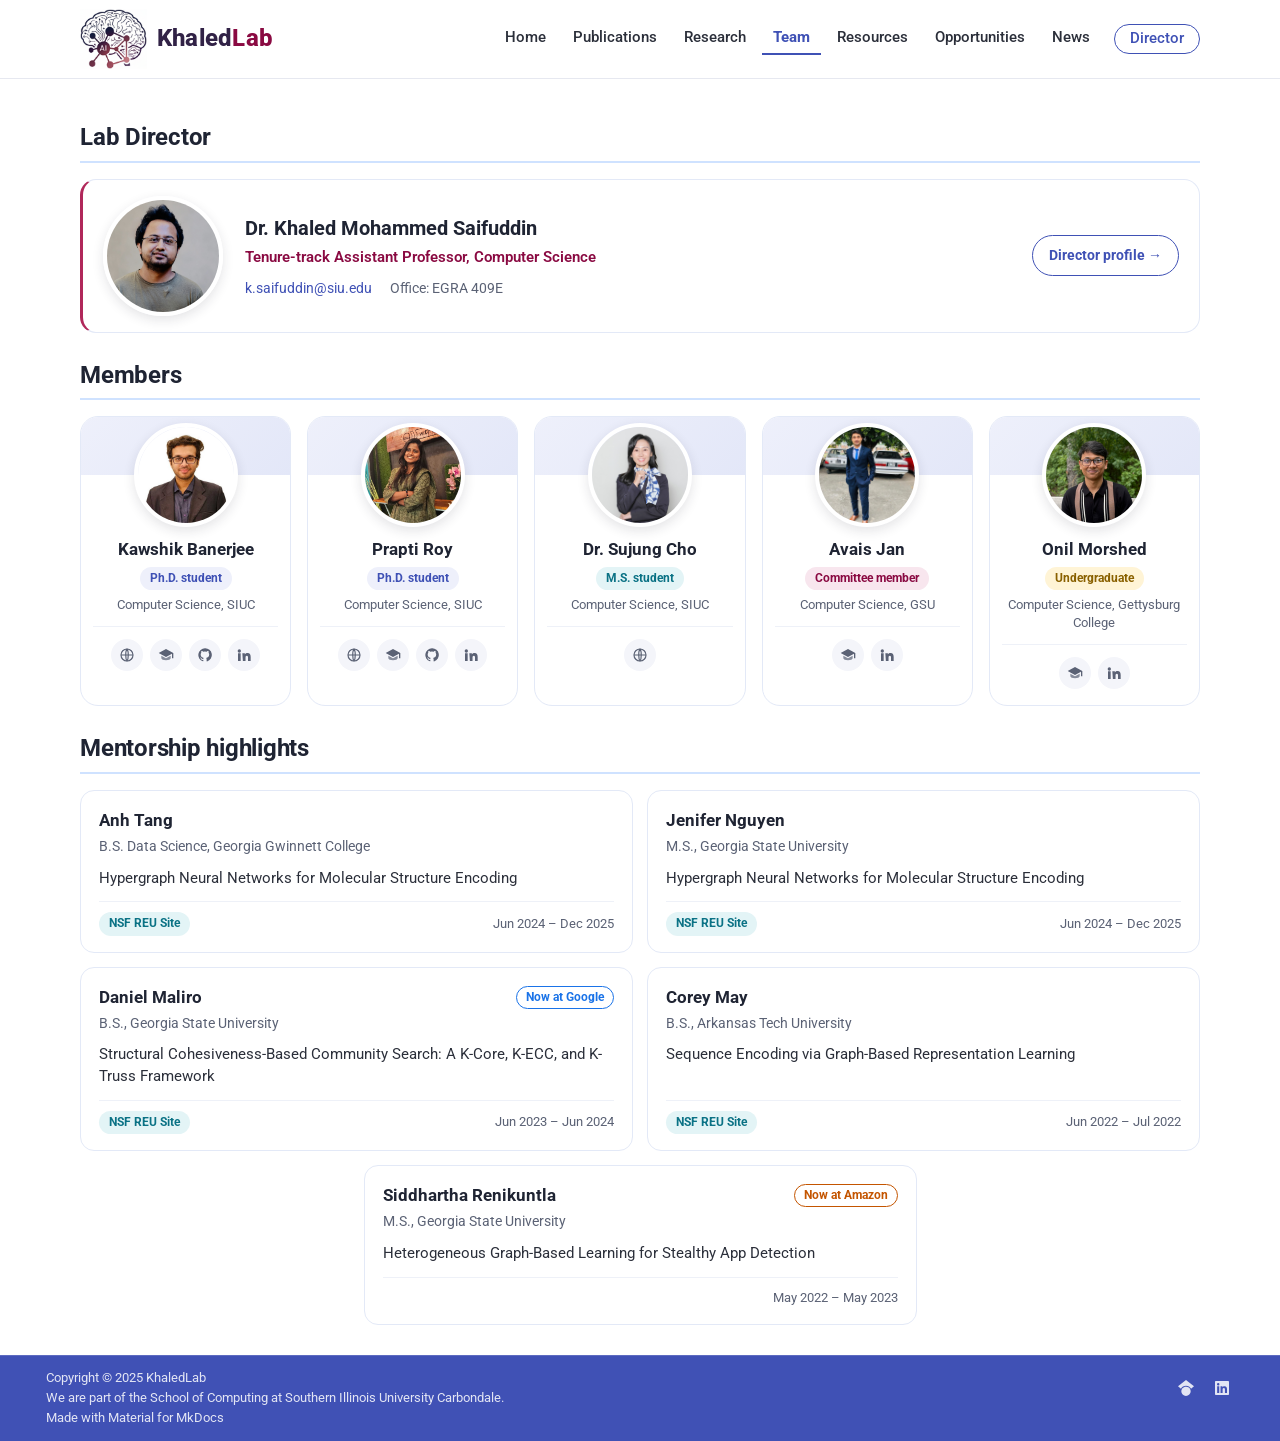
<file: team/index.html>
<!doctype html>
<html lang="en" class="no-js">
  <head>
    
      <meta charset="utf-8">
      <meta name="viewport" content="width=device-width,initial-scale=1">
      
        <meta name="description" content="Research in Graph Mining, Hypergraph Learning, and Network Medicine">
      
      
      
        <link rel="canonical" href="https://khaledlab.com/team/">
      
      
        <link rel="prev" href="../research/">
      
      
        <link rel="next" href="../resources/">
      
      
      <link rel="icon" href="../assets/favicon.png">
      <meta name="generator" content="mkdocs-1.6.1, mkdocs-material-9.6.19">
    
    
      
        <title>Team - KhaledLab</title>
      
    
    
      <link rel="stylesheet" href="../assets/stylesheets/main.7e37652d.min.css">
      
        
        <link rel="stylesheet" href="../assets/stylesheets/palette.06af60db.min.css">
      
      


    
    
      
    
    
      
        
        
        <link rel="preconnect" href="https://fonts.gstatic.com" crossorigin>
        <link rel="stylesheet" href="https://fonts.googleapis.com/css?family=Roboto:300,300i,400,400i,700,700i%7CRoboto+Mono:400,400i,700,700i&display=fallback">
        <style>:root{--md-text-font:"Roboto";--md-code-font:"Roboto Mono"}</style>
      
    
    
      <link rel="stylesheet" href="../assets/css/extra.css">
    
    <script>__md_scope=new URL("..",location),__md_hash=e=>[...e].reduce(((e,_)=>(e<<5)-e+_.charCodeAt(0)),0),__md_get=(e,_=localStorage,t=__md_scope)=>JSON.parse(_.getItem(t.pathname+"."+e)),__md_set=(e,_,t=localStorage,a=__md_scope)=>{try{t.setItem(a.pathname+"."+e,JSON.stringify(_))}catch(e){}}</script>
    
      

    
    
    
  </head>
  
  
    
    
      
    
    
    
    
    <body dir="ltr" data-md-color-scheme="default" data-md-color-primary="indigo" data-md-color-accent="deep-purple">
  
    
    <input class="md-toggle" data-md-toggle="drawer" type="checkbox" id="__drawer" autocomplete="off">
    <input class="md-toggle" data-md-toggle="search" type="checkbox" id="__search" autocomplete="off">
    <label class="md-overlay" for="__drawer"></label>
    <div data-md-component="skip">
      
    </div>
    <div data-md-component="announce">
      
    </div>
    
    
      

<header class="md-header" data-md-component="header">
  <nav class="md-header__inner md-grid" aria-label="Header">
    <a href=".." title="KhaledLab" class="md-header__button md-logo" aria-label="KhaledLab" data-md-component="logo">
      
  
  <svg xmlns="http://www.w3.org/2000/svg" viewBox="0 0 24 24"><path d="M12 8a3 3 0 0 0 3-3 3 3 0 0 0-3-3 3 3 0 0 0-3 3 3 3 0 0 0 3 3m0 3.54C9.64 9.35 6.5 8 3 8v11c3.5 0 6.64 1.35 9 3.54 2.36-2.19 5.5-3.54 9-3.54V8c-3.5 0-6.64 1.35-9 3.54"/></svg>

    </a>
    <label class="md-header__button md-icon" for="__drawer">
      
      <svg xmlns="http://www.w3.org/2000/svg" viewBox="0 0 24 24"><path d="M3 6h18v2H3zm0 5h18v2H3zm0 5h18v2H3z"/></svg>
    </label>
    <div class="md-header__title" data-md-component="header-title">
      <div class="md-header__ellipsis">
        <div class="md-header__topic">
          <span class="md-ellipsis">
            KhaledLab
          </span>
        </div>
        <div class="md-header__topic" data-md-component="header-topic">
          <span class="md-ellipsis">
            
              Team
            
          </span>
        </div>
      </div>
    </div>
    
      
        <form class="md-header__option" data-md-component="palette">
  
    
    
    
    <input class="md-option" data-md-color-media="" data-md-color-scheme="default" data-md-color-primary="indigo" data-md-color-accent="deep-purple"  aria-hidden="true"  type="radio" name="__palette" id="__palette_0">
    
  
    
    
    
    <input class="md-option" data-md-color-media="" data-md-color-scheme="slate" data-md-color-primary="indigo" data-md-color-accent="deep-purple"  aria-hidden="true"  type="radio" name="__palette" id="__palette_1">
    
  
</form>
      
    
    
      <script>var palette=__md_get("__palette");if(palette&&palette.color){if("(prefers-color-scheme)"===palette.color.media){var media=matchMedia("(prefers-color-scheme: light)"),input=document.querySelector(media.matches?"[data-md-color-media='(prefers-color-scheme: light)']":"[data-md-color-media='(prefers-color-scheme: dark)']");palette.color.media=input.getAttribute("data-md-color-media"),palette.color.scheme=input.getAttribute("data-md-color-scheme"),palette.color.primary=input.getAttribute("data-md-color-primary"),palette.color.accent=input.getAttribute("data-md-color-accent")}for(var[key,value]of Object.entries(palette.color))document.body.setAttribute("data-md-color-"+key,value)}</script>
    
    
    
      
      
        <label class="md-header__button md-icon" for="__search">
          
          <svg xmlns="http://www.w3.org/2000/svg" viewBox="0 0 24 24"><path d="M9.5 3A6.5 6.5 0 0 1 16 9.5c0 1.61-.59 3.09-1.56 4.23l.27.27h.79l5 5-1.5 1.5-5-5v-.79l-.27-.27A6.52 6.52 0 0 1 9.5 16 6.5 6.5 0 0 1 3 9.5 6.5 6.5 0 0 1 9.5 3m0 2C7 5 5 7 5 9.5S7 14 9.5 14 14 12 14 9.5 12 5 9.5 5"/></svg>
        </label>
        <div class="md-search" data-md-component="search" role="dialog">
  <label class="md-search__overlay" for="__search"></label>
  <div class="md-search__inner" role="search">
    <form class="md-search__form" name="search">
      <input type="text" class="md-search__input" name="query" aria-label="Search" placeholder="Search" autocapitalize="off" autocorrect="off" autocomplete="off" spellcheck="false" data-md-component="search-query" required>
      <label class="md-search__icon md-icon" for="__search">
        
        <svg xmlns="http://www.w3.org/2000/svg" viewBox="0 0 24 24"><path d="M9.5 3A6.5 6.5 0 0 1 16 9.5c0 1.61-.59 3.09-1.56 4.23l.27.27h.79l5 5-1.5 1.5-5-5v-.79l-.27-.27A6.52 6.52 0 0 1 9.5 16 6.5 6.5 0 0 1 3 9.5 6.5 6.5 0 0 1 9.5 3m0 2C7 5 5 7 5 9.5S7 14 9.5 14 14 12 14 9.5 12 5 9.5 5"/></svg>
        
        <svg xmlns="http://www.w3.org/2000/svg" viewBox="0 0 24 24"><path d="M20 11v2H8l5.5 5.5-1.42 1.42L4.16 12l7.92-7.92L13.5 5.5 8 11z"/></svg>
      </label>
      <nav class="md-search__options" aria-label="Search">
        
        <button type="reset" class="md-search__icon md-icon" title="Clear" aria-label="Clear" tabindex="-1">
          
          <svg xmlns="http://www.w3.org/2000/svg" viewBox="0 0 24 24"><path d="M19 6.41 17.59 5 12 10.59 6.41 5 5 6.41 10.59 12 5 17.59 6.41 19 12 13.41 17.59 19 19 17.59 13.41 12z"/></svg>
        </button>
      </nav>
      
        <div class="md-search__suggest" data-md-component="search-suggest"></div>
      
    </form>
    <div class="md-search__output">
      <div class="md-search__scrollwrap" tabindex="0" data-md-scrollfix>
        <div class="md-search-result" data-md-component="search-result">
          <div class="md-search-result__meta">
            Initializing search
          </div>
          <ol class="md-search-result__list" role="presentation"></ol>
        </div>
      </div>
    </div>
  </div>
</div>
      
    
    
  </nav>
  
</header>
    
    <div class="md-container" data-md-component="container">
      
      
        
          
            
<nav class="md-tabs" aria-label="Tabs" data-md-component="tabs">
  <div class="md-grid">
    <ul class="md-tabs__list">
      
        
  
  
  
  
    <li class="md-tabs__item">
      <a href=".." class="md-tabs__link">
        
  
  
    
  
  Home

      </a>
    </li>
  

      
        
  
  
  
  
    <li class="md-tabs__item">
      <a href="../publications/" class="md-tabs__link">
        
  
  
    
  
  Publications

      </a>
    </li>
  

      
        
  
  
  
  
    <li class="md-tabs__item">
      <a href="../research/" class="md-tabs__link">
        
  
  
    
  
  Research

      </a>
    </li>
  

      
        
  
  
  
    
  
  
    <li class="md-tabs__item md-tabs__item--active">
      <a href="./" class="md-tabs__link">
        
  
  
    
  
  Team

      </a>
    </li>
  

      
        
  
  
  
  
    <li class="md-tabs__item">
      <a href="../resources/" class="md-tabs__link">
        
  
  
    
  
  Resources

      </a>
    </li>
  

      
        
  
  
  
  
    <li class="md-tabs__item">
      <a href="../opportunities/" class="md-tabs__link">
        
  
  
    
  
  Opportunities

      </a>
    </li>
  

      
        
  
  
  
  
    <li class="md-tabs__item">
      <a href="../news/" class="md-tabs__link">
        
  
  
    
  
  News

      </a>
    </li>
  

      
        
  
  
  
  
    <li class="md-tabs__item">
      <a href="../director/" class="md-tabs__link">
        
  
  
    
  
  Director

      </a>
    </li>
  

      
    </ul>
  </div>
</nav>
          
        
      
      <main class="md-main" data-md-component="main">
        <div class="md-main__inner md-grid">
          
            
              
              <div class="md-sidebar md-sidebar--primary" data-md-component="sidebar" data-md-type="navigation" >
                <div class="md-sidebar__scrollwrap">
                  <div class="md-sidebar__inner">
                    


  


  

<nav class="md-nav md-nav--primary md-nav--lifted md-nav--integrated" aria-label="Navigation" data-md-level="0">
  <label class="md-nav__title" for="__drawer">
    <a href=".." title="KhaledLab" class="md-nav__button md-logo" aria-label="KhaledLab" data-md-component="logo">
      
  
  <svg xmlns="http://www.w3.org/2000/svg" viewBox="0 0 24 24"><path d="M12 8a3 3 0 0 0 3-3 3 3 0 0 0-3-3 3 3 0 0 0-3 3 3 3 0 0 0 3 3m0 3.54C9.64 9.35 6.5 8 3 8v11c3.5 0 6.64 1.35 9 3.54 2.36-2.19 5.5-3.54 9-3.54V8c-3.5 0-6.64 1.35-9 3.54"/></svg>

    </a>
    KhaledLab
  </label>
  
  <ul class="md-nav__list" data-md-scrollfix>
    
      
      
  
  
  
  
    <li class="md-nav__item">
      <a href=".." class="md-nav__link">
        
  
  
  <span class="md-ellipsis">
    Home
    
  </span>
  

      </a>
    </li>
  

    
      
      
  
  
  
  
    <li class="md-nav__item">
      <a href="../publications/" class="md-nav__link">
        
  
  
  <span class="md-ellipsis">
    Publications
    
  </span>
  

      </a>
    </li>
  

    
      
      
  
  
  
  
    <li class="md-nav__item">
      <a href="../research/" class="md-nav__link">
        
  
  
  <span class="md-ellipsis">
    Research
    
  </span>
  

      </a>
    </li>
  

    
      
      
  
  
    
  
  
  
    <li class="md-nav__item md-nav__item--active">
      
      <input class="md-nav__toggle md-toggle" type="checkbox" id="__toc">
      
      
      
      <a href="./" class="md-nav__link md-nav__link--active">
        
  
  
  <span class="md-ellipsis">
    Team
    
  </span>
  

      </a>
      
    </li>
  

    
      
      
  
  
  
  
    <li class="md-nav__item">
      <a href="../resources/" class="md-nav__link">
        
  
  
  <span class="md-ellipsis">
    Resources
    
  </span>
  

      </a>
    </li>
  

    
      
      
  
  
  
  
    <li class="md-nav__item">
      <a href="../opportunities/" class="md-nav__link">
        
  
  
  <span class="md-ellipsis">
    Opportunities
    
  </span>
  

      </a>
    </li>
  

    
      
      
  
  
  
  
    <li class="md-nav__item">
      <a href="../news/" class="md-nav__link">
        
  
  
  <span class="md-ellipsis">
    News
    
  </span>
  

      </a>
    </li>
  

    
      
      
  
  
  
  
    <li class="md-nav__item">
      <a href="../director/" class="md-nav__link">
        
  
  
  <span class="md-ellipsis">
    Director
    
  </span>
  

      </a>
    </li>
  

    
  </ul>
</nav>
                  </div>
                </div>
              </div>
            
            
          
          
            <div class="md-content" data-md-component="content">
              <article class="md-content__inner md-typeset">
                
                  



  <h1>Team</h1>

<div class="kl-team">

<div class="tm-head"><h2 class="tm-h">Lab Director</h2></div>

<div class="tm-dir">
  <img class="tm-dir-ph" src="../assets/people/khaled.png" alt="Dr. Khaled Mohammed Saifuddin">
  <div class="tm-dir-info">
    <div class="tm-dir-name">Dr. Khaled Mohammed Saifuddin</div>
    <div class="tm-dir-title">Tenure-track Assistant Professor, Computer Science</div>
    <div class="tm-dir-meta">
      <a href="mailto:k.saifuddin@siu.edu">k.saifuddin@siu.edu</a>
      <span>Office: EGRA 409E</span>
    </div>
  </div>
  <a class="tm-dir-btn" href="../director/">Director profile →</a>
</div>

<div class="tm-head"><h2 class="tm-h">Members</h2></div>

<div class="tm-grid">

  <div class="tm-card r-phd">
    <div class="tm-band"></div>
    <img class="tm-ph" src="../assets/people/kawshik.jpeg" alt="Kawshik Banerjee">
    <div class="tm-name">Kawshik Banerjee</div>
    <div class="tm-role">Ph.D. student</div>
    <div class="tm-dept">Computer Science, SIUC</div>
    <div class="tm-links">
      <a href="https://kawshikbanerjee.github.io/" target="_blank" rel="noopener" title="Website" aria-label="Website"><svg viewBox="0 0 24 24" aria-hidden="true"><circle cx="12" cy="12" r="9" fill="none" stroke="currentColor" stroke-width="1.8"/><path d="M3 12h18M12 3c2.5 3 2.5 15 0 18M12 3c-2.5 3-2.5 15 0 18" fill="none" stroke="currentColor" stroke-width="1.8"/></svg></a>
      <a href="https://scholar.google.com/citations?user=n4zpq6YAAAAJ" target="_blank" rel="noopener" title="Google Scholar" aria-label="Google Scholar"><svg viewBox="0 0 24 24" aria-hidden="true"><path d="M12 3 1 9l11 6 9-4.9V17h2V9z" fill="currentColor"/><path d="M5 13.2V17c0 1.7 3.1 3 7 3s7-1.3 7-3v-3.8l-7 3.8z" fill="currentColor" opacity=".7"/></svg></a>
      <a href="https://github.com/KawshikBanerjee" target="_blank" rel="noopener" title="GitHub" aria-label="GitHub"><svg viewBox="0 0 24 24" aria-hidden="true"><path fill="currentColor" d="M12 2a10 10 0 0 0-3.2 19.5c.5.1.7-.2.7-.5v-1.7c-2.8.6-3.4-1.3-3.4-1.3-.4-1.2-1.1-1.5-1.1-1.5-.9-.6.1-.6.1-.6 1 .1 1.5 1 1.5 1 .9 1.5 2.4 1.1 2.9.8.1-.7.4-1.1.6-1.3-2.2-.3-4.6-1.1-4.6-5 0-1.1.4-2 1-2.7-.1-.3-.4-1.3.1-2.7 0 0 .8-.3 2.8 1a9.6 9.6 0 0 1 5 0c1.9-1.3 2.8-1 2.8-1 .5 1.4.2 2.4.1 2.7.6.7 1 1.6 1 2.7 0 3.9-2.4 4.7-4.6 5 .4.3.7.9.7 1.9v2.8c0 .3.2.6.7.5A10 10 0 0 0 12 2z"/></svg></a>
      <a href="https://www.linkedin.com/in/kawshikbanerjee2024/" target="_blank" rel="noopener" title="LinkedIn" aria-label="LinkedIn"><svg viewBox="0 0 24 24" aria-hidden="true"><path fill="currentColor" d="M4.98 3.5a2.5 2.5 0 1 1 0 5 2.5 2.5 0 0 1 0-5zM3 9.5h4V21H3zM9.5 9.5h3.8v1.6h.1c.5-1 1.8-2 3.8-2 4 0 4.8 2.6 4.8 6V21h-4v-5.1c0-1.2 0-2.8-1.7-2.8s-2 1.3-2 2.7V21h-4z"/></svg></a>
    </div>
  </div>

  <div class="tm-card r-phd">
    <div class="tm-band"></div>
    <img class="tm-ph" src="../assets/people/prapti.jpg" alt="Prapti Roy">
    <div class="tm-name">Prapti Roy</div>
    <div class="tm-role">Ph.D. student</div>
    <div class="tm-dept">Computer Science, SIUC</div>
    <div class="tm-links">
      <a href="https://praptiroy.netlify.app/" target="_blank" rel="noopener" title="Website" aria-label="Website"><svg viewBox="0 0 24 24" aria-hidden="true"><circle cx="12" cy="12" r="9" fill="none" stroke="currentColor" stroke-width="1.8"/><path d="M3 12h18M12 3c2.5 3 2.5 15 0 18M12 3c-2.5 3-2.5 15 0 18" fill="none" stroke="currentColor" stroke-width="1.8"/></svg></a>
      <a href="https://scholar.google.com/citations?user=hS5RGtIAAAAJ&amp;hl=en" target="_blank" rel="noopener" title="Google Scholar" aria-label="Google Scholar"><svg viewBox="0 0 24 24" aria-hidden="true"><path d="M12 3 1 9l11 6 9-4.9V17h2V9z" fill="currentColor"/><path d="M5 13.2V17c0 1.7 3.1 3 7 3s7-1.3 7-3v-3.8l-7 3.8z" fill="currentColor" opacity=".7"/></svg></a>
      <a href="https://github.com/Roy025" target="_blank" rel="noopener" title="GitHub" aria-label="GitHub"><svg viewBox="0 0 24 24" aria-hidden="true"><path fill="currentColor" d="M12 2a10 10 0 0 0-3.2 19.5c.5.1.7-.2.7-.5v-1.7c-2.8.6-3.4-1.3-3.4-1.3-.4-1.2-1.1-1.5-1.1-1.5-.9-.6.1-.6.1-.6 1 .1 1.5 1 1.5 1 .9 1.5 2.4 1.1 2.9.8.1-.7.4-1.1.6-1.3-2.2-.3-4.6-1.1-4.6-5 0-1.1.4-2 1-2.7-.1-.3-.4-1.3.1-2.7 0 0 .8-.3 2.8 1a9.6 9.6 0 0 1 5 0c1.9-1.3 2.8-1 2.8-1 .5 1.4.2 2.4.1 2.7.6.7 1 1.6 1 2.7 0 3.9-2.4 4.7-4.6 5 .4.3.7.9.7 1.9v2.8c0 .3.2.6.7.5A10 10 0 0 0 12 2z"/></svg></a>
      <a href="https://www.linkedin.com/in/praptiroy025/" target="_blank" rel="noopener" title="LinkedIn" aria-label="LinkedIn"><svg viewBox="0 0 24 24" aria-hidden="true"><path fill="currentColor" d="M4.98 3.5a2.5 2.5 0 1 1 0 5 2.5 2.5 0 0 1 0-5zM3 9.5h4V21H3zM9.5 9.5h3.8v1.6h.1c.5-1 1.8-2 3.8-2 4 0 4.8 2.6 4.8 6V21h-4v-5.1c0-1.2 0-2.8-1.7-2.8s-2 1.3-2 2.7V21h-4z"/></svg></a>
    </div>
  </div>

  <div class="tm-card r-ms">
    <div class="tm-band"></div>
    <img class="tm-ph" src="../assets/people/cho.jpeg" alt="Dr. Sujung Cho">
    <div class="tm-name">Dr. Sujung Cho</div>
    <div class="tm-role">M.S. student</div>
    <div class="tm-dept">Computer Science, SIUC</div>
    <div class="tm-links">
      <a href="https://faculty.siu.edu/profiles/a-c/cho-sujung.php" target="_blank" rel="noopener" title="Faculty profile" aria-label="Faculty profile"><svg viewBox="0 0 24 24" aria-hidden="true"><circle cx="12" cy="12" r="9" fill="none" stroke="currentColor" stroke-width="1.8"/><path d="M3 12h18M12 3c2.5 3 2.5 15 0 18M12 3c-2.5 3-2.5 15 0 18" fill="none" stroke="currentColor" stroke-width="1.8"/></svg></a>
    </div>
  </div>

  <div class="tm-card r-col">
    <div class="tm-band"></div>
    <img class="tm-ph" src="../assets/people/Avais%20Jan.jpg" alt="Avais Jan">
    <div class="tm-name">Avais Jan</div>
    <div class="tm-role">Committee member</div>
    <div class="tm-dept">Computer Science, GSU</div>
    <div class="tm-links">
      <a href="https://scholar.google.com/citations?hl=en&amp;user=ifG3qb0AAAAJ&amp;view_op=list_works&amp;sortby=pubdate" target="_blank" rel="noopener" title="Google Scholar" aria-label="Google Scholar"><svg viewBox="0 0 24 24" aria-hidden="true"><path d="M12 3 1 9l11 6 9-4.9V17h2V9z" fill="currentColor"/><path d="M5 13.2V17c0 1.7 3.1 3 7 3s7-1.3 7-3v-3.8l-7 3.8z" fill="currentColor" opacity=".7"/></svg></a>
      <a href="https://www.linkedin.com/in/avaisjan/" target="_blank" rel="noopener" title="LinkedIn" aria-label="LinkedIn"><svg viewBox="0 0 24 24" aria-hidden="true"><path fill="currentColor" d="M4.98 3.5a2.5 2.5 0 1 1 0 5 2.5 2.5 0 0 1 0-5zM3 9.5h4V21H3zM9.5 9.5h3.8v1.6h.1c.5-1 1.8-2 3.8-2 4 0 4.8 2.6 4.8 6V21h-4v-5.1c0-1.2 0-2.8-1.7-2.8s-2 1.3-2 2.7V21h-4z"/></svg></a>
    </div>
  </div>

  <div class="tm-card r-ug">
    <div class="tm-band"></div>
    <img class="tm-ph" src="../assets/people/onil.jpg" alt="Onil Morshed">
    <div class="tm-name">Onil Morshed</div>
    <div class="tm-role">Undergraduate</div>
    <div class="tm-dept">Computer Science, Gettysburg College</div>
    <div class="tm-links">
      <a href="https://scholar.google.com/citations?user=Segv4qoAAAAJ&amp;hl=en" target="_blank" rel="noopener" title="Google Scholar" aria-label="Google Scholar"><svg viewBox="0 0 24 24" aria-hidden="true"><path d="M12 3 1 9l11 6 9-4.9V17h2V9z" fill="currentColor"/><path d="M5 13.2V17c0 1.7 3.1 3 7 3s7-1.3 7-3v-3.8l-7 3.8z" fill="currentColor" opacity=".7"/></svg></a>
      <a href="https://www.linkedin.com/in/morson1/" target="_blank" rel="noopener" title="LinkedIn" aria-label="LinkedIn"><svg viewBox="0 0 24 24" aria-hidden="true"><path fill="currentColor" d="M4.98 3.5a2.5 2.5 0 1 1 0 5 2.5 2.5 0 0 1 0-5zM3 9.5h4V21H3zM9.5 9.5h3.8v1.6h.1c.5-1 1.8-2 3.8-2 4 0 4.8 2.6 4.8 6V21h-4v-5.1c0-1.2 0-2.8-1.7-2.8s-2 1.3-2 2.7V21h-4z"/></svg></a>
    </div>
  </div>

</div>

<div class="tm-head"><h2 class="tm-h">Mentorship highlights</h2></div>

<div class="mg-grid">
  <div class="mg-card">
    <div class="mg-top"><div class="mg-name">Anh Tang</div></div>
    <div class="mg-inst">B.S. Data Science, Georgia Gwinnett College</div>
    <div class="mg-proj">Hypergraph Neural Networks for Molecular Structure Encoding</div>
    <div class="mg-foot"><span class="mg-prog">NSF REU Site</span><span class="mg-dur">Jun 2024 – Dec 2025</span></div>
  </div>
  <div class="mg-card">
    <div class="mg-top"><div class="mg-name">Jenifer Nguyen</div></div>
    <div class="mg-inst">M.S., Georgia State University</div>
    <div class="mg-proj">Hypergraph Neural Networks for Molecular Structure Encoding</div>
    <div class="mg-foot"><span class="mg-prog">NSF REU Site</span><span class="mg-dur">Jun 2024 – Dec 2025</span></div>
  </div>
  <div class="mg-card">
    <div class="mg-top"><div class="mg-name">Daniel Maliro</div> <span class="mg-now" style="--oc:#1a73e8">Now at Google</span></div>
    <div class="mg-inst">B.S., Georgia State University</div>
    <div class="mg-proj">Structural Cohesiveness-Based Community Search: A K-Core, K-ECC, and K-Truss Framework</div>
    <div class="mg-foot"><span class="mg-prog">NSF REU Site</span><span class="mg-dur">Jun 2023 – Jun 2024</span></div>
  </div>
  <div class="mg-card">
    <div class="mg-top"><div class="mg-name">Corey May</div></div>
    <div class="mg-inst">B.S., Arkansas Tech University</div>
    <div class="mg-proj">Sequence Encoding via Graph-Based Representation Learning</div>
    <div class="mg-foot"><span class="mg-prog">NSF REU Site</span><span class="mg-dur">Jun 2022 – Jul 2022</span></div>
  </div>
  <div class="mg-card">
    <div class="mg-top"><div class="mg-name">Siddhartha Renikuntla</div> <span class="mg-now" style="--oc:#c45500">Now at Amazon</span></div>
    <div class="mg-inst">M.S., Georgia State University</div>
    <div class="mg-proj">Heterogeneous Graph-Based Learning for Stealthy App Detection</div>
    <div class="mg-foot"><span class="mg-dur">May 2022 – May 2023</span></div>
  </div>
</div>

</div>

<style>
.kl-team { --b:#3f51b5; --line:#e3e9f7; --ink:#1f2433; --mut:#5b6275; }
.kl-team .tm-head { margin: 26px 0 16px; padding-bottom: 6px; border-bottom: 2px solid #cfe2ff; }
.kl-team .tm-h { font-size: 24px !important; font-weight: 700 !important; color: var(--ink) !important; margin: 0 !important; padding: 0; border: none; }
.kl-team .tm-grid { display: grid; grid-template-columns: repeat(5, minmax(0, 1fr)); gap: 16px; }
.kl-team .tm-card {
  position: relative; overflow: hidden;
  background: #fff; border: 1px solid var(--line); border-radius: 18px;
  padding: 0 12px 16px; text-align: center;
  transition: transform .2s ease, box-shadow .2s ease;
}
.kl-team .tm-card:hover { transform: translateY(-3px); box-shadow: 0 12px 28px rgba(49,34,70,.10); }
.kl-team .tm-band { height: 58px; margin: 0 -12px; background: linear-gradient(135deg, #eef0fb, #e3e7f8); }
.kl-team .r-phd { --rc:#3f51b5; --rbg:#eef0fb; }
.kl-team .r-ms  { --rc:#0b7285; --rbg:#e3f4f6; }
.kl-team .r-ug  { --rc:#8a6100; --rbg:#fff4d6; }
.kl-team .r-col { --rc:#8a0a42; --rbg:#f8e6ee; }.kl-team .tm-ph {
  display: block; width: 104px; height: 104px; border-radius: 50%; object-fit: cover;
  margin: -52px auto 12px; position: relative; background: #eef0f6;
  border: 4px solid #fff; box-shadow: 0 4px 12px rgba(31,36,51,.12);
}
.kl-team .tm-name { font-size: 16.5px; font-weight: 700; color: var(--ink); line-height: 1.3; }
.kl-team .tm-role { display: inline-block; margin-top: 6px; font-size: 12px; font-weight: 700; color: var(--rc); background: var(--rbg); padding: 2px 10px; border-radius: 999px; }
.kl-team .tm-dept { font-size: 13px; color: var(--mut); margin-top: 6px; line-height: 1.4; }
.kl-team .tm-links { display: flex; justify-content: center; gap: 7px; margin-top: 12px; padding-top: 12px; border-top: 1px solid #eef1f8; }
.kl-team .tm-links a {
  width: 32px; height: 32px; border-radius: 50%; color: #5b6275; background: #f4f5fa;
  display: flex; align-items: center; justify-content: center; text-decoration: none; transition: background .2s, color .2s;
}
.kl-team .tm-links a svg { width: 16px; height: 16px; }
.kl-team .tm-links a:hover { background: var(--rc); color: #fff; }
@media (max-width: 1000px) { .kl-team .tm-grid { grid-template-columns: repeat(3, minmax(0, 1fr)); } }
@media (max-width: 700px) {
  .kl-team .tm-grid { grid-template-columns: repeat(2, minmax(0, 1fr)); gap: 12px; }
  .kl-team .tm-ph { width: 84px; height: 84px; margin-top: -42px; }
  .kl-team .tm-band { height: 48px; }
  .kl-team .tm-card { padding: 0 8px 14px; }
  .kl-team .tm-name { font-size: 15px; }
  .kl-team .tm-links { gap: 5px; }
  .kl-team .tm-links a { width: 30px; height: 30px; }
  .kl-team .tm-card:last-child:nth-child(odd) { grid-column: 1 / -1; justify-self: center; width: calc(50% - 6px); }
}

/* ---------- Lab Director ---------- */
.kl-team .tm-dir {
  display: flex; align-items: center; gap: 22px; flex-wrap: wrap;
  background: #fff; border: 1px solid var(--line); border-left: 3px solid #b0285a;
  border-radius: 16px; padding: 16px 20px;
}
.kl-team .tm-dir-ph { width: 120px; height: 120px; border-radius: 50%; object-fit: cover; border: 4px solid #fff; box-shadow: 0 4px 12px rgba(31,36,51,.12); }
.kl-team .tm-dir-info { flex: 1; min-width: 220px; }
.kl-team .tm-dir-name { font-size: 20px; font-weight: 700; color: var(--ink); }
.kl-team .tm-dir-title { font-size: 14.5px; font-weight: 600; color: #8a0a42; margin-top: 2px; }
.kl-team .tm-dir-meta { display: flex; flex-wrap: wrap; gap: 6px 18px; margin-top: 8px; font-size: 14px; color: var(--mut); }
.kl-team .tm-dir-meta a { color: var(--b); text-decoration: none; }
.kl-team .tm-dir-meta a:hover { text-decoration: underline; }
.kl-team .tm-dir-btn { border: 1.5px solid var(--b); color: var(--b) !important; font-weight: 700; font-size: 14px; padding: 8px 16px; border-radius: 999px; text-decoration: none; }
.kl-team .tm-dir-btn:hover { background: #eef0fb; }

/* ---------- Mentorship highlights ---------- */
.kl-team .mg-grid { display: grid; grid-template-columns: repeat(2, minmax(0, 1fr)); gap: 14px; }
.kl-team .mg-card {
  display: flex; flex-direction: column;
  background: #fff; border: 1px solid var(--line); border-radius: 14px; padding: 16px 18px;
  transition: box-shadow .2s ease;
}
.kl-team .mg-card:hover { box-shadow: 0 6px 18px rgba(49,34,70,.08); }
.kl-team .mg-top { display: flex; align-items: center; justify-content: space-between; gap: 10px; flex-wrap: wrap; }
.kl-team .mg-name { font-size: 17px; font-weight: 700; color: var(--ink); }
.kl-team .mg-now { font-size: 12px; font-weight: 700; color: var(--oc); border: 1px solid var(--oc); border-radius: 999px; padding: 1px 9px; }
.kl-team .mg-inst { font-size: 13.5px; color: var(--mut); margin-top: 2px; }
.kl-team .mg-proj { font-size: 14.5px; line-height: 1.5; color: #2b2f3a; margin: 10px 0 12px; flex: 1; }
.kl-team .mg-foot { display: flex; align-items: center; justify-content: space-between; gap: 10px; flex-wrap: wrap; padding-top: 10px; border-top: 1px solid #eef1f8; }
.kl-team .mg-prog { font-size: 12px; font-weight: 700; color: #0b7285; background: #e3f4f6; border-radius: 999px; padding: 2px 10px; }
.kl-team .mg-dur { font-size: 12.5px; color: var(--mut); margin-left: auto; }
.kl-team .mg-card:last-child:nth-child(odd) { grid-column: 1 / -1; justify-self: center; width: calc(50% - 7px); }
@media (max-width: 700px) {
  .kl-team .mg-grid { grid-template-columns: 1fr; }
  .kl-team .mg-card:last-child:nth-child(odd) { width: 100%; }
  .kl-team .tm-dir { justify-content: center; text-align: center; }
  .kl-team .tm-dir-meta { justify-content: center; }
  .kl-team .tm-dir-btn { width: 100%; text-align: center; }
}
</style>












                
              </article>
            </div>
          
          
  <script>var tabs=__md_get("__tabs");if(Array.isArray(tabs))e:for(var set of document.querySelectorAll(".tabbed-set")){var labels=set.querySelector(".tabbed-labels");for(var tab of tabs)for(var label of labels.getElementsByTagName("label"))if(label.innerText.trim()===tab){var input=document.getElementById(label.htmlFor);input.checked=!0;continue e}}</script>

<script>var target=document.getElementById(location.hash.slice(1));target&&target.name&&(target.checked=target.name.startsWith("__tabbed_"))</script>
        </div>
        
      </main>
      
        <footer class="md-footer">
  
  <div class="md-footer-meta md-typeset">
    <div class="md-footer-meta__inner md-grid">
      <div class="md-copyright">
  
    <div class="md-copyright__highlight">
      Copyright &copy; 2025 KhaledLab <br> We are part of the School of Computing at Southern Illinois University Carbondale. 
    </div>
  
  
    Made with
    <a href="https://squidfunk.github.io/mkdocs-material/" target="_blank" rel="noopener">
      Material for MkDocs
    </a>
  
</div>
      
        
<div class="md-social">
  
    
    
    
    
    <a href="https://scholar.google.com/citations?user=_jR1BrsAAAAJ&hl=en" target="_blank" rel="noopener" title="Google Scholar" class="md-social__link">
      <svg xmlns="http://www.w3.org/2000/svg" viewBox="0 0 512 512"><!--! Font Awesome Free 7.0.0 by @fontawesome - https://fontawesome.com License - https://fontawesome.com/license/free (Icons: CC BY 4.0, Fonts: SIL OFL 1.1, Code: MIT License) Copyright 2025 Fonticons, Inc.--><path fill="currentColor" d="M390.9 298.5s0 .1.1.1c9.2 19.4 14.4 41.1 14.4 64C405.3 445.1 338.5 512 256 512s-149.3-66.9-149.3-149.3c0-22.9 5.2-44.6 14.4-64 1.7-3.6 3.6-7.2 5.6-10.7q6.6-11.4 15-21.3c27.4-32.6 68.5-53.3 114.4-53.3 33.6 0 64.6 11.1 89.6 29.9 9.1 6.9 17.4 14.7 24.8 23.5 5.6 6.6 10.6 13.8 15 21.3 2 3.4 3.8 7 5.5 10.5zm26.4-18.8c-30.1-58.4-91-98.4-161.3-98.4s-131.2 40-161.3 98.4L0 202.7 256 0l256 202.7-94.7 77.1z"/></svg>
    </a>
  
    
    
    
    
    <a href="https://www.linkedin.com/in/kms026/" target="_blank" rel="noopener" title="LinkedIn" class="md-social__link">
      <svg xmlns="http://www.w3.org/2000/svg" viewBox="0 0 448 512"><!--! Font Awesome Free 7.0.0 by @fontawesome - https://fontawesome.com License - https://fontawesome.com/license/free (Icons: CC BY 4.0, Fonts: SIL OFL 1.1, Code: MIT License) Copyright 2025 Fonticons, Inc.--><path fill="currentColor" d="M416 32H31.9C14.3 32 0 46.5 0 64.3v383.4C0 465.5 14.3 480 31.9 480H416c17.6 0 32-14.5 32-32.3V64.3c0-17.8-14.4-32.3-32-32.3M135.4 416H69V202.2h66.5V416zM102.2 96a38.5 38.5 0 1 1 0 77 38.5 38.5 0 1 1 0-77m282.1 320h-66.4V312c0-24.8-.5-56.7-34.5-56.7-34.6 0-39.9 27-39.9 54.9V416h-66.4V202.2h63.7v29.2h.9c8.9-16.8 30.6-34.5 62.9-34.5 67.2 0 79.7 44.3 79.7 101.9z"/></svg>
    </a>
  
</div>
      
    </div>
  </div>
</footer>
      
    </div>
    <div class="md-dialog" data-md-component="dialog">
      <div class="md-dialog__inner md-typeset"></div>
    </div>
    
    
    
      
      <script id="__config" type="application/json">{"base": "..", "features": ["navigation.tabs", "content.code.copy", "content.tabs.link", "search.highlight", "search.suggest", "toc.integrate"], "search": "../assets/javascripts/workers/search.973d3a69.min.js", "tags": null, "translations": {"clipboard.copied": "Copied to clipboard", "clipboard.copy": "Copy to clipboard", "search.result.more.one": "1 more on this page", "search.result.more.other": "# more on this page", "search.result.none": "No matching documents", "search.result.one": "1 matching document", "search.result.other": "# matching documents", "search.result.placeholder": "Type to start searching", "search.result.term.missing": "Missing", "select.version": "Select version"}, "version": null}</script>
    
    
      <script src="../assets/javascripts/bundle.92b07e13.min.js"></script>
      
        <script src="../assets/js/menu.js"></script>
      
    
  </body>
</html>
</file>
<file: assets/css/extra.css>
/* Enhanced styles for interactive lab website */
/* Reset margins and padding for all elements */
/* ============================================
   LOGO AS FIRST TAB IN NAVIGATION
   ============================================ */

/* Force hide hamburger menu and search icons */
.md-header__button[for="__drawer"],
.md-header__button[for="__search"],
.md-header__button.md-header__button--menu,
.md-header__button.md-header__button--search {
  display: none !important;
  visibility: hidden !important;
  width: 0 !important;
  height: 0 !important;
  overflow: hidden !important;
}
/* =====================================================
   NAVIGATION FIX FOR BOTH MOBILE + DESKTOP
   ===================================================== */

/* Hide hamburger (menu) and search icons */
.md-header__button[for="__drawer"],
.md-header__button[for="__search"] {
  display: none !important;
  visibility: hidden !important;
  pointer-events: none !important;
}

/* Force tabs to always display, even on mobile */
.md-tabs {
  display: flex !important;
  overflow-x: auto !important;
  background: var(--md-primary-fg-color);
}


/* Tab items */
.md-tabs__item {
  flex: 0 0 auto !important;
  display: flex !important;
  align-items: center;
}

/* Tab links */
.md-tabs__link {
  font-size: 0.9rem !important;
  font-weight: 500 !important;
  padding: 0.3rem 0.6rem !important;
  color: white !important;
  text-decoration: none !important;
}

.md-tabs__link:hover {
  opacity: 0.85 !important;
}

/* Add logo before first tab */
.md-tabs__list::before {
  content: '';
  display: inline-block;
  width: 32px;
  height: 32px;
  background-image: url('../favicon.png');
  background-size: cover;
  background-position: center;
  background-repeat: no-repeat;
  border-radius: 50%;
  margin-right: 0.7rem;
  border: 2px solid rgba(255,255,255,0.3);
  box-shadow: 0 2px 6px rgba(0,0,0,0.2);
}




/* Hide hamburger menu button entirely */
.md-header__button.md-header__button--menu {
  display: none !important;
}

/* Keep the title aligned with tabs */
.md-header__title {
  display: flex !important;
  align-items: center;
}


/* Make tabs scrollable horizontally if screen is too narrow */

/* Keep the tabs visible but customize them */
.md-tabs {
  background: var(--md-primary-fg-color);
}

/* Hide the default header logo since we'll show it in tabs */
.md-header__button.md-logo {
  display: none !important;
}

/* Hide the site title */
.md-header__title {
  display: none !important;
}

/* Style the tabs container */
.md-tabs__list {
  display: flex;
  align-items: center;
  padding-left: 2rem;
}
.md-banner a {
  white-space: nowrap;
}

/* Mobile: 1 column layout */
/* Mobile view */



.md-tabs__list::before:hover {
  transform: scale(1.1);
  box-shadow: 0 4px 12px rgba(0,0,0,0.3);
}


.md-tabs__item:first-child .md-tabs__link:hover::before {
  transform: scale(1.1);
  border-color: rgba(255,255,255,0.5);
}


/* Adjust other tabs styling */
.md-tabs__link {
  font-size: 0.95rem;
  font-weight: 500;
  padding: 0.8rem 1.2rem;
}

/* Make sure tabs are aligned properly */
.md-tabs__item {
  display: flex;
  align-items: center;
}

/* Mobile responsive */
@media screen and (max-width: 768px) {
  .md-tabs__list::before,
  .md-tabs__item:first-child .md-tabs__link::before {
    width: 32px;
    height: 32px;
    margin-right: 1rem;
  }
}
* {
  margin: 0;
  padding: 0;
  box-sizing: border-box;
}
/* Add this to your extra.css file */

/* Logo container */
.md-header__button.md-logo {
  margin-right: 2rem;  /* Space between logo and nav */
}

/* Create inline navigation */
.md-header__title {
  display: flex !important;
  align-items: center;
  flex-grow: 1;
}

/* Custom inline navigation - add this after the logo in header */
.md-header-nav__inline {
  display: flex;
  align-items: center;
  gap: 2rem;
  margin-left: 2rem;
  flex-grow: 1;
}

.md-header-nav__inline a {
  color: white;
  text-decoration: none;
  font-size: 0.9rem;
  font-weight: 500;
  padding: 0.5rem 0;
  position: relative;
  transition: opacity 0.3s ease;
}

.md-header-nav__inline a:hover {
  opacity: 0.8;
}

/* Active page indicator */
.md-header-nav__inline a.active {
  border-bottom: 2px solid white;
}

/* Alternative approach using flexbox for the entire header */
.md-header {
  background: var(--md-primary-fg-color);
}

.md-header-nav {
  display: flex;
  align-items: center;
  width: 100%;
  max-width: 1200px;
  margin: 0 auto;
  padding: 0 1rem;
}

/* Inject navigation using CSS pseudo-elements (temporary solution) */
.md-header__title:after {
  content: '';
  display: flex;
  align-items: center;
  gap: 2rem;
  margin-left: 3rem;
}


/* Mobile responsive */
@media screen and (max-width: 768px) {
  .md-header-nav__inline {
    display: none;  /* Hide on mobile, use hamburger menu instead */
  }
  
  .md-header__button.md-logo {
    margin-right: 1rem;
  }
}
.md-header__title {
  display: none !important;
}
.md-search {
  display: none !important;
}
/* Enlarge logo in the header */
.md-header__button.md-logo img {
  height: 70px !important;   /* try 40–80px depending on your logo */
  width: 80px;    /* keep aspect ratio */
object-fit: cover;         /* crop nicely */
  border-radius: 50%;  
border: 2px solid white;
  box-shadow: 0 2px 6px rgba(0,0,0,0.2);
}
.cards-container {
  display: grid;
  grid-template-columns: repeat(4, 1fr);
  gap: 20px;
  margin-top: 20px;
}

/* Card style */
.card {
  background: #f0f8ff;
  border-radius: 12px;
  box-shadow: 0 4px 8px rgba(0,0,0,0.1);
  padding: 20px;
  text-align: center;
  transition: transform 0.2s;
}

.card:hover {
  transform: translateY(-5px);
}

.card h3 {
  margin: 15px 0 10px;
  font-size: 1.2em;
}

.card p {
  font-size: 0.95em;
  color: #333;
  line-height: 1.4;
}

/* Tablet: switch to 2 columns */
@media (max-width: 992px) {
  .cards-container {
    grid-template-columns: repeat(2, 1fr);
  }
}

/* Mobile: 1 column */

/* Custom color scheme adjustments */
:root {
  --md-primary-fg-color: #3f51b5;
  --md-primary-fg-color--light: #757de8;
  --md-primary-fg-color--dark: #002984;
  --md-accent-fg-color: #673ab7;
  --lab-gradient: linear-gradient(135deg, #667eea 0%, #764ba2 100%);
  --lab-card-shadow: 0 4px 6px rgba(0, 0, 0, 0.1);
  --lab-hover-shadow: 0 8px 25px rgba(0, 0, 0, 0.15);
}
.inline-logo {
  height: 75px;        /* adjust size */
  width: 80px;
  vertical-align: middle; /* aligns with text baseline */
  margin-bottom: 0 !important; 
}s
/* Intro section */
.lab-intro {
  max-width: 1200px;
  margin: 0 auto;
  padding: 0;
}

.lab-intro h1 {
  font-size: 1.2rem;
  font-weight: 700;
  color: var(--md-primary-fg-color);
  margin: 0 !important;              /* Force no margin */
  margin-bottom: 0 !important;       /* No gap below h1 */
  padding: 0;
}

.intro-box {
  background: #fff;
  border: 1px solid #e0e0e0;
  border-radius: 10px;
  padding: 0.6rem 1rem;
  margin: 0 !important;              /* Force no margin */
  margin-top: 0 !important;          /* Glued to h1 above */
  margin-bottom: 0 !important;       /* Glued to h2 below */
  box-shadow: 0 3px 6px rgba(0,0,0,0.05);
  font-size: 0.9rem;
  line-height: 1.5;
}

.lab-intro p {
  font-size: 0.7rem;
  margin: 0;
  line-height: 1.6;
}

.lab-intro h2 {
  font-size: 1.2rem;
  font-weight: 600;
  margin: 0 !important;              /* Force no margin */
  margin-top: 0 !important;          /* Glued to intro-box */
  margin-bottom: 0 !important;       /* Glued to grid */
  padding: 0;
}

/* Research section */
.research-section {
  max-width: 1000px;
  margin: 0 auto;
  text-align: center;
  padding: 0;
}

.research-section h2 {
  font-size: 1.6rem;
  font-weight: 600;
  margin: 0 !important;              /* Glued to cards */
  padding: 0;
}

/* Research cards */
.research-card {
  background: #e6f3ff;
  border-radius: 12px;
  width: 100%;
  max-width: 220px;
  max-height: 350px;              /* ensures uniform base height */
  text-align: center;
  box-shadow: 0 4px 12px rgba(0,0,0,0.1);
  transition: transform 0.3s ease, box-shadow 0.3s ease;
  display: flex;                  /* flexbox layout */
  flex-direction: column;         /* stack icon, title, text */
  justify-content: flex-start;    /* align items top */
}

.research-card:hover {
  transform: translateY(-6px);
  box-shadow: 0 12px 28px rgba(0,0,0,0.15);
}

.research-icon {
  font-size: 1.8rem;              /* slightly smaller icon */
  margin-bottom: 0;
 display: block;
  line-height: 1;  
}

.research-card h3 {
  margin: 0;
  font-size: 0.95rem;             /* adjusted title size */
  margin-bottom: 0.1rem;
}
.research-card p {
  font-size: 0.5rem;
  line-height: 1.3;
  margin: 0;
  word-wrap: break-word;          /* force wrapping */
  overflow: hidden;               /* prevent overflow */
  text-overflow: ellipsis;        /* optional: cut off with ... if too long */
}
.lab-card {
  background: white;
  border-radius: 12px;
  padding: 1.5rem;
  margin: 0 !important;              /* No gap */
  box-shadow: var(--lab-card-shadow);
  transition: all 0.3s cubic-bezier(0.4, 0, 0.2, 1);
  border: 1px solid rgba(0,0,0,0.05);
}



/* Add this to your extra.css file to remove table borders */
.md-typeset table {
    border: none !important;

}
.md-typeset table td,
.md-typeset table th {
    border: none !important;
}

/* Hide the first h1 on the people page */
.md-content h1:first-child {
    display: none;
}

/* Research areas grid - Desktop (flex layout) */
.research-grid {
  display: flex;
  justify-content: flex-start;
  gap: 1rem;
  flex-wrap: wrap;
  margin: 0.8rem 0;
}



.research-box {
  background: #f5f7fa;
  border: 1px solid #ddd;
  border-radius: 10px;
  width: 160px;       /* much smaller box */
  height: 120px;      /* half-length style */
  text-align: center;
  padding: 0.8rem;
  box-shadow: 0 3px 6px rgba(0,0,0,0.08);
  transition: transform 0.2s ease, box-shadow 0.2s ease;
  display: flex;
  flex-direction: column;
  justify-content: center;
}

.research-box:hover {
  transform: translateY(-4px);
  box-shadow: 0 6px 14px rgba(0,0,0,0.12);
}

.research-icon {
  font-size: 1.5rem;
  margin-bottom: 0.3rem;
  color: #5c6bc0;
}

.research-box h4 {
  font-size: 0.95rem;
  margin: 0.2rem 0;
}

.research-box p {
  font-size: 0.75rem;
  margin: 0;
}

/* Publication cards */
.publication {
  background: white;
  border-left: 4px solid var(--md-primary-fg-color);
  padding: 1.5rem;
  margin: 1rem 0;
  border-radius: 0 8px 8px 0;
  box-shadow: var(--lab-card-shadow);
  transition: all 0.3s ease;
}

.publication:hover {
  box-shadow: var(--lab-hover-shadow);
  border-left-color: var(--md-accent-fg-color);
}

.publication-title {
  font-size: 1.1rem;
  font-weight: 600;
  color: var(--md-primary-fg-color);
  margin-bottom: 0.5rem;
}

.publication-authors {
  color: #666;
  margin-bottom: 0.5rem;
}

.publication-venue {
  font-style: italic;
  color: #888;
  margin-bottom: 0.5rem;
}

.publication-badges {
  display: flex;
  gap: 0.5rem;
  flex-wrap: wrap;
}

.badge {
  background: var(--md-primary-fg-color);
  color: white;
  padding: 0.25rem 0.75rem;
  border-radius: 20px;
  font-size: 0.8rem;
  text-decoration: none;
  transition: background-color 0.3s ease;
}

.badge:hover {
  background: var(--md-accent-fg-color);
  color: white;
}

/* Interactive buttons */
.btn-interactive {
  background: var(--lab-gradient);
  color: white;
  border: none;
  padding: 0.75rem 2rem;
  border-radius: 50px;
  font-size: 1rem;
  font-weight: 500;
  cursor: pointer;
  transition: all 0.3s ease;
  text-decoration: none;
  display: inline-block;
  position: relative;
  overflow: hidden;
}

.btn-interactive::before {
  content: '';
  position: absolute;
  top: 0;
  left: -100%;
  width: 100%;
  height: 100%;
  background: linear-gradient(90deg, transparent, rgba(255,255,255,0.2), transparent);
  transition: left 0.5s ease;
}

.btn-interactive:hover::before {
  left: 100%;
}

.btn-interactive:hover {
  transform: translateY(-2px);
  box-shadow: 0 8px 25px rgba(102, 126, 234, 0.4);
  color: white;
}

/* Statistics cards */
.stats-grid {
  display: grid;
  grid-template-columns: repeat(auto-fit, minmax(200px, 1fr));
  gap: 1.5rem;
  margin: 2rem 0;
}

.stat-card {
  background: white;
  text-align: center;
  padding: 2rem 1rem;
  border-radius: 12px;
  box-shadow: var(--lab-card-shadow);
  transition: all 0.3s ease;
  position: relative;
  overflow: hidden;
}

.stat-card::before {
  content: '';
  position: absolute;
  top: 0;
  left: 0;
  right: 0;
  height: 4px;
  background: var(--lab-gradient);
}

.stat-card:hover {
  transform: translateY(-4px);
  box-shadow: var(--lab-hover-shadow);
}

.stat-number {
  font-size: 2.5rem;
  font-weight: 700;
  color: var(--md-primary-fg-color);
  margin-bottom: 0.5rem;
}

.stat-label {
  color: #666;
  font-size: 0.9rem;
  text-transform: uppercase;
  letter-spacing: 1px;
}

/* Animations */
@keyframes fadeInUp {
  from {
    opacity: 0;
    transform: translateY(30px);
  }
  to {
    opacity: 1;
    transform: translateY(0);
  }
}

.fade-in-up {
  animation: fadeInUp 0.6s ease-out;
}

/* Responsive adjustments */
@media (max-width: 768px) {
  .hero-title {
    font-size: 2rem;
  }
  
  .team-grid,
  .research-grid,
  .stats-grid {
    grid-template-columns: 1fr;
  }
  
  .news-timeline {
    padding-left: 1rem;
  }
  
  .news-item:hover {
    transform: translateX(4px);
  }
}

/* Center content properly with equal margins */
.md-main__inner {
    max-width: 1200px;
    margin: 0 auto;
    padding: 0 2rem;
}

.md-content {
    margin: 0;
    max-width: none;
}

.md-content__inner {
    margin: 0;
    padding: 0;
}

/* Hide the sidebar to allow full centering */
.md-sidebar--primary {
    display: none;
}

/* Adjust main container when sidebar is hidden */
.md-main {
    margin-left: 0;
}

/* Make hero section full width within the centered container */
.hero-section {
    margin-left: -2rem;
    margin-right: -2rem;
    padding-left: 2rem;
    padding-right: 2rem;
}

/* Responsive design */
@media screen and (max-width: 768px) {
    .md-main__inner {
        padding: 0 1rem;
    }
    
    .hero-section {
        margin-left: -1rem;
        margin-right: -1rem;
        padding-left: 1rem;
        padding-right: 1rem;
    }
}

/* Hide breadcrumb navigation */
.md-nav__item--active > .md-nav__link[href="#"] {
    display: none !important;
}

.md-nav__item:first-child .md-nav__link {
    display: none !important;
}

/* Hide the home breadcrumb in sidebar */
.md-nav--primary .md-nav__item:first-child {
    display: none;
}

/* Join page specific styles */
.join-hero {
  padding: 1.5rem;
  border-radius: 12px;
  background: linear-gradient(135deg, var(--md-primary-fg-color), #3f51b5);
  color: white;
  margin-bottom: 1.5rem;
  box-shadow: 0 6px 20px rgba(0,0,0,0.15);
}

.join-hero h1, .join-hero p { 
  color: white; 
  margin: .25rem 0; 
}

.join-hero .md-button { 
  margin-right: .5rem; 
}

/* Enhanced cards styling */
.grid.cards > ul > li {
  border-radius: 10px;
  box-shadow: 0 6px 14px rgba(0,0,0,0.08);
  transition: transform .2s ease, box-shadow .2s ease;
  background: white;
  overflow: hidden;
}

.grid.cards > ul > li:hover {
  transform: translateY(-4px);
  box-shadow: 0 10px 20px rgba(0,0,0,0.12);
}


/* Dark mode adjustments */
[data-md-color-scheme="slate"] .lab-card,
[data-md-color-scheme="slate"] .team-member,
[data-md-color-scheme="slate"] .publication,
[data-md-color-scheme="slate"] .news-item,
[data-md-color-scheme="slate"] .stat-card,
[data-md-color-scheme="slate"] .position-card,
[data-md-color-scheme="slate"] .benefit-card,
[data-md-color-scheme="slate"] .faq-item,
[data-md-color-scheme="slate"] .contact-form {
  background: var(--md-code-bg-color);
  border-color: var(--md-default-fg-color--lightest);
}

[data-md-color-scheme="slate"] .research-area {
  background: linear-gradient(135deg, #2a2a2a 0%, #3a3a3a 100%);
}

[data-md-color-scheme="slate"] .grid.cards > ul > li {
  background: var(--md-code-bg-color);
}

[data-md-color-scheme="slate"] .position-requirements {
  background: var(--md-code-bg-color);
}

/* =====================================================
   REMOVE HAMBURGER + SEARCH ICONS COMPLETELY
   ===================================================== */

/* Hamburger (menu) button */
.md-header__button[for="__drawer"],
label.md-header__button[for="__drawer"] {
  display: none !important;
  visibility: hidden !important;
  pointer-events: none !important;
  width: 0 !important;
  height: 0 !important;
  overflow: hidden !important;
}


/* Search button */
.md-header__button[for="__search"],
label.md-header__button[for="__search"] {
  display: none !important;
  visibility: hidden !important;
  pointer-events: none !important;
  width: 0 !important;
  height: 0 !important;
  overflow: hidden !important;
}


@media (max-width: 576px) {
  .research-grid {
    display: flex !important;
    flex-direction: column !important;    /* stack vertically */
    align-items: center !important;       /* center child items */
    justify-content: center !important;
    width: 100% !important;
  }

  .research-card {
    width: 90% !important;                /* take up most of row */
    max-width: 300px !important;          /* not too wide */
    margin-left: auto !important;         /* force horizontal centering */
    margin-right: auto !important;
    padding: 0.1rem !important;
    box-sizing: border-box !important;
            /* center text inside card */
  }


}
/* =====================================================
   FOOTER: nav bar-er moto blue
   ===================================================== */
.md-footer,
.md-footer-meta {
  background-color: var(--md-primary-fg-color) !important;
}
.md-footer-meta {
  border-top: 1px solid rgba(255, 255, 255, 0.15);
}
.md-footer-meta,
.md-footer-meta a,
.md-copyright,
.md-copyright__highlight {
  color: rgba(255, 255, 255, 0.85) !important;
}
.md-footer-meta a:hover {
  color: #fff !important;
}


/* =====================================================
   WHITE HEADER: logo + KhaledLab (left), menu (right)
   (eta file er ekdom sheshe thakbe)
   ===================================================== */

/* Purono khali blue header bar lukano */
.md-header {
  display: none !important;
}

/* Menu bar ke sada header banano, scroll korleo upore thakbe */
.md-tabs {
  position: sticky !important;
  top: 0;
  z-index: 10;
  background: #ffffff !important;
  border-bottom: 1px solid #e6e8f0;
  box-shadow: none !important;
}
.md-tabs > .md-grid {
  flex: 1 1 auto;
  max-width: 61rem;
  margin: 0 auto;
}
.md-tabs[hidden] {
  pointer-events: auto !important;
}
.md-tabs[hidden] .md-tabs__link {
  opacity: 1 !important;
  transform: none !important;
}

.md-tabs__list {
  display: flex !important;
  align-items: center !important;
  gap: 0.25rem;
  width: 100%;
  padding: 0.45rem 0.8rem !important;
  margin: 0 !important;
  height: auto !important;
  white-space: nowrap;
}

/* Logo + KhaledLab lekha (bam dike) */
.md-tabs__list::before {
  content: "Khaled" !important;
  display: inline-flex !important;
  align-items: center;
  width: auto !important;
  height: 3rem !important;
  padding-left: 3.85rem;
  margin-right: 0 !important;
  order: -2;
  background-image: url('../logo_3_trim.png') !important;
  background-size: contain !important;
  background-position: left center !important;
  background-repeat: no-repeat !important;
  border: none !important;
  border-radius: 0 !important;
  box-shadow: none !important;
  font-size: 1.2rem;
  font-weight: 800;
  letter-spacing: 0.01em;
  color: #312246;
}
.md-tabs__list::after {
  content: "Lab";
  order: -1;
  margin-left: -0.25rem;
  margin-right: auto;
  font-size: 1.2rem;
  font-weight: 800;
  letter-spacing: 0.01em;
  color: #8a0a42;
}

/* Menu items */
.md-tabs__item {
  height: auto !important;
  padding: 0 !important;
}
.md-tabs__link {
  margin: 0 !important;
  padding: 0.25rem 0.55rem !important;
  font-size: 0.75rem !important;
  font-weight: 500 !important;
  color: #2b2f3a !important;
  opacity: 1 !important;
  border-bottom: 2px solid transparent;
}
.md-tabs__link:hover {
  color: #3f51b5 !important;
}

/* Je page e achen: neel underline */
.md-tabs__item--active .md-tabs__link {
  color: #3f51b5 !important;
  font-weight: 700 !important;
  border-bottom-color: #3f51b5;
}

/* Director: shudhu border wala gol button */
.md-tabs__item:last-child .md-tabs__link {
  background: transparent;
  color: #3f51b5 !important;
  border: 1.5px solid #3f51b5;
  border-radius: 999px;
  padding: 0.2rem 0.75rem !important;
  margin-left: 0.4rem !important;
}
.md-tabs__item:last-child .md-tabs__link:hover {
  background: #eef0fb;
}
.md-tabs__item:last-child.md-tabs__item--active .md-tabs__link {
  background: #3f51b5;
  color: #ffffff !important;
}

/* Logo + KhaledLab: click korle Home page */
.md-tabs > .md-grid {
  position: relative;
}
.kl-brand-link {
  position: absolute;
  top: 0;
  bottom: 0;
  left: 2rem;
  width: 11rem;
  z-index: 2;
}
.kl-brand-link:focus-visible {
  outline: 3px solid #a5c8ff;
  outline-offset: 2px;
  border-radius: 8px;
}
@media screen and (max-width: 768px) {
  .kl-brand-link {
    left: 1rem;
    width: 10rem;
  }
}

/* Mobile menu: computer e lukano */
.kl-menu-btn,
.kl-menu-panel {
  display: none;
}

/* Mobile: logo + KhaledLab, dan e "Menu", chaple dropdown */
@media screen and (max-width: 768px) {
  .md-tabs {
    overflow: visible !important;
  }
  .md-tabs > .md-grid {
    position: relative;
  }
  .md-tabs__item {
    display: none !important;
  }
  .md-tabs__list::before,
  .md-tabs__list::after {
    font-size: 1.05rem;
  }
  .md-tabs__list::before {
    height: 2.6rem !important;
    padding-left: 3.3rem;
  }

  .kl-menu-btn {
    display: inline-flex;
    align-items: center;
    gap: 0.4rem;
    position: absolute;
    top: 50%;
    right: 1rem;
    transform: translateY(-50%);
    padding: 0.35rem 0.7rem;
    background: #fff;
    border: 1.5px solid #3f51b5;
    border-radius: 999px;
    color: #3f51b5;
    font: inherit;
    font-size: 0.72rem;
    font-weight: 700;
    cursor: pointer;
  }
  .kl-menu-icon {
    display: inline-flex;
    flex-direction: column;
    gap: 3px;
    width: 14px;
  }
  .kl-menu-icon i {
    display: block;
    height: 2px;
    background: currentColor;
    border-radius: 2px;
    transition: transform 0.2s ease, opacity 0.2s ease;
  }
  .kl-menu-open .kl-menu-btn {
    background: #3f51b5;
    color: #fff;
  }
  .kl-menu-open .kl-menu-icon i:nth-child(1) { transform: translateY(5px) rotate(45deg); }
  .kl-menu-open .kl-menu-icon i:nth-child(2) { opacity: 0; }
  .kl-menu-open .kl-menu-icon i:nth-child(3) { transform: translateY(-5px) rotate(-45deg); }

  .kl-menu-panel:not([hidden]) {
    display: flex;
    flex-direction: column;
    position: absolute;
    top: calc(100% + 6px);
    right: 1rem;
    min-width: 11rem;
    padding: 0.35rem;
    background: #fff;
    border: 1px solid #e3e7f5;
    border-radius: 12px;
    box-shadow: 0 10px 28px rgba(31, 36, 51, 0.14);
    z-index: 20;
  }
  .kl-menu-panel a {
    display: block;
    padding: 0.5rem 0.8rem;
    border-radius: 8px;
    font-size: 0.78rem;
    font-weight: 500;
    color: #2b2f3a !important;
    text-decoration: none;
  }
  .kl-menu-panel a:hover {
    background: #f2f4fc;
  }
  .kl-menu-panel a.is-active {
    color: #3f51b5 !important;
    font-weight: 700;
    background: #eef0fb;
  }
}

/* =====================================================
   WIDE PAGES: header ar page ekই chouRa (~1120px)
   (header block er pore, file er ekdom sheshe)
   ===================================================== */
.md-tabs > .md-grid,
.md-main__inner.md-grid {
  max-width: 1200px !important;
  margin: 0 auto !important;
  padding: 0 2rem !important;
}
.md-tabs__list {
  padding-left: 0 !important;
  padding-right: 0 !important;
}
.md-content {
  margin: 0 !important;
  max-width: none !important;
}
.md-content__inner {
  margin: 0 !important;
  padding: 0.4rem 0 1.5rem !important;
}
/* Page er prothom jinish er upore extra faka na */
.md-content__inner > :first-child,
.md-content__inner > :first-child > :first-child {
  margin-top: 0 !important;
}
/* Lukano "# Title" er porer jinish er upore extra faka na */
.md-content__inner > h1:first-child + * {
  margin-top: 0 !important;
}
/* Page er nijer max-width tule deya, jate puro jayga nay */
.md-content__inner > div,
.md-content__inner > section {
  max-width: none !important;
}

@media screen and (max-width: 768px) {
  .md-tabs > .md-grid,
  .md-main__inner.md-grid {
    padding: 0 1rem !important;
  }
}
/* KhaledLab nam: shob jaygay header er moto rong */
.kl-brand {
  font-weight: 800;
  color: #312246;
  white-space: nowrap;
}
.kl-brand span {
  color: #8a0a42;
}s
</file>
<file: assets/stylesheets/main.7e37652d.min.css>
@charset "UTF-8";html{-webkit-text-size-adjust:none;-moz-text-size-adjust:none;text-size-adjust:none;box-sizing:border-box}*,:after,:before{box-sizing:inherit}@media (prefers-reduced-motion){*,:after,:before{transition:none!important}}body{margin:0}a,button,input,label{-webkit-tap-highlight-color:transparent}a{color:inherit;text-decoration:none}hr{border:0;box-sizing:initial;display:block;height:.05rem;overflow:visible;padding:0}small{font-size:80%}sub,sup{line-height:1em}img{border-style:none}table{border-collapse:initial;border-spacing:0}td,th{font-weight:400;vertical-align:top}button{background:#0000;border:0;font-family:inherit;font-size:inherit;margin:0;padding:0}input{border:0;outline:none}:root{--md-primary-fg-color:#4051b5;--md-primary-fg-color--light:#5d6cc0;--md-primary-fg-color--dark:#303fa1;--md-primary-bg-color:#fff;--md-primary-bg-color--light:#ffffffb3;--md-accent-fg-color:#526cfe;--md-accent-fg-color--transparent:#526cfe1a;--md-accent-bg-color:#fff;--md-accent-bg-color--light:#ffffffb3}[data-md-color-scheme=default]{color-scheme:light}[data-md-color-scheme=default] img[src$="#gh-dark-mode-only"],[data-md-color-scheme=default] img[src$="#only-dark"]{display:none}:root,[data-md-color-scheme=default]{--md-hue:225deg;--md-default-fg-color:#000000de;--md-default-fg-color--light:#0000008a;--md-default-fg-color--lighter:#00000052;--md-default-fg-color--lightest:#00000012;--md-default-bg-color:#fff;--md-default-bg-color--light:#ffffffb3;--md-default-bg-color--lighter:#ffffff4d;--md-default-bg-color--lightest:#ffffff1f;--md-code-fg-color:#36464e;--md-code-bg-color:#f5f5f5;--md-code-hl-color:#4287ff;--md-code-hl-color--light:#4287ff1a;--md-code-hl-number-color:#d52a2a;--md-code-hl-special-color:#db1457;--md-code-hl-function-color:#a846b9;--md-code-hl-constant-color:#6e59d9;--md-code-hl-keyword-color:#3f6ec6;--md-code-hl-string-color:#1c7d4d;--md-code-hl-name-color:var(--md-code-fg-color);--md-code-hl-operator-color:var(--md-default-fg-color--light);--md-code-hl-punctuation-color:var(--md-default-fg-color--light);--md-code-hl-comment-color:var(--md-default-fg-color--light);--md-code-hl-generic-color:var(--md-default-fg-color--light);--md-code-hl-variable-color:var(--md-default-fg-color--light);--md-typeset-color:var(--md-default-fg-color);--md-typeset-a-color:var(--md-primary-fg-color);--md-typeset-del-color:#f5503d26;--md-typeset-ins-color:#0bd57026;--md-typeset-kbd-color:#fafafa;--md-typeset-kbd-accent-color:#fff;--md-typeset-kbd-border-color:#b8b8b8;--md-typeset-mark-color:#ffff0080;--md-typeset-table-color:#0000001f;--md-typeset-table-color--light:rgba(0,0,0,.035);--md-admonition-fg-color:var(--md-default-fg-color);--md-admonition-bg-color:var(--md-default-bg-color);--md-warning-fg-color:#000000de;--md-warning-bg-color:#ff9;--md-footer-fg-color:#fff;--md-footer-fg-color--light:#ffffffb3;--md-footer-fg-color--lighter:#ffffff73;--md-footer-bg-color:#000000de;--md-footer-bg-color--dark:#00000052;--md-shadow-z1:0 0.2rem 0.5rem #0000000d,0 0 0.05rem #0000001a;--md-shadow-z2:0 0.2rem 0.5rem #0000001a,0 0 0.05rem #00000040;--md-shadow-z3:0 0.2rem 0.5rem #0003,0 0 0.05rem #00000059}.md-icon svg{fill:currentcolor;display:block;height:1.2rem;width:1.2rem}body{-webkit-font-smoothing:antialiased;-moz-osx-font-smoothing:grayscale;--md-text-font-family:var(--md-text-font,_),-apple-system,BlinkMacSystemFont,Helvetica,Arial,sans-serif;--md-code-font-family:var(--md-code-font,_),SFMono-Regular,Consolas,Menlo,monospace}aside,body,input{font-feature-settings:"kern","liga";color:var(--md-typeset-color);font-family:var(--md-text-font-family)}code,kbd,pre{font-feature-settings:"kern";font-family:var(--md-code-font-family)}:root{--md-typeset-table-sort-icon:url('data:image/svg+xml;charset=utf-8,<svg xmlns="http://www.w3.org/2000/svg" viewBox="0 0 24 24"><path d="m18 21-4-4h3V7h-3l4-4 4 4h-3v10h3M2 19v-2h10v2M2 13v-2h7v2M2 7V5h4v2z"/></svg>');--md-typeset-table-sort-icon--asc:url('data:image/svg+xml;charset=utf-8,<svg xmlns="http://www.w3.org/2000/svg" viewBox="0 0 24 24"><path d="M19 17h3l-4 4-4-4h3V3h2M2 17h10v2H2M6 5v2H2V5m0 6h7v2H2z"/></svg>');--md-typeset-table-sort-icon--desc:url('data:image/svg+xml;charset=utf-8,<svg xmlns="http://www.w3.org/2000/svg" viewBox="0 0 24 24"><path d="M19 7h3l-4-4-4 4h3v14h2M2 17h10v2H2M6 5v2H2V5m0 6h7v2H2z"/></svg>')}.md-typeset{-webkit-print-color-adjust:exact;color-adjust:exact;font-size:.8rem;line-height:1.6;overflow-wrap:break-word}@media print{.md-typeset{font-size:.68rem}}.md-typeset blockquote,.md-typeset dl,.md-typeset figure,.md-typeset ol,.md-typeset pre,.md-typeset ul{margin-bottom:1em;margin-top:1em}.md-typeset h1{color:var(--md-default-fg-color--light);font-size:2em;line-height:1.3;margin:0 0 1.25em}.md-typeset h1,.md-typeset h2{font-weight:300;letter-spacing:-.01em}.md-typeset h2{font-size:1.5625em;line-height:1.4;margin:1.6em 0 .64em}.md-typeset h3{font-size:1.25em;font-weight:400;letter-spacing:-.01em;line-height:1.5;margin:1.6em 0 .8em}.md-typeset h2+h3{margin-top:.8em}.md-typeset h4{font-weight:700;letter-spacing:-.01em;margin:1em 0}.md-typeset h5,.md-typeset h6{color:var(--md-default-fg-color--light);font-size:.8em;font-weight:700;letter-spacing:-.01em;margin:1.25em 0}.md-typeset h5{text-transform:uppercase}.md-typeset h5 code{text-transform:none}.md-typeset hr{border-bottom:.05rem solid var(--md-default-fg-color--lightest);display:flow-root;margin:1.5em 0}.md-typeset a{color:var(--md-typeset-a-color);word-break:break-word}.md-typeset a,.md-typeset a:before{transition:color 125ms}.md-typeset a:focus,.md-typeset a:hover{color:var(--md-accent-fg-color)}.md-typeset a:focus code,.md-typeset a:hover code{background-color:var(--md-accent-fg-color--transparent)}.md-typeset a code{color:currentcolor;transition:background-color 125ms}.md-typeset a.focus-visible{outline-color:var(--md-accent-fg-color);outline-offset:.2rem}.md-typeset code,.md-typeset kbd,.md-typeset pre{color:var(--md-code-fg-color);direction:ltr;font-variant-ligatures:none}@media print{.md-typeset code,.md-typeset kbd,.md-typeset pre{white-space:pre-wrap}}.md-typeset code{background-color:var(--md-code-bg-color);border-radius:.1rem;-webkit-box-decoration-break:clone;box-decoration-break:clone;font-size:.85em;padding:0 .2941176471em;word-break:break-word}.md-typeset code:not(.focus-visible){-webkit-tap-highlight-color:transparent;outline:none}.md-typeset pre{display:flow-root;line-height:1.4;position:relative}.md-typeset pre>code{-webkit-box-decoration-break:slice;box-decoration-break:slice;box-shadow:none;display:block;margin:0;outline-color:var(--md-accent-fg-color);overflow:auto;padding:.7720588235em 1.1764705882em;scrollbar-color:var(--md-default-fg-color--lighter) #0000;scrollbar-width:thin;touch-action:auto;word-break:normal}.md-typeset pre>code:hover{scrollbar-color:var(--md-accent-fg-color) #0000}.md-typeset pre>code::-webkit-scrollbar{height:.2rem;width:.2rem}.md-typeset pre>code::-webkit-scrollbar-thumb{background-color:var(--md-default-fg-color--lighter)}.md-typeset pre>code::-webkit-scrollbar-thumb:hover{background-color:var(--md-accent-fg-color)}.md-typeset kbd{background-color:var(--md-typeset-kbd-color);border-radius:.1rem;box-shadow:0 .1rem 0 .05rem var(--md-typeset-kbd-border-color),0 .1rem 0 var(--md-typeset-kbd-border-color),0 -.1rem .2rem var(--md-typeset-kbd-accent-color) inset;color:var(--md-default-fg-color);display:inline-block;font-size:.75em;padding:0 .6666666667em;vertical-align:text-top;word-break:break-word}.md-typeset mark{background-color:var(--md-typeset-mark-color);-webkit-box-decoration-break:clone;box-decoration-break:clone;color:inherit;word-break:break-word}.md-typeset abbr{border-bottom:.05rem dotted var(--md-default-fg-color--light);cursor:help;text-decoration:none}.md-typeset small{opacity:.75}[dir=ltr] .md-typeset sub,[dir=ltr] .md-typeset sup{margin-left:.078125em}[dir=rtl] .md-typeset sub,[dir=rtl] .md-typeset sup{margin-right:.078125em}[dir=ltr] .md-typeset blockquote{padding-left:.6rem}[dir=rtl] .md-typeset blockquote{padding-right:.6rem}[dir=ltr] .md-typeset blockquote{border-left:.2rem solid var(--md-default-fg-color--lighter)}[dir=rtl] .md-typeset blockquote{border-right:.2rem solid var(--md-default-fg-color--lighter)}.md-typeset blockquote{color:var(--md-default-fg-color--light);margin-left:0;margin-right:0}.md-typeset ul{list-style-type:disc}.md-typeset ul[type]{list-style-type:revert-layer}[dir=ltr] .md-typeset ol,[dir=ltr] .md-typeset ul{margin-left:.625em}[dir=rtl] .md-typeset ol,[dir=rtl] .md-typeset ul{margin-right:.625em}.md-typeset ol,.md-typeset ul{padding:0}.md-typeset ol:not([hidden]),.md-typeset ul:not([hidden]){display:flow-root}.md-typeset ol ol,.md-typeset ul ol{list-style-type:lower-alpha}.md-typeset ol ol ol,.md-typeset ul ol ol{list-style-type:lower-roman}.md-typeset ol ol ol ol,.md-typeset ul ol ol ol{list-style-type:upper-alpha}.md-typeset ol ol ol ol ol,.md-typeset ul ol ol ol ol{list-style-type:upper-roman}.md-typeset ol[type],.md-typeset ul[type]{list-style-type:revert-layer}[dir=ltr] .md-typeset ol li,[dir=ltr] .md-typeset ul li{margin-left:1.25em}[dir=rtl] .md-typeset ol li,[dir=rtl] .md-typeset ul li{margin-right:1.25em}.md-typeset ol li,.md-typeset ul li{margin-bottom:.5em}.md-typeset ol li blockquote,.md-typeset ol li p,.md-typeset ul li blockquote,.md-typeset ul li p{margin:.5em 0}.md-typeset ol li:last-child,.md-typeset ul li:last-child{margin-bottom:0}[dir=ltr] .md-typeset ol li ol,[dir=ltr] .md-typeset ol li ul,[dir=ltr] .md-typeset ul li ol,[dir=ltr] .md-typeset ul li ul{margin-left:.625em}[dir=rtl] .md-typeset ol li ol,[dir=rtl] .md-typeset ol li ul,[dir=rtl] .md-typeset ul li ol,[dir=rtl] .md-typeset ul li ul{margin-right:.625em}.md-typeset ol li ol,.md-typeset ol li ul,.md-typeset ul li ol,.md-typeset ul li ul{margin-bottom:.5em;margin-top:.5em}[dir=ltr] .md-typeset dd{margin-left:1.875em}[dir=rtl] .md-typeset dd{margin-right:1.875em}.md-typeset dd{margin-bottom:1.5em;margin-top:1em}.md-typeset img,.md-typeset svg,.md-typeset video{height:auto;max-width:100%}.md-typeset img[align=left]{margin:1em 1em 1em 0}.md-typeset img[align=right]{margin:1em 0 1em 1em}.md-typeset img[align]:only-child{margin-top:0}.md-typeset figure{display:flow-root;margin:1em auto;max-width:100%;text-align:center;width:-moz-fit-content;width:fit-content}.md-typeset figure img{display:block;margin:0 auto}.md-typeset figcaption{font-style:italic;margin:1em auto;max-width:24rem}.md-typeset iframe{max-width:100%}.md-typeset table:not([class]){background-color:var(--md-default-bg-color);border:.05rem solid var(--md-typeset-table-color);border-radius:.1rem;display:inline-block;font-size:.64rem;max-width:100%;overflow:auto;touch-action:auto}@media print{.md-typeset table:not([class]){display:table}}.md-typeset table:not([class])+*{margin-top:1.5em}.md-typeset table:not([class]) td>:first-child,.md-typeset table:not([class]) th>:first-child{margin-top:0}.md-typeset table:not([class]) td>:last-child,.md-typeset table:not([class]) th>:last-child{margin-bottom:0}.md-typeset table:not([class]) td:not([align]),.md-typeset table:not([class]) th:not([align]){text-align:left}[dir=rtl] .md-typeset table:not([class]) td:not([align]),[dir=rtl] .md-typeset table:not([class]) th:not([align]){text-align:right}.md-typeset table:not([class]) th{font-weight:700;min-width:5rem;padding:.9375em 1.25em;vertical-align:top}.md-typeset table:not([class]) td{border-top:.05rem solid var(--md-typeset-table-color);padding:.9375em 1.25em;vertical-align:top}.md-typeset table:not([class]) tbody tr{transition:background-color 125ms}.md-typeset table:not([class]) tbody tr:hover{background-color:var(--md-typeset-table-color--light);box-shadow:0 .05rem 0 var(--md-default-bg-color) inset}.md-typeset table:not([class]) a{word-break:normal}.md-typeset table th[role=columnheader]{cursor:pointer}[dir=ltr] .md-typeset table th[role=columnheader]:after{margin-left:.5em}[dir=rtl] .md-typeset table th[role=columnheader]:after{margin-right:.5em}.md-typeset table th[role=columnheader]:after{content:"";display:inline-block;height:1.2em;-webkit-mask-image:var(--md-typeset-table-sort-icon);mask-image:var(--md-typeset-table-sort-icon);-webkit-mask-repeat:no-repeat;mask-repeat:no-repeat;-webkit-mask-size:contain;mask-size:contain;transition:background-color 125ms;vertical-align:text-bottom;width:1.2em}.md-typeset table th[role=columnheader]:hover:after{background-color:var(--md-default-fg-color--lighter)}.md-typeset table th[role=columnheader][aria-sort=ascending]:after{background-color:var(--md-default-fg-color--light);-webkit-mask-image:var(--md-typeset-table-sort-icon--asc);mask-image:var(--md-typeset-table-sort-icon--asc)}.md-typeset table th[role=columnheader][aria-sort=descending]:after{background-color:var(--md-default-fg-color--light);-webkit-mask-image:var(--md-typeset-table-sort-icon--desc);mask-image:var(--md-typeset-table-sort-icon--desc)}.md-typeset__scrollwrap{margin:1em -.8rem;overflow-x:auto;touch-action:auto}.md-typeset__table{display:inline-block;margin-bottom:.5em;padding:0 .8rem}@media print{.md-typeset__table{display:block}}html .md-typeset__table table{display:table;margin:0;overflow:hidden;width:100%}@media screen and (max-width:44.984375em){.md-content__inner>pre{margin:1em -.8rem}.md-content__inner>pre code{border-radius:0}}.md-typeset .md-author{border-radius:100%;display:block;flex-shrink:0;height:1.6rem;overflow:hidden;position:relative;transition:color 125ms,transform 125ms;width:1.6rem}.md-typeset .md-author img{display:block}.md-typeset .md-author--more{background:var(--md-default-fg-color--lightest);color:var(--md-default-fg-color--lighter);font-size:.6rem;font-weight:700;line-height:1.6rem;text-align:center}.md-typeset .md-author--long{height:2.4rem;width:2.4rem}.md-typeset a.md-author{transform:scale(1)}.md-typeset a.md-author img{border-radius:100%;filter:grayscale(100%) opacity(75%);transition:filter 125ms}.md-typeset a.md-author:focus,.md-typeset a.md-author:hover{transform:scale(1.1);z-index:1}.md-typeset a.md-author:focus img,.md-typeset a.md-author:hover img{filter:grayscale(0)}.md-banner{background-color:var(--md-footer-bg-color);color:var(--md-footer-fg-color);overflow:auto}@media print{.md-banner{display:none}}.md-banner--warning{background-color:var(--md-warning-bg-color);color:var(--md-warning-fg-color)}.md-banner__inner{font-size:.7rem;margin:.6rem auto;padding:0 .8rem}[dir=ltr] .md-banner__button{float:right}[dir=rtl] .md-banner__button{float:left}.md-banner__button{color:inherit;cursor:pointer;transition:opacity .25s}.no-js .md-banner__button{display:none}.md-banner__button:hover{opacity:.7}html{font-size:125%;height:100%;overflow-x:hidden}@media screen and (min-width:100em){html{font-size:137.5%}}@media screen and (min-width:125em){html{font-size:150%}}body{background-color:var(--md-default-bg-color);display:flex;flex-direction:column;font-size:.5rem;min-height:100%;position:relative;width:100%}@media print{body{display:block}}@media screen and (max-width:59.984375em){body[data-md-scrolllock]{position:fixed}}.md-grid{margin-left:auto;margin-right:auto;max-width:61rem}.md-container{display:flex;flex-direction:column;flex-grow:1}@media print{.md-container{display:block}}.md-main{flex-grow:1}.md-main__inner{display:flex;height:100%;margin-top:1.5rem}.md-ellipsis{overflow:hidden;text-overflow:ellipsis}.md-toggle{display:none}.md-option{height:0;opacity:0;position:absolute;width:0}.md-option:checked+label:not([hidden]){display:block}.md-option.focus-visible+label{outline-color:var(--md-accent-fg-color);outline-style:auto}.md-skip{background-color:var(--md-default-fg-color);border-radius:.1rem;color:var(--md-default-bg-color);font-size:.64rem;margin:.5rem;opacity:0;outline-color:var(--md-accent-fg-color);padding:.3rem .5rem;position:fixed;transform:translateY(.4rem);z-index:-1}.md-skip:focus{opacity:1;transform:translateY(0);transition:transform .25s cubic-bezier(.4,0,.2,1),opacity 175ms 75ms;z-index:10}@page{margin:25mm}:root{--md-clipboard-icon:url('data:image/svg+xml;charset=utf-8,<svg xmlns="http://www.w3.org/2000/svg" viewBox="0 0 24 24"><path d="M19 21H8V7h11m0-2H8a2 2 0 0 0-2 2v14a2 2 0 0 0 2 2h11a2 2 0 0 0 2-2V7a2 2 0 0 0-2-2m-3-4H4a2 2 0 0 0-2 2v14h2V3h12z"/></svg>')}.md-clipboard{border-radius:.1rem;color:var(--md-default-fg-color--lightest);cursor:pointer;height:1.5em;outline-color:var(--md-accent-fg-color);outline-offset:.1rem;position:absolute;right:.5em;top:.5em;transition:color .25s;width:1.5em;z-index:1}@media print{.md-clipboard{display:none}}.md-clipboard:not(.focus-visible){-webkit-tap-highlight-color:transparent;outline:none}:hover>.md-clipboard{color:var(--md-default-fg-color--light)}.md-clipboard:focus,.md-clipboard:hover{color:var(--md-accent-fg-color)}.md-clipboard:after{background-color:currentcolor;content:"";display:block;height:1.125em;margin:0 auto;-webkit-mask-image:var(--md-clipboard-icon);mask-image:var(--md-clipboard-icon);-webkit-mask-position:center;mask-position:center;-webkit-mask-repeat:no-repeat;mask-repeat:no-repeat;-webkit-mask-size:contain;mask-size:contain;width:1.125em}.md-clipboard--inline{cursor:pointer}.md-clipboard--inline code{transition:color .25s,background-color .25s}.md-clipboard--inline:focus code,.md-clipboard--inline:hover code{background-color:var(--md-accent-fg-color--transparent);color:var(--md-accent-fg-color)}.md-typeset .md-code__content{display:grid}@keyframes consent{0%{opacity:0;transform:translateY(100%)}to{opacity:1;transform:translateY(0)}}@keyframes overlay{0%{opacity:0}to{opacity:1}}.md-consent__overlay{animation:overlay .25s both;-webkit-backdrop-filter:blur(.1rem);backdrop-filter:blur(.1rem);background-color:#0000008a;height:100%;opacity:1;position:fixed;top:0;width:100%;z-index:5}.md-consent__inner{animation:consent .5s cubic-bezier(.1,.7,.1,1) both;background-color:var(--md-default-bg-color);border:0;border-radius:.1rem;bottom:0;box-shadow:0 0 .2rem #0000001a,0 .2rem .4rem #0003;max-height:100%;overflow:auto;padding:0;position:fixed;width:100%;z-index:5}.md-consent__form{padding:.8rem}.md-consent__settings{display:none;margin:1em 0}input:checked+.md-consent__settings{display:block}.md-consent__controls{margin-bottom:.8rem}.md-typeset .md-consent__controls .md-button{display:inline}@media screen and (max-width:44.984375em){.md-typeset .md-consent__controls .md-button{display:block;margin-top:.4rem;text-align:center;width:100%}}.md-consent label{cursor:pointer}.md-content{flex-grow:1;min-width:0}.md-content__inner{margin:0 .8rem 1.2rem;padding-top:.6rem}@media screen and (min-width:76.25em){[dir=ltr] .md-sidebar--primary:not([hidden])~.md-content>.md-content__inner{margin-left:1.2rem}[dir=ltr] .md-sidebar--secondary:not([hidden])~.md-content>.md-content__inner,[dir=rtl] .md-sidebar--primary:not([hidden])~.md-content>.md-content__inner{margin-right:1.2rem}[dir=rtl] .md-sidebar--secondary:not([hidden])~.md-content>.md-content__inner{margin-left:1.2rem}}.md-content__inner:before{content:"";display:block;height:.4rem}.md-content__inner>:last-child{margin-bottom:0}[dir=ltr] .md-content__button{float:right}[dir=rtl] .md-content__button{float:left}[dir=ltr] .md-content__button{margin-left:.4rem}[dir=rtl] .md-content__button{margin-right:.4rem}.md-content__button{margin:.4rem 0;padding:0}@media print{.md-content__button{display:none}}.md-typeset .md-content__button{color:var(--md-default-fg-color--lighter)}.md-content__button svg{display:inline;vertical-align:top}[dir=rtl] .md-content__button svg{transform:scaleX(-1)}[dir=ltr] .md-dialog{right:.8rem}[dir=rtl] .md-dialog{left:.8rem}.md-dialog{background-color:var(--md-default-fg-color);border-radius:.1rem;bottom:.8rem;box-shadow:var(--md-shadow-z3);min-width:11.1rem;opacity:0;padding:.4rem .6rem;pointer-events:none;position:fixed;transform:translateY(100%);transition:transform 0ms .4s,opacity .4s;z-index:4}@media print{.md-dialog{display:none}}.md-dialog--active{opacity:1;pointer-events:auto;transform:translateY(0);transition:transform .4s cubic-bezier(.075,.85,.175,1),opacity .4s}.md-dialog__inner{color:var(--md-default-bg-color);font-size:.7rem}.md-feedback{margin:2em 0 1em;text-align:center}.md-feedback fieldset{border:none;margin:0;padding:0}.md-feedback__title{font-weight:700;margin:1em auto}.md-feedback__inner{position:relative}.md-feedback__list{display:flex;flex-wrap:wrap;place-content:baseline center;position:relative}.md-feedback__list:hover .md-icon:not(:disabled){color:var(--md-default-fg-color--lighter)}:disabled .md-feedback__list{min-height:1.8rem}.md-feedback__icon{color:var(--md-default-fg-color--light);cursor:pointer;flex-shrink:0;margin:0 .1rem;transition:color 125ms}.md-feedback__icon:not(:disabled).md-icon:hover{color:var(--md-accent-fg-color)}.md-feedback__icon:disabled{color:var(--md-default-fg-color--lightest);pointer-events:none}.md-feedback__note{opacity:0;position:relative;transform:translateY(.4rem);transition:transform .4s cubic-bezier(.1,.7,.1,1),opacity .15s}.md-feedback__note>*{margin:0 auto;max-width:16rem}:disabled .md-feedback__note{opacity:1;transform:translateY(0)}@media print{.md-feedback{display:none}}.md-footer{background-color:var(--md-footer-bg-color);color:var(--md-footer-fg-color)}@media print{.md-footer{display:none}}.md-footer__inner{justify-content:space-between;overflow:auto;padding:.2rem}.md-footer__inner:not([hidden]){display:flex}.md-footer__link{align-items:end;display:flex;flex-grow:0.01;margin-bottom:.4rem;margin-top:1rem;max-width:100%;outline-color:var(--md-accent-fg-color);overflow:hidden;transition:opacity .25s}.md-footer__link:focus,.md-footer__link:hover{opacity:.7}[dir=rtl] .md-footer__link svg{transform:scaleX(-1)}@media screen and (max-width:44.984375em){.md-footer__link--prev{flex-shrink:0}.md-footer__link--prev .md-footer__title{display:none}}[dir=ltr] .md-footer__link--next{margin-left:auto}[dir=rtl] .md-footer__link--next{margin-right:auto}.md-footer__link--next{text-align:right}[dir=rtl] .md-footer__link--next{text-align:left}.md-footer__title{flex-grow:1;font-size:.9rem;margin-bottom:.7rem;max-width:calc(100% - 2.4rem);padding:0 1rem;white-space:nowrap}.md-footer__button{margin:.2rem;padding:.4rem}.md-footer__direction{font-size:.64rem;opacity:.7}.md-footer-meta{background-color:var(--md-footer-bg-color--dark)}.md-footer-meta__inner{display:flex;flex-wrap:wrap;justify-content:space-between;padding:.2rem}html .md-footer-meta.md-typeset a{color:var(--md-footer-fg-color--light)}html .md-footer-meta.md-typeset a:focus,html .md-footer-meta.md-typeset a:hover{color:var(--md-footer-fg-color)}.md-copyright{color:var(--md-footer-fg-color--lighter);font-size:.64rem;margin:auto .6rem;padding:.4rem 0;width:100%}@media screen and (min-width:45em){.md-copyright{width:auto}}.md-copyright__highlight{color:var(--md-footer-fg-color--light)}.md-social{display:inline-flex;gap:.2rem;margin:0 .4rem;padding:.2rem 0 .6rem}@media screen and (min-width:45em){.md-social{padding:.6rem 0}}.md-social__link{display:inline-block;height:1.6rem;text-align:center;width:1.6rem}.md-social__link:before{line-height:1.9}.md-social__link svg{fill:currentcolor;max-height:.8rem;vertical-align:-25%}.md-typeset .md-button{border:.1rem solid;border-radius:.1rem;color:var(--md-primary-fg-color);cursor:pointer;display:inline-block;font-weight:700;padding:.625em 2em;transition:color 125ms,background-color 125ms,border-color 125ms}.md-typeset .md-button--primary{background-color:var(--md-primary-fg-color);border-color:var(--md-primary-fg-color);color:var(--md-primary-bg-color)}.md-typeset .md-button:focus,.md-typeset .md-button:hover{background-color:var(--md-accent-fg-color);border-color:var(--md-accent-fg-color);color:var(--md-accent-bg-color)}[dir=ltr] .md-typeset .md-input{border-top-left-radius:.1rem}[dir=ltr] .md-typeset .md-input,[dir=rtl] .md-typeset .md-input{border-top-right-radius:.1rem}[dir=rtl] .md-typeset .md-input{border-top-left-radius:.1rem}.md-typeset .md-input{border-bottom:.1rem solid var(--md-default-fg-color--lighter);box-shadow:var(--md-shadow-z1);font-size:.8rem;height:1.8rem;padding:0 .6rem;transition:border .25s,box-shadow .25s}.md-typeset .md-input:focus,.md-typeset .md-input:hover{border-bottom-color:var(--md-accent-fg-color);box-shadow:var(--md-shadow-z2)}.md-typeset .md-input--stretch{width:100%}.md-header{background-color:var(--md-primary-fg-color);box-shadow:0 0 .2rem #0000,0 .2rem .4rem #0000;color:var(--md-primary-bg-color);display:block;left:0;position:sticky;right:0;top:0;z-index:4}@media print{.md-header{display:none}}.md-header[hidden]{transform:translateY(-100%);transition:transform .25s cubic-bezier(.8,0,.6,1),box-shadow .25s}.md-header--shadow{box-shadow:0 0 .2rem #0000001a,0 .2rem .4rem #0003;transition:transform .25s cubic-bezier(.1,.7,.1,1),box-shadow .25s}.md-header__inner{align-items:center;display:flex;padding:0 .2rem}.md-header__button{color:currentcolor;cursor:pointer;margin:.2rem;outline-color:var(--md-accent-fg-color);padding:.4rem;position:relative;transition:opacity .25s;vertical-align:middle;z-index:1}.md-header__button:hover{opacity:.7}.md-header__button:not([hidden]){display:inline-block}.md-header__button:not(.focus-visible){-webkit-tap-highlight-color:transparent;outline:none}.md-header__button.md-logo{margin:.2rem;padding:.4rem}@media screen and (max-width:76.234375em){.md-header__button.md-logo{display:none}}.md-header__button.md-logo img,.md-header__button.md-logo svg{fill:currentcolor;display:block;height:1.2rem;width:auto}@media screen and (min-width:60em){.md-header__button[for=__search]{display:none}}.no-js .md-header__button[for=__search]{display:none}[dir=rtl] .md-header__button[for=__search] svg{transform:scaleX(-1)}@media screen and (min-width:76.25em){.md-header__button[for=__drawer]{display:none}}.md-header__topic{display:flex;max-width:100%;position:absolute;transition:transform .4s cubic-bezier(.1,.7,.1,1),opacity .15s;white-space:nowrap}.md-header__topic+.md-header__topic{opacity:0;pointer-events:none;transform:translateX(1.25rem);transition:transform .4s cubic-bezier(1,.7,.1,.1),opacity .15s;z-index:-1}[dir=rtl] .md-header__topic+.md-header__topic{transform:translateX(-1.25rem)}.md-header__topic:first-child{font-weight:700}[dir=ltr] .md-header__title{margin-left:1rem;margin-right:.4rem}[dir=rtl] .md-header__title{margin-left:.4rem;margin-right:1rem}.md-header__title{flex-grow:1;font-size:.9rem;height:2.4rem;line-height:2.4rem}.md-header__title--active .md-header__topic{opacity:0;pointer-events:none;transform:translateX(-1.25rem);transition:transform .4s cubic-bezier(1,.7,.1,.1),opacity .15s;z-index:-1}[dir=rtl] .md-header__title--active .md-header__topic{transform:translateX(1.25rem)}.md-header__title--active .md-header__topic+.md-header__topic{opacity:1;pointer-events:auto;transform:translateX(0);transition:transform .4s cubic-bezier(.1,.7,.1,1),opacity .15s;z-index:0}.md-header__title>.md-header__ellipsis{height:100%;position:relative;width:100%}.md-header__option{display:flex;flex-shrink:0;max-width:100%;transition:max-width 0ms .25s,opacity .25s .25s;white-space:nowrap}[data-md-toggle=search]:checked~.md-header .md-header__option{max-width:0;opacity:0;transition:max-width 0ms,opacity 0ms}.md-header__option>input{bottom:0}.md-header__source{display:none}@media screen and (min-width:60em){[dir=ltr] .md-header__source{margin-left:1rem}[dir=rtl] .md-header__source{margin-right:1rem}.md-header__source{display:block;max-width:11.7rem;width:11.7rem}}@media screen and (min-width:76.25em){[dir=ltr] .md-header__source{margin-left:1.4rem}[dir=rtl] .md-header__source{margin-right:1.4rem}}.md-meta{color:var(--md-default-fg-color--light);font-size:.7rem;line-height:1.3}.md-meta__list{display:inline-flex;flex-wrap:wrap;list-style:none;margin:0;padding:0}.md-meta__item:not(:last-child):after{content:"·";margin-left:.2rem;margin-right:.2rem}.md-meta__link{color:var(--md-typeset-a-color)}.md-meta__link:focus,.md-meta__link:hover{color:var(--md-accent-fg-color)}.md-draft{background-color:#ff1744;border-radius:.125em;color:#fff;display:inline-block;font-weight:700;padding-left:.5714285714em;padding-right:.5714285714em}:root{--md-nav-icon--prev:url('data:image/svg+xml;charset=utf-8,<svg xmlns="http://www.w3.org/2000/svg" viewBox="0 0 24 24"><path d="M20 11v2H8l5.5 5.5-1.42 1.42L4.16 12l7.92-7.92L13.5 5.5 8 11z"/></svg>');--md-nav-icon--next:url('data:image/svg+xml;charset=utf-8,<svg xmlns="http://www.w3.org/2000/svg" viewBox="0 0 24 24"><path d="M8.59 16.58 13.17 12 8.59 7.41 10 6l6 6-6 6z"/></svg>');--md-toc-icon:url('data:image/svg+xml;charset=utf-8,<svg xmlns="http://www.w3.org/2000/svg" viewBox="0 0 24 24"><path d="M3 9h14V7H3zm0 4h14v-2H3zm0 4h14v-2H3zm16 0h2v-2h-2zm0-10v2h2V7zm0 6h2v-2h-2z"/></svg>')}.md-nav{font-size:.7rem;line-height:1.3}.md-nav__title{color:var(--md-default-fg-color--light);display:block;font-weight:700;overflow:hidden;padding:0 .6rem;text-overflow:ellipsis}.md-nav__title .md-nav__button{display:none}.md-nav__title .md-nav__button img{height:100%;width:auto}.md-nav__title .md-nav__button.md-logo img,.md-nav__title .md-nav__button.md-logo svg{fill:currentcolor;display:block;height:2.4rem;max-width:100%;object-fit:contain;width:auto}.md-nav__list{list-style:none;margin:0;padding:0}.md-nav__link{align-items:flex-start;display:flex;gap:.4rem;margin-top:.625em;scroll-snap-align:start;transition:color 125ms}.md-nav__link--passed{color:var(--md-default-fg-color--light)}.md-nav__item .md-nav__link--active,.md-nav__item .md-nav__link--active code{color:var(--md-typeset-a-color)}.md-nav__link .md-ellipsis{position:relative}[dir=ltr] .md-nav__link .md-icon:last-child{margin-left:auto}[dir=rtl] .md-nav__link .md-icon:last-child{margin-right:auto}.md-nav__link svg{fill:currentcolor;flex-shrink:0;height:1.3em;position:relative}.md-nav__link[for]:focus,.md-nav__link[for]:hover,.md-nav__link[href]:focus,.md-nav__link[href]:hover{color:var(--md-accent-fg-color);cursor:pointer}.md-nav__link.focus-visible{outline-color:var(--md-accent-fg-color);outline-offset:.2rem}.md-nav--primary .md-nav__link[for=__toc]{display:none}.md-nav--primary .md-nav__link[for=__toc] .md-icon:after{background-color:currentcolor;display:block;height:100%;-webkit-mask-image:var(--md-toc-icon);mask-image:var(--md-toc-icon);width:100%}.md-nav--primary .md-nav__link[for=__toc]~.md-nav{display:none}.md-nav__container>.md-nav__link{margin-top:0}.md-nav__container>.md-nav__link:first-child{flex-grow:1;min-width:0}.md-nav__icon{flex-shrink:0}.md-nav__source{display:none}@media screen and (max-width:76.234375em){.md-nav--primary,.md-nav--primary .md-nav{background-color:var(--md-default-bg-color);display:flex;flex-direction:column;height:100%;left:0;position:absolute;right:0;top:0;z-index:1}.md-nav--primary .md-nav__item,.md-nav--primary .md-nav__title{font-size:.8rem;line-height:1.5}.md-nav--primary .md-nav__title{background-color:var(--md-default-fg-color--lightest);color:var(--md-default-fg-color--light);cursor:pointer;height:5.6rem;line-height:2.4rem;padding:3rem .8rem .2rem;position:relative;white-space:nowrap}[dir=ltr] .md-nav--primary .md-nav__title .md-nav__icon{left:.4rem}[dir=rtl] .md-nav--primary .md-nav__title .md-nav__icon{right:.4rem}.md-nav--primary .md-nav__title .md-nav__icon{display:block;height:1.2rem;margin:.2rem;position:absolute;top:.4rem;width:1.2rem}.md-nav--primary .md-nav__title .md-nav__icon:after{background-color:currentcolor;content:"";display:block;height:100%;-webkit-mask-image:var(--md-nav-icon--prev);mask-image:var(--md-nav-icon--prev);-webkit-mask-position:center;mask-position:center;-webkit-mask-repeat:no-repeat;mask-repeat:no-repeat;-webkit-mask-size:contain;mask-size:contain;width:100%}.md-nav--primary .md-nav__title~.md-nav__list{background-color:var(--md-default-bg-color);box-shadow:0 .05rem 0 var(--md-default-fg-color--lightest) inset;overflow-y:auto;scroll-snap-type:y mandatory;touch-action:pan-y}.md-nav--primary .md-nav__title~.md-nav__list>:first-child{border-top:0}.md-nav--primary .md-nav__title[for=__drawer]{background-color:var(--md-primary-fg-color);color:var(--md-primary-bg-color);font-weight:700}.md-nav--primary .md-nav__title .md-logo{display:block;left:.2rem;margin:.2rem;padding:.4rem;position:absolute;right:.2rem;top:.2rem}.md-nav--primary .md-nav__list{flex:1}.md-nav--primary .md-nav__item{border-top:.05rem solid var(--md-default-fg-color--lightest)}.md-nav--primary .md-nav__item--active>.md-nav__link{color:var(--md-typeset-a-color)}.md-nav--primary .md-nav__item--active>.md-nav__link:focus,.md-nav--primary .md-nav__item--active>.md-nav__link:hover{color:var(--md-accent-fg-color)}.md-nav--primary .md-nav__link{margin-top:0;padding:.6rem .8rem}.md-nav--primary .md-nav__link svg{margin-top:.1em}.md-nav--primary .md-nav__link>.md-nav__link{padding:0}[dir=ltr] .md-nav--primary .md-nav__link .md-nav__icon{margin-right:-.2rem}[dir=rtl] .md-nav--primary .md-nav__link .md-nav__icon{margin-left:-.2rem}.md-nav--primary .md-nav__link .md-nav__icon{font-size:1.2rem;height:1.2rem;width:1.2rem}.md-nav--primary .md-nav__link .md-nav__icon:after{background-color:currentcolor;content:"";display:block;height:100%;-webkit-mask-image:var(--md-nav-icon--next);mask-image:var(--md-nav-icon--next);-webkit-mask-position:center;mask-position:center;-webkit-mask-repeat:no-repeat;mask-repeat:no-repeat;-webkit-mask-size:contain;mask-size:contain;width:100%}[dir=rtl] .md-nav--primary .md-nav__icon:after{transform:scale(-1)}.md-nav--primary .md-nav--secondary .md-nav{background-color:initial;position:static}[dir=ltr] .md-nav--primary .md-nav--secondary .md-nav .md-nav__link{padding-left:1.4rem}[dir=rtl] .md-nav--primary .md-nav--secondary .md-nav .md-nav__link{padding-right:1.4rem}[dir=ltr] .md-nav--primary .md-nav--secondary .md-nav .md-nav .md-nav__link{padding-left:2rem}[dir=rtl] .md-nav--primary .md-nav--secondary .md-nav .md-nav .md-nav__link{padding-right:2rem}[dir=ltr] .md-nav--primary .md-nav--secondary .md-nav .md-nav .md-nav .md-nav__link{padding-left:2.6rem}[dir=rtl] .md-nav--primary .md-nav--secondary .md-nav .md-nav .md-nav .md-nav__link{padding-right:2.6rem}[dir=ltr] .md-nav--primary .md-nav--secondary .md-nav .md-nav .md-nav .md-nav .md-nav__link{padding-left:3.2rem}[dir=rtl] .md-nav--primary .md-nav--secondary .md-nav .md-nav .md-nav .md-nav .md-nav__link{padding-right:3.2rem}.md-nav--secondary{background-color:initial}.md-nav__toggle~.md-nav{display:flex;opacity:0;transform:translateX(100%);transition:transform .25s cubic-bezier(.8,0,.6,1),opacity 125ms 50ms}[dir=rtl] .md-nav__toggle~.md-nav{transform:translateX(-100%)}.md-nav__toggle:checked~.md-nav{opacity:1;transform:translateX(0);transition:transform .25s cubic-bezier(.4,0,.2,1),opacity 125ms 125ms}.md-nav__toggle:checked~.md-nav>.md-nav__list{-webkit-backface-visibility:hidden;backface-visibility:hidden}}@media screen and (max-width:59.984375em){.md-nav--primary .md-nav__link[for=__toc]{display:flex}.md-nav--primary .md-nav__link[for=__toc] .md-icon:after{content:""}.md-nav--primary .md-nav__link[for=__toc]+.md-nav__link{display:none}.md-nav--primary .md-nav__link[for=__toc]~.md-nav{display:flex}.md-nav__source{background-color:var(--md-primary-fg-color--dark);color:var(--md-primary-bg-color);display:block;padding:0 .2rem}}@media screen and (min-width:60em) and (max-width:76.234375em){.md-nav--integrated .md-nav__link[for=__toc]{display:flex}.md-nav--integrated .md-nav__link[for=__toc] .md-icon:after{content:""}.md-nav--integrated .md-nav__link[for=__toc]+.md-nav__link{display:none}.md-nav--integrated .md-nav__link[for=__toc]~.md-nav{display:flex}}@media screen and (min-width:60em){.md-nav{margin-bottom:-.4rem}.md-nav--secondary .md-nav__title{background:var(--md-default-bg-color);box-shadow:0 0 .4rem .4rem var(--md-default-bg-color);position:sticky;top:0;z-index:1}.md-nav--secondary .md-nav__title[for=__toc]{scroll-snap-align:start}.md-nav--secondary .md-nav__title .md-nav__icon{display:none}[dir=ltr] .md-nav--secondary .md-nav__list{padding-left:.6rem}[dir=rtl] .md-nav--secondary .md-nav__list{padding-right:.6rem}.md-nav--secondary .md-nav__list{padding-bottom:.4rem}[dir=ltr] .md-nav--secondary .md-nav__item>.md-nav__link{margin-right:.4rem}[dir=rtl] .md-nav--secondary .md-nav__item>.md-nav__link{margin-left:.4rem}}@media screen and (min-width:76.25em){.md-nav{margin-bottom:-.4rem;transition:max-height .25s cubic-bezier(.86,0,.07,1)}.md-nav--primary .md-nav__title{background:var(--md-default-bg-color);box-shadow:0 0 .4rem .4rem var(--md-default-bg-color);position:sticky;top:0;z-index:1}.md-nav--primary .md-nav__title[for=__drawer]{scroll-snap-align:start}.md-nav--primary .md-nav__title .md-nav__icon{display:none}[dir=ltr] .md-nav--primary .md-nav__list{padding-left:.6rem}[dir=rtl] .md-nav--primary .md-nav__list{padding-right:.6rem}.md-nav--primary .md-nav__list{padding-bottom:.4rem}[dir=ltr] .md-nav--primary .md-nav__item>.md-nav__link{margin-right:.4rem}[dir=rtl] .md-nav--primary .md-nav__item>.md-nav__link{margin-left:.4rem}.md-nav__toggle~.md-nav{display:grid;grid-template-rows:minmax(.4rem,0fr);opacity:0;transition:grid-template-rows .25s cubic-bezier(.86,0,.07,1),opacity .25s,visibility 0ms .25s;visibility:collapse}.md-nav__toggle~.md-nav>.md-nav__list{overflow:hidden}.md-nav__toggle.md-toggle--indeterminate~.md-nav,.md-nav__toggle:checked~.md-nav{grid-template-rows:minmax(.4rem,1fr);opacity:1;transition:grid-template-rows .25s cubic-bezier(.86,0,.07,1),opacity .15s .1s,visibility 0ms;visibility:visible}.md-nav__toggle.md-toggle--indeterminate~.md-nav{transition:none}.md-nav__item--nested>.md-nav>.md-nav__title{display:none}.md-nav__item--section{display:block;margin:1.25em 0}.md-nav__item--section:last-child{margin-bottom:0}.md-nav__item--section>.md-nav__link{font-weight:700}.md-nav__item--section>.md-nav__link[for]{color:var(--md-default-fg-color--light)}.md-nav__item--section>.md-nav__link:not(.md-nav__container){pointer-events:none}.md-nav__item--section>.md-nav__link .md-icon,.md-nav__item--section>.md-nav__link>[for]{display:none}[dir=ltr] .md-nav__item--section>.md-nav{margin-left:-.6rem}[dir=rtl] .md-nav__item--section>.md-nav{margin-right:-.6rem}.md-nav__item--section>.md-nav{display:block;opacity:1;visibility:visible}.md-nav__item--section>.md-nav>.md-nav__list>.md-nav__item{padding:0}.md-nav__icon{border-radius:100%;height:.9rem;transition:background-color .25s;width:.9rem}.md-nav__icon:hover{background-color:var(--md-accent-fg-color--transparent)}.md-nav__icon:after{background-color:currentcolor;border-radius:100%;content:"";display:inline-block;height:100%;-webkit-mask-image:var(--md-nav-icon--next);mask-image:var(--md-nav-icon--next);-webkit-mask-position:center;mask-position:center;-webkit-mask-repeat:no-repeat;mask-repeat:no-repeat;-webkit-mask-size:contain;mask-size:contain;transition:transform .25s;vertical-align:-.1rem;width:100%}[dir=rtl] .md-nav__icon:after{transform:rotate(180deg)}.md-nav__item--nested .md-nav__toggle:checked~.md-nav__link .md-nav__icon:after,.md-nav__item--nested .md-toggle--indeterminate~.md-nav__link .md-nav__icon:after{transform:rotate(90deg)}.md-nav--lifted>.md-nav__list>.md-nav__item,.md-nav--lifted>.md-nav__title{display:none}.md-nav--lifted>.md-nav__list>.md-nav__item--active{display:block}.md-nav--lifted>.md-nav__list>.md-nav__item--active>.md-nav__link{background:var(--md-default-bg-color);box-shadow:0 0 .4rem .4rem var(--md-default-bg-color);margin-top:0;position:sticky;top:0;z-index:1}.md-nav--lifted>.md-nav__list>.md-nav__item--active>.md-nav__link:not(.md-nav__container){pointer-events:none}.md-nav--lifted>.md-nav__list>.md-nav__item--active.md-nav__item--section{margin:0}[dir=ltr] .md-nav--lifted>.md-nav__list>.md-nav__item>.md-nav:not(.md-nav--secondary){margin-left:-.6rem}[dir=rtl] .md-nav--lifted>.md-nav__list>.md-nav__item>.md-nav:not(.md-nav--secondary){margin-right:-.6rem}.md-nav--lifted>.md-nav__list>.md-nav__item>[for]{color:var(--md-default-fg-color--light)}.md-nav--lifted .md-nav[data-md-level="1"]{grid-template-rows:minmax(.4rem,1fr);opacity:1;visibility:visible}[dir=ltr] .md-nav--integrated>.md-nav__list>.md-nav__item--active .md-nav--secondary{border-left:.05rem solid var(--md-primary-fg-color)}[dir=rtl] .md-nav--integrated>.md-nav__list>.md-nav__item--active .md-nav--secondary{border-right:.05rem solid var(--md-primary-fg-color)}.md-nav--integrated>.md-nav__list>.md-nav__item--active .md-nav--secondary{display:block;margin-bottom:1.25em;opacity:1;visibility:visible}.md-nav--integrated>.md-nav__list>.md-nav__item--active .md-nav--secondary>.md-nav__list{overflow:visible;padding-bottom:0}.md-nav--integrated>.md-nav__list>.md-nav__item--active .md-nav--secondary>.md-nav__title{display:none}}.md-pagination{font-size:.8rem;font-weight:700;gap:.4rem}.md-pagination,.md-pagination>*{align-items:center;display:flex;justify-content:center}.md-pagination>*{border-radius:.2rem;height:1.8rem;min-width:1.8rem;text-align:center}.md-pagination__current{background-color:var(--md-default-fg-color--lightest);color:var(--md-default-fg-color--light)}.md-pagination__link{transition:color 125ms,background-color 125ms}.md-pagination__link:focus,.md-pagination__link:hover{background-color:var(--md-accent-fg-color--transparent);color:var(--md-accent-fg-color)}.md-pagination__link:focus svg,.md-pagination__link:hover svg{color:var(--md-accent-fg-color)}.md-pagination__link.focus-visible{outline-color:var(--md-accent-fg-color);outline-offset:.2rem}.md-pagination__link svg{fill:currentcolor;color:var(--md-default-fg-color--lighter);display:block;max-height:100%;width:1.2rem}.md-post__back{border-bottom:.05rem solid var(--md-default-fg-color--lightest);margin-bottom:1.2rem;padding-bottom:1.2rem}@media screen and (max-width:76.234375em){.md-post__back{display:none}}[dir=rtl] .md-post__back svg{transform:scaleX(-1)}.md-post__authors{display:flex;flex-direction:column;gap:.6rem;margin:0 .6rem 1.2rem}.md-post .md-post__meta a{transition:color 125ms}.md-post .md-post__meta a:focus,.md-post .md-post__meta a:hover{color:var(--md-accent-fg-color)}.md-post__title{color:var(--md-default-fg-color--light);font-weight:700}.md-post--excerpt{margin-bottom:3.2rem}.md-post--excerpt .md-post__header{align-items:center;display:flex;gap:.6rem;min-height:1.6rem}.md-post--excerpt .md-post__authors{align-items:center;display:inline-flex;flex-direction:row;gap:.2rem;margin:0;min-height:2.4rem}[dir=ltr] .md-post--excerpt .md-post__meta .md-meta__list{margin-right:.4rem}[dir=rtl] .md-post--excerpt .md-post__meta .md-meta__list{margin-left:.4rem}.md-post--excerpt .md-post__content>:first-child{--md-scroll-margin:6rem;margin-top:0}.md-post>.md-nav--secondary{margin:1em 0}.md-profile{align-items:center;display:flex;font-size:.7rem;gap:.6rem;line-height:1.4;width:100%}.md-profile__description{flex-grow:1}.md-content--post{display:flex}@media screen and (max-width:76.234375em){.md-content--post{flex-flow:column-reverse}}.md-content--post>.md-content__inner{flex-grow:1;min-width:0}@media screen and (min-width:76.25em){[dir=ltr] .md-content--post>.md-content__inner{margin-left:1.2rem}[dir=rtl] .md-content--post>.md-content__inner{margin-right:1.2rem}}@media screen and (max-width:76.234375em){.md-sidebar.md-sidebar--post{padding:0;position:static;width:100%}.md-sidebar.md-sidebar--post .md-sidebar__scrollwrap{overflow:visible}.md-sidebar.md-sidebar--post .md-sidebar__inner{padding:0}.md-sidebar.md-sidebar--post .md-post__meta{margin-left:.6rem;margin-right:.6rem}.md-sidebar.md-sidebar--post .md-nav__item{border:none;display:inline}.md-sidebar.md-sidebar--post .md-nav__list{display:inline-flex;flex-wrap:wrap;gap:.6rem;padding-bottom:.6rem;padding-top:.6rem}.md-sidebar.md-sidebar--post .md-nav__link{padding:0}.md-sidebar.md-sidebar--post .md-nav{height:auto;margin-bottom:0;position:static}}:root{--md-progress-value:0;--md-progress-delay:400ms}.md-progress{background:var(--md-primary-bg-color);height:.075rem;opacity:min(clamp(0,var(--md-progress-value),1),clamp(0,100 - var(--md-progress-value),1));position:fixed;top:0;transform:scaleX(calc(var(--md-progress-value)*1%));transform-origin:left;transition:transform .5s cubic-bezier(.19,1,.22,1),opacity .25s var(--md-progress-delay);width:100%;z-index:4}:root{--md-search-result-icon:url('data:image/svg+xml;charset=utf-8,<svg xmlns="http://www.w3.org/2000/svg" viewBox="0 0 24 24"><path d="M14 2H6a2 2 0 0 0-2 2v16a2 2 0 0 0 2 2h7c-.41-.25-.8-.56-1.14-.9-.33-.33-.61-.7-.86-1.1H6V4h7v5h5v1.18c.71.16 1.39.43 2 .82V8zm6.31 16.9c1.33-2.11.69-4.9-1.4-6.22-2.11-1.33-4.91-.68-6.22 1.4-1.34 2.11-.69 4.89 1.4 6.22 1.46.93 3.32.93 4.79.02L22 23.39 23.39 22zm-3.81.1a2.5 2.5 0 0 1-2.5-2.5 2.5 2.5 0 0 1 2.5-2.5 2.5 2.5 0 0 1 2.5 2.5 2.5 2.5 0 0 1-2.5 2.5"/></svg>')}.md-search{position:relative}@media screen and (min-width:60em){.md-search{padding:.2rem 0}}.no-js .md-search{display:none}.md-search__overlay{opacity:0;z-index:1}@media screen and (max-width:59.984375em){[dir=ltr] .md-search__overlay{left:-2.2rem}[dir=rtl] .md-search__overlay{right:-2.2rem}.md-search__overlay{background-color:var(--md-default-bg-color);border-radius:1rem;height:2rem;overflow:hidden;pointer-events:none;position:absolute;top:-1rem;transform-origin:center;transition:transform .3s .1s,opacity .2s .2s;width:2rem}[data-md-toggle=search]:checked~.md-header .md-search__overlay{opacity:1;transition:transform .4s,opacity .1s}}@media screen and (min-width:60em){[dir=ltr] .md-search__overlay{left:0}[dir=rtl] .md-search__overlay{right:0}.md-search__overlay{background-color:#0000008a;cursor:pointer;height:0;position:fixed;top:0;transition:width 0ms .25s,height 0ms .25s,opacity .25s;width:0}[data-md-toggle=search]:checked~.md-header .md-search__overlay{height:200vh;opacity:1;transition:width 0ms,height 0ms,opacity .25s;width:100%}}@media screen and (max-width:29.984375em){[data-md-toggle=search]:checked~.md-header .md-search__overlay{transform:scale(45)}}@media screen and (min-width:30em) and (max-width:44.984375em){[data-md-toggle=search]:checked~.md-header .md-search__overlay{transform:scale(60)}}@media screen and (min-width:45em) and (max-width:59.984375em){[data-md-toggle=search]:checked~.md-header .md-search__overlay{transform:scale(75)}}.md-search__inner{-webkit-backface-visibility:hidden;backface-visibility:hidden}@media screen and (max-width:59.984375em){[dir=ltr] .md-search__inner{left:0}[dir=rtl] .md-search__inner{right:0}.md-search__inner{height:0;opacity:0;overflow:hidden;position:fixed;top:0;transform:translateX(5%);transition:width 0ms .3s,height 0ms .3s,transform .15s cubic-bezier(.4,0,.2,1) .15s,opacity .15s .15s;width:0;z-index:2}[dir=rtl] .md-search__inner{transform:translateX(-5%)}[data-md-toggle=search]:checked~.md-header .md-search__inner{height:100%;opacity:1;transform:translateX(0);transition:width 0ms 0ms,height 0ms 0ms,transform .15s cubic-bezier(.1,.7,.1,1) .15s,opacity .15s .15s;width:100%}}@media screen and (min-width:60em){[dir=ltr] .md-search__inner{float:right}[dir=rtl] .md-search__inner{float:left}.md-search__inner{padding:.1rem 0;position:relative;transition:width .25s cubic-bezier(.1,.7,.1,1);width:11.7rem}}@media screen and (min-width:60em) and (max-width:76.234375em){[data-md-toggle=search]:checked~.md-header .md-search__inner{width:23.4rem}}@media screen and (min-width:76.25em){[data-md-toggle=search]:checked~.md-header .md-search__inner{width:34.4rem}}.md-search__form{background-color:var(--md-default-bg-color);box-shadow:0 0 .6rem #0000;height:2.4rem;position:relative;transition:color .25s,background-color .25s;z-index:2}@media screen and (min-width:60em){.md-search__form{background-color:#00000042;border-radius:.1rem;height:1.8rem}.md-search__form:hover{background-color:#ffffff1f}}[data-md-toggle=search]:checked~.md-header .md-search__form{background-color:var(--md-default-bg-color);border-radius:.1rem .1rem 0 0;box-shadow:0 0 .6rem #00000012;color:var(--md-default-fg-color)}[dir=ltr] .md-search__input{padding-left:3.6rem;padding-right:2.2rem}[dir=rtl] .md-search__input{padding-left:2.2rem;padding-right:3.6rem}.md-search__input{background:#0000;font-size:.9rem;height:100%;position:relative;text-overflow:ellipsis;width:100%;z-index:2}.md-search__input::placeholder{transition:color .25s}.md-search__input::placeholder,.md-search__input~.md-search__icon{color:var(--md-default-fg-color--light)}.md-search__input::-ms-clear{display:none}@media screen and (max-width:59.984375em){.md-search__input{font-size:.9rem;height:2.4rem;width:100%}}@media screen and (min-width:60em){[dir=ltr] .md-search__input{padding-left:2.2rem}[dir=rtl] .md-search__input{padding-right:2.2rem}.md-search__input{color:inherit;font-size:.8rem}.md-search__input::placeholder{color:var(--md-primary-bg-color--light)}.md-search__input+.md-search__icon{color:var(--md-primary-bg-color)}[data-md-toggle=search]:checked~.md-header .md-search__input{text-overflow:clip}[data-md-toggle=search]:checked~.md-header .md-search__input+.md-search__icon{color:var(--md-default-fg-color--light)}[data-md-toggle=search]:checked~.md-header .md-search__input::placeholder{color:#0000}}.md-search__icon{cursor:pointer;display:inline-block;height:1.2rem;transition:color .25s,opacity .25s;width:1.2rem}.md-search__icon:hover{opacity:.7}[dir=ltr] .md-search__icon[for=__search]{left:.5rem}[dir=rtl] .md-search__icon[for=__search]{right:.5rem}.md-search__icon[for=__search]{position:absolute;top:.3rem;z-index:2}[dir=rtl] .md-search__icon[for=__search] svg{transform:scaleX(-1)}@media screen and (max-width:59.984375em){[dir=ltr] .md-search__icon[for=__search]{left:.8rem}[dir=rtl] .md-search__icon[for=__search]{right:.8rem}.md-search__icon[for=__search]{top:.6rem}.md-search__icon[for=__search] svg:first-child{display:none}}@media screen and (min-width:60em){.md-search__icon[for=__search]{pointer-events:none}.md-search__icon[for=__search] svg:last-child{display:none}}[dir=ltr] .md-search__options{right:.5rem}[dir=rtl] .md-search__options{left:.5rem}.md-search__options{pointer-events:none;position:absolute;top:.3rem;z-index:2}@media screen and (max-width:59.984375em){[dir=ltr] .md-search__options{right:.8rem}[dir=rtl] .md-search__options{left:.8rem}.md-search__options{top:.6rem}}[dir=ltr] .md-search__options>.md-icon{margin-left:.2rem}[dir=rtl] .md-search__options>.md-icon{margin-right:.2rem}.md-search__options>.md-icon{color:var(--md-default-fg-color--light);opacity:0;transform:scale(.75);transition:transform .15s cubic-bezier(.1,.7,.1,1),opacity .15s}.md-search__options>.md-icon:not(.focus-visible){-webkit-tap-highlight-color:transparent;outline:none}[data-md-toggle=search]:checked~.md-header .md-search__input:valid~.md-search__options>.md-icon{opacity:1;pointer-events:auto;transform:scale(1)}[data-md-toggle=search]:checked~.md-header .md-search__input:valid~.md-search__options>.md-icon:hover{opacity:.7}[dir=ltr] .md-search__suggest{padding-left:3.6rem;padding-right:2.2rem}[dir=rtl] .md-search__suggest{padding-left:2.2rem;padding-right:3.6rem}.md-search__suggest{align-items:center;color:var(--md-default-fg-color--lighter);display:flex;font-size:.9rem;height:100%;opacity:0;position:absolute;top:0;transition:opacity 50ms;white-space:nowrap;width:100%}@media screen and (min-width:60em){[dir=ltr] .md-search__suggest{padding-left:2.2rem}[dir=rtl] .md-search__suggest{padding-right:2.2rem}.md-search__suggest{font-size:.8rem}}[data-md-toggle=search]:checked~.md-header .md-search__suggest{opacity:1;transition:opacity .3s .1s}[dir=ltr] .md-search__output{border-bottom-left-radius:.1rem}[dir=ltr] .md-search__output,[dir=rtl] .md-search__output{border-bottom-right-radius:.1rem}[dir=rtl] .md-search__output{border-bottom-left-radius:.1rem}.md-search__output{overflow:hidden;position:absolute;width:100%;z-index:1}@media screen and (max-width:59.984375em){.md-search__output{bottom:0;top:2.4rem}}@media screen and (min-width:60em){.md-search__output{opacity:0;top:1.9rem;transition:opacity .4s}[data-md-toggle=search]:checked~.md-header .md-search__output{box-shadow:var(--md-shadow-z3);opacity:1}}.md-search__scrollwrap{-webkit-backface-visibility:hidden;backface-visibility:hidden;background-color:var(--md-default-bg-color);height:100%;overflow-y:auto;touch-action:pan-y}@media (-webkit-max-device-pixel-ratio:1),(max-resolution:1dppx){.md-search__scrollwrap{transform:translateZ(0)}}@media screen and (min-width:60em) and (max-width:76.234375em){.md-search__scrollwrap{width:23.4rem}}@media screen and (min-width:76.25em){.md-search__scrollwrap{width:34.4rem}}@media screen and (min-width:60em){.md-search__scrollwrap{max-height:0;scrollbar-color:var(--md-default-fg-color--lighter) #0000;scrollbar-width:thin}[data-md-toggle=search]:checked~.md-header .md-search__scrollwrap{max-height:75vh}.md-search__scrollwrap:hover{scrollbar-color:var(--md-accent-fg-color) #0000}.md-search__scrollwrap::-webkit-scrollbar{height:.2rem;width:.2rem}.md-search__scrollwrap::-webkit-scrollbar-thumb{background-color:var(--md-default-fg-color--lighter)}.md-search__scrollwrap::-webkit-scrollbar-thumb:hover{background-color:var(--md-accent-fg-color)}}.md-search-result{color:var(--md-default-fg-color);word-break:break-word}.md-search-result__meta{background-color:var(--md-default-fg-color--lightest);color:var(--md-default-fg-color--light);font-size:.64rem;line-height:1.8rem;padding:0 .8rem;scroll-snap-align:start}@media screen and (min-width:60em){[dir=ltr] .md-search-result__meta{padding-left:2.2rem}[dir=rtl] .md-search-result__meta{padding-right:2.2rem}}.md-search-result__list{list-style:none;margin:0;padding:0;-webkit-user-select:none;user-select:none}.md-search-result__item{box-shadow:0 -.05rem var(--md-default-fg-color--lightest)}.md-search-result__item:first-child{box-shadow:none}.md-search-result__link{display:block;outline:none;scroll-snap-align:start;transition:background-color .25s}.md-search-result__link:focus,.md-search-result__link:hover{background-color:var(--md-accent-fg-color--transparent)}.md-search-result__link:last-child p:last-child{margin-bottom:.6rem}.md-search-result__more>summary{cursor:pointer;display:block;outline:none;position:sticky;scroll-snap-align:start;top:0;z-index:1}.md-search-result__more>summary::marker{display:none}.md-search-result__more>summary::-webkit-details-marker{display:none}.md-search-result__more>summary>div{color:var(--md-typeset-a-color);font-size:.64rem;padding:.75em .8rem;transition:color .25s,background-color .25s}@media screen and (min-width:60em){[dir=ltr] .md-search-result__more>summary>div{padding-left:2.2rem}[dir=rtl] .md-search-result__more>summary>div{padding-right:2.2rem}}.md-search-result__more>summary:focus>div,.md-search-result__more>summary:hover>div{background-color:var(--md-accent-fg-color--transparent);color:var(--md-accent-fg-color)}.md-search-result__more[open]>summary{background-color:var(--md-default-bg-color)}.md-search-result__article{overflow:hidden;padding:0 .8rem;position:relative}@media screen and (min-width:60em){[dir=ltr] .md-search-result__article{padding-left:2.2rem}[dir=rtl] .md-search-result__article{padding-right:2.2rem}}[dir=ltr] .md-search-result__icon{left:0}[dir=rtl] .md-search-result__icon{right:0}.md-search-result__icon{color:var(--md-default-fg-color--light);height:1.2rem;margin:.5rem;position:absolute;width:1.2rem}@media screen and (max-width:59.984375em){.md-search-result__icon{display:none}}.md-search-result__icon:after{background-color:currentcolor;content:"";display:inline-block;height:100%;-webkit-mask-image:var(--md-search-result-icon);mask-image:var(--md-search-result-icon);-webkit-mask-position:center;mask-position:center;-webkit-mask-repeat:no-repeat;mask-repeat:no-repeat;-webkit-mask-size:contain;mask-size:contain;width:100%}[dir=rtl] .md-search-result__icon:after{transform:scaleX(-1)}.md-search-result .md-typeset{color:var(--md-default-fg-color--light);font-size:.64rem;line-height:1.6}.md-search-result .md-typeset h1{color:var(--md-default-fg-color);font-size:.8rem;font-weight:400;line-height:1.4;margin:.55rem 0}.md-search-result .md-typeset h1 mark{text-decoration:none}.md-search-result .md-typeset h2{color:var(--md-default-fg-color);font-size:.64rem;font-weight:700;line-height:1.6;margin:.5em 0}.md-search-result .md-typeset h2 mark{text-decoration:none}.md-search-result__terms{color:var(--md-default-fg-color);display:block;font-size:.64rem;font-style:italic;margin:.5em 0}.md-search-result mark{background-color:initial;color:var(--md-accent-fg-color);text-decoration:underline}.md-select{position:relative;z-index:1}.md-select__inner{background-color:var(--md-default-bg-color);border-radius:.1rem;box-shadow:var(--md-shadow-z2);color:var(--md-default-fg-color);left:50%;margin-top:.2rem;max-height:0;opacity:0;position:absolute;top:calc(100% - .2rem);transform:translate3d(-50%,.3rem,0);transition:transform .25s 375ms,opacity .25s .25s,max-height 0ms .5s}.md-select:focus-within .md-select__inner,.md-select:hover .md-select__inner{max-height:10rem;opacity:1;transform:translate3d(-50%,0,0);transition:transform .25s cubic-bezier(.1,.7,.1,1),opacity .25s,max-height 0ms}.md-select__inner:after{border-bottom:.2rem solid #0000;border-bottom-color:var(--md-default-bg-color);border-left:.2rem solid #0000;border-right:.2rem solid #0000;border-top:0;content:"";height:0;left:50%;margin-left:-.2rem;margin-top:-.2rem;position:absolute;top:0;width:0}.md-select__list{border-radius:.1rem;font-size:.8rem;list-style-type:none;margin:0;max-height:inherit;overflow:auto;padding:0}.md-select__item{line-height:1.8rem}[dir=ltr] .md-select__link{padding-left:.6rem;padding-right:1.2rem}[dir=rtl] .md-select__link{padding-left:1.2rem;padding-right:.6rem}.md-select__link{cursor:pointer;display:block;outline:none;scroll-snap-align:start;transition:background-color .25s,color .25s;width:100%}.md-select__link:focus,.md-select__link:hover{color:var(--md-accent-fg-color)}.md-select__link:focus{background-color:var(--md-default-fg-color--lightest)}.md-sidebar{align-self:flex-start;flex-shrink:0;padding:1.2rem 0;position:sticky;top:2.4rem;width:12.1rem}@media print{.md-sidebar{display:none}}@media screen and (max-width:76.234375em){[dir=ltr] .md-sidebar--primary{left:-12.1rem}[dir=rtl] .md-sidebar--primary{right:-12.1rem}.md-sidebar--primary{background-color:var(--md-default-bg-color);display:block;height:100%;position:fixed;top:0;transform:translateX(0);transition:transform .25s cubic-bezier(.4,0,.2,1),box-shadow .25s;width:12.1rem;z-index:5}[data-md-toggle=drawer]:checked~.md-container .md-sidebar--primary{box-shadow:var(--md-shadow-z3);transform:translateX(12.1rem)}[dir=rtl] [data-md-toggle=drawer]:checked~.md-container .md-sidebar--primary{transform:translateX(-12.1rem)}.md-sidebar--primary .md-sidebar__scrollwrap{bottom:0;left:0;margin:0;overflow:hidden;position:absolute;right:0;scroll-snap-type:none;top:0}}@media screen and (min-width:76.25em){.md-sidebar{height:0}.no-js .md-sidebar{height:auto}.md-header--lifted~.md-container .md-sidebar{top:4.8rem}}.md-sidebar--secondary{display:none;order:2}@media screen and (min-width:60em){.md-sidebar--secondary{height:0}.no-js .md-sidebar--secondary{height:auto}.md-sidebar--secondary:not([hidden]){display:block}.md-sidebar--secondary .md-sidebar__scrollwrap{touch-action:pan-y}}.md-sidebar__scrollwrap{-webkit-backface-visibility:hidden;backface-visibility:hidden;margin:0 .2rem;overflow-y:auto;scrollbar-color:var(--md-default-fg-color--lighter) #0000}@media screen and (min-width:60em){.md-sidebar__scrollwrap{scrollbar-gutter:stable;scrollbar-width:thin}}.md-sidebar__scrollwrap::-webkit-scrollbar{height:.2rem;width:.2rem}.md-sidebar__scrollwrap:focus-within,.md-sidebar__scrollwrap:hover{scrollbar-color:var(--md-accent-fg-color) #0000}.md-sidebar__scrollwrap:focus-within::-webkit-scrollbar-thumb,.md-sidebar__scrollwrap:hover::-webkit-scrollbar-thumb{background-color:var(--md-default-fg-color--lighter)}.md-sidebar__scrollwrap:focus-within::-webkit-scrollbar-thumb:hover,.md-sidebar__scrollwrap:hover::-webkit-scrollbar-thumb:hover{background-color:var(--md-accent-fg-color)}@supports selector(::-webkit-scrollbar){.md-sidebar__scrollwrap{scrollbar-gutter:auto}[dir=ltr] .md-sidebar__inner{padding-right:calc(100% - 11.5rem)}[dir=rtl] .md-sidebar__inner{padding-left:calc(100% - 11.5rem)}}@media screen and (max-width:76.234375em){.md-overlay{background-color:#0000008a;height:0;opacity:0;position:fixed;top:0;transition:width 0ms .25s,height 0ms .25s,opacity .25s;width:0;z-index:5}[data-md-toggle=drawer]:checked~.md-overlay{height:100%;opacity:1;transition:width 0ms,height 0ms,opacity .25s;width:100%}}@keyframes facts{0%{height:0}to{height:.65rem}}@keyframes fact{0%{opacity:0;transform:translateY(100%)}50%{opacity:0}to{opacity:1;transform:translateY(0)}}:root{--md-source-forks-icon:url('data:image/svg+xml;charset=utf-8,<svg xmlns="http://www.w3.org/2000/svg" viewBox="0 0 16 16"><path d="M5 5.372v.878c0 .414.336.75.75.75h4.5a.75.75 0 0 0 .75-.75v-.878a2.25 2.25 0 1 1 1.5 0v.878a2.25 2.25 0 0 1-2.25 2.25h-1.5v2.128a2.251 2.251 0 1 1-1.5 0V8.5h-1.5A2.25 2.25 0 0 1 3.5 6.25v-.878a2.25 2.25 0 1 1 1.5 0M5 3.25a.75.75 0 1 0-1.5 0 .75.75 0 0 0 1.5 0m6.75.75a.75.75 0 1 0 0-1.5.75.75 0 0 0 0 1.5m-3 8.75a.75.75 0 1 0-1.5 0 .75.75 0 0 0 1.5 0"/></svg>');--md-source-repositories-icon:url('data:image/svg+xml;charset=utf-8,<svg xmlns="http://www.w3.org/2000/svg" viewBox="0 0 16 16"><path d="M2 2.5A2.5 2.5 0 0 1 4.5 0h8.75a.75.75 0 0 1 .75.75v12.5a.75.75 0 0 1-.75.75h-2.5a.75.75 0 0 1 0-1.5h1.75v-2h-8a1 1 0 0 0-.714 1.7.75.75 0 1 1-1.072 1.05A2.5 2.5 0 0 1 2 11.5Zm10.5-1h-8a1 1 0 0 0-1 1v6.708A2.5 2.5 0 0 1 4.5 9h8ZM5 12.25a.25.25 0 0 1 .25-.25h3.5a.25.25 0 0 1 .25.25v3.25a.25.25 0 0 1-.4.2l-1.45-1.087a.25.25 0 0 0-.3 0L5.4 15.7a.25.25 0 0 1-.4-.2Z"/></svg>');--md-source-stars-icon:url('data:image/svg+xml;charset=utf-8,<svg xmlns="http://www.w3.org/2000/svg" viewBox="0 0 16 16"><path d="M8 .25a.75.75 0 0 1 .673.418l1.882 3.815 4.21.612a.75.75 0 0 1 .416 1.279l-3.046 2.97.719 4.192a.751.751 0 0 1-1.088.791L8 12.347l-3.766 1.98a.75.75 0 0 1-1.088-.79l.72-4.194L.818 6.374a.75.75 0 0 1 .416-1.28l4.21-.611L7.327.668A.75.75 0 0 1 8 .25m0 2.445L6.615 5.5a.75.75 0 0 1-.564.41l-3.097.45 2.24 2.184a.75.75 0 0 1 .216.664l-.528 3.084 2.769-1.456a.75.75 0 0 1 .698 0l2.77 1.456-.53-3.084a.75.75 0 0 1 .216-.664l2.24-2.183-3.096-.45a.75.75 0 0 1-.564-.41z"/></svg>');--md-source-version-icon:url('data:image/svg+xml;charset=utf-8,<svg xmlns="http://www.w3.org/2000/svg" viewBox="0 0 16 16"><path d="M1 7.775V2.75C1 1.784 1.784 1 2.75 1h5.025c.464 0 .91.184 1.238.513l6.25 6.25a1.75 1.75 0 0 1 0 2.474l-5.026 5.026a1.75 1.75 0 0 1-2.474 0l-6.25-6.25A1.75 1.75 0 0 1 1 7.775m1.5 0c0 .066.026.13.073.177l6.25 6.25a.25.25 0 0 0 .354 0l5.025-5.025a.25.25 0 0 0 0-.354l-6.25-6.25a.25.25 0 0 0-.177-.073H2.75a.25.25 0 0 0-.25.25ZM6 5a1 1 0 1 1 0 2 1 1 0 0 1 0-2"/></svg>')}.md-source{-webkit-backface-visibility:hidden;backface-visibility:hidden;display:block;font-size:.65rem;line-height:1.2;outline-color:var(--md-accent-fg-color);transition:opacity .25s;white-space:nowrap}.md-source:hover{opacity:.7}.md-source__icon{display:inline-block;height:2.4rem;vertical-align:middle;width:2rem}[dir=ltr] .md-source__icon svg{margin-left:.6rem}[dir=rtl] .md-source__icon svg{margin-right:.6rem}.md-source__icon svg{margin-top:.6rem}[dir=ltr] .md-source__icon+.md-source__repository{padding-left:2rem}[dir=rtl] .md-source__icon+.md-source__repository{padding-right:2rem}[dir=ltr] .md-source__icon+.md-source__repository{margin-left:-2rem}[dir=rtl] .md-source__icon+.md-source__repository{margin-right:-2rem}[dir=ltr] .md-source__repository{margin-left:.6rem}[dir=rtl] .md-source__repository{margin-right:.6rem}.md-source__repository{display:inline-block;max-width:calc(100% - 1.2rem);overflow:hidden;text-overflow:ellipsis;vertical-align:middle}.md-source__facts{display:flex;font-size:.55rem;gap:.4rem;list-style-type:none;margin:.1rem 0 0;opacity:.75;overflow:hidden;padding:0;width:100%}.md-source__repository--active .md-source__facts{animation:facts .25s ease-in}.md-source__fact{overflow:hidden;text-overflow:ellipsis}.md-source__repository--active .md-source__fact{animation:fact .4s ease-out}[dir=ltr] .md-source__fact:before{margin-right:.1rem}[dir=rtl] .md-source__fact:before{margin-left:.1rem}.md-source__fact:before{background-color:currentcolor;content:"";display:inline-block;height:.6rem;-webkit-mask-position:center;mask-position:center;-webkit-mask-repeat:no-repeat;mask-repeat:no-repeat;-webkit-mask-size:contain;mask-size:contain;vertical-align:text-top;width:.6rem}.md-source__fact:nth-child(1n+2){flex-shrink:0}.md-source__fact--version:before{-webkit-mask-image:var(--md-source-version-icon);mask-image:var(--md-source-version-icon)}.md-source__fact--stars:before{-webkit-mask-image:var(--md-source-stars-icon);mask-image:var(--md-source-stars-icon)}.md-source__fact--forks:before{-webkit-mask-image:var(--md-source-forks-icon);mask-image:var(--md-source-forks-icon)}.md-source__fact--repositories:before{-webkit-mask-image:var(--md-source-repositories-icon);mask-image:var(--md-source-repositories-icon)}.md-source-file{margin:1em 0}[dir=ltr] .md-source-file__fact{margin-right:.6rem}[dir=rtl] .md-source-file__fact{margin-left:.6rem}.md-source-file__fact{align-items:center;color:var(--md-default-fg-color--light);display:inline-flex;font-size:.68rem;gap:.3rem}.md-source-file__fact .md-icon{flex-shrink:0;margin-bottom:.05rem}[dir=ltr] .md-source-file__fact .md-author{float:left}[dir=rtl] .md-source-file__fact .md-author{float:right}.md-source-file__fact .md-author{margin-right:.2rem}.md-source-file__fact svg{width:.9rem}:root{--md-status:url('data:image/svg+xml;charset=utf-8,<svg xmlns="http://www.w3.org/2000/svg" viewBox="0 0 24 24"><path d="M11 9h2V7h-2m1 13c-4.41 0-8-3.59-8-8s3.59-8 8-8 8 3.59 8 8-3.59 8-8 8m0-18A10 10 0 0 0 2 12a10 10 0 0 0 10 10 10 10 0 0 0 10-10A10 10 0 0 0 12 2m-1 15h2v-6h-2z"/></svg>');--md-status--new:url('data:image/svg+xml;charset=utf-8,<svg xmlns="http://www.w3.org/2000/svg" viewBox="0 0 24 24"><path d="m23 12-2.44-2.78.34-3.68-3.61-.82-1.89-3.18L12 3 8.6 1.54 6.71 4.72l-3.61.81.34 3.68L1 12l2.44 2.78-.34 3.69 3.61.82 1.89 3.18L12 21l3.4 1.46 1.89-3.18 3.61-.82-.34-3.68zm-10 5h-2v-2h2zm0-4h-2V7h2z"/></svg>');--md-status--deprecated:url('data:image/svg+xml;charset=utf-8,<svg xmlns="http://www.w3.org/2000/svg" viewBox="0 0 24 24"><path d="M9 3v1H4v2h1v13a2 2 0 0 0 2 2h10a2 2 0 0 0 2-2V6h1V4h-5V3zm0 5h2v9H9zm4 0h2v9h-2z"/></svg>');--md-status--encrypted:url('data:image/svg+xml;charset=utf-8,<svg xmlns="http://www.w3.org/2000/svg" viewBox="0 0 24 24"><path d="M12 1 3 5v6c0 5.55 3.84 10.74 9 12 5.16-1.26 9-6.45 9-12V5zm0 6c1.4 0 2.8 1.1 2.8 2.5V11c.6 0 1.2.6 1.2 1.3v3.5c0 .6-.6 1.2-1.3 1.2H9.2c-.6 0-1.2-.6-1.2-1.3v-3.5c0-.6.6-1.2 1.2-1.2V9.5C9.2 8.1 10.6 7 12 7m0 1.2c-.8 0-1.5.5-1.5 1.3V11h3V9.5c0-.8-.7-1.3-1.5-1.3"/></svg>')}.md-status:after{background-color:var(--md-default-fg-color--light);content:"";display:inline-block;height:1.125em;-webkit-mask-image:var(--md-status);mask-image:var(--md-status);-webkit-mask-position:center;mask-position:center;-webkit-mask-repeat:no-repeat;mask-repeat:no-repeat;-webkit-mask-size:contain;mask-size:contain;vertical-align:text-bottom;width:1.125em}.md-status:hover:after{background-color:currentcolor}.md-status--new:after{-webkit-mask-image:var(--md-status--new);mask-image:var(--md-status--new)}.md-status--deprecated:after{-webkit-mask-image:var(--md-status--deprecated);mask-image:var(--md-status--deprecated)}.md-status--encrypted:after{-webkit-mask-image:var(--md-status--encrypted);mask-image:var(--md-status--encrypted)}.md-tabs{background-color:var(--md-primary-fg-color);color:var(--md-primary-bg-color);display:block;line-height:1.3;overflow:auto;width:100%;z-index:3}@media print{.md-tabs{display:none}}@media screen and (max-width:76.234375em){.md-tabs{display:none}}.md-tabs[hidden]{pointer-events:none}[dir=ltr] .md-tabs__list{margin-left:.2rem}[dir=rtl] .md-tabs__list{margin-right:.2rem}.md-tabs__list{contain:content;display:flex;list-style:none;margin:0;overflow:auto;padding:0;scrollbar-width:none;white-space:nowrap}.md-tabs__list::-webkit-scrollbar{display:none}.md-tabs__item{height:2.4rem;padding-left:.6rem;padding-right:.6rem}.md-tabs__item--active .md-tabs__link{color:inherit;opacity:1}.md-tabs__link{-webkit-backface-visibility:hidden;backface-visibility:hidden;display:flex;font-size:.7rem;margin-top:.8rem;opacity:.7;outline-color:var(--md-accent-fg-color);outline-offset:.2rem;transition:transform .4s cubic-bezier(.1,.7,.1,1),opacity .25s}.md-tabs__link:focus,.md-tabs__link:hover{color:inherit;opacity:1}[dir=ltr] .md-tabs__link svg{margin-right:.4rem}[dir=rtl] .md-tabs__link svg{margin-left:.4rem}.md-tabs__link svg{fill:currentcolor;height:1.3em}.md-tabs__item:nth-child(2) .md-tabs__link{transition-delay:20ms}.md-tabs__item:nth-child(3) .md-tabs__link{transition-delay:40ms}.md-tabs__item:nth-child(4) .md-tabs__link{transition-delay:60ms}.md-tabs__item:nth-child(5) .md-tabs__link{transition-delay:80ms}.md-tabs__item:nth-child(6) .md-tabs__link{transition-delay:.1s}.md-tabs__item:nth-child(7) .md-tabs__link{transition-delay:.12s}.md-tabs__item:nth-child(8) .md-tabs__link{transition-delay:.14s}.md-tabs__item:nth-child(9) .md-tabs__link{transition-delay:.16s}.md-tabs__item:nth-child(10) .md-tabs__link{transition-delay:.18s}.md-tabs__item:nth-child(11) .md-tabs__link{transition-delay:.2s}.md-tabs__item:nth-child(12) .md-tabs__link{transition-delay:.22s}.md-tabs__item:nth-child(13) .md-tabs__link{transition-delay:.24s}.md-tabs__item:nth-child(14) .md-tabs__link{transition-delay:.26s}.md-tabs__item:nth-child(15) .md-tabs__link{transition-delay:.28s}.md-tabs__item:nth-child(16) .md-tabs__link{transition-delay:.3s}.md-tabs[hidden] .md-tabs__link{opacity:0;transform:translateY(50%);transition:transform 0ms .1s,opacity .1s}:root{--md-tag-icon:url('data:image/svg+xml;charset=utf-8,<svg xmlns="http://www.w3.org/2000/svg" viewBox="0 0 24 24"><path d="m5.41 21 .71-4h-4l.35-2h4l1.06-6h-4l.35-2h4l.71-4h2l-.71 4h6l.71-4h2l-.71 4h4l-.35 2h-4l-1.06 6h4l-.35 2h-4l-.71 4h-2l.71-4h-6l-.71 4zM9.53 9l-1.06 6h6l1.06-6z"/></svg>')}.md-typeset .md-tags:not([hidden]){display:inline-flex;flex-wrap:wrap;gap:.5em;margin-bottom:.75em;margin-top:-.125em}.md-typeset .md-tag{align-items:center;background:var(--md-default-fg-color--lightest);border-radius:2.4rem;display:inline-flex;font-size:.64rem;font-size:min(.8em,.64rem);font-weight:700;gap:.5em;letter-spacing:normal;line-height:1.6;padding:.3125em .78125em}.md-typeset .md-tag[href]{-webkit-tap-highlight-color:transparent;color:inherit;outline:none;transition:color 125ms,background-color 125ms}.md-typeset .md-tag[href]:focus,.md-typeset .md-tag[href]:hover{background-color:var(--md-accent-fg-color);color:var(--md-accent-bg-color)}[id]>.md-typeset .md-tag{vertical-align:text-top}.md-typeset .md-tag-icon:before{background-color:var(--md-default-fg-color--lighter);content:"";display:inline-block;height:1.2em;-webkit-mask-image:var(--md-tag-icon);mask-image:var(--md-tag-icon);-webkit-mask-position:center;mask-position:center;-webkit-mask-repeat:no-repeat;mask-repeat:no-repeat;-webkit-mask-size:contain;mask-size:contain;transition:background-color 125ms;vertical-align:text-bottom;width:1.2em}.md-typeset .md-tag-icon[href]:focus:before,.md-typeset .md-tag-icon[href]:hover:before{background-color:var(--md-accent-bg-color)}@keyframes pulse{0%{transform:scale(.95)}75%{transform:scale(1)}to{transform:scale(.95)}}:root{--md-annotation-bg-icon:url('data:image/svg+xml;charset=utf-8,<svg xmlns="http://www.w3.org/2000/svg" viewBox="0 0 24 24"><path d="M12 2A10 10 0 0 0 2 12a10 10 0 0 0 10 10 10 10 0 0 0 10-10A10 10 0 0 0 12 2"/></svg>');--md-annotation-icon:url('data:image/svg+xml;charset=utf-8,<svg xmlns="http://www.w3.org/2000/svg" viewBox="0 0 24 24"><path d="M17 13h-4v4h-2v-4H7v-2h4V7h2v4h4m-5-9A10 10 0 0 0 2 12a10 10 0 0 0 10 10 10 10 0 0 0 10-10A10 10 0 0 0 12 2"/></svg>')}.md-tooltip{-webkit-backface-visibility:hidden;backface-visibility:hidden;background-color:var(--md-default-bg-color);border-radius:.1rem;box-shadow:var(--md-shadow-z2);color:var(--md-default-fg-color);font-family:var(--md-text-font-family);left:clamp(var(--md-tooltip-0,0rem) + .8rem,var(--md-tooltip-x),100vw + var(--md-tooltip-0,0rem) + .8rem - var(--md-tooltip-width) - 2 * .8rem);max-width:calc(100vw - 1.6rem);opacity:0;position:absolute;top:var(--md-tooltip-y);transform:translateY(-.4rem);transition:transform 0ms .25s,opacity .25s,z-index .25s;width:var(--md-tooltip-width);z-index:0}.md-tooltip--active{opacity:1;transform:translateY(0);transition:transform .25s cubic-bezier(.1,.7,.1,1),opacity .25s,z-index 0ms;z-index:2}.md-tooltip--inline{font-weight:700;-webkit-user-select:none;user-select:none;width:auto}.md-tooltip--inline:not(.md-tooltip--active){transform:translateY(.2rem) scale(.9)}.md-tooltip--inline .md-tooltip__inner{font-size:.5rem;padding:.2rem .4rem}[hidden]+.md-tooltip--inline{display:none}.focus-visible>.md-tooltip,.md-tooltip:target{outline:var(--md-accent-fg-color) auto}.md-tooltip__inner{font-size:.64rem;padding:.8rem}.md-tooltip__inner.md-typeset>:first-child{margin-top:0}.md-tooltip__inner.md-typeset>:last-child{margin-bottom:0}.md-annotation{font-style:normal;font-weight:400;outline:none;text-align:initial;vertical-align:text-bottom;white-space:normal}[dir=rtl] .md-annotation{direction:rtl}code .md-annotation{font-family:var(--md-code-font-family);font-size:inherit}.md-annotation:not([hidden]){display:inline-block;line-height:1.25}.md-annotation__index{border-radius:.01px;cursor:pointer;display:inline-block;margin-left:.4ch;margin-right:.4ch;outline:none;overflow:hidden;position:relative;-webkit-user-select:none;user-select:none;vertical-align:text-top;z-index:0}.md-annotation .md-annotation__index{transition:z-index .25s}@media screen{.md-annotation__index{width:2.2ch}[data-md-visible]>.md-annotation__index{animation:pulse 2s infinite}.md-annotation__index:before{background:var(--md-default-bg-color);-webkit-mask-image:var(--md-annotation-bg-icon);mask-image:var(--md-annotation-bg-icon)}.md-annotation__index:after,.md-annotation__index:before{content:"";height:2.2ch;-webkit-mask-position:center;mask-position:center;-webkit-mask-repeat:no-repeat;mask-repeat:no-repeat;-webkit-mask-size:contain;mask-size:contain;position:absolute;top:-.1ch;width:2.2ch;z-index:-1}.md-annotation__index:after{background-color:var(--md-default-fg-color--lighter);-webkit-mask-image:var(--md-annotation-icon);mask-image:var(--md-annotation-icon);transform:scale(1.0001);transition:background-color .25s,transform .25s}.md-tooltip--active+.md-annotation__index:after{transform:rotate(45deg)}.md-tooltip--active+.md-annotation__index:after,:hover>.md-annotation__index:after{background-color:var(--md-accent-fg-color)}}.md-tooltip--active+.md-annotation__index{animation-play-state:paused;transition-duration:0ms;z-index:2}.md-annotation__index [data-md-annotation-id]{display:inline-block}@media print{.md-annotation__index [data-md-annotation-id]{background:var(--md-default-fg-color--lighter);border-radius:2ch;color:var(--md-default-bg-color);font-weight:700;padding:0 .6ch;white-space:nowrap}.md-annotation__index [data-md-annotation-id]:after{content:attr(data-md-annotation-id)}}.md-typeset .md-annotation-list{counter-reset:annotation;list-style:none!important}.md-typeset .md-annotation-list li{position:relative}[dir=ltr] .md-typeset .md-annotation-list li:before{left:-2.125em}[dir=rtl] .md-typeset .md-annotation-list li:before{right:-2.125em}.md-typeset .md-annotation-list li:before{background:var(--md-default-fg-color--lighter);border-radius:2ch;color:var(--md-default-bg-color);content:counter(annotation);counter-increment:annotation;font-size:.8875em;font-weight:700;height:2ch;line-height:1.25;min-width:2ch;padding:0 .6ch;position:absolute;text-align:center;top:.25em}:root{--md-tooltip-width:20rem;--md-tooltip-tail:0.3rem}.md-tooltip2{-webkit-backface-visibility:hidden;backface-visibility:hidden;color:var(--md-default-fg-color);font-family:var(--md-text-font-family);opacity:0;pointer-events:none;position:absolute;top:calc(var(--md-tooltip-host-y) + var(--md-tooltip-y));transform:translateY(-.4rem);transform-origin:calc(var(--md-tooltip-host-x) + var(--md-tooltip-x)) 0;transition:transform 0ms .25s,opacity .25s,z-index .25s;width:100%;z-index:0}.md-tooltip2:before{border-left:var(--md-tooltip-tail) solid #0000;border-right:var(--md-tooltip-tail) solid #0000;content:"";display:block;left:clamp(1.5 * .8rem,var(--md-tooltip-host-x) + var(--md-tooltip-x) - var(--md-tooltip-tail),100vw - 2 * var(--md-tooltip-tail) - 1.5 * .8rem);position:absolute;z-index:1}.md-tooltip2--top:before{border-top:var(--md-tooltip-tail) solid var(--md-default-bg-color);bottom:calc(var(--md-tooltip-tail)*-1 + .025rem);filter:drop-shadow(0 1px 0 hsla(0,0%,0%,.05))}.md-tooltip2--bottom:before{border-bottom:var(--md-tooltip-tail) solid var(--md-default-bg-color);filter:drop-shadow(0 -1px 0 hsla(0,0%,0%,.05));top:calc(var(--md-tooltip-tail)*-1 + .025rem)}.md-tooltip2--active{opacity:1;transform:translateY(0);transition:transform .4s cubic-bezier(0,1,.5,1),opacity .25s,z-index 0ms;z-index:2}.md-tooltip2__inner{scrollbar-gutter:stable;background-color:var(--md-default-bg-color);border-radius:.1rem;box-shadow:var(--md-shadow-z2);left:clamp(.8rem,var(--md-tooltip-host-x) - .8rem,100vw - var(--md-tooltip-width) - .8rem);max-height:40vh;max-width:calc(100vw - 1.6rem);position:relative;scrollbar-width:thin}.md-tooltip2__inner::-webkit-scrollbar{height:.2rem;width:.2rem}.md-tooltip2__inner::-webkit-scrollbar-thumb{background-color:var(--md-default-fg-color--lighter)}.md-tooltip2__inner::-webkit-scrollbar-thumb:hover{background-color:var(--md-accent-fg-color)}[role=tooltip]>.md-tooltip2__inner{font-size:.5rem;font-weight:700;left:clamp(.8rem,var(--md-tooltip-host-x) + var(--md-tooltip-x) - var(--md-tooltip-width)/2,100vw - var(--md-tooltip-width) - .8rem);max-width:min(100vw - 2 * .8rem,400px);padding:.2rem .4rem;-webkit-user-select:none;user-select:none;width:-moz-fit-content;width:fit-content}.md-tooltip2__inner.md-typeset>:first-child{margin-top:0}.md-tooltip2__inner.md-typeset>:last-child{margin-bottom:0}[dir=ltr] .md-top{margin-left:50%}[dir=rtl] .md-top{margin-right:50%}.md-top{background-color:var(--md-default-bg-color);border-radius:1.6rem;box-shadow:var(--md-shadow-z2);color:var(--md-default-fg-color--light);cursor:pointer;display:block;font-size:.7rem;outline:none;padding:.4rem .8rem;position:fixed;top:3.2rem;transform:translate(-50%);transition:color 125ms,background-color 125ms,transform 125ms cubic-bezier(.4,0,.2,1),opacity 125ms;z-index:2}@media print{.md-top{display:none}}[dir=rtl] .md-top{transform:translate(50%)}.md-top[hidden]{opacity:0;pointer-events:none;transform:translate(-50%,.2rem);transition-duration:0ms}[dir=rtl] .md-top[hidden]{transform:translate(50%,.2rem)}.md-top:focus,.md-top:hover{background-color:var(--md-accent-fg-color);color:var(--md-accent-bg-color)}.md-top svg{display:inline-block;vertical-align:-.5em}@keyframes hoverfix{0%{pointer-events:none}}:root{--md-version-icon:url('data:image/svg+xml;charset=utf-8,<svg xmlns="http://www.w3.org/2000/svg" viewBox="0 0 384 512"><!--! Font Awesome Free 7.0.0 by @fontawesome - https://fontawesome.com License - https://fontawesome.com/license/free (Icons: CC BY 4.0, Fonts: SIL OFL 1.1, Code: MIT License) Copyright 2025 Fonticons, Inc.--><path fill="currentColor" d="M352 160c12.9 0 24.6 7.8 29.6 19.8s2.2 25.7-6.9 34.9l-160 160c-12.5 12.5-32.8 12.5-45.3 0l-160-160c-9.2-9.2-11.9-22.9-6.9-34.9S19.1 160 32 160z"/></svg>')}.md-version{flex-shrink:0;font-size:.8rem;height:2.4rem}[dir=ltr] .md-version__current{margin-left:1.4rem;margin-right:.4rem}[dir=rtl] .md-version__current{margin-left:.4rem;margin-right:1.4rem}.md-version__current{color:inherit;cursor:pointer;outline:none;position:relative;top:.05rem}[dir=ltr] .md-version__current:after{margin-left:.4rem}[dir=rtl] .md-version__current:after{margin-right:.4rem}.md-version__current:after{background-color:currentcolor;content:"";display:inline-block;height:.6rem;-webkit-mask-image:var(--md-version-icon);mask-image:var(--md-version-icon);-webkit-mask-position:center;mask-position:center;-webkit-mask-repeat:no-repeat;mask-repeat:no-repeat;-webkit-mask-size:contain;mask-size:contain;width:.4rem}.md-version__alias{margin-left:.3rem;opacity:.7}.md-version__list{background-color:var(--md-default-bg-color);border-radius:.1rem;box-shadow:var(--md-shadow-z2);color:var(--md-default-fg-color);list-style-type:none;margin:.2rem .8rem;max-height:0;opacity:0;overflow:auto;padding:0;position:absolute;scroll-snap-type:y mandatory;top:.15rem;transition:max-height 0ms .5s,opacity .25s .25s;z-index:3}.md-version:focus-within .md-version__list,.md-version:hover .md-version__list{max-height:10rem;opacity:1;transition:max-height 0ms,opacity .25s}@media (hover:none),(pointer:coarse){.md-version:hover .md-version__list{animation:hoverfix .25s forwards}.md-version:focus-within .md-version__list{animation:none}}.md-version__item{line-height:1.8rem}[dir=ltr] .md-version__link{padding-left:.6rem;padding-right:1.2rem}[dir=rtl] .md-version__link{padding-left:1.2rem;padding-right:.6rem}.md-version__link{cursor:pointer;display:block;outline:none;scroll-snap-align:start;transition:color .25s,background-color .25s;white-space:nowrap;width:100%}.md-version__link:focus,.md-version__link:hover{color:var(--md-accent-fg-color)}.md-version__link:focus{background-color:var(--md-default-fg-color--lightest)}:root{--md-admonition-icon--note:url('data:image/svg+xml;charset=utf-8,<svg xmlns="http://www.w3.org/2000/svg" viewBox="0 0 24 24"><path d="M12 2C6.47 2 2 6.47 2 12s4.47 10 10 10 10-4.47 10-10S17.53 2 12 2m3.1 5.07c.14 0 .28.05.4.16l1.27 1.27c.23.22.23.57 0 .78l-1 1-2.05-2.05 1-1c.1-.11.24-.16.38-.16m-1.97 1.74 2.06 2.06-6.06 6.06H7.07v-2.06z"/></svg>');--md-admonition-icon--abstract:url('data:image/svg+xml;charset=utf-8,<svg xmlns="http://www.w3.org/2000/svg" viewBox="0 0 24 24"><path d="M17 9H7V7h10m0 6H7v-2h10m-3 6H7v-2h7M12 3a1 1 0 0 1 1 1 1 1 0 0 1-1 1 1 1 0 0 1-1-1 1 1 0 0 1 1-1m7 0h-4.18C14.4 1.84 13.3 1 12 1s-2.4.84-2.82 2H5a2 2 0 0 0-2 2v14a2 2 0 0 0 2 2h14a2 2 0 0 0 2-2V5a2 2 0 0 0-2-2"/></svg>');--md-admonition-icon--info:url('data:image/svg+xml;charset=utf-8,<svg xmlns="http://www.w3.org/2000/svg" viewBox="0 0 24 24"><path d="M13 9h-2V7h2m0 10h-2v-6h2m-1-9A10 10 0 0 0 2 12a10 10 0 0 0 10 10 10 10 0 0 0 10-10A10 10 0 0 0 12 2"/></svg>');--md-admonition-icon--tip:url('data:image/svg+xml;charset=utf-8,<svg xmlns="http://www.w3.org/2000/svg" viewBox="0 0 24 24"><path d="M17.66 11.2c-.23-.3-.51-.56-.77-.82-.67-.6-1.43-1.03-2.07-1.66C13.33 7.26 13 4.85 13.95 3c-.95.23-1.78.75-2.49 1.32-2.59 2.08-3.61 5.75-2.39 8.9.04.1.08.2.08.33 0 .22-.15.42-.35.5-.23.1-.47.04-.66-.12a.6.6 0 0 1-.14-.17c-1.13-1.43-1.31-3.48-.55-5.12C5.78 10 4.87 12.3 5 14.47c.06.5.12 1 .29 1.5.14.6.41 1.2.71 1.73 1.08 1.73 2.95 2.97 4.96 3.22 2.14.27 4.43-.12 6.07-1.6 1.83-1.66 2.47-4.32 1.53-6.6l-.13-.26c-.21-.46-.77-1.26-.77-1.26m-3.16 6.3c-.28.24-.74.5-1.1.6-1.12.4-2.24-.16-2.9-.82 1.19-.28 1.9-1.16 2.11-2.05.17-.8-.15-1.46-.28-2.23-.12-.74-.1-1.37.17-2.06.19.38.39.76.63 1.06.77 1 1.98 1.44 2.24 2.8.04.14.06.28.06.43.03.82-.33 1.72-.93 2.27"/></svg>');--md-admonition-icon--success:url('data:image/svg+xml;charset=utf-8,<svg xmlns="http://www.w3.org/2000/svg" viewBox="0 0 24 24"><path d="M21 7 9 19l-5.5-5.5 1.41-1.41L9 16.17 19.59 5.59z"/></svg>');--md-admonition-icon--question:url('data:image/svg+xml;charset=utf-8,<svg xmlns="http://www.w3.org/2000/svg" viewBox="0 0 24 24"><path d="m15.07 11.25-.9.92C13.45 12.89 13 13.5 13 15h-2v-.5c0-1.11.45-2.11 1.17-2.83l1.24-1.26c.37-.36.59-.86.59-1.41a2 2 0 0 0-2-2 2 2 0 0 0-2 2H8a4 4 0 0 1 4-4 4 4 0 0 1 4 4 3.2 3.2 0 0 1-.93 2.25M13 19h-2v-2h2M12 2A10 10 0 0 0 2 12a10 10 0 0 0 10 10 10 10 0 0 0 10-10c0-5.53-4.5-10-10-10"/></svg>');--md-admonition-icon--warning:url('data:image/svg+xml;charset=utf-8,<svg xmlns="http://www.w3.org/2000/svg" viewBox="0 0 24 24"><path d="M13 14h-2V9h2m0 9h-2v-2h2M1 21h22L12 2z"/></svg>');--md-admonition-icon--failure:url('data:image/svg+xml;charset=utf-8,<svg xmlns="http://www.w3.org/2000/svg" viewBox="0 0 24 24"><path d="M19 6.41 17.59 5 12 10.59 6.41 5 5 6.41 10.59 12 5 17.59 6.41 19 12 13.41 17.59 19 19 17.59 13.41 12z"/></svg>');--md-admonition-icon--danger:url('data:image/svg+xml;charset=utf-8,<svg xmlns="http://www.w3.org/2000/svg" viewBox="0 0 24 24"><path d="m11.5 20 4.86-9.73H13V4l-5 9.73h3.5zM12 2c2.75 0 5.1 1 7.05 2.95S22 9.25 22 12s-1 5.1-2.95 7.05S14.75 22 12 22s-5.1-1-7.05-2.95S2 14.75 2 12s1-5.1 2.95-7.05S9.25 2 12 2"/></svg>');--md-admonition-icon--bug:url('data:image/svg+xml;charset=utf-8,<svg xmlns="http://www.w3.org/2000/svg" viewBox="0 0 24 24"><path d="M11 13h2v1h-2zm10-8v6c0 5.5-3.8 10.7-9 12-5.2-1.3-9-6.5-9-12V5l9-4zm-4 5h-2.2c-.2-.6-.6-1.1-1.1-1.5l1.2-1.2-.7-.7L12.8 8H12c-.2 0-.5 0-.7.1L9.9 6.6l-.8.8 1.2 1.2c-.5.3-.9.8-1.1 1.4H7v1h2v1H7v1h2v1H7v1h2.2c.4 1.2 1.5 2 2.8 2s2.4-.8 2.8-2H17v-1h-2v-1h2v-1h-2v-1h2zm-6 2h2v-1h-2z"/></svg>');--md-admonition-icon--example:url('data:image/svg+xml;charset=utf-8,<svg xmlns="http://www.w3.org/2000/svg" viewBox="0 0 24 24"><path d="M7 2v2h1v14a4 4 0 0 0 4 4 4 4 0 0 0 4-4V4h1V2zm4 14c-.6 0-1-.4-1-1s.4-1 1-1 1 .4 1 1-.4 1-1 1m2-4c-.6 0-1-.4-1-1s.4-1 1-1 1 .4 1 1-.4 1-1 1m1-5h-4V4h4z"/></svg>');--md-admonition-icon--quote:url('data:image/svg+xml;charset=utf-8,<svg xmlns="http://www.w3.org/2000/svg" viewBox="0 0 24 24"><path d="M14 17h3l2-4V7h-6v6h3M6 17h3l2-4V7H5v6h3z"/></svg>')}.md-typeset .admonition,.md-typeset details{background-color:var(--md-admonition-bg-color);border:.075rem solid #448aff;border-radius:.2rem;box-shadow:var(--md-shadow-z1);color:var(--md-admonition-fg-color);display:flow-root;font-size:.64rem;margin:1.5625em 0;padding:0 .6rem;page-break-inside:avoid;transition:box-shadow 125ms}@media print{.md-typeset .admonition,.md-typeset details{box-shadow:none}}.md-typeset .admonition:focus-within,.md-typeset details:focus-within{box-shadow:0 0 0 .2rem #448aff1a}.md-typeset .admonition>*,.md-typeset details>*{box-sizing:border-box}.md-typeset .admonition .admonition,.md-typeset .admonition details,.md-typeset details .admonition,.md-typeset details details{margin-bottom:1em;margin-top:1em}.md-typeset .admonition .md-typeset__scrollwrap,.md-typeset details .md-typeset__scrollwrap{margin:1em -.6rem}.md-typeset .admonition .md-typeset__table,.md-typeset details .md-typeset__table{padding:0 .6rem}.md-typeset .admonition>.tabbed-set:only-child,.md-typeset details>.tabbed-set:only-child{margin-top:0}html .md-typeset .admonition>:last-child,html .md-typeset details>:last-child{margin-bottom:.6rem}[dir=ltr] .md-typeset .admonition-title,[dir=ltr] .md-typeset summary{padding-left:2rem;padding-right:.6rem}[dir=rtl] .md-typeset .admonition-title,[dir=rtl] .md-typeset summary{padding-left:.6rem;padding-right:2rem}[dir=ltr] .md-typeset .admonition-title,[dir=ltr] .md-typeset summary{border-left-width:.2rem}[dir=rtl] .md-typeset .admonition-title,[dir=rtl] .md-typeset summary{border-right-width:.2rem}[dir=ltr] .md-typeset .admonition-title,[dir=ltr] .md-typeset summary{border-top-left-radius:.1rem}[dir=ltr] .md-typeset .admonition-title,[dir=ltr] .md-typeset summary,[dir=rtl] .md-typeset .admonition-title,[dir=rtl] .md-typeset summary{border-top-right-radius:.1rem}[dir=rtl] .md-typeset .admonition-title,[dir=rtl] .md-typeset summary{border-top-left-radius:.1rem}.md-typeset .admonition-title,.md-typeset summary{background-color:#448aff1a;border:none;font-weight:700;margin:0 -.6rem;padding-bottom:.4rem;padding-top:.4rem;position:relative}html .md-typeset .admonition-title:last-child,html .md-typeset summary:last-child{margin-bottom:0}[dir=ltr] .md-typeset .admonition-title:before,[dir=ltr] .md-typeset summary:before{left:.6rem}[dir=rtl] .md-typeset .admonition-title:before,[dir=rtl] .md-typeset summary:before{right:.6rem}.md-typeset .admonition-title:before,.md-typeset summary:before{background-color:#448aff;content:"";height:1rem;-webkit-mask-image:var(--md-admonition-icon--note);mask-image:var(--md-admonition-icon--note);-webkit-mask-position:center;mask-position:center;-webkit-mask-repeat:no-repeat;mask-repeat:no-repeat;-webkit-mask-size:contain;mask-size:contain;position:absolute;top:.625em;width:1rem}.md-typeset .admonition-title code,.md-typeset summary code{box-shadow:0 0 0 .05rem var(--md-default-fg-color--lightest)}.md-typeset .admonition.note,.md-typeset details.note{border-color:#448aff}.md-typeset .admonition.note:focus-within,.md-typeset details.note:focus-within{box-shadow:0 0 0 .2rem #448aff1a}.md-typeset .note>.admonition-title,.md-typeset .note>summary{background-color:#448aff1a}.md-typeset .note>.admonition-title:before,.md-typeset .note>summary:before{background-color:#448aff;-webkit-mask-image:var(--md-admonition-icon--note);mask-image:var(--md-admonition-icon--note)}.md-typeset .note>.admonition-title:after,.md-typeset .note>summary:after{color:#448aff}.md-typeset .admonition.abstract,.md-typeset details.abstract{border-color:#00b0ff}.md-typeset .admonition.abstract:focus-within,.md-typeset details.abstract:focus-within{box-shadow:0 0 0 .2rem #00b0ff1a}.md-typeset .abstract>.admonition-title,.md-typeset .abstract>summary{background-color:#00b0ff1a}.md-typeset .abstract>.admonition-title:before,.md-typeset .abstract>summary:before{background-color:#00b0ff;-webkit-mask-image:var(--md-admonition-icon--abstract);mask-image:var(--md-admonition-icon--abstract)}.md-typeset .abstract>.admonition-title:after,.md-typeset .abstract>summary:after{color:#00b0ff}.md-typeset .admonition.info,.md-typeset details.info{border-color:#00b8d4}.md-typeset .admonition.info:focus-within,.md-typeset details.info:focus-within{box-shadow:0 0 0 .2rem #00b8d41a}.md-typeset .info>.admonition-title,.md-typeset .info>summary{background-color:#00b8d41a}.md-typeset .info>.admonition-title:before,.md-typeset .info>summary:before{background-color:#00b8d4;-webkit-mask-image:var(--md-admonition-icon--info);mask-image:var(--md-admonition-icon--info)}.md-typeset .info>.admonition-title:after,.md-typeset .info>summary:after{color:#00b8d4}.md-typeset .admonition.tip,.md-typeset details.tip{border-color:#00bfa5}.md-typeset .admonition.tip:focus-within,.md-typeset details.tip:focus-within{box-shadow:0 0 0 .2rem #00bfa51a}.md-typeset .tip>.admonition-title,.md-typeset .tip>summary{background-color:#00bfa51a}.md-typeset .tip>.admonition-title:before,.md-typeset .tip>summary:before{background-color:#00bfa5;-webkit-mask-image:var(--md-admonition-icon--tip);mask-image:var(--md-admonition-icon--tip)}.md-typeset .tip>.admonition-title:after,.md-typeset .tip>summary:after{color:#00bfa5}.md-typeset .admonition.success,.md-typeset details.success{border-color:#00c853}.md-typeset .admonition.success:focus-within,.md-typeset details.success:focus-within{box-shadow:0 0 0 .2rem #00c8531a}.md-typeset .success>.admonition-title,.md-typeset .success>summary{background-color:#00c8531a}.md-typeset .success>.admonition-title:before,.md-typeset .success>summary:before{background-color:#00c853;-webkit-mask-image:var(--md-admonition-icon--success);mask-image:var(--md-admonition-icon--success)}.md-typeset .success>.admonition-title:after,.md-typeset .success>summary:after{color:#00c853}.md-typeset .admonition.question,.md-typeset details.question{border-color:#64dd17}.md-typeset .admonition.question:focus-within,.md-typeset details.question:focus-within{box-shadow:0 0 0 .2rem #64dd171a}.md-typeset .question>.admonition-title,.md-typeset .question>summary{background-color:#64dd171a}.md-typeset .question>.admonition-title:before,.md-typeset .question>summary:before{background-color:#64dd17;-webkit-mask-image:var(--md-admonition-icon--question);mask-image:var(--md-admonition-icon--question)}.md-typeset .question>.admonition-title:after,.md-typeset .question>summary:after{color:#64dd17}.md-typeset .admonition.warning,.md-typeset details.warning{border-color:#ff9100}.md-typeset .admonition.warning:focus-within,.md-typeset details.warning:focus-within{box-shadow:0 0 0 .2rem #ff91001a}.md-typeset .warning>.admonition-title,.md-typeset .warning>summary{background-color:#ff91001a}.md-typeset .warning>.admonition-title:before,.md-typeset .warning>summary:before{background-color:#ff9100;-webkit-mask-image:var(--md-admonition-icon--warning);mask-image:var(--md-admonition-icon--warning)}.md-typeset .warning>.admonition-title:after,.md-typeset .warning>summary:after{color:#ff9100}.md-typeset .admonition.failure,.md-typeset details.failure{border-color:#ff5252}.md-typeset .admonition.failure:focus-within,.md-typeset details.failure:focus-within{box-shadow:0 0 0 .2rem #ff52521a}.md-typeset .failure>.admonition-title,.md-typeset .failure>summary{background-color:#ff52521a}.md-typeset .failure>.admonition-title:before,.md-typeset .failure>summary:before{background-color:#ff5252;-webkit-mask-image:var(--md-admonition-icon--failure);mask-image:var(--md-admonition-icon--failure)}.md-typeset .failure>.admonition-title:after,.md-typeset .failure>summary:after{color:#ff5252}.md-typeset .admonition.danger,.md-typeset details.danger{border-color:#ff1744}.md-typeset .admonition.danger:focus-within,.md-typeset details.danger:focus-within{box-shadow:0 0 0 .2rem #ff17441a}.md-typeset .danger>.admonition-title,.md-typeset .danger>summary{background-color:#ff17441a}.md-typeset .danger>.admonition-title:before,.md-typeset .danger>summary:before{background-color:#ff1744;-webkit-mask-image:var(--md-admonition-icon--danger);mask-image:var(--md-admonition-icon--danger)}.md-typeset .danger>.admonition-title:after,.md-typeset .danger>summary:after{color:#ff1744}.md-typeset .admonition.bug,.md-typeset details.bug{border-color:#f50057}.md-typeset .admonition.bug:focus-within,.md-typeset details.bug:focus-within{box-shadow:0 0 0 .2rem #f500571a}.md-typeset .bug>.admonition-title,.md-typeset .bug>summary{background-color:#f500571a}.md-typeset .bug>.admonition-title:before,.md-typeset .bug>summary:before{background-color:#f50057;-webkit-mask-image:var(--md-admonition-icon--bug);mask-image:var(--md-admonition-icon--bug)}.md-typeset .bug>.admonition-title:after,.md-typeset .bug>summary:after{color:#f50057}.md-typeset .admonition.example,.md-typeset details.example{border-color:#7c4dff}.md-typeset .admonition.example:focus-within,.md-typeset details.example:focus-within{box-shadow:0 0 0 .2rem #7c4dff1a}.md-typeset .example>.admonition-title,.md-typeset .example>summary{background-color:#7c4dff1a}.md-typeset .example>.admonition-title:before,.md-typeset .example>summary:before{background-color:#7c4dff;-webkit-mask-image:var(--md-admonition-icon--example);mask-image:var(--md-admonition-icon--example)}.md-typeset .example>.admonition-title:after,.md-typeset .example>summary:after{color:#7c4dff}.md-typeset .admonition.quote,.md-typeset details.quote{border-color:#9e9e9e}.md-typeset .admonition.quote:focus-within,.md-typeset details.quote:focus-within{box-shadow:0 0 0 .2rem #9e9e9e1a}.md-typeset .quote>.admonition-title,.md-typeset .quote>summary{background-color:#9e9e9e1a}.md-typeset .quote>.admonition-title:before,.md-typeset .quote>summary:before{background-color:#9e9e9e;-webkit-mask-image:var(--md-admonition-icon--quote);mask-image:var(--md-admonition-icon--quote)}.md-typeset .quote>.admonition-title:after,.md-typeset .quote>summary:after{color:#9e9e9e}:root{--md-footnotes-icon:url('data:image/svg+xml;charset=utf-8,<svg xmlns="http://www.w3.org/2000/svg" viewBox="0 0 24 24"><path d="M19 7v4H5.83l3.58-3.59L8 6l-6 6 6 6 1.41-1.42L5.83 13H21V7z"/></svg>')}.md-typeset .footnote{color:var(--md-default-fg-color--light);font-size:.64rem}[dir=ltr] .md-typeset .footnote>ol{margin-left:0}[dir=rtl] .md-typeset .footnote>ol{margin-right:0}.md-typeset .footnote>ol>li{transition:color 125ms}.md-typeset .footnote>ol>li:target{color:var(--md-default-fg-color)}.md-typeset .footnote>ol>li:focus-within .footnote-backref{opacity:1;transform:translateX(0);transition:none}.md-typeset .footnote>ol>li:hover .footnote-backref,.md-typeset .footnote>ol>li:target .footnote-backref{opacity:1;transform:translateX(0)}.md-typeset .footnote>ol>li>:first-child{margin-top:0}.md-typeset .footnote-ref{font-size:.75em;font-weight:700}html .md-typeset .footnote-ref{outline-offset:.1rem}.md-typeset [id^="fnref:"]:target>.footnote-ref{outline:auto}.md-typeset .footnote-backref{color:var(--md-typeset-a-color);display:inline-block;font-size:0;opacity:0;transform:translateX(.25rem);transition:color .25s,transform .25s .25s,opacity 125ms .25s;vertical-align:text-bottom}@media print{.md-typeset .footnote-backref{color:var(--md-typeset-a-color);opacity:1;transform:translateX(0)}}[dir=rtl] .md-typeset .footnote-backref{transform:translateX(-.25rem)}.md-typeset .footnote-backref:hover{color:var(--md-accent-fg-color)}.md-typeset .footnote-backref:before{background-color:currentcolor;content:"";display:inline-block;height:.8rem;-webkit-mask-image:var(--md-footnotes-icon);mask-image:var(--md-footnotes-icon);-webkit-mask-position:center;mask-position:center;-webkit-mask-repeat:no-repeat;mask-repeat:no-repeat;-webkit-mask-size:contain;mask-size:contain;width:.8rem}[dir=rtl] .md-typeset .footnote-backref:before{transform:scaleX(-1)}[dir=ltr] .md-typeset .headerlink{margin-left:.5rem}[dir=rtl] .md-typeset .headerlink{margin-right:.5rem}.md-typeset .headerlink{color:var(--md-default-fg-color--lighter);display:inline-block;opacity:0;transition:color .25s,opacity 125ms}@media print{.md-typeset .headerlink{display:none}}.md-typeset .headerlink:focus,.md-typeset :hover>.headerlink,.md-typeset :target>.headerlink{opacity:1;transition:color .25s,opacity 125ms}.md-typeset .headerlink:focus,.md-typeset .headerlink:hover,.md-typeset :target>.headerlink{color:var(--md-accent-fg-color)}.md-typeset :target{--md-scroll-margin:3.6rem;--md-scroll-offset:0rem;scroll-margin-top:calc(var(--md-scroll-margin) - var(--md-scroll-offset))}@media screen and (min-width:76.25em){.md-header--lifted~.md-container .md-typeset :target{--md-scroll-margin:6rem}}.md-typeset h1:target,.md-typeset h2:target,.md-typeset h3:target{--md-scroll-offset:0.2rem}.md-typeset h4:target{--md-scroll-offset:0.15rem}.md-typeset div.arithmatex{overflow:auto}@media screen and (max-width:44.984375em){.md-typeset div.arithmatex{margin:0 -.8rem}.md-typeset div.arithmatex>*{width:min-content}}.md-typeset div.arithmatex>*{margin-left:auto!important;margin-right:auto!important;padding:0 .8rem;touch-action:auto}.md-typeset div.arithmatex>* mjx-container{margin:0!important}.md-typeset div.arithmatex mjx-assistive-mml{height:0}.md-typeset del.critic{background-color:var(--md-typeset-del-color)}.md-typeset del.critic,.md-typeset ins.critic{-webkit-box-decoration-break:clone;box-decoration-break:clone}.md-typeset ins.critic{background-color:var(--md-typeset-ins-color)}.md-typeset .critic.comment{-webkit-box-decoration-break:clone;box-decoration-break:clone;color:var(--md-code-hl-comment-color)}.md-typeset .critic.comment:before{content:"/* "}.md-typeset .critic.comment:after{content:" */"}.md-typeset .critic.block{box-shadow:none;display:block;margin:1em 0;overflow:auto;padding-left:.8rem;padding-right:.8rem}.md-typeset .critic.block>:first-child{margin-top:.5em}.md-typeset .critic.block>:last-child{margin-bottom:.5em}:root{--md-details-icon:url('data:image/svg+xml;charset=utf-8,<svg xmlns="http://www.w3.org/2000/svg" viewBox="0 0 24 24"><path d="M8.59 16.58 13.17 12 8.59 7.41 10 6l6 6-6 6z"/></svg>')}.md-typeset details{display:flow-root;overflow:visible;padding-top:0}.md-typeset details[open]>summary:after{transform:rotate(90deg)}.md-typeset details:not([open]){box-shadow:none;padding-bottom:0}.md-typeset details:not([open])>summary{border-radius:.1rem}[dir=ltr] .md-typeset summary{padding-right:1.8rem}[dir=rtl] .md-typeset summary{padding-left:1.8rem}[dir=ltr] .md-typeset summary{border-top-left-radius:.1rem}[dir=ltr] .md-typeset summary,[dir=rtl] .md-typeset summary{border-top-right-radius:.1rem}[dir=rtl] .md-typeset summary{border-top-left-radius:.1rem}.md-typeset summary{cursor:pointer;display:block;min-height:1rem;overflow:hidden}.md-typeset summary.focus-visible{outline-color:var(--md-accent-fg-color);outline-offset:.2rem}.md-typeset summary:not(.focus-visible){-webkit-tap-highlight-color:transparent;outline:none}[dir=ltr] .md-typeset summary:after{right:.4rem}[dir=rtl] .md-typeset summary:after{left:.4rem}.md-typeset summary:after{background-color:currentcolor;content:"";height:1rem;-webkit-mask-image:var(--md-details-icon);mask-image:var(--md-details-icon);-webkit-mask-position:center;mask-position:center;-webkit-mask-repeat:no-repeat;mask-repeat:no-repeat;-webkit-mask-size:contain;mask-size:contain;position:absolute;top:.625em;transform:rotate(0deg);transition:transform .25s;width:1rem}[dir=rtl] .md-typeset summary:after{transform:rotate(180deg)}.md-typeset summary::marker{display:none}.md-typeset summary::-webkit-details-marker{display:none}.md-typeset .emojione,.md-typeset .gemoji,.md-typeset .twemoji{--md-icon-size:1.125em;display:inline-flex;height:var(--md-icon-size);vertical-align:text-top}.md-typeset .emojione svg,.md-typeset .gemoji svg,.md-typeset .twemoji svg{fill:currentcolor;max-height:100%;width:var(--md-icon-size)}.md-typeset .lg,.md-typeset .xl,.md-typeset .xxl,.md-typeset .xxxl{vertical-align:text-bottom}.md-typeset .middle{vertical-align:middle}.md-typeset .lg{--md-icon-size:1.5em}.md-typeset .xl{--md-icon-size:2.25em}.md-typeset .xxl{--md-icon-size:3em}.md-typeset .xxxl{--md-icon-size:4em}.highlight .o,.highlight .ow{color:var(--md-code-hl-operator-color)}.highlight .p{color:var(--md-code-hl-punctuation-color)}.highlight .cpf,.highlight .l,.highlight .s,.highlight .s1,.highlight .s2,.highlight .sb,.highlight .sc,.highlight .si,.highlight .ss{color:var(--md-code-hl-string-color)}.highlight .cp,.highlight .se,.highlight .sh,.highlight .sr,.highlight .sx{color:var(--md-code-hl-special-color)}.highlight .il,.highlight .m,.highlight .mb,.highlight .mf,.highlight .mh,.highlight .mi,.highlight .mo{color:var(--md-code-hl-number-color)}.highlight .k,.highlight .kd,.highlight .kn,.highlight .kp,.highlight .kr,.highlight .kt{color:var(--md-code-hl-keyword-color)}.highlight .kc,.highlight .n{color:var(--md-code-hl-name-color)}.highlight .bp,.highlight .nb,.highlight .no{color:var(--md-code-hl-constant-color)}.highlight .nc,.highlight .ne,.highlight .nf,.highlight .nn{color:var(--md-code-hl-function-color)}.highlight .nd,.highlight .ni,.highlight .nl,.highlight .nt{color:var(--md-code-hl-keyword-color)}.highlight .c,.highlight .c1,.highlight .ch,.highlight .cm,.highlight .cs,.highlight .sd{color:var(--md-code-hl-comment-color)}.highlight .na,.highlight .nv,.highlight .vc,.highlight .vg,.highlight .vi{color:var(--md-code-hl-variable-color)}.highlight .ge,.highlight .gh,.highlight .go,.highlight .gp,.highlight .gr,.highlight .gs,.highlight .gt,.highlight .gu{color:var(--md-code-hl-generic-color)}.highlight .gd,.highlight .gi{border-radius:.1rem;margin:0 -.125em;padding:0 .125em}.highlight .gd{background-color:var(--md-typeset-del-color)}.highlight .gi{background-color:var(--md-typeset-ins-color)}.highlight .hll{background-color:var(--md-code-hl-color--light);box-shadow:2px 0 0 0 var(--md-code-hl-color) inset;display:block;margin:0 -1.1764705882em;padding:0 1.1764705882em}.highlight span.filename{background-color:var(--md-code-bg-color);border-bottom:.05rem solid var(--md-default-fg-color--lightest);border-top-left-radius:.1rem;border-top-right-radius:.1rem;display:flow-root;font-size:.85em;font-weight:700;margin-top:1em;padding:.6617647059em 1.1764705882em;position:relative}.highlight span.filename+pre{margin-top:0}.highlight span.filename+pre>code{border-top-left-radius:0;border-top-right-radius:0}.highlight [data-linenos]:before{background-color:var(--md-code-bg-color);box-shadow:-.05rem 0 var(--md-default-fg-color--lightest) inset;color:var(--md-default-fg-color--light);content:attr(data-linenos);float:left;left:-1.1764705882em;margin-left:-1.1764705882em;margin-right:1.1764705882em;padding-left:1.1764705882em;position:sticky;-webkit-user-select:none;user-select:none;z-index:3}.highlight code a[id]{position:absolute;visibility:hidden}.highlight code[data-md-copying]{display:initial}.highlight code[data-md-copying] .hll{display:contents}.highlight code[data-md-copying] .md-annotation{display:none}.highlighttable{display:flow-root}.highlighttable tbody,.highlighttable td{display:block;padding:0}.highlighttable tr{display:flex}.highlighttable pre{margin:0}.highlighttable th.filename{flex-grow:1;padding:0;text-align:left}.highlighttable th.filename span.filename{margin-top:0}.highlighttable .linenos{background-color:var(--md-code-bg-color);border-bottom-left-radius:.1rem;border-top-left-radius:.1rem;font-size:.85em;padding:.7720588235em 0 .7720588235em 1.1764705882em;-webkit-user-select:none;user-select:none}.highlighttable .linenodiv{box-shadow:-.05rem 0 var(--md-default-fg-color--lightest) inset;padding-right:.5882352941em}.highlighttable .linenodiv pre{color:var(--md-default-fg-color--light);text-align:right}.highlighttable .code{flex:1;min-width:0}.linenodiv a{color:inherit}.md-typeset .highlighttable{direction:ltr;margin:1em 0}.md-typeset .highlighttable>tbody>tr>.code>div>pre>code{border-bottom-left-radius:0;border-top-left-radius:0}.md-typeset .highlight+.result{border:.05rem solid var(--md-code-bg-color);border-bottom-left-radius:.1rem;border-bottom-right-radius:.1rem;border-top-width:.1rem;margin-top:-1.125em;overflow:visible;padding:0 1em}.md-typeset .highlight+.result:after{clear:both;content:"";display:block}@media screen and (max-width:44.984375em){.md-content__inner>.highlight{margin:1em -.8rem}.md-content__inner>.highlight>.filename,.md-content__inner>.highlight>.highlighttable>tbody>tr>.code>div>pre>code,.md-content__inner>.highlight>.highlighttable>tbody>tr>.filename span.filename,.md-content__inner>.highlight>.highlighttable>tbody>tr>.linenos,.md-content__inner>.highlight>pre>code{border-radius:0}.md-content__inner>.highlight+.result{border-left-width:0;border-radius:0;border-right-width:0;margin-left:-.8rem;margin-right:-.8rem}}.md-typeset .keys kbd:after,.md-typeset .keys kbd:before{-moz-osx-font-smoothing:initial;-webkit-font-smoothing:initial;color:inherit;margin:0;position:relative}.md-typeset .keys span{color:var(--md-default-fg-color--light);padding:0 .2em}.md-typeset .keys .key-alt:before,.md-typeset .keys .key-left-alt:before,.md-typeset .keys .key-right-alt:before{content:"⎇";padding-right:.4em}.md-typeset .keys .key-command:before,.md-typeset .keys .key-left-command:before,.md-typeset .keys .key-right-command:before{content:"⌘";padding-right:.4em}.md-typeset .keys .key-control:before,.md-typeset .keys .key-left-control:before,.md-typeset .keys .key-right-control:before{content:"⌃";padding-right:.4em}.md-typeset .keys .key-left-meta:before,.md-typeset .keys .key-meta:before,.md-typeset .keys .key-right-meta:before{content:"◆";padding-right:.4em}.md-typeset .keys .key-left-option:before,.md-typeset .keys .key-option:before,.md-typeset .keys .key-right-option:before{content:"⌥";padding-right:.4em}.md-typeset .keys .key-left-shift:before,.md-typeset .keys .key-right-shift:before,.md-typeset .keys .key-shift:before{content:"⇧";padding-right:.4em}.md-typeset .keys .key-left-super:before,.md-typeset .keys .key-right-super:before,.md-typeset .keys .key-super:before{content:"❖";padding-right:.4em}.md-typeset .keys .key-left-windows:before,.md-typeset .keys .key-right-windows:before,.md-typeset .keys .key-windows:before{content:"⊞";padding-right:.4em}.md-typeset .keys .key-arrow-down:before{content:"↓";padding-right:.4em}.md-typeset .keys .key-arrow-left:before{content:"←";padding-right:.4em}.md-typeset .keys .key-arrow-right:before{content:"→";padding-right:.4em}.md-typeset .keys .key-arrow-up:before{content:"↑";padding-right:.4em}.md-typeset .keys .key-backspace:before{content:"⌫";padding-right:.4em}.md-typeset .keys .key-backtab:before{content:"⇤";padding-right:.4em}.md-typeset .keys .key-caps-lock:before{content:"⇪";padding-right:.4em}.md-typeset .keys .key-clear:before{content:"⌧";padding-right:.4em}.md-typeset .keys .key-context-menu:before{content:"☰";padding-right:.4em}.md-typeset .keys .key-delete:before{content:"⌦";padding-right:.4em}.md-typeset .keys .key-eject:before{content:"⏏";padding-right:.4em}.md-typeset .keys .key-end:before{content:"⤓";padding-right:.4em}.md-typeset .keys .key-escape:before{content:"⎋";padding-right:.4em}.md-typeset .keys .key-home:before{content:"⤒";padding-right:.4em}.md-typeset .keys .key-insert:before{content:"⎀";padding-right:.4em}.md-typeset .keys .key-page-down:before{content:"⇟";padding-right:.4em}.md-typeset .keys .key-page-up:before{content:"⇞";padding-right:.4em}.md-typeset .keys .key-print-screen:before{content:"⎙";padding-right:.4em}.md-typeset .keys .key-tab:after{content:"⇥";padding-left:.4em}.md-typeset .keys .key-num-enter:after{content:"⌤";padding-left:.4em}.md-typeset .keys .key-enter:after{content:"⏎";padding-left:.4em}:root{--md-tabbed-icon--prev:url('data:image/svg+xml;charset=utf-8,<svg xmlns="http://www.w3.org/2000/svg" viewBox="0 0 24 24"><path d="M15.41 16.58 10.83 12l4.58-4.59L14 6l-6 6 6 6z"/></svg>');--md-tabbed-icon--next:url('data:image/svg+xml;charset=utf-8,<svg xmlns="http://www.w3.org/2000/svg" viewBox="0 0 24 24"><path d="M8.59 16.58 13.17 12 8.59 7.41 10 6l6 6-6 6z"/></svg>')}.md-typeset .tabbed-set{border-radius:.1rem;display:flex;flex-flow:column wrap;margin:1em 0;position:relative}.md-typeset .tabbed-set>input{height:0;opacity:0;position:absolute;width:0}.md-typeset .tabbed-set>input:target{--md-scroll-offset:0.625em}.md-typeset .tabbed-set>input.focus-visible~.tabbed-labels:before{background-color:var(--md-accent-fg-color)}.md-typeset .tabbed-labels{-ms-overflow-style:none;box-shadow:0 -.05rem var(--md-default-fg-color--lightest) inset;display:flex;max-width:100%;overflow:auto;scrollbar-width:none}@media print{.md-typeset .tabbed-labels{display:contents}}@media screen{.js .md-typeset .tabbed-labels{position:relative}.js .md-typeset .tabbed-labels:before{background:var(--md-default-fg-color);bottom:0;content:"";display:block;height:2px;left:0;position:absolute;transform:translateX(var(--md-indicator-x));transition:width 225ms,background-color .25s,transform .25s;transition-timing-function:cubic-bezier(.4,0,.2,1);width:var(--md-indicator-width)}}.md-typeset .tabbed-labels::-webkit-scrollbar{display:none}.md-typeset .tabbed-labels>label{border-bottom:.1rem solid #0000;border-radius:.1rem .1rem 0 0;color:var(--md-default-fg-color--light);cursor:pointer;flex-shrink:0;font-size:.64rem;font-weight:700;padding:.78125em 1.25em .625em;scroll-margin-inline-start:1rem;transition:background-color .25s,color .25s;white-space:nowrap;width:auto}@media print{.md-typeset .tabbed-labels>label:first-child{order:1}.md-typeset .tabbed-labels>label:nth-child(2){order:2}.md-typeset .tabbed-labels>label:nth-child(3){order:3}.md-typeset .tabbed-labels>label:nth-child(4){order:4}.md-typeset .tabbed-labels>label:nth-child(5){order:5}.md-typeset .tabbed-labels>label:nth-child(6){order:6}.md-typeset .tabbed-labels>label:nth-child(7){order:7}.md-typeset .tabbed-labels>label:nth-child(8){order:8}.md-typeset .tabbed-labels>label:nth-child(9){order:9}.md-typeset .tabbed-labels>label:nth-child(10){order:10}.md-typeset .tabbed-labels>label:nth-child(11){order:11}.md-typeset .tabbed-labels>label:nth-child(12){order:12}.md-typeset .tabbed-labels>label:nth-child(13){order:13}.md-typeset .tabbed-labels>label:nth-child(14){order:14}.md-typeset .tabbed-labels>label:nth-child(15){order:15}.md-typeset .tabbed-labels>label:nth-child(16){order:16}.md-typeset .tabbed-labels>label:nth-child(17){order:17}.md-typeset .tabbed-labels>label:nth-child(18){order:18}.md-typeset .tabbed-labels>label:nth-child(19){order:19}.md-typeset .tabbed-labels>label:nth-child(20){order:20}}.md-typeset .tabbed-labels>label:hover{color:var(--md-default-fg-color)}.md-typeset .tabbed-labels>label>[href]:first-child{color:inherit}.md-typeset .tabbed-labels--linked>label{padding:0}.md-typeset .tabbed-labels--linked>label>a{display:block;padding:.78125em 1.25em .625em}.md-typeset .tabbed-content{width:100%}@media print{.md-typeset .tabbed-content{display:contents}}.md-typeset .tabbed-block{display:none}@media print{.md-typeset .tabbed-block{display:block}.md-typeset .tabbed-block:first-child{order:1}.md-typeset .tabbed-block:nth-child(2){order:2}.md-typeset .tabbed-block:nth-child(3){order:3}.md-typeset .tabbed-block:nth-child(4){order:4}.md-typeset .tabbed-block:nth-child(5){order:5}.md-typeset .tabbed-block:nth-child(6){order:6}.md-typeset .tabbed-block:nth-child(7){order:7}.md-typeset .tabbed-block:nth-child(8){order:8}.md-typeset .tabbed-block:nth-child(9){order:9}.md-typeset .tabbed-block:nth-child(10){order:10}.md-typeset .tabbed-block:nth-child(11){order:11}.md-typeset .tabbed-block:nth-child(12){order:12}.md-typeset .tabbed-block:nth-child(13){order:13}.md-typeset .tabbed-block:nth-child(14){order:14}.md-typeset .tabbed-block:nth-child(15){order:15}.md-typeset .tabbed-block:nth-child(16){order:16}.md-typeset .tabbed-block:nth-child(17){order:17}.md-typeset .tabbed-block:nth-child(18){order:18}.md-typeset .tabbed-block:nth-child(19){order:19}.md-typeset .tabbed-block:nth-child(20){order:20}}.md-typeset .tabbed-block>.highlight:first-child>pre,.md-typeset .tabbed-block>pre:first-child{margin:0}.md-typeset .tabbed-block>.highlight:first-child>pre>code,.md-typeset .tabbed-block>pre:first-child>code{border-top-left-radius:0;border-top-right-radius:0}.md-typeset .tabbed-block>.highlight:first-child>.filename{border-top-left-radius:0;border-top-right-radius:0;margin:0}.md-typeset .tabbed-block>.highlight:first-child>.highlighttable{margin:0}.md-typeset .tabbed-block>.highlight:first-child>.highlighttable>tbody>tr>.filename span.filename,.md-typeset .tabbed-block>.highlight:first-child>.highlighttable>tbody>tr>.linenos{border-top-left-radius:0;border-top-right-radius:0;margin:0}.md-typeset .tabbed-block>.highlight:first-child>.highlighttable>tbody>tr>.code>div>pre>code{border-top-left-radius:0;border-top-right-radius:0}.md-typeset .tabbed-block>.highlight:first-child+.result{margin-top:-.125em}.md-typeset .tabbed-block>.tabbed-set{margin:0}.md-typeset .tabbed-button{align-self:center;border-radius:100%;color:var(--md-default-fg-color--light);cursor:pointer;display:block;height:.9rem;margin-top:.1rem;pointer-events:auto;transition:background-color .25s;width:.9rem}.md-typeset .tabbed-button:hover{background-color:var(--md-accent-fg-color--transparent);color:var(--md-accent-fg-color)}.md-typeset .tabbed-button:after{background-color:currentcolor;content:"";display:block;height:100%;-webkit-mask-image:var(--md-tabbed-icon--prev);mask-image:var(--md-tabbed-icon--prev);-webkit-mask-position:center;mask-position:center;-webkit-mask-repeat:no-repeat;mask-repeat:no-repeat;-webkit-mask-size:contain;mask-size:contain;transition:background-color .25s,transform .25s;width:100%}.md-typeset .tabbed-control{background:linear-gradient(to right,var(--md-default-bg-color) 60%,#0000);display:flex;height:1.9rem;justify-content:start;pointer-events:none;position:absolute;transition:opacity 125ms;width:1.2rem}[dir=rtl] .md-typeset .tabbed-control{transform:rotate(180deg)}.md-typeset .tabbed-control[hidden]{opacity:0}.md-typeset .tabbed-control--next{background:linear-gradient(to left,var(--md-default-bg-color) 60%,#0000);justify-content:end;right:0}.md-typeset .tabbed-control--next .tabbed-button:after{-webkit-mask-image:var(--md-tabbed-icon--next);mask-image:var(--md-tabbed-icon--next)}@media screen and (max-width:44.984375em){[dir=ltr] .md-content__inner>.tabbed-set .tabbed-labels{padding-left:.8rem}[dir=rtl] .md-content__inner>.tabbed-set .tabbed-labels{padding-right:.8rem}.md-content__inner>.tabbed-set .tabbed-labels{margin:0 -.8rem;max-width:100vw;scroll-padding-inline-start:.8rem}[dir=ltr] .md-content__inner>.tabbed-set .tabbed-labels:after{padding-right:.8rem}[dir=rtl] .md-content__inner>.tabbed-set .tabbed-labels:after{padding-left:.8rem}.md-content__inner>.tabbed-set .tabbed-labels:after{content:""}[dir=ltr] .md-content__inner>.tabbed-set .tabbed-labels~.tabbed-control--prev{padding-left:.8rem}[dir=rtl] .md-content__inner>.tabbed-set .tabbed-labels~.tabbed-control--prev{padding-right:.8rem}[dir=ltr] .md-content__inner>.tabbed-set .tabbed-labels~.tabbed-control--prev{margin-left:-.8rem}[dir=rtl] .md-content__inner>.tabbed-set .tabbed-labels~.tabbed-control--prev{margin-right:-.8rem}.md-content__inner>.tabbed-set .tabbed-labels~.tabbed-control--prev{width:2rem}[dir=ltr] .md-content__inner>.tabbed-set .tabbed-labels~.tabbed-control--next{padding-right:.8rem}[dir=rtl] .md-content__inner>.tabbed-set .tabbed-labels~.tabbed-control--next{padding-left:.8rem}[dir=ltr] .md-content__inner>.tabbed-set .tabbed-labels~.tabbed-control--next{margin-right:-.8rem}[dir=rtl] .md-content__inner>.tabbed-set .tabbed-labels~.tabbed-control--next{margin-left:-.8rem}.md-content__inner>.tabbed-set .tabbed-labels~.tabbed-control--next{width:2rem}}@media screen{.md-typeset .tabbed-set>input:first-child:checked~.tabbed-labels>:first-child,.md-typeset .tabbed-set>input:nth-child(10):checked~.tabbed-labels>:nth-child(10),.md-typeset .tabbed-set>input:nth-child(11):checked~.tabbed-labels>:nth-child(11),.md-typeset .tabbed-set>input:nth-child(12):checked~.tabbed-labels>:nth-child(12),.md-typeset .tabbed-set>input:nth-child(13):checked~.tabbed-labels>:nth-child(13),.md-typeset .tabbed-set>input:nth-child(14):checked~.tabbed-labels>:nth-child(14),.md-typeset .tabbed-set>input:nth-child(15):checked~.tabbed-labels>:nth-child(15),.md-typeset .tabbed-set>input:nth-child(16):checked~.tabbed-labels>:nth-child(16),.md-typeset .tabbed-set>input:nth-child(17):checked~.tabbed-labels>:nth-child(17),.md-typeset .tabbed-set>input:nth-child(18):checked~.tabbed-labels>:nth-child(18),.md-typeset .tabbed-set>input:nth-child(19):checked~.tabbed-labels>:nth-child(19),.md-typeset .tabbed-set>input:nth-child(2):checked~.tabbed-labels>:nth-child(2),.md-typeset .tabbed-set>input:nth-child(20):checked~.tabbed-labels>:nth-child(20),.md-typeset .tabbed-set>input:nth-child(3):checked~.tabbed-labels>:nth-child(3),.md-typeset .tabbed-set>input:nth-child(4):checked~.tabbed-labels>:nth-child(4),.md-typeset .tabbed-set>input:nth-child(5):checked~.tabbed-labels>:nth-child(5),.md-typeset .tabbed-set>input:nth-child(6):checked~.tabbed-labels>:nth-child(6),.md-typeset .tabbed-set>input:nth-child(7):checked~.tabbed-labels>:nth-child(7),.md-typeset .tabbed-set>input:nth-child(8):checked~.tabbed-labels>:nth-child(8),.md-typeset .tabbed-set>input:nth-child(9):checked~.tabbed-labels>:nth-child(9){color:var(--md-default-fg-color)}.md-typeset .no-js .tabbed-set>input:first-child:checked~.tabbed-labels>:first-child,.md-typeset .no-js .tabbed-set>input:nth-child(10):checked~.tabbed-labels>:nth-child(10),.md-typeset .no-js .tabbed-set>input:nth-child(11):checked~.tabbed-labels>:nth-child(11),.md-typeset .no-js .tabbed-set>input:nth-child(12):checked~.tabbed-labels>:nth-child(12),.md-typeset .no-js .tabbed-set>input:nth-child(13):checked~.tabbed-labels>:nth-child(13),.md-typeset .no-js .tabbed-set>input:nth-child(14):checked~.tabbed-labels>:nth-child(14),.md-typeset .no-js .tabbed-set>input:nth-child(15):checked~.tabbed-labels>:nth-child(15),.md-typeset .no-js .tabbed-set>input:nth-child(16):checked~.tabbed-labels>:nth-child(16),.md-typeset .no-js .tabbed-set>input:nth-child(17):checked~.tabbed-labels>:nth-child(17),.md-typeset .no-js .tabbed-set>input:nth-child(18):checked~.tabbed-labels>:nth-child(18),.md-typeset .no-js .tabbed-set>input:nth-child(19):checked~.tabbed-labels>:nth-child(19),.md-typeset .no-js .tabbed-set>input:nth-child(2):checked~.tabbed-labels>:nth-child(2),.md-typeset .no-js .tabbed-set>input:nth-child(20):checked~.tabbed-labels>:nth-child(20),.md-typeset .no-js .tabbed-set>input:nth-child(3):checked~.tabbed-labels>:nth-child(3),.md-typeset .no-js .tabbed-set>input:nth-child(4):checked~.tabbed-labels>:nth-child(4),.md-typeset .no-js .tabbed-set>input:nth-child(5):checked~.tabbed-labels>:nth-child(5),.md-typeset .no-js .tabbed-set>input:nth-child(6):checked~.tabbed-labels>:nth-child(6),.md-typeset .no-js .tabbed-set>input:nth-child(7):checked~.tabbed-labels>:nth-child(7),.md-typeset .no-js .tabbed-set>input:nth-child(8):checked~.tabbed-labels>:nth-child(8),.md-typeset .no-js .tabbed-set>input:nth-child(9):checked~.tabbed-labels>:nth-child(9),.no-js .md-typeset .tabbed-set>input:first-child:checked~.tabbed-labels>:first-child,.no-js .md-typeset .tabbed-set>input:nth-child(10):checked~.tabbed-labels>:nth-child(10),.no-js .md-typeset .tabbed-set>input:nth-child(11):checked~.tabbed-labels>:nth-child(11),.no-js .md-typeset .tabbed-set>input:nth-child(12):checked~.tabbed-labels>:nth-child(12),.no-js .md-typeset .tabbed-set>input:nth-child(13):checked~.tabbed-labels>:nth-child(13),.no-js .md-typeset .tabbed-set>input:nth-child(14):checked~.tabbed-labels>:nth-child(14),.no-js .md-typeset .tabbed-set>input:nth-child(15):checked~.tabbed-labels>:nth-child(15),.no-js .md-typeset .tabbed-set>input:nth-child(16):checked~.tabbed-labels>:nth-child(16),.no-js .md-typeset .tabbed-set>input:nth-child(17):checked~.tabbed-labels>:nth-child(17),.no-js .md-typeset .tabbed-set>input:nth-child(18):checked~.tabbed-labels>:nth-child(18),.no-js .md-typeset .tabbed-set>input:nth-child(19):checked~.tabbed-labels>:nth-child(19),.no-js .md-typeset .tabbed-set>input:nth-child(2):checked~.tabbed-labels>:nth-child(2),.no-js .md-typeset .tabbed-set>input:nth-child(20):checked~.tabbed-labels>:nth-child(20),.no-js .md-typeset .tabbed-set>input:nth-child(3):checked~.tabbed-labels>:nth-child(3),.no-js .md-typeset .tabbed-set>input:nth-child(4):checked~.tabbed-labels>:nth-child(4),.no-js .md-typeset .tabbed-set>input:nth-child(5):checked~.tabbed-labels>:nth-child(5),.no-js .md-typeset .tabbed-set>input:nth-child(6):checked~.tabbed-labels>:nth-child(6),.no-js .md-typeset .tabbed-set>input:nth-child(7):checked~.tabbed-labels>:nth-child(7),.no-js .md-typeset .tabbed-set>input:nth-child(8):checked~.tabbed-labels>:nth-child(8),.no-js .md-typeset .tabbed-set>input:nth-child(9):checked~.tabbed-labels>:nth-child(9){border-color:var(--md-default-fg-color)}}.md-typeset .tabbed-set>input:first-child.focus-visible~.tabbed-labels>:first-child,.md-typeset .tabbed-set>input:nth-child(10).focus-visible~.tabbed-labels>:nth-child(10),.md-typeset .tabbed-set>input:nth-child(11).focus-visible~.tabbed-labels>:nth-child(11),.md-typeset .tabbed-set>input:nth-child(12).focus-visible~.tabbed-labels>:nth-child(12),.md-typeset .tabbed-set>input:nth-child(13).focus-visible~.tabbed-labels>:nth-child(13),.md-typeset .tabbed-set>input:nth-child(14).focus-visible~.tabbed-labels>:nth-child(14),.md-typeset .tabbed-set>input:nth-child(15).focus-visible~.tabbed-labels>:nth-child(15),.md-typeset .tabbed-set>input:nth-child(16).focus-visible~.tabbed-labels>:nth-child(16),.md-typeset .tabbed-set>input:nth-child(17).focus-visible~.tabbed-labels>:nth-child(17),.md-typeset .tabbed-set>input:nth-child(18).focus-visible~.tabbed-labels>:nth-child(18),.md-typeset .tabbed-set>input:nth-child(19).focus-visible~.tabbed-labels>:nth-child(19),.md-typeset .tabbed-set>input:nth-child(2).focus-visible~.tabbed-labels>:nth-child(2),.md-typeset .tabbed-set>input:nth-child(20).focus-visible~.tabbed-labels>:nth-child(20),.md-typeset .tabbed-set>input:nth-child(3).focus-visible~.tabbed-labels>:nth-child(3),.md-typeset .tabbed-set>input:nth-child(4).focus-visible~.tabbed-labels>:nth-child(4),.md-typeset .tabbed-set>input:nth-child(5).focus-visible~.tabbed-labels>:nth-child(5),.md-typeset .tabbed-set>input:nth-child(6).focus-visible~.tabbed-labels>:nth-child(6),.md-typeset .tabbed-set>input:nth-child(7).focus-visible~.tabbed-labels>:nth-child(7),.md-typeset .tabbed-set>input:nth-child(8).focus-visible~.tabbed-labels>:nth-child(8),.md-typeset .tabbed-set>input:nth-child(9).focus-visible~.tabbed-labels>:nth-child(9){color:var(--md-accent-fg-color)}.md-typeset .tabbed-set>input:first-child:checked~.tabbed-content>:first-child,.md-typeset .tabbed-set>input:nth-child(10):checked~.tabbed-content>:nth-child(10),.md-typeset .tabbed-set>input:nth-child(11):checked~.tabbed-content>:nth-child(11),.md-typeset .tabbed-set>input:nth-child(12):checked~.tabbed-content>:nth-child(12),.md-typeset .tabbed-set>input:nth-child(13):checked~.tabbed-content>:nth-child(13),.md-typeset .tabbed-set>input:nth-child(14):checked~.tabbed-content>:nth-child(14),.md-typeset .tabbed-set>input:nth-child(15):checked~.tabbed-content>:nth-child(15),.md-typeset .tabbed-set>input:nth-child(16):checked~.tabbed-content>:nth-child(16),.md-typeset .tabbed-set>input:nth-child(17):checked~.tabbed-content>:nth-child(17),.md-typeset .tabbed-set>input:nth-child(18):checked~.tabbed-content>:nth-child(18),.md-typeset .tabbed-set>input:nth-child(19):checked~.tabbed-content>:nth-child(19),.md-typeset .tabbed-set>input:nth-child(2):checked~.tabbed-content>:nth-child(2),.md-typeset .tabbed-set>input:nth-child(20):checked~.tabbed-content>:nth-child(20),.md-typeset .tabbed-set>input:nth-child(3):checked~.tabbed-content>:nth-child(3),.md-typeset .tabbed-set>input:nth-child(4):checked~.tabbed-content>:nth-child(4),.md-typeset .tabbed-set>input:nth-child(5):checked~.tabbed-content>:nth-child(5),.md-typeset .tabbed-set>input:nth-child(6):checked~.tabbed-content>:nth-child(6),.md-typeset .tabbed-set>input:nth-child(7):checked~.tabbed-content>:nth-child(7),.md-typeset .tabbed-set>input:nth-child(8):checked~.tabbed-content>:nth-child(8),.md-typeset .tabbed-set>input:nth-child(9):checked~.tabbed-content>:nth-child(9){display:block}:root{--md-tasklist-icon:url('data:image/svg+xml;charset=utf-8,<svg xmlns="http://www.w3.org/2000/svg" viewBox="0 0 24 24"><path d="M1 12C1 5.925 5.925 1 12 1s11 4.925 11 11-4.925 11-11 11S1 18.075 1 12m16.28-2.72a.75.75 0 0 0-.018-1.042.75.75 0 0 0-1.042-.018l-5.97 5.97-2.47-2.47a.75.75 0 0 0-1.042.018.75.75 0 0 0-.018 1.042l3 3a.75.75 0 0 0 1.06 0Z"/></svg>');--md-tasklist-icon--checked:url('data:image/svg+xml;charset=utf-8,<svg xmlns="http://www.w3.org/2000/svg" viewBox="0 0 24 24"><path d="M1 12C1 5.925 5.925 1 12 1s11 4.925 11 11-4.925 11-11 11S1 18.075 1 12m16.28-2.72a.75.75 0 0 0-.018-1.042.75.75 0 0 0-1.042-.018l-5.97 5.97-2.47-2.47a.75.75 0 0 0-1.042.018.75.75 0 0 0-.018 1.042l3 3a.75.75 0 0 0 1.06 0Z"/></svg>')}.md-typeset .task-list-item{list-style-type:none;position:relative}[dir=ltr] .md-typeset .task-list-item [type=checkbox]{left:-2em}[dir=rtl] .md-typeset .task-list-item [type=checkbox]{right:-2em}.md-typeset .task-list-item [type=checkbox]{position:absolute;top:.45em}.md-typeset .task-list-control [type=checkbox]{opacity:0;z-index:-1}[dir=ltr] .md-typeset .task-list-indicator:before{left:-1.5em}[dir=rtl] .md-typeset .task-list-indicator:before{right:-1.5em}.md-typeset .task-list-indicator:before{background-color:var(--md-default-fg-color--lightest);content:"";height:1.25em;-webkit-mask-image:var(--md-tasklist-icon);mask-image:var(--md-tasklist-icon);-webkit-mask-position:center;mask-position:center;-webkit-mask-repeat:no-repeat;mask-repeat:no-repeat;-webkit-mask-size:contain;mask-size:contain;position:absolute;top:.15em;width:1.25em}.md-typeset [type=checkbox]:checked+.task-list-indicator:before{background-color:#00e676;-webkit-mask-image:var(--md-tasklist-icon--checked);mask-image:var(--md-tasklist-icon--checked)}@media print{.giscus,[id=__comments]{display:none}}:root>*{--md-mermaid-font-family:var(--md-text-font-family),sans-serif;--md-mermaid-edge-color:var(--md-code-fg-color);--md-mermaid-node-bg-color:var(--md-accent-fg-color--transparent);--md-mermaid-node-fg-color:var(--md-accent-fg-color);--md-mermaid-label-bg-color:var(--md-default-bg-color);--md-mermaid-label-fg-color:var(--md-code-fg-color);--md-mermaid-sequence-actor-bg-color:var(--md-mermaid-label-bg-color);--md-mermaid-sequence-actor-fg-color:var(--md-mermaid-label-fg-color);--md-mermaid-sequence-actor-border-color:var(--md-mermaid-node-fg-color);--md-mermaid-sequence-actor-line-color:var(--md-default-fg-color--lighter);--md-mermaid-sequence-actorman-bg-color:var(--md-mermaid-label-bg-color);--md-mermaid-sequence-actorman-line-color:var(--md-mermaid-node-fg-color);--md-mermaid-sequence-box-bg-color:var(--md-mermaid-node-bg-color);--md-mermaid-sequence-box-fg-color:var(--md-mermaid-edge-color);--md-mermaid-sequence-label-bg-color:var(--md-mermaid-node-bg-color);--md-mermaid-sequence-label-fg-color:var(--md-mermaid-node-fg-color);--md-mermaid-sequence-loop-bg-color:var(--md-mermaid-node-bg-color);--md-mermaid-sequence-loop-fg-color:var(--md-mermaid-edge-color);--md-mermaid-sequence-loop-border-color:var(--md-mermaid-node-fg-color);--md-mermaid-sequence-message-fg-color:var(--md-mermaid-edge-color);--md-mermaid-sequence-message-line-color:var(--md-mermaid-edge-color);--md-mermaid-sequence-note-bg-color:var(--md-mermaid-label-bg-color);--md-mermaid-sequence-note-fg-color:var(--md-mermaid-edge-color);--md-mermaid-sequence-note-border-color:var(--md-mermaid-label-fg-color);--md-mermaid-sequence-number-bg-color:var(--md-mermaid-node-fg-color);--md-mermaid-sequence-number-fg-color:var(--md-accent-bg-color)}.mermaid{line-height:normal;margin:1em 0}.md-typeset .grid{grid-gap:.4rem;display:grid;grid-template-columns:repeat(auto-fit,minmax(min(100%,16rem),1fr));margin:1em 0}.md-typeset .grid.cards>ol,.md-typeset .grid.cards>ul{display:contents}.md-typeset .grid.cards>ol>li,.md-typeset .grid.cards>ul>li,.md-typeset .grid>.card{border:.05rem solid var(--md-default-fg-color--lightest);border-radius:.1rem;display:block;margin:0;padding:.8rem;transition:border .25s,box-shadow .25s}.md-typeset .grid.cards>ol>li:focus-within,.md-typeset .grid.cards>ol>li:hover,.md-typeset .grid.cards>ul>li:focus-within,.md-typeset .grid.cards>ul>li:hover,.md-typeset .grid>.card:focus-within,.md-typeset .grid>.card:hover{border-color:#0000;box-shadow:var(--md-shadow-z2)}.md-typeset .grid.cards>ol>li>hr,.md-typeset .grid.cards>ul>li>hr,.md-typeset .grid>.card>hr{margin-bottom:1em;margin-top:1em}.md-typeset .grid.cards>ol>li>:first-child,.md-typeset .grid.cards>ul>li>:first-child,.md-typeset .grid>.card>:first-child{margin-top:0}.md-typeset .grid.cards>ol>li>:last-child,.md-typeset .grid.cards>ul>li>:last-child,.md-typeset .grid>.card>:last-child{margin-bottom:0}.md-typeset .grid>*,.md-typeset .grid>.admonition,.md-typeset .grid>.highlight>*,.md-typeset .grid>.highlighttable,.md-typeset .grid>.md-typeset details,.md-typeset .grid>details,.md-typeset .grid>pre{margin-bottom:0;margin-top:0}.md-typeset .grid>.highlight>pre:only-child,.md-typeset .grid>.highlight>pre>code,.md-typeset .grid>.highlighttable,.md-typeset .grid>.highlighttable>tbody,.md-typeset .grid>.highlighttable>tbody>tr,.md-typeset .grid>.highlighttable>tbody>tr>.code,.md-typeset .grid>.highlighttable>tbody>tr>.code>.highlight,.md-typeset .grid>.highlighttable>tbody>tr>.code>.highlight>pre,.md-typeset .grid>.highlighttable>tbody>tr>.code>.highlight>pre>code{height:100%}.md-typeset .grid>.tabbed-set{margin-bottom:0;margin-top:0}@media screen and (min-width:45em){[dir=ltr] .md-typeset .inline{float:left}[dir=rtl] .md-typeset .inline{float:right}[dir=ltr] .md-typeset .inline{margin-right:.8rem}[dir=rtl] .md-typeset .inline{margin-left:.8rem}.md-typeset .inline{margin-bottom:.8rem;margin-top:0;width:11.7rem}[dir=ltr] .md-typeset .inline.end{float:right}[dir=rtl] .md-typeset .inline.end{float:left}[dir=ltr] .md-typeset .inline.end{margin-left:.8rem;margin-right:0}[dir=rtl] .md-typeset .inline.end{margin-left:0;margin-right:.8rem}}
</file>
<file: assets/stylesheets/palette.06af60db.min.css>
@media screen{[data-md-color-scheme=slate]{--md-default-fg-color:hsla(var(--md-hue),15%,90%,0.82);--md-default-fg-color--light:hsla(var(--md-hue),15%,90%,0.56);--md-default-fg-color--lighter:hsla(var(--md-hue),15%,90%,0.32);--md-default-fg-color--lightest:hsla(var(--md-hue),15%,90%,0.12);--md-default-bg-color:hsla(var(--md-hue),15%,14%,1);--md-default-bg-color--light:hsla(var(--md-hue),15%,14%,0.54);--md-default-bg-color--lighter:hsla(var(--md-hue),15%,14%,0.26);--md-default-bg-color--lightest:hsla(var(--md-hue),15%,14%,0.07);--md-code-fg-color:hsla(var(--md-hue),18%,86%,0.82);--md-code-bg-color:hsla(var(--md-hue),15%,18%,1);--md-code-hl-color:#2977ff;--md-code-hl-color--light:#2977ff1a;--md-code-hl-number-color:#e6695b;--md-code-hl-special-color:#f06090;--md-code-hl-function-color:#c973d9;--md-code-hl-constant-color:#9383e2;--md-code-hl-keyword-color:#6791e0;--md-code-hl-string-color:#2fb170;--md-code-hl-name-color:var(--md-code-fg-color);--md-code-hl-operator-color:var(--md-default-fg-color--light);--md-code-hl-punctuation-color:var(--md-default-fg-color--light);--md-code-hl-comment-color:var(--md-default-fg-color--light);--md-code-hl-generic-color:var(--md-default-fg-color--light);--md-code-hl-variable-color:var(--md-default-fg-color--light);--md-typeset-color:var(--md-default-fg-color);--md-typeset-a-color:var(--md-primary-fg-color);--md-typeset-kbd-color:hsla(var(--md-hue),15%,90%,0.12);--md-typeset-kbd-accent-color:hsla(var(--md-hue),15%,90%,0.2);--md-typeset-kbd-border-color:hsla(var(--md-hue),15%,14%,1);--md-typeset-mark-color:#4287ff4d;--md-typeset-table-color:hsla(var(--md-hue),15%,95%,0.12);--md-typeset-table-color--light:hsla(var(--md-hue),15%,95%,0.035);--md-admonition-fg-color:var(--md-default-fg-color);--md-admonition-bg-color:var(--md-default-bg-color);--md-footer-bg-color:hsla(var(--md-hue),15%,10%,0.87);--md-footer-bg-color--dark:hsla(var(--md-hue),15%,8%,1);--md-shadow-z1:0 0.2rem 0.5rem #0000000d,0 0 0.05rem #0000001a;--md-shadow-z2:0 0.2rem 0.5rem #00000040,0 0 0.05rem #00000040;--md-shadow-z3:0 0.2rem 0.5rem #0006,0 0 0.05rem #00000059;color-scheme:dark}[data-md-color-scheme=slate] img[src$="#gh-light-mode-only"],[data-md-color-scheme=slate] img[src$="#only-light"]{display:none}[data-md-color-scheme=slate][data-md-color-primary=pink]{--md-typeset-a-color:#ed5487}[data-md-color-scheme=slate][data-md-color-primary=purple]{--md-typeset-a-color:#c46fd3}[data-md-color-scheme=slate][data-md-color-primary=deep-purple]{--md-typeset-a-color:#a47bea}[data-md-color-scheme=slate][data-md-color-primary=indigo]{--md-typeset-a-color:#5488e8}[data-md-color-scheme=slate][data-md-color-primary=teal]{--md-typeset-a-color:#00ccb8}[data-md-color-scheme=slate][data-md-color-primary=green]{--md-typeset-a-color:#71c174}[data-md-color-scheme=slate][data-md-color-primary=deep-orange]{--md-typeset-a-color:#ff764d}[data-md-color-scheme=slate][data-md-color-primary=brown]{--md-typeset-a-color:#c1775c}[data-md-color-scheme=slate][data-md-color-primary=black],[data-md-color-scheme=slate][data-md-color-primary=blue-grey],[data-md-color-scheme=slate][data-md-color-primary=grey],[data-md-color-scheme=slate][data-md-color-primary=white]{--md-typeset-a-color:#5e8bde}[data-md-color-switching] *,[data-md-color-switching] :after,[data-md-color-switching] :before{transition-duration:0ms!important}}[data-md-color-accent=red]{--md-accent-fg-color:#ff1947;--md-accent-fg-color--transparent:#ff19471a;--md-accent-bg-color:#fff;--md-accent-bg-color--light:#ffffffb3}[data-md-color-accent=pink]{--md-accent-fg-color:#f50056;--md-accent-fg-color--transparent:#f500561a;--md-accent-bg-color:#fff;--md-accent-bg-color--light:#ffffffb3}[data-md-color-accent=purple]{--md-accent-fg-color:#df41fb;--md-accent-fg-color--transparent:#df41fb1a;--md-accent-bg-color:#fff;--md-accent-bg-color--light:#ffffffb3}[data-md-color-accent=deep-purple]{--md-accent-fg-color:#7c4dff;--md-accent-fg-color--transparent:#7c4dff1a;--md-accent-bg-color:#fff;--md-accent-bg-color--light:#ffffffb3}[data-md-color-accent=indigo]{--md-accent-fg-color:#526cfe;--md-accent-fg-color--transparent:#526cfe1a;--md-accent-bg-color:#fff;--md-accent-bg-color--light:#ffffffb3}[data-md-color-accent=blue]{--md-accent-fg-color:#4287ff;--md-accent-fg-color--transparent:#4287ff1a;--md-accent-bg-color:#fff;--md-accent-bg-color--light:#ffffffb3}[data-md-color-accent=light-blue]{--md-accent-fg-color:#0091eb;--md-accent-fg-color--transparent:#0091eb1a;--md-accent-bg-color:#fff;--md-accent-bg-color--light:#ffffffb3}[data-md-color-accent=cyan]{--md-accent-fg-color:#00bad6;--md-accent-fg-color--transparent:#00bad61a;--md-accent-bg-color:#fff;--md-accent-bg-color--light:#ffffffb3}[data-md-color-accent=teal]{--md-accent-fg-color:#00bda4;--md-accent-fg-color--transparent:#00bda41a;--md-accent-bg-color:#fff;--md-accent-bg-color--light:#ffffffb3}[data-md-color-accent=green]{--md-accent-fg-color:#00c753;--md-accent-fg-color--transparent:#00c7531a;--md-accent-bg-color:#fff;--md-accent-bg-color--light:#ffffffb3}[data-md-color-accent=light-green]{--md-accent-fg-color:#63de17;--md-accent-fg-color--transparent:#63de171a;--md-accent-bg-color:#fff;--md-accent-bg-color--light:#ffffffb3}[data-md-color-accent=lime]{--md-accent-fg-color:#b0eb00;--md-accent-fg-color--transparent:#b0eb001a;--md-accent-bg-color:#000000de;--md-accent-bg-color--light:#0000008a}[data-md-color-accent=yellow]{--md-accent-fg-color:#ffd500;--md-accent-fg-color--transparent:#ffd5001a;--md-accent-bg-color:#000000de;--md-accent-bg-color--light:#0000008a}[data-md-color-accent=amber]{--md-accent-fg-color:#fa0;--md-accent-fg-color--transparent:#ffaa001a;--md-accent-bg-color:#000000de;--md-accent-bg-color--light:#0000008a}[data-md-color-accent=orange]{--md-accent-fg-color:#ff9100;--md-accent-fg-color--transparent:#ff91001a;--md-accent-bg-color:#000000de;--md-accent-bg-color--light:#0000008a}[data-md-color-accent=deep-orange]{--md-accent-fg-color:#ff6e42;--md-accent-fg-color--transparent:#ff6e421a;--md-accent-bg-color:#fff;--md-accent-bg-color--light:#ffffffb3}[data-md-color-primary=red]{--md-primary-fg-color:#ef5552;--md-primary-fg-color--light:#e57171;--md-primary-fg-color--dark:#e53734;--md-primary-bg-color:#fff;--md-primary-bg-color--light:#ffffffb3}[data-md-color-primary=pink]{--md-primary-fg-color:#e92063;--md-primary-fg-color--light:#ec417a;--md-primary-fg-color--dark:#c3185d;--md-primary-bg-color:#fff;--md-primary-bg-color--light:#ffffffb3}[data-md-color-primary=purple]{--md-primary-fg-color:#ab47bd;--md-primary-fg-color--light:#bb69c9;--md-primary-fg-color--dark:#8c24a8;--md-primary-bg-color:#fff;--md-primary-bg-color--light:#ffffffb3}[data-md-color-primary=deep-purple]{--md-primary-fg-color:#7e56c2;--md-primary-fg-color--light:#9574cd;--md-primary-fg-color--dark:#673ab6;--md-primary-bg-color:#fff;--md-primary-bg-color--light:#ffffffb3}[data-md-color-primary=indigo]{--md-primary-fg-color:#4051b5;--md-primary-fg-color--light:#5d6cc0;--md-primary-fg-color--dark:#303fa1;--md-primary-bg-color:#fff;--md-primary-bg-color--light:#ffffffb3}[data-md-color-primary=blue]{--md-primary-fg-color:#2094f3;--md-primary-fg-color--light:#42a5f5;--md-primary-fg-color--dark:#1975d2;--md-primary-bg-color:#fff;--md-primary-bg-color--light:#ffffffb3}[data-md-color-primary=light-blue]{--md-primary-fg-color:#02a6f2;--md-primary-fg-color--light:#28b5f6;--md-primary-fg-color--dark:#0287cf;--md-primary-bg-color:#fff;--md-primary-bg-color--light:#ffffffb3}[data-md-color-primary=cyan]{--md-primary-fg-color:#00bdd6;--md-primary-fg-color--light:#25c5da;--md-primary-fg-color--dark:#0097a8;--md-primary-bg-color:#fff;--md-primary-bg-color--light:#ffffffb3}[data-md-color-primary=teal]{--md-primary-fg-color:#009485;--md-primary-fg-color--light:#26a699;--md-primary-fg-color--dark:#007a6c;--md-primary-bg-color:#fff;--md-primary-bg-color--light:#ffffffb3}[data-md-color-primary=green]{--md-primary-fg-color:#4cae4f;--md-primary-fg-color--light:#68bb6c;--md-primary-fg-color--dark:#398e3d;--md-primary-bg-color:#fff;--md-primary-bg-color--light:#ffffffb3}[data-md-color-primary=light-green]{--md-primary-fg-color:#8bc34b;--md-primary-fg-color--light:#9ccc66;--md-primary-fg-color--dark:#689f38;--md-primary-bg-color:#fff;--md-primary-bg-color--light:#ffffffb3}[data-md-color-primary=lime]{--md-primary-fg-color:#cbdc38;--md-primary-fg-color--light:#d3e156;--md-primary-fg-color--dark:#b0b52c;--md-primary-bg-color:#000000de;--md-primary-bg-color--light:#0000008a}[data-md-color-primary=yellow]{--md-primary-fg-color:#ffec3d;--md-primary-fg-color--light:#ffee57;--md-primary-fg-color--dark:#fbc02d;--md-primary-bg-color:#000000de;--md-primary-bg-color--light:#0000008a}[data-md-color-primary=amber]{--md-primary-fg-color:#ffc105;--md-primary-fg-color--light:#ffc929;--md-primary-fg-color--dark:#ffa200;--md-primary-bg-color:#000000de;--md-primary-bg-color--light:#0000008a}[data-md-color-primary=orange]{--md-primary-fg-color:#ffa724;--md-primary-fg-color--light:#ffa724;--md-primary-fg-color--dark:#fa8900;--md-primary-bg-color:#000000de;--md-primary-bg-color--light:#0000008a}[data-md-color-primary=deep-orange]{--md-primary-fg-color:#ff6e42;--md-primary-fg-color--light:#ff8a66;--md-primary-fg-color--dark:#f4511f;--md-primary-bg-color:#fff;--md-primary-bg-color--light:#ffffffb3}[data-md-color-primary=brown]{--md-primary-fg-color:#795649;--md-primary-fg-color--light:#8d6e62;--md-primary-fg-color--dark:#5d4037;--md-primary-bg-color:#fff;--md-primary-bg-color--light:#ffffffb3}[data-md-color-primary=grey]{--md-primary-fg-color:#757575;--md-primary-fg-color--light:#9e9e9e;--md-primary-fg-color--dark:#616161;--md-primary-bg-color:#fff;--md-primary-bg-color--light:#ffffffb3;--md-typeset-a-color:#4051b5}[data-md-color-primary=blue-grey]{--md-primary-fg-color:#546d78;--md-primary-fg-color--light:#607c8a;--md-primary-fg-color--dark:#455a63;--md-primary-bg-color:#fff;--md-primary-bg-color--light:#ffffffb3;--md-typeset-a-color:#4051b5}[data-md-color-primary=light-green]:not([data-md-color-scheme=slate]){--md-typeset-a-color:#72ad2e}[data-md-color-primary=lime]:not([data-md-color-scheme=slate]){--md-typeset-a-color:#8b990a}[data-md-color-primary=yellow]:not([data-md-color-scheme=slate]){--md-typeset-a-color:#b8a500}[data-md-color-primary=amber]:not([data-md-color-scheme=slate]){--md-typeset-a-color:#d19d00}[data-md-color-primary=orange]:not([data-md-color-scheme=slate]){--md-typeset-a-color:#e68a00}[data-md-color-primary=white]{--md-primary-fg-color:hsla(var(--md-hue),0%,100%,1);--md-primary-fg-color--light:hsla(var(--md-hue),0%,100%,0.7);--md-primary-fg-color--dark:hsla(var(--md-hue),0%,0%,0.07);--md-primary-bg-color:hsla(var(--md-hue),0%,0%,0.87);--md-primary-bg-color--light:hsla(var(--md-hue),0%,0%,0.54);--md-typeset-a-color:#4051b5}[data-md-color-primary=white] .md-button{color:var(--md-typeset-a-color)}[data-md-color-primary=white] .md-button--primary{background-color:var(--md-typeset-a-color);border-color:var(--md-typeset-a-color);color:hsla(var(--md-hue),0%,100%,1)}@media screen and (min-width:60em){[data-md-color-primary=white] .md-search__form{background-color:hsla(var(--md-hue),0%,0%,.07)}[data-md-color-primary=white] .md-search__form:hover{background-color:hsla(var(--md-hue),0%,0%,.32)}[data-md-color-primary=white] .md-search__input+.md-search__icon{color:hsla(var(--md-hue),0%,0%,.87)}}@media screen and (min-width:76.25em){[data-md-color-primary=white] .md-tabs{border-bottom:.05rem solid #00000012}}[data-md-color-primary=black]{--md-primary-fg-color:hsla(var(--md-hue),15%,9%,1);--md-primary-fg-color--light:hsla(var(--md-hue),15%,9%,0.54);--md-primary-fg-color--dark:hsla(var(--md-hue),15%,9%,1);--md-primary-bg-color:hsla(var(--md-hue),15%,100%,1);--md-primary-bg-color--light:hsla(var(--md-hue),15%,100%,0.7);--md-typeset-a-color:#4051b5}[data-md-color-primary=black] .md-button{color:var(--md-typeset-a-color)}[data-md-color-primary=black] .md-button--primary{background-color:var(--md-typeset-a-color);border-color:var(--md-typeset-a-color);color:hsla(var(--md-hue),0%,100%,1)}[data-md-color-primary=black] .md-header{background-color:hsla(var(--md-hue),15%,9%,1)}@media screen and (max-width:59.984375em){[data-md-color-primary=black] .md-nav__source{background-color:hsla(var(--md-hue),15%,11%,.87)}}@media screen and (max-width:76.234375em){html [data-md-color-primary=black] .md-nav--primary .md-nav__title[for=__drawer]{background-color:hsla(var(--md-hue),15%,9%,1)}}@media screen and (min-width:76.25em){[data-md-color-primary=black] .md-tabs{background-color:hsla(var(--md-hue),15%,9%,1)}}
</file>
